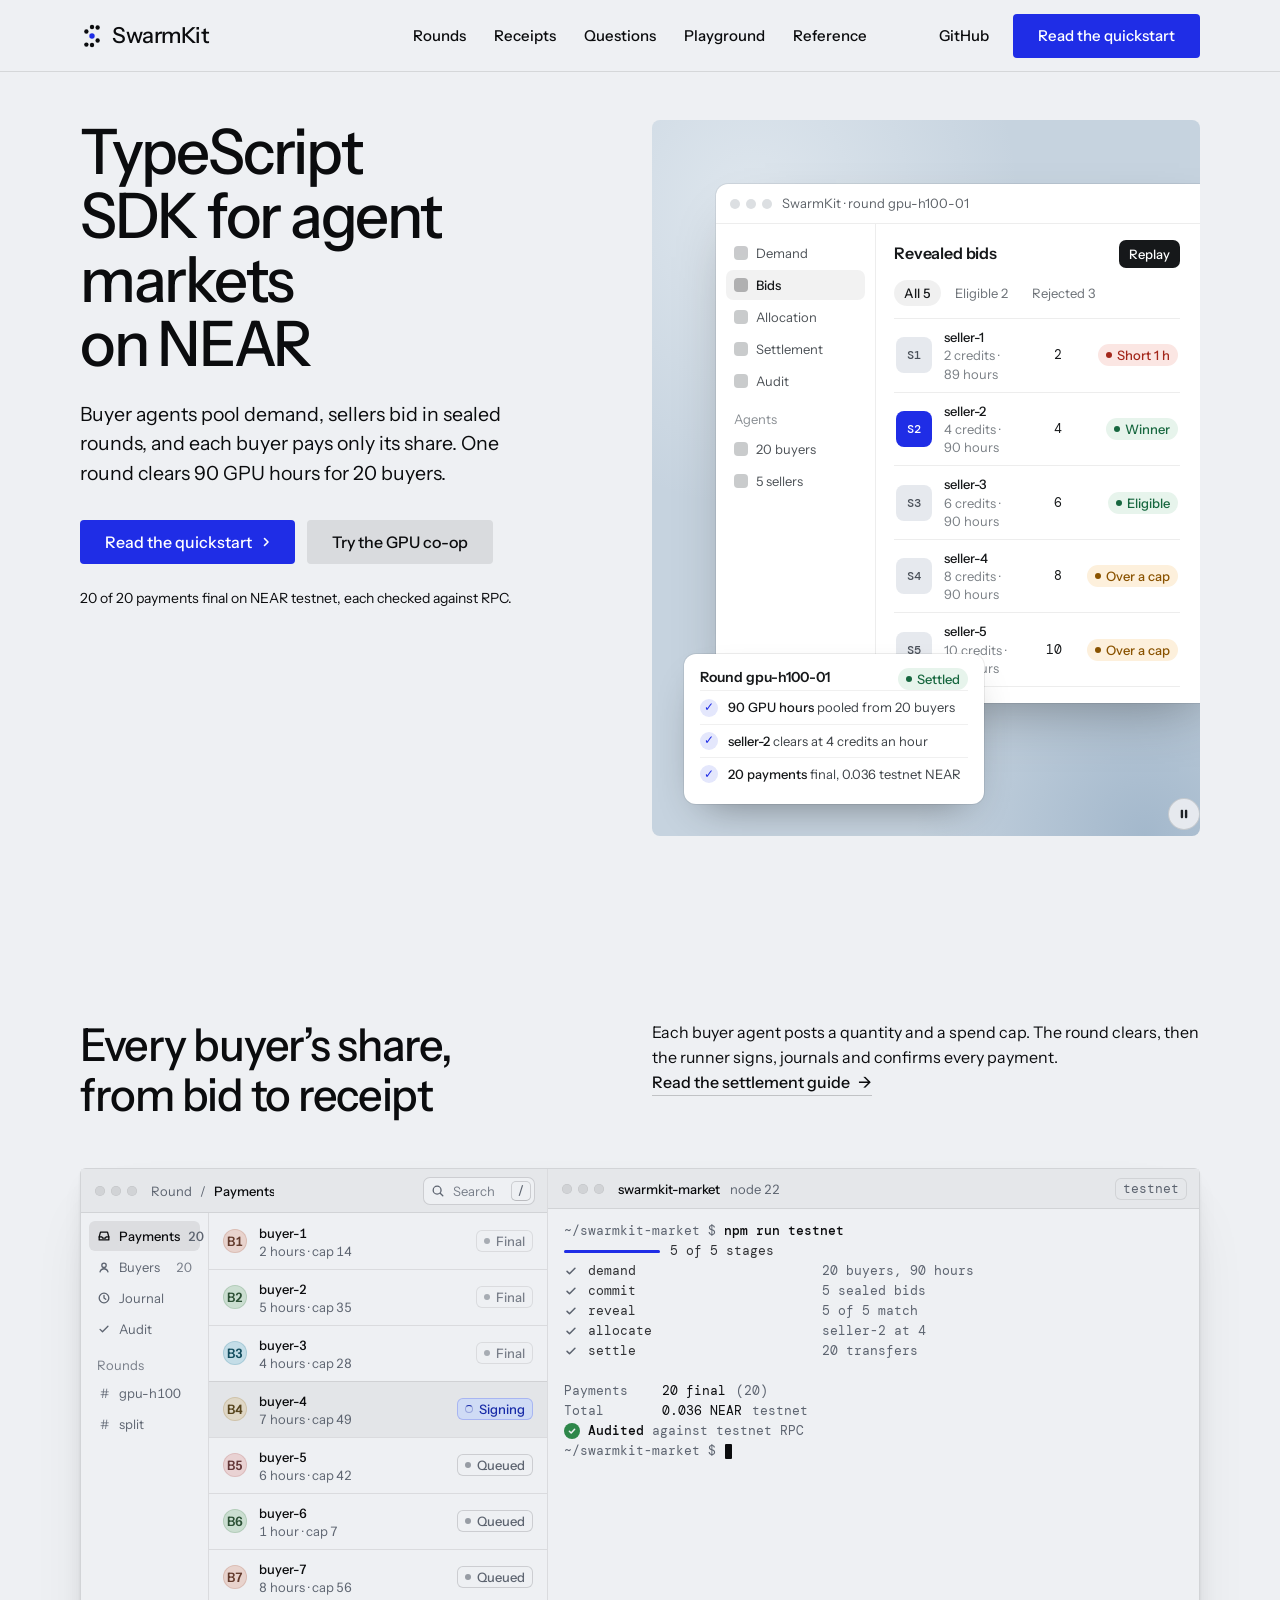
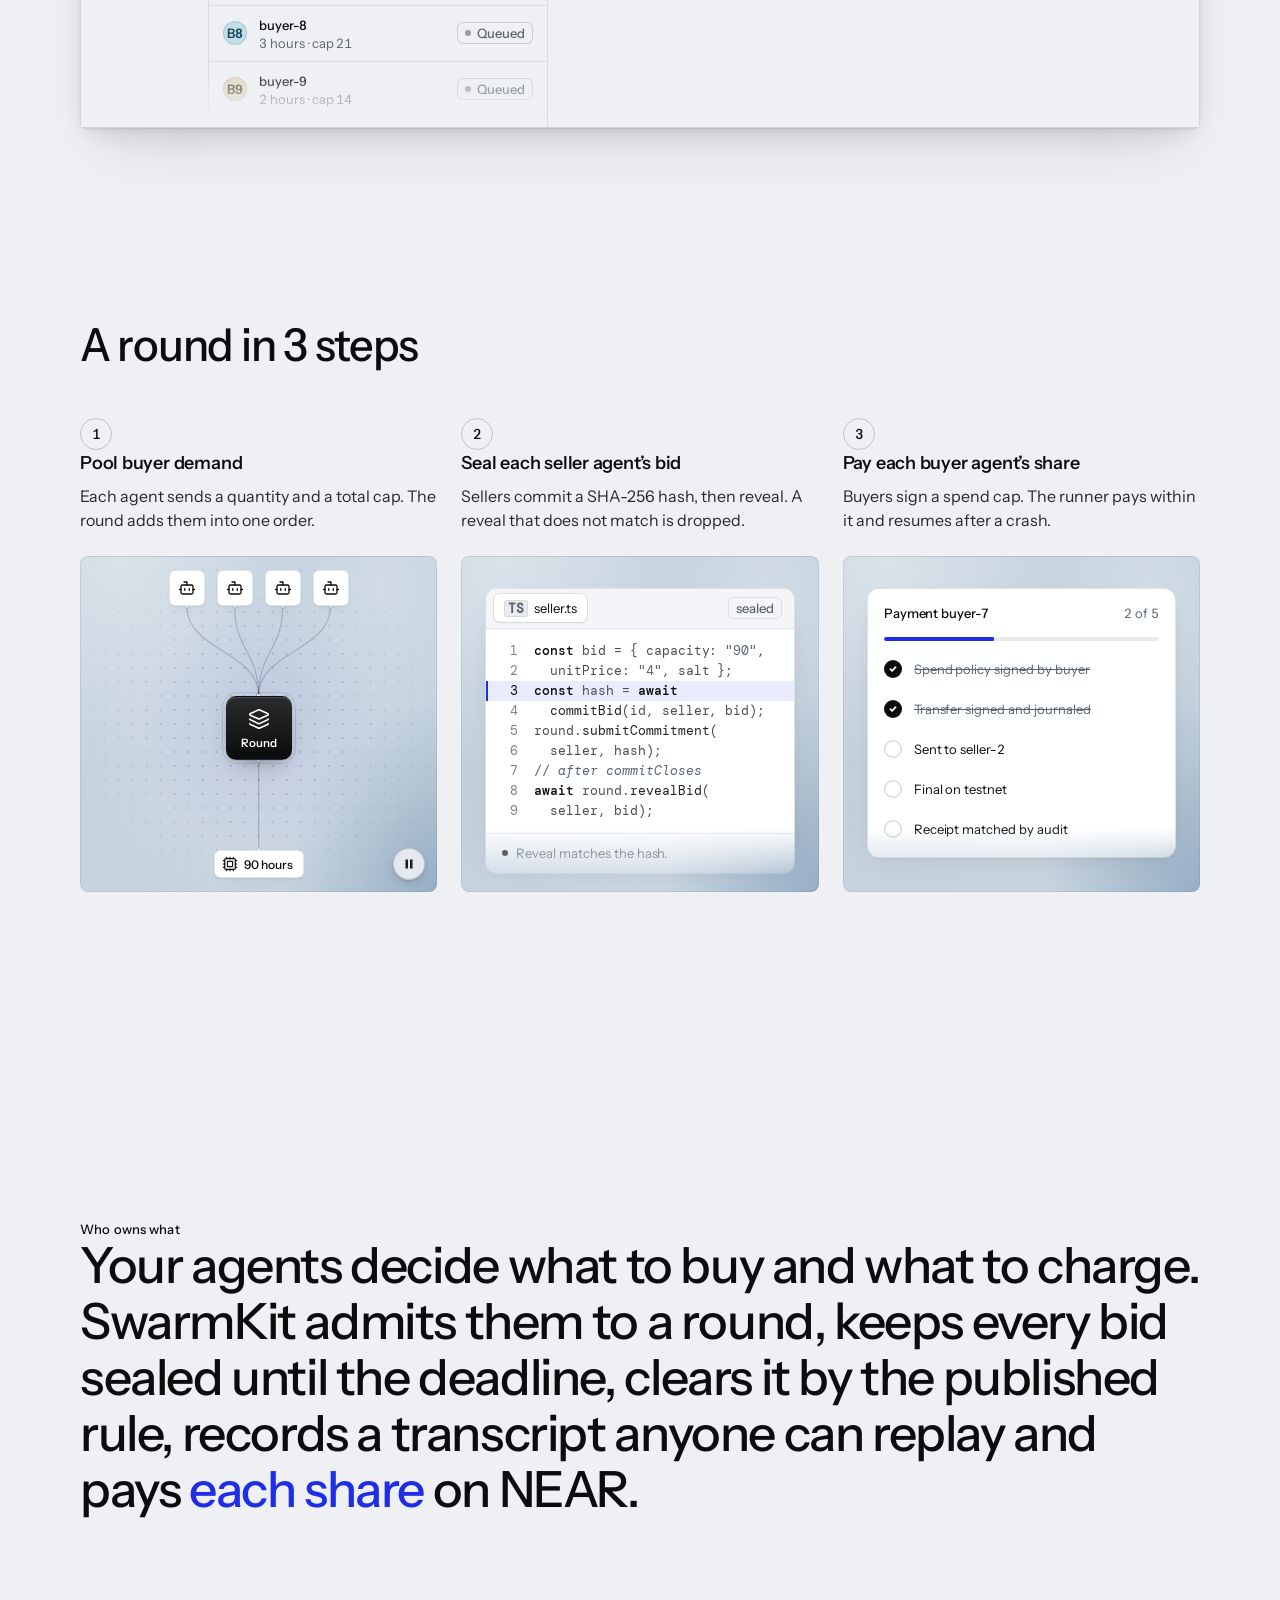
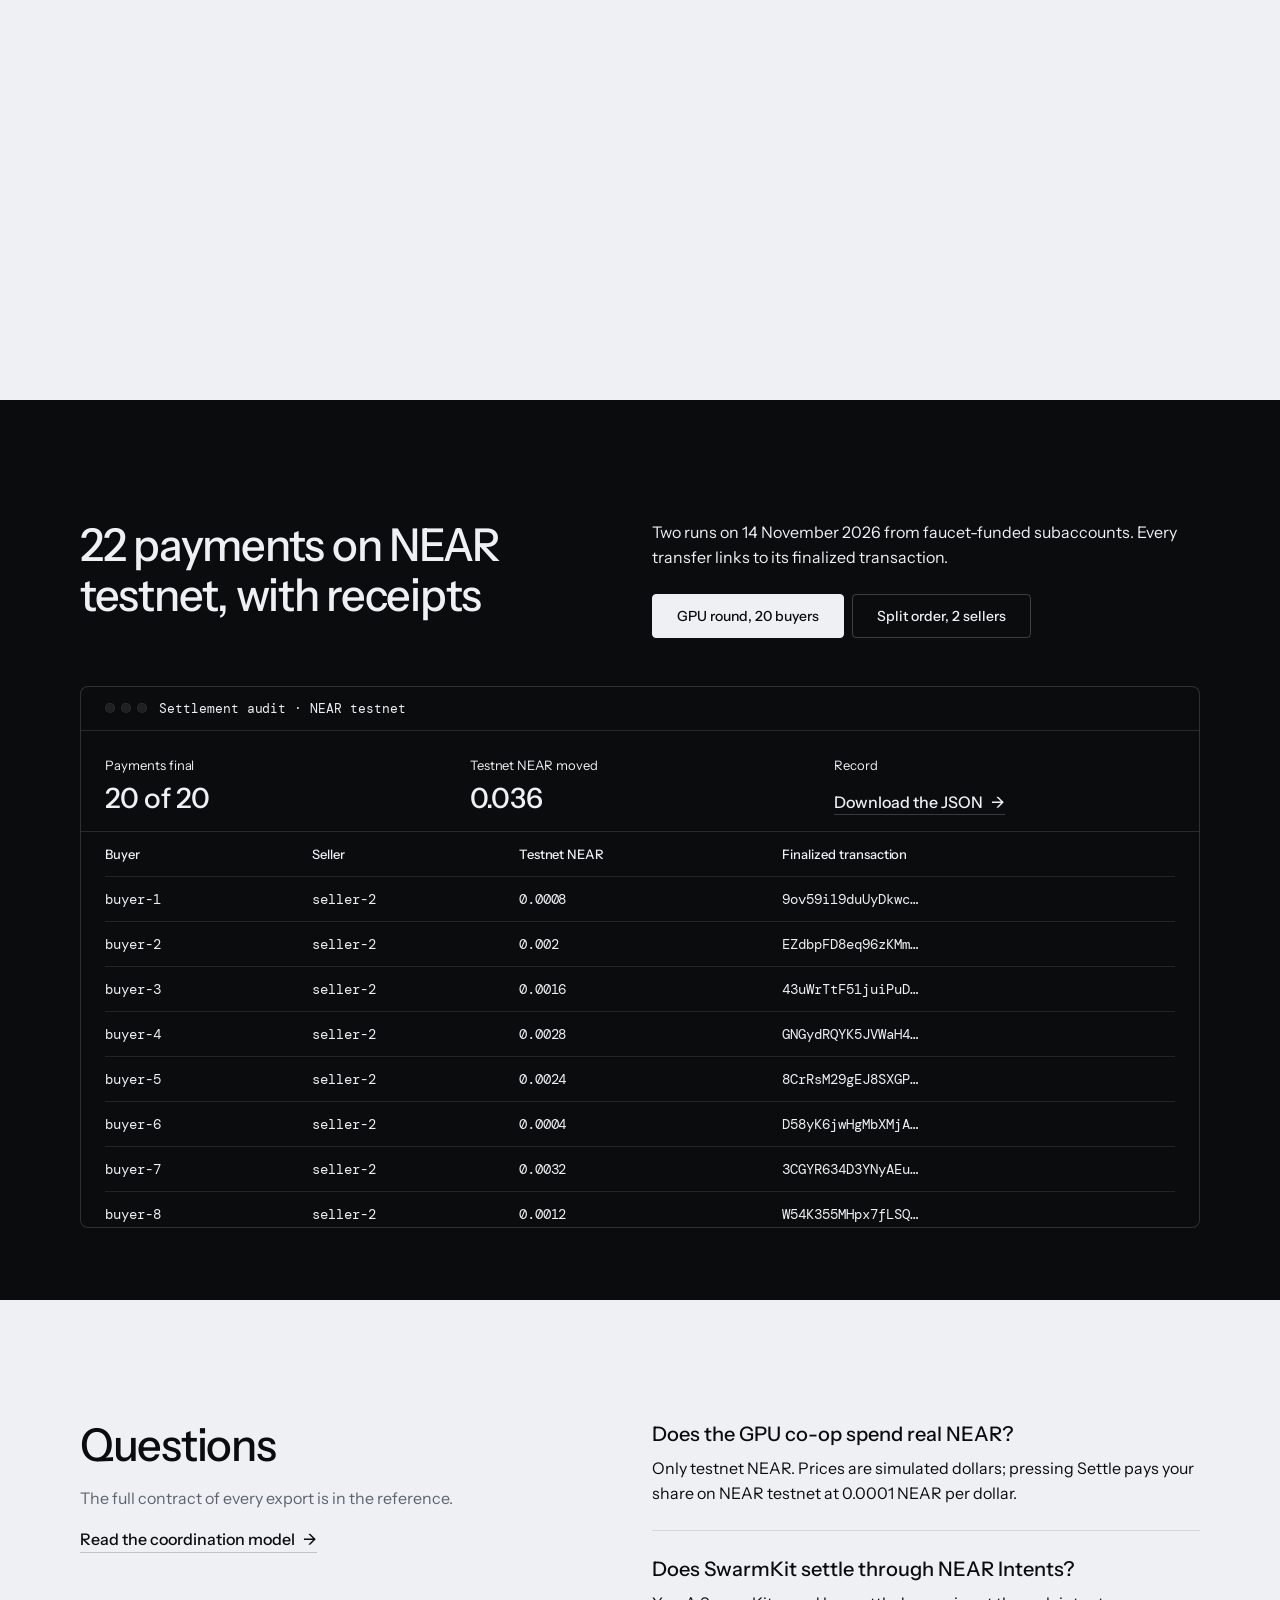
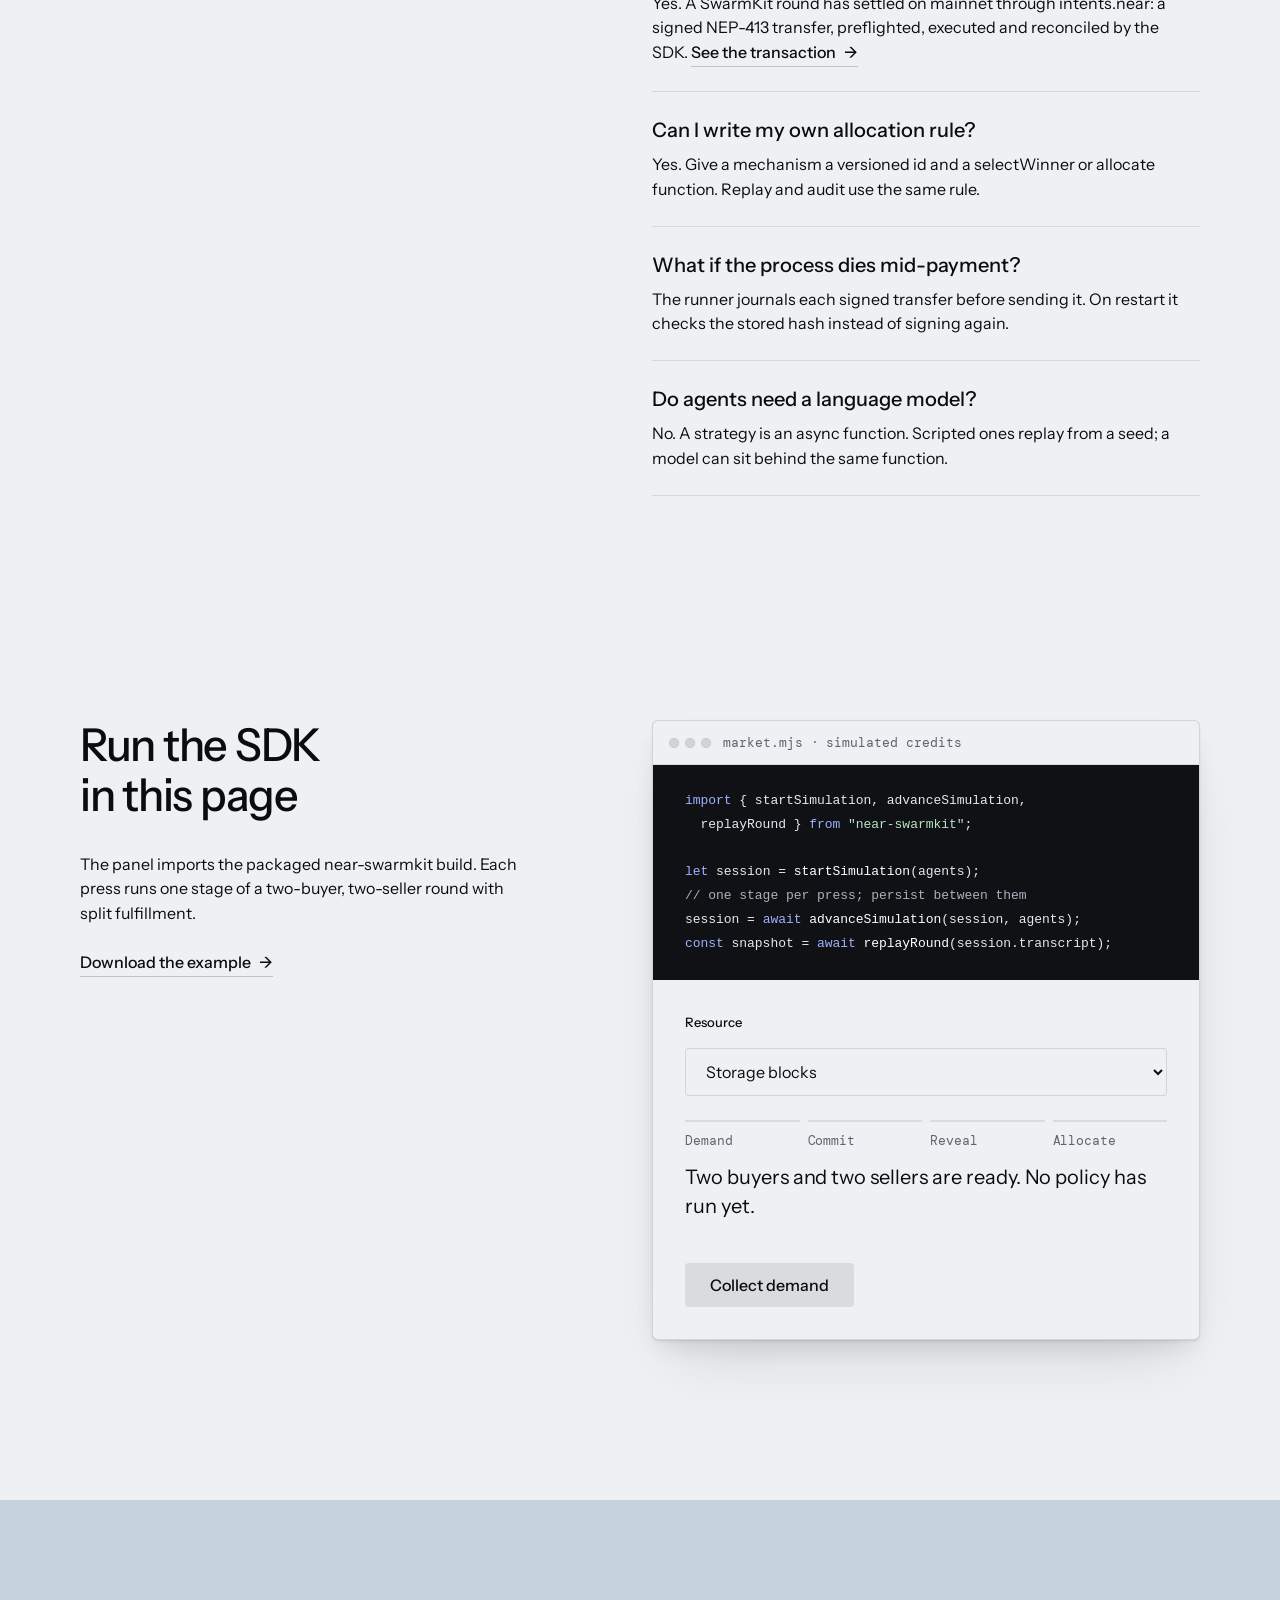
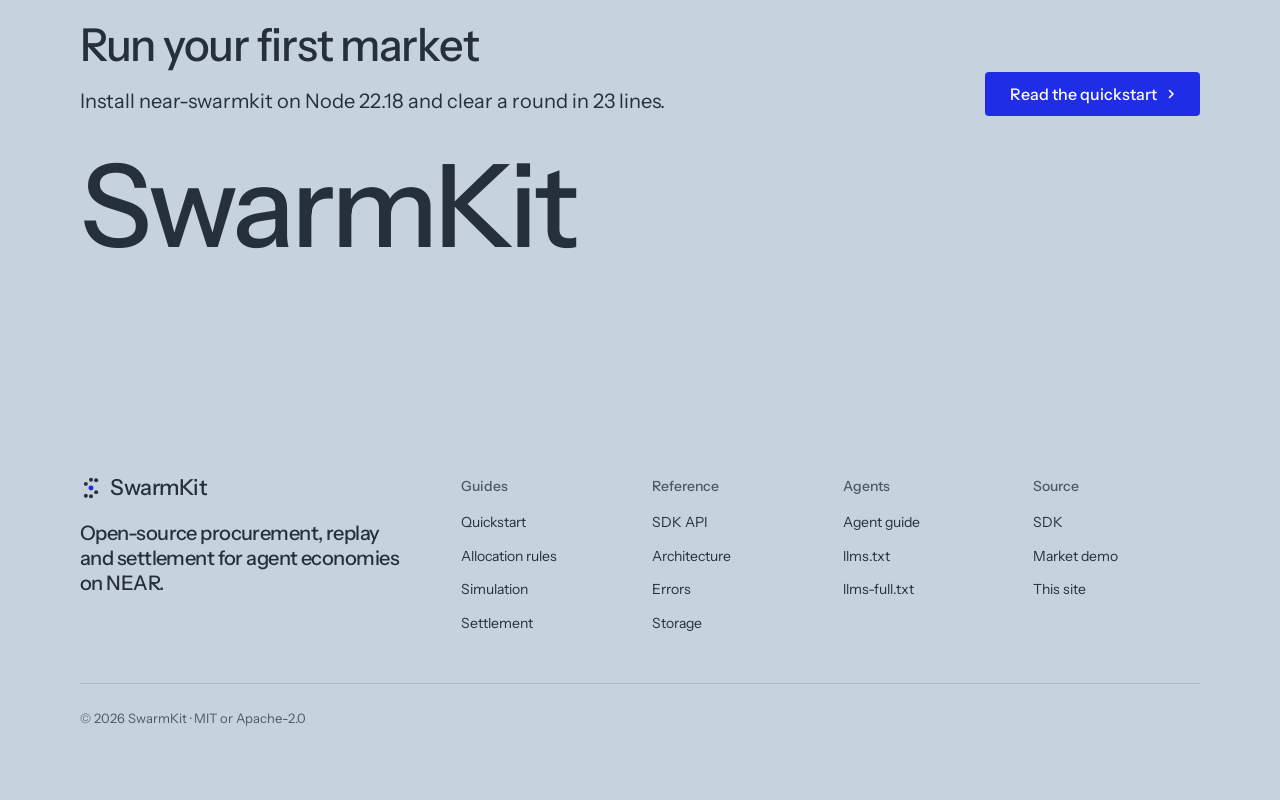
<file: index.html>
<!doctype html>
<html lang="en" data-type="software" data-radius="sharp" data-ground="sky" data-buttons="tonal" data-motion>
<head>
<meta charset="utf-8">
<meta name="viewport" content="width=device-width, initial-scale=1, viewport-fit=cover">
<title>SwarmKit: a TypeScript SDK for agent markets on NEAR</title>
<meta name="description" content="Buyer and seller agents pool demand, bid in sealed rounds and settle each share on NEAR, with replayable transcripts and resumable payments.">
<meta property="og:type" content="website">
<meta property="og:title" content="SwarmKit: a TypeScript SDK for agent markets on NEAR">
<meta property="og:description" content="Sealed-bid rounds, split allocation and recoverable NEAR settlement for agent economies.">
<meta property="og:image" content="share.jpg">
<meta name="twitter:card" content="summary_large_image">
<link rel="icon" href="favicon.svg" type="image/svg+xml">
<meta name="theme-color" content="#eef0f3">
<!-- <link rel="canonical" href="https://swarmkit.pages.dev/"> -->
<meta name="site-kind" content="software">
<meta name="page-type" content="software">
<link rel="preconnect" href="https://fonts.googleapis.com">
<link rel="preconnect" href="https://fonts.gstatic.com" crossorigin>
<link href="https://fonts.googleapis.com/css2?family=Instrument+Sans:wdth,wght@75..100,400..700&family=DM+Mono:wght@400;500&display=swap" rel="stylesheet">
<link rel="stylesheet" href="assets/system.css">
<link rel="stylesheet" href="assets/ui/cards.css">
<link rel="stylesheet" href="assets/motion/motion.css">
<link rel="stylesheet" href="assets/backgrounds/backgrounds.css">
<link rel="stylesheet" href="assets/layout/layout.css">
<link rel="stylesheet" href="assets/icons/icon.css">
<style>
:root {
  --p-bg: #eef0f3; --p-surface: #e2e5ea; --p-ink: #0b0c0e; --p-muted: #5d6470;
  --p-accent: #1f2de6; --p-accent-ink: #ffffff; --p-action: #1f2de6; --p-action-ink: #ffffff;
  --p-inv-bg: #0b0c0e; --p-inv-surface: #17181a; --p-inv-ink: #eef0f3; --p-inv-muted: #8e8f92;
  --p-inv-accent: #eef0f3; --p-inv-accent-ink: #0b0c0e; --p-inv-action: #eef0f3; --p-inv-action-ink: #0b0c0e;
  --font-display: "Instrument Sans", system-ui, sans-serif;
  --font-text: "Instrument Sans", system-ui, sans-serif;
  --font-mono: "DM Mono", ui-monospace, "SFMono-Regular", Menlo, Consolas, monospace;
  --display-weight: 500;
  --display-tracking: -0.028em;
  --display-tracking-xl: -0.036em;
  --display-stretch: 96%;
  --ly-scale: 1.04;
}
</style>
<link rel="stylesheet" href="assets/ui/base.css">
<link rel="stylesheet" href="assets/ui/window/fragment.css">
<link rel="stylesheet" href="assets/ui/terminal-run/fragment.css">
<link rel="stylesheet" href="assets/ui/code/fragment.css">
<link rel="stylesheet" href="assets/ui/checklist/fragment.css">
<link rel="stylesheet" href="assets/diagrams/diagram.css">
<link rel="stylesheet" href="assets/layout/demo.css">
<script>document.documentElement.classList.add('m-enter');setTimeout(()=>document.documentElement.classList.add('m-enter-done'),700)</script>
<script src="assets/backgrounds/backgrounds.js"></script>
<script>document.documentElement.classList.add('mo-js');setTimeout(()=>document.documentElement.classList.add('mo-safe'),2500)</script>
<link rel="modulepreload" href="assets/moments/moments.js">
<link rel="modulepreload" href="assets/moments/lib.js">
<link rel="modulepreload" href="assets/moments/word-highlight/moment.js">
<link rel="modulepreload" href="assets/moments/liquid-type/moment.js">
<link rel="stylesheet" href="site.css?v=20261114-4">
</head>
<body>
<!-- type: software (a developer tool: a TypeScript SDK)
     deal: hero collage, nav nav-centre (nav-cards redealt: no photographs), close close-word, footer footer-statement,
           rhythm dark-band, buttons tonal, mark custom (six agent dots tracing an S, the winning bid in cobalt at its centre; replaces the dealt initial), ground sky, palette cool-grey-cobalt (a cool screen-grey ground
           and one cobalt accent read as an engineering tool), type instrument (Instrument Sans + DM Mono), radius sharp
     moments: word-highlight (#rules, its own statement section), liquid-type (the close's word) -->

<header class="nav nav--centre">
  <div class="wrap nav__bar">
    <a class="skip-link" href="#top">Skip to content</a>
    <a class="nav__logo" href="#top"><svg class="logo-mark" viewBox="0 0 32 32" aria-hidden="true"><g fill="currentColor"><circle cx="16" cy="4" r="2.9"/><circle cx="23.5" cy="4.6" r="2.9"/><circle cx="8.5" cy="10" r="2.9"/><circle cx="23.5" cy="22" r="2.9"/><circle cx="8.5" cy="27.4" r="2.9"/><circle cx="16" cy="28" r="2.9"/></g><circle cx="16" cy="16" r="3.6" fill="#1f2de6"/></svg>SwarmKit</a>
    <nav class="nav__links" aria-label="Main">
      <div class="nav__item"><a class="nav__link" href="#round">Rounds</a></div>
      <div class="nav__item"><a class="nav__link" href="#testnet">Receipts</a></div>
      <div class="nav__item"><a class="nav__link" href="#questions">Questions</a></div>
      <div class="nav__item"><a class="nav__link" href="#sdk">Playground</a></div>
      <div class="nav__item"><a class="nav__link" href="./reference/">Reference</a></div>
    </nav>
    <div class="nav__actions">
      <a class="nav__link" href="https://github.com/mikemoulder/swarmkit">GitHub</a>
      <a class="btn btn--primary" href="./docs/">Read the quickstart</a>
    </div>
    <button class="nav__toggle" type="button" aria-expanded="false" aria-label="Menu">
      <svg width="18" height="18" viewBox="0 0 18 18" aria-hidden="true"><path d="M2 5h14M2 13h14" stroke="currentColor" stroke-width="1.6" stroke-linecap="round"/></svg>
    </button>
  </div>
</header>

<main id="top">
  <section class="hero hero--collage" data-enter aria-labelledby="hero-h">
    <div class="wrap"><div class="hero-text grid hero__grid">
      <div class="hero__text span-5">
        <h1 id="hero-h">TypeScript SDK for agent markets on NEAR</h1>
        <p class="hero__lead">Buyer agents pool demand, sellers bid in sealed rounds, and each buyer pays only its share. One round clears 90 GPU hours for 20 buyers.</p>
        <div class="btn-row"><a class="btn btn--primary" href="./docs/">Read the quickstart<svg class="m-arrow" viewBox="0 0 12 12" aria-hidden="true"><path class="m-arrow__stem" d="M1 6h8"/><path class="m-arrow__head" d="M4.5 2.5 8 6l-3.5 3.5"/></svg></a><a class="btn btn--secondary" href="https://swarmkit-coop.pages.dev/">Try the GPU co-op</a></div>
        <p class="hero__proof">20 of 20 payments final on NEAR testnet, each checked against RPC.</p>
      </div>
      <div class="hero__art span-6 start-7" role="img" aria-label="A SwarmKit round console: five revealed seller bids, seller 2 winning at 4 credits an hour, and the round's 20 payments settled">
        <div class="ly-piece ly-piece--main d-win" aria-hidden="true">
          <div class="d-win__bar"><span class="d-win__dots"><i></i><i></i><i></i></span><span>SwarmKit · round gpu-h100-01</span></div>
          <div class="d-win__body">
            <div class="d-side">
              <span><i></i>Demand</span><span class="is-on"><i></i>Bids</span><span><i></i>Allocation</span><span><i></i>Settlement</span><span><i></i>Audit</span>
              <span class="d-side__label">Agents</span><span><i></i>20 buyers</span><span><i></i>5 sellers</span>
            </div>
            <div class="d-main">
              <div class="d-main__head"><h4>Revealed bids</h4><span class="d-btn">Replay</span></div>
              <div class="d-tabs"><span class="is-on">All 5</span><span>Eligible 2</span><span>Rejected 3</span></div>
              <div class="d-rows">
                <div class="d-row"><span class="d-thumb sk-thumb">S1</span><div><b>seller-1</b><small>2 credits · 89 hours</small></div><span class="num">2</span><span class="d-chip d-chip--out">Short 1 h</span></div>
                <div class="d-row"><span class="d-thumb sk-thumb sk-thumb--win">S2</span><div><b>seller-2</b><small>4 credits · 90 hours</small></div><span class="num">4</span><span class="d-chip">Winner</span></div>
                <div class="d-row"><span class="d-thumb sk-thumb">S3</span><div><b>seller-3</b><small>6 credits · 90 hours</small></div><span class="num">6</span><span class="d-chip">Eligible</span></div>
                <div class="d-row"><span class="d-thumb sk-thumb">S4</span><div><b>seller-4</b><small>8 credits · 90 hours</small></div><span class="num">8</span><span class="d-chip d-chip--low">Over a cap</span></div>
                <div class="d-row"><span class="d-thumb sk-thumb">S5</span><div><b>seller-5</b><small>10 credits · 90 hours</small></div><span class="num">10</span><span class="d-chip d-chip--low">Over a cap</span></div>
              </div>
            </div>
          </div>
        </div>
        <div class="ly-piece ly-piece--note d-card" aria-hidden="true" data-ly-steps="700">
          <div class="d-card__row"><h5>Round gpu-h100-01</h5><span class="d-chip" data-step data-step-at="4">Settled</span></div>
          <div class="d-note__line" data-step><i>✓</i><span><b>90 GPU hours</b> pooled from 20 buyers</span></div>
          <div class="d-note__line" data-step><i>✓</i><span><b>seller-2</b> clears at 4 credits an hour</span></div>
          <div class="d-note__line" data-step><i>✓</i><span><b>20 payments</b> final, 0.036 testnet NEAR</span></div>
        </div>
      </div>
    </div></div>
  </section>

  <section class="section" id="round" aria-labelledby="round-h">
    <div class="wrap">
      <div class="grid">
        <h2 class="span-5" id="round-h">Every buyer’s share, from bid to receipt</h2>
        <p class="span-6 start-7 round-intro">Each buyer agent posts a quantity and a spend cap. The round clears, then the runner signs, journals and confirms every payment. <a class="link" href="./settlement/">Read the settlement guide</a></p>
      </div>
      <div class="ui app fill" role="img" aria-label="Buyer agents with their demand and payment state beside a terminal running a GPU round on NEAR testnet" data-ui-pause-host>
        <div class="app__pane app__pane--list">
          <div class="ui ui-panel ui-win" data-ui="window" data-open="Queued" data-work="Signing" data-done="Final">
            <div class="ui-win__bar">
              <span class="ui-dots" aria-hidden="true"><i></i><i></i><i></i></span>
              <span class="ui-win__crumb">Round <i>/</i> <b>Payments</b></span>
              <span class="ui-spacer"></span>
              <span class="ui-win__search" aria-hidden="true"><svg class="ui-icon" viewBox="0 0 16 16"><circle cx="7" cy="7" r="4.5"/><path d="m10.5 10.5 3 3"/></svg><span class="ui-win__ph">Search</span><span class="ui-kbd">/</span></span>
            </div>
            <div class="ui-win__body">
              <nav class="ui-win__side" aria-hidden="true">
                <span class="ui-win__nav is-on"><svg class="ui-icon" viewBox="0 0 16 16"><path d="M2.5 9h3l1 1.5h3l1-1.5h3"/><path d="M2.5 9 4 3.5h8L13.5 9v3.5h-11z"/></svg>Payments<em>20</em></span>
                <span class="ui-win__nav"><svg class="ui-icon" viewBox="0 0 16 16"><circle cx="8" cy="6" r="2.5"/><path d="M3.5 13.5c.6-2.3 2.4-3.5 4.5-3.5s3.9 1.2 4.5 3.5"/></svg>Buyers<em>20</em></span>
                <span class="ui-win__nav"><svg class="ui-icon" viewBox="0 0 16 16"><circle cx="8" cy="8" r="5.5"/><path d="M8 5v3l2 1.5"/></svg>Journal</span>
                <span class="ui-win__nav"><svg class="ui-icon" viewBox="0 0 16 16"><path d="m3.5 8.4 2.8 2.8 6.2-6.4"/></svg>Audit</span>
                <span class="ui-win__label">Rounds</span>
                <span class="ui-win__nav"><span class="ui-win__hash">#</span>gpu-h100</span>
                <span class="ui-win__nav"><span class="ui-win__hash">#</span>split</span>
              </nav>
              <div class="ui-win__main">
                <div class="ui-win__cols" aria-hidden="true"><span>Buyer</span><span>Share</span><span>Status</span><span>NEAR</span></div>
                <ul class="ui-win__rows">
                  <li class="ui-win__row" data-row><span class="ui-avatar" data-tone="1">B1</span><span class="ui-win__who">buyer-1</span><span class="ui-win__sub">2 hours · cap 14</span><span class="ui-win__st is-done" data-st>Final</span><span class="ui-win__age">0.0008</span></li>
                  <li class="ui-win__row" data-row><span class="ui-avatar" data-tone="3">B2</span><span class="ui-win__who">buyer-2</span><span class="ui-win__sub">5 hours · cap 35</span><span class="ui-win__st is-done" data-st>Final</span><span class="ui-win__age">0.002</span></li>
                  <li class="ui-win__row" data-row><span class="ui-avatar" data-tone="4">B3</span><span class="ui-win__who">buyer-3</span><span class="ui-win__sub">4 hours · cap 28</span><span class="ui-win__st" data-st>Queued</span><span class="ui-win__age">0.0016</span></li>
                  <li class="ui-win__row" data-row><span class="ui-avatar" data-tone="2">B4</span><span class="ui-win__who">buyer-4</span><span class="ui-win__sub">7 hours · cap 49</span><span class="ui-win__st" data-st>Queued</span><span class="ui-win__age">0.0028</span></li>
                  <li class="ui-win__row" data-row><span class="ui-avatar" data-tone="5">B5</span><span class="ui-win__who">buyer-5</span><span class="ui-win__sub">6 hours · cap 42</span><span class="ui-win__st" data-st>Queued</span><span class="ui-win__age">0.0024</span></li>
                  <li class="ui-win__row" data-row><span class="ui-avatar" data-tone="3">B6</span><span class="ui-win__who">buyer-6</span><span class="ui-win__sub">1 hour · cap 7</span><span class="ui-win__st" data-st>Queued</span><span class="ui-win__age">0.0004</span></li>
                  <li class="ui-win__row" data-row><span class="ui-avatar" data-tone="1">B7</span><span class="ui-win__who">buyer-7</span><span class="ui-win__sub">8 hours · cap 56</span><span class="ui-win__st" data-st>Queued</span><span class="ui-win__age">0.0032</span></li>
                  <li class="ui-win__row" data-row><span class="ui-avatar" data-tone="4">B8</span><span class="ui-win__who">buyer-8</span><span class="ui-win__sub">3 hours · cap 21</span><span class="ui-win__st" data-st>Queued</span><span class="ui-win__age">0.0012</span></li>
                  <li class="ui-win__row" data-row><span class="ui-avatar" data-tone="2">B9</span><span class="ui-win__who">buyer-9</span><span class="ui-win__sub">2 hours · cap 14</span><span class="ui-win__st" data-st>Queued</span><span class="ui-win__age">0.0008</span></li>
                  <li class="ui-win__row" data-row><span class="ui-avatar" data-tone="5">B10</span><span class="ui-win__who">buyer-10</span><span class="ui-win__sub">5 hours · cap 35</span><span class="ui-win__st" data-st>Queued</span><span class="ui-win__age">0.002</span></li>
                </ul>
              </div>
            </div>
          </div>
        </div>
        <div class="app__pane app__pane--open" data-ui-loop>
          <div class="ui ui-panel ui-term" data-ui="terminal-run">
            <div class="ui-term__head">
              <span class="ui-dots" aria-hidden="true"><i></i><i></i><i></i></span>
              <span class="ui-term__title">swarmkit-market</span>
              <span class="ui-meta">node 22</span>
              <span class="ui-spacer"></span>
              <span class="ui-chip ui-chip--plain ui-term__branch">testnet</span>
            </div>
            <div class="ui-term__screen" data-term-screen>
              <div class="ui-term__track" data-term-track>
                <div class="ui-term__ln ui-term__cmd"><span class="ui-term__cwd">~/<span class="ui-term__up">swarmkit-</span>market</span><span class="ui-term__sig">$</span><span class="ui-term__typed" data-term-cmd>npm run testnet</span></div>
                <div class="ui-term__ln ui-term__meter" data-term-out data-term-meter><span class="ui-term__bar" style="--p:1"><i></i></span><span class="ui-term__count" data-term-count>5 of 5 stages</span></div>
                <div class="ui-term__ln ui-term__log" data-term-out data-term-step><svg class="ui-term__tick" viewBox="0 0 16 16" aria-hidden="true"><path d="m3.5 8.4 2.8 2.8 6.2-6.4"/></svg><span class="ui-term__path">demand</span><span class="ui-term__n">20 buyers, 90 hours</span></div>
                <div class="ui-term__ln ui-term__log" data-term-out data-term-step><svg class="ui-term__tick" viewBox="0 0 16 16" aria-hidden="true"><path d="m3.5 8.4 2.8 2.8 6.2-6.4"/></svg><span class="ui-term__path">commit</span><span class="ui-term__n">5 sealed bids</span></div>
                <div class="ui-term__ln ui-term__log" data-term-out data-term-step><svg class="ui-term__tick" viewBox="0 0 16 16" aria-hidden="true"><path d="m3.5 8.4 2.8 2.8 6.2-6.4"/></svg><span class="ui-term__path">reveal</span><span class="ui-term__n">5 of 5 match</span></div>
                <div class="ui-term__ln ui-term__log" data-term-out data-term-step><svg class="ui-term__tick" viewBox="0 0 16 16" aria-hidden="true"><path d="m3.5 8.4 2.8 2.8 6.2-6.4"/></svg><span class="ui-term__path">allocate</span><span class="ui-term__n">seller-2 at 4</span></div>
                <div class="ui-term__ln ui-term__log" data-term-out data-term-step><svg class="ui-term__tick" viewBox="0 0 16 16" aria-hidden="true"><path d="m3.5 8.4 2.8 2.8 6.2-6.4"/></svg><span class="ui-term__path">settle</span><span class="ui-term__n">20 transfers</span></div>
                <div class="ui-term__ln ui-term__gap" data-term-out aria-hidden="true"></div>
                <div class="ui-term__ln ui-term__sum" data-term-out><span class="ui-term__key">Payments</span><span class="ui-term__val">20 final</span><span class="ui-term__dim">(20)</span></div>
                <div class="ui-term__ln ui-term__sum" data-term-out><span class="ui-term__key">Total</span><span class="ui-term__val">0.036 NEAR</span><span class="ui-term__dim">testnet</span></div>
                <div class="ui-term__ln ui-term__done" data-term-out data-term-done><span class="ui-term__ok"><svg viewBox="0 0 16 16" aria-hidden="true"><path d="m4.5 8.3 2.4 2.4 4.6-5"/></svg></span><b>Audited</b><span class="ui-term__dim">against testnet RPC</span></div>
                <div class="ui-term__ln ui-term__cmd" data-term-next><span class="ui-term__cwd">~/<span class="ui-term__up">swarmkit-</span>market</span><span class="ui-term__sig">$</span><span class="ui-term__typed"></span><i class="ui-term__caret" aria-hidden="true"></i></div>
              </div>
            </div>
          </div>
        </div>
      </div>
    </div>
  </section>

  <section class="section" id="how" style="--hm: 2" aria-labelledby="how-h">
    <div class="wrap">
      <div class="section-head"><h2 id="how-h">A round in 3 steps</h2></div>
      <div class="grid steps">
        <article class="card card--row card--open span-4">
          <span class="step-num">1</span>
          <h3>Pool buyer demand</h3>
          <p>Each agent sends a quantity and a total cap. The round adds them into one order.</p>
          <div class="panel"><div class="dg" data-diagram><script type="application/json">{"layout":"fanin","alt":"Four buyer agents send GPU-hour demand into one pooled round, which opens to sealed bids.","sources":[{"label":"buyer-1","icon":"ui:bot","sub":"2 h"},{"label":"buyer-2","icon":"ui:bot","sub":"5 h"},{"label":"buyer-7","icon":"ui:bot","sub":"8 h"},{"label":"buyer-12","icon":"ui:bot","sub":"7 h"}],"target":{"label":"Round","icon":"ui:layers"},"then":{"label":"90 hours","icon":"ui:cpu","meta":"20 buyers"}}</script></div></div>
        </article>
        <article class="card card--row card--open span-4">
          <span class="step-num">2</span>
          <h3>Seal each seller agent’s bid</h3>
          <p>Sellers commit a SHA-256 hash, then reveal. A reveal that does not match is dropped.</p>
          <div class="panel"><div class="stage stage--fade-b"><div class="at-rise fit" style="--fit-max:340px;--ax:max(24px, 50% - 170px);--ay:32px">
            <div class="ui ui-panel ui-code" data-ui="code">
              <div class="ui-code__tabs"><span class="ui-code__tab is-on"><i class="ui-code__lang">TS</i>seller.ts</span><span class="ui-spacer"></span><span class="ui-chip ui-chip--plain ui-code__chip" data-code-chip>sealed</span></div>
              <pre class="ui-code__pre"><code><span class="ui-code__ln" data-n="1"><span class="k">const</span> bid = { capacity: <span class="n">"90"</span>,</span>
<span class="ui-code__ln" data-n="2">  unitPrice: <span class="n">"4"</span>, salt };</span>
<span class="ui-code__ln is-mark" data-n="3"><span class="k">const</span> hash = <span class="k">await</span></span>
<span class="ui-code__ln" data-n="4">  <span class="f">commitBid</span>(id, seller, bid);</span>
<span class="ui-code__ln" data-n="5">round.<span class="f">submitCommitment</span>(</span>
<span class="ui-code__ln" data-n="6">  seller, hash);</span>
<span class="ui-code__ln" data-n="7"><span class="c">// after commitCloses</span></span>
<span class="ui-code__ln" data-n="8"><span class="k">await</span> round.<span class="f">revealBid</span>(</span>
<span class="ui-code__ln" data-n="9">  seller, bid);</span></code></pre>
              <div class="ui-code__hint" data-code-hint><span class="ui-dot"></span><span data-code-text>Reveal matches the hash.</span></div>
            </div>
          </div></div></div>
        </article>
        <article class="card card--row card--open span-4">
          <span class="step-num">3</span>
          <h3>Pay each buyer agent’s share</h3>
          <p>Buyers sign a spend cap. The runner pays within it and resumes after a crash.</p>
          <div class="panel" data-ui-pause-host><div class="stage stage--fade-b"><div class="at-rise fit" style="--fit-max:340px;--ax:max(24px, 50% - 170px);--ay:32px" data-ui-loop>
            <div class="ui ui-panel ui-checks" data-ui="checklist">
              <div class="ui-checks__head"><div class="ui-title">Payment buyer-7</div><span class="ui-spacer"></span><div class="ui-meta" data-checks-count>2 of 5</div></div>
              <div class="ui-checks__bar"><i data-checks-bar style="--k:0.4"></i></div>
              <ul class="ui-checks__list">
                <li class="ui-check is-done"><span class="ui-check__box"><svg viewBox="0 0 16 16"><path d="m4.5 8.2 2.3 2.3 4.7-5"/></svg></span><span class="ui-check__label">Spend policy signed by buyer</span></li>
                <li class="ui-check is-done"><span class="ui-check__box"><svg viewBox="0 0 16 16"><path d="m4.5 8.2 2.3 2.3 4.7-5"/></svg></span><span class="ui-check__label">Transfer signed and journaled</span></li>
                <li class="ui-check"><span class="ui-check__box"><svg viewBox="0 0 16 16"><path d="m4.5 8.2 2.3 2.3 4.7-5"/></svg></span><span class="ui-check__label">Sent to seller-2</span></li>
                <li class="ui-check"><span class="ui-check__box"><svg viewBox="0 0 16 16"><path d="m4.5 8.2 2.3 2.3 4.7-5"/></svg></span><span class="ui-check__label">Final on testnet</span></li>
                <li class="ui-check"><span class="ui-check__box"><svg viewBox="0 0 16 16"><path d="m4.5 8.2 2.3 2.3 4.7-5"/></svg></span><span class="ui-check__label">Receipt matched by audit</span></li>
              </ul>
            </div>
          </div></div></div>
        </article>
      </div>
    </div>
  </section>

  <section class="section statement" id="rules" data-moment="word-highlight" aria-label="Who owns what">
    <div class="wrap">
      <p class="t-label">Who owns what</p>
      <p class="mo-wh__text">Your agents decide what to buy and what to charge. SwarmKit admits them to a round, keeps every bid sealed until the deadline, clears it by the published rule, records a transcript anyone can replay and pays <strong>each share</strong> on NEAR.</p>
    </div>
  </section>

  <section class="section ground-inverse" id="testnet" aria-labelledby="testnet-h">
    <div class="wrap">
      <div class="grid">
        <h2 class="span-5" id="testnet-h">22 payments on NEAR testnet, with receipts</h2>
        <div class="span-6 start-7 testnet-intro">
          <p>Two runs on 14 November 2026 from faucet-funded subaccounts. Every transfer links to its finalized transaction.</p>
          <div class="switcher" role="group" aria-label="Validation run"><button type="button" data-evidence="gpu" aria-pressed="true">GPU round, 20 buyers</button><button type="button" data-evidence="split" aria-pressed="false">Split order, 2 sellers</button></div>
        </div>
      </div>
      <div class="receipts ui ui-receipts fill">
        <div class="receipts__bar"><span class="ui-dots" aria-hidden="true"><i></i><i></i><i></i></span><span>Settlement audit · NEAR testnet</span></div>
        <dl class="receipt-facts"><div><dt>Payments final</dt><dd id="payment-count">20 of 20</dd></div><div><dt>Testnet NEAR moved</dt><dd id="near-total">0.036</dd></div><div><dt>Record</dt><dd><a class="link" id="evidence-download" href="./evidence/gpu.json">Download the JSON</a></dd></div></dl>
        <div class="receipt-table" id="receipt-table" aria-live="polite"><p class="muted">Loading the recorded receipts.</p></div>
      </div>
    </div>
  </section>

  <section class="section" id="questions" aria-labelledby="questions-h">
    <div class="wrap">
      <div class="grid grid--top">
        <div class="span-5 stack-4">
          <h2 id="questions-h">Questions</h2>
          <p class="muted">The full contract of every export is in the reference.</p>
          <p><a class="link" href="./concepts/">Read the coordination model</a></p>
        </div>
        <div class="faq span-6 start-7">
          <div class="faq__item"><h3>Does the GPU co-op spend real NEAR?</h3><p>Only testnet NEAR. Prices are simulated dollars; pressing Settle pays your share on NEAR testnet at 0.0001 NEAR per dollar.</p></div>
          <div class="faq__item"><h3>Does SwarmKit settle through NEAR Intents?</h3><p>Yes. A SwarmKit round has settled on mainnet through intents.near: a signed NEP-413 transfer, preflighted, executed and reconciled by the SDK. <a class="link" href="https://nearblocks.io/txns/DHs7dV52LkYyme7mCpKYx7eBERuJN8ZdZiAyoxybAvPE">See the transaction</a></p></div>
          <div class="faq__item"><h3>Can I write my own allocation rule?</h3><p>Yes. Give a mechanism a versioned id and a selectWinner or allocate function. Replay and audit use the same rule.</p></div>
          <div class="faq__item"><h3>What if the process dies mid-payment?</h3><p>The runner journals each signed transfer before sending it. On restart it checks the stored hash instead of signing again.</p></div>
          <div class="faq__item"><h3>Do agents need a language model?</h3><p>No. A strategy is an async function. Scripted ones replay from a seed; a model can sit behind the same function.</p></div>
        </div>
      </div>
    </div>
  </section>
  <section class="section" id="sdk" style="--hm: 2" aria-labelledby="sdk-h">
    <div class="wrap">
      <div class="grid">
        <div class="span-5 sdk-copy">
          <h2 id="sdk-h">Run the SDK in this page</h2>
          <p>The panel imports the packaged near-swarmkit build. Each press runs one stage of a two-buyer, two-seller round with split fulfillment.</p>
          <p><a class="link" href="./examples/incremental-market.mjs">Download the example</a></p>
        </div>
        <div class="span-6 start-7 play ui ui-play" aria-labelledby="sdk-h">
          <div class="play__bar"><span class="ui-dots" aria-hidden="true"><i></i><i></i><i></i></span><span>market.mjs · simulated credits</span></div>
          <pre class="play__code" aria-label="The code each press runs"><code><span class="k">import</span> { startSimulation, advanceSimulation,
  replayRound } <span class="k">from</span> <span class="s">"near-swarmkit"</span>;

<span class="k">let</span> session = <span class="f">startSimulation</span>(agents);
<span class="c">// one stage per press; persist between them</span>
session = <span class="k">await</span> <span class="f">advanceSimulation</span>(session, agents);
<span class="k">const</span> snapshot = <span class="k">await</span> <span class="f">replayRound</span>(session.transcript);</code></pre>
          <div class="play__body">
            <label class="play__label" for="play-resource">Resource</label>
            <select id="play-resource"><option value="storage">Storage blocks</option><option value="inference">Inference credits</option></select>
            <ol class="play__stages" aria-label="Round stages"><li data-stage="demand">Demand</li><li data-stage="commit">Commit</li><li data-stage="reveal">Reveal</li><li data-stage="closed">Allocate</li></ol>
            <p id="play-output" class="play__out" aria-live="polite">Loading the SDK.</p>
            <button id="play-step" class="btn btn--secondary play__btn" type="button" disabled>Collect demand</button>
          </div>
        </div>
      </div>
    </div>
  </section>

</main>

<footer class="footer closing footer--statement g2m" id="contact" aria-labelledby="close-h">
  <div class="wrap">
    <div class="closing__cta close--word">
      <div class="section-head--split">
        <div><h2 id="close-h">Run your first market</h2><p class="t-lead">Install near-swarmkit on Node 22.18 and clear a round in 23 lines.</p></div>
        <a class="btn btn--primary" href="./docs/">Read the quickstart<svg class="m-arrow" viewBox="0 0 12 12" aria-hidden="true"><path class="m-arrow__stem" d="M1 6h8"/><path class="m-arrow__head" d="M4.5 2.5 8 6l-3.5 3.5"/></svg></a>
      </div>
      <p class="close__word mo-lt__type" data-moment="liquid-type" aria-hidden="true">SwarmKit</p>
    </div>
    <div class="closing__links">
      <div class="grid">
        <div class="span-4 stack-4">
          <a class="nav__logo" href="#top"><svg class="logo-mark" viewBox="0 0 32 32" aria-hidden="true"><g fill="currentColor"><circle cx="16" cy="4" r="2.9"/><circle cx="23.5" cy="4.6" r="2.9"/><circle cx="8.5" cy="10" r="2.9"/><circle cx="23.5" cy="22" r="2.9"/><circle cx="8.5" cy="27.4" r="2.9"/><circle cx="16" cy="28" r="2.9"/></g><circle cx="16" cy="16" r="3.6" fill="#1f2de6"/></svg>SwarmKit</a>
          <p class="footer__lede">Open-source procurement, replay and settlement for agent economies on NEAR.</p>
        </div>
        <div class="span-2 footer__col"><h3>Guides</h3><ul><li><a href="./docs/">Quickstart</a></li><li><a href="./mechanisms/">Allocation rules</a></li><li><a href="./simulation/">Simulation</a></li><li><a href="./settlement/">Settlement</a></li></ul></div>
        <div class="span-2 footer__col"><h3>Reference</h3><ul><li><a href="./reference/">SDK API</a></li><li><a href="./architecture/">Architecture</a></li><li><a href="./errors/">Errors</a></li><li><a href="./storage/">Storage</a></li></ul></div>
        <div class="span-2 footer__col"><h3>Agents</h3><ul><li><a href="./agents/">Agent guide</a></li><li><a href="./llms.txt">llms.txt</a></li><li><a href="./llms-full.txt">llms-full.txt</a></li></ul></div>
        <div class="span-2 footer__col"><h3>Source</h3><ul><li><a href="https://github.com/mikemoulder/swarmkit">SDK</a></li><li><a href="https://github.com/mikemoulder/swarmkit-market">Market demo</a></li><li><a href="https://github.com/mikemoulder/swarmkit-site">This site</a></li></ul></div>
      </div>
      <div class="footer__legal">
        <span>&copy; 2026 SwarmKit · MIT or Apache-2.0</span>
        <div class="socials"></div>
      </div>
    </div>
  </div>
</footer>

<script type="module" src="assets/system.js"></script>
<script type="module" src="assets/motion/motion.js"></script>
<script type="module" src="assets/layout/layout.js"></script>
<script type="module" src="assets/diagrams/mount.js"></script>
<script type="module" src="./playground.mjs"></script>
<script type="module" src="./evidence.mjs"></script>
</body>
</html>
</file>
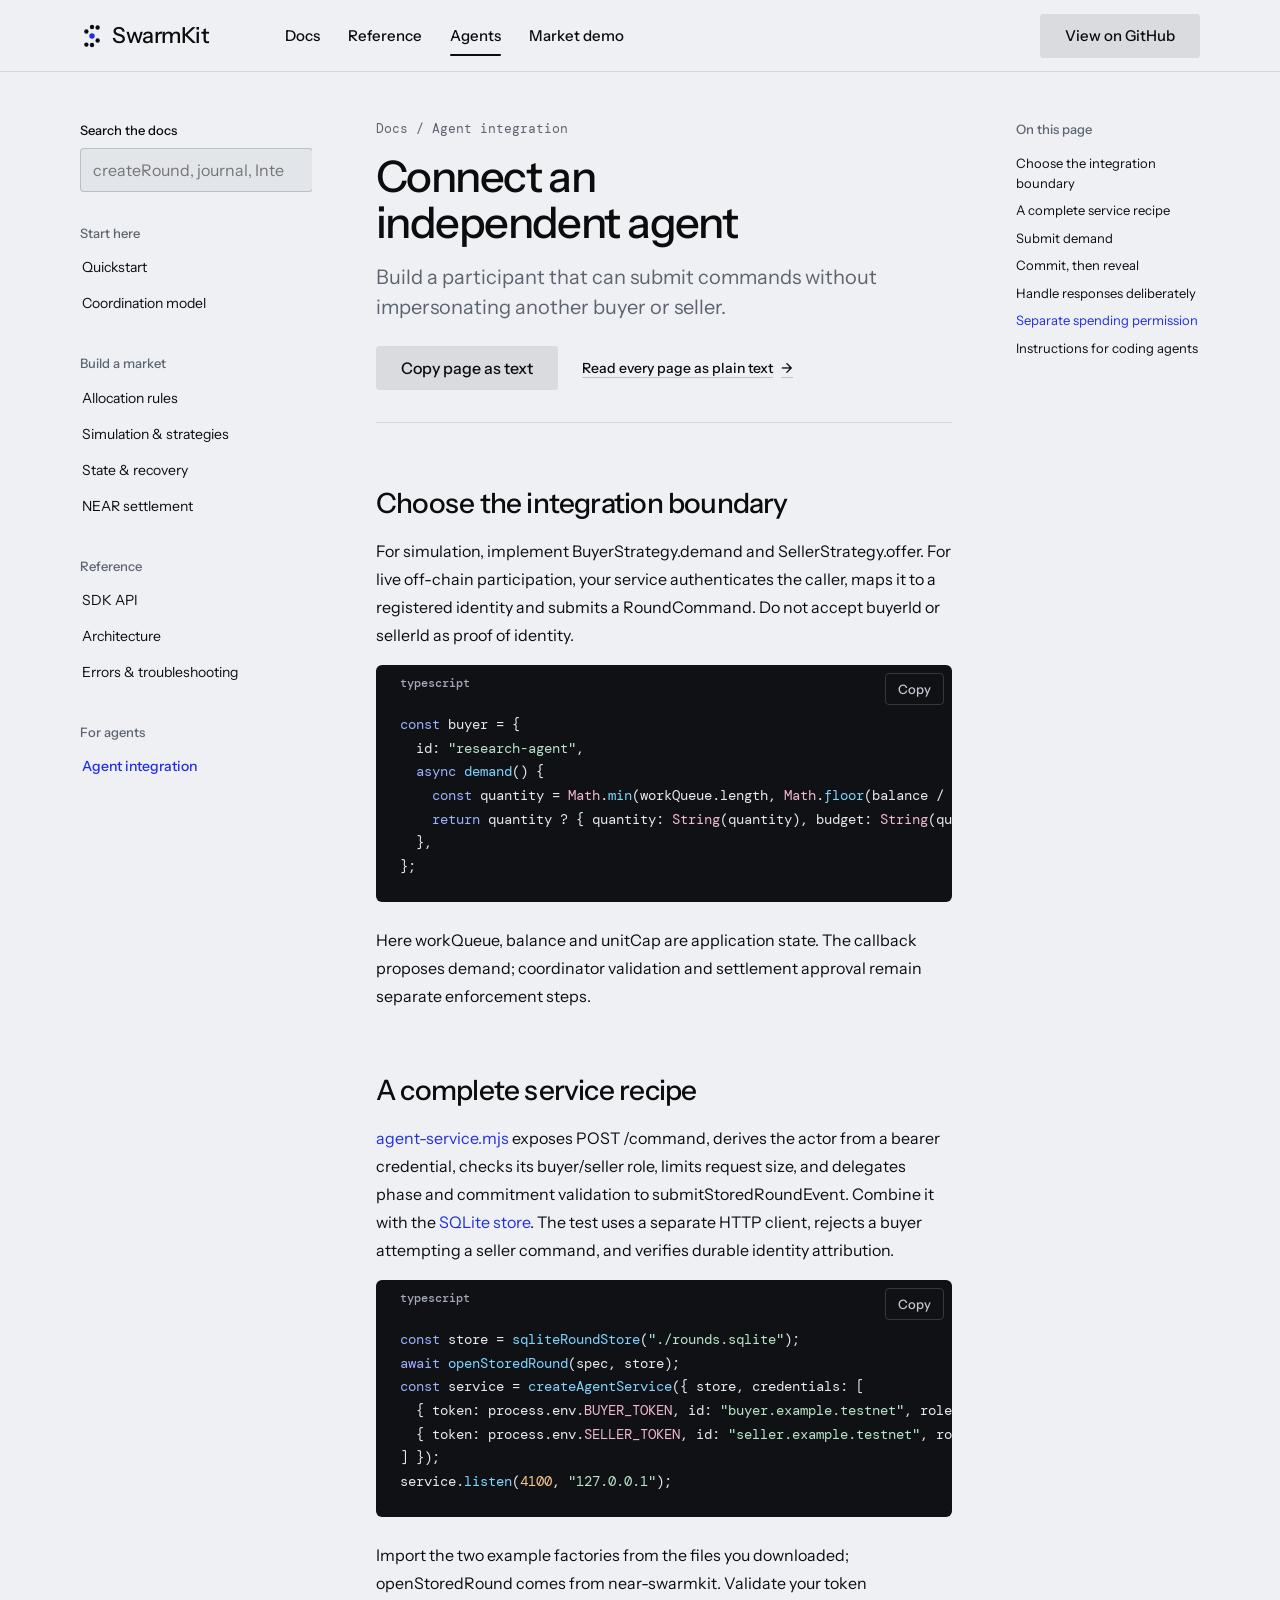
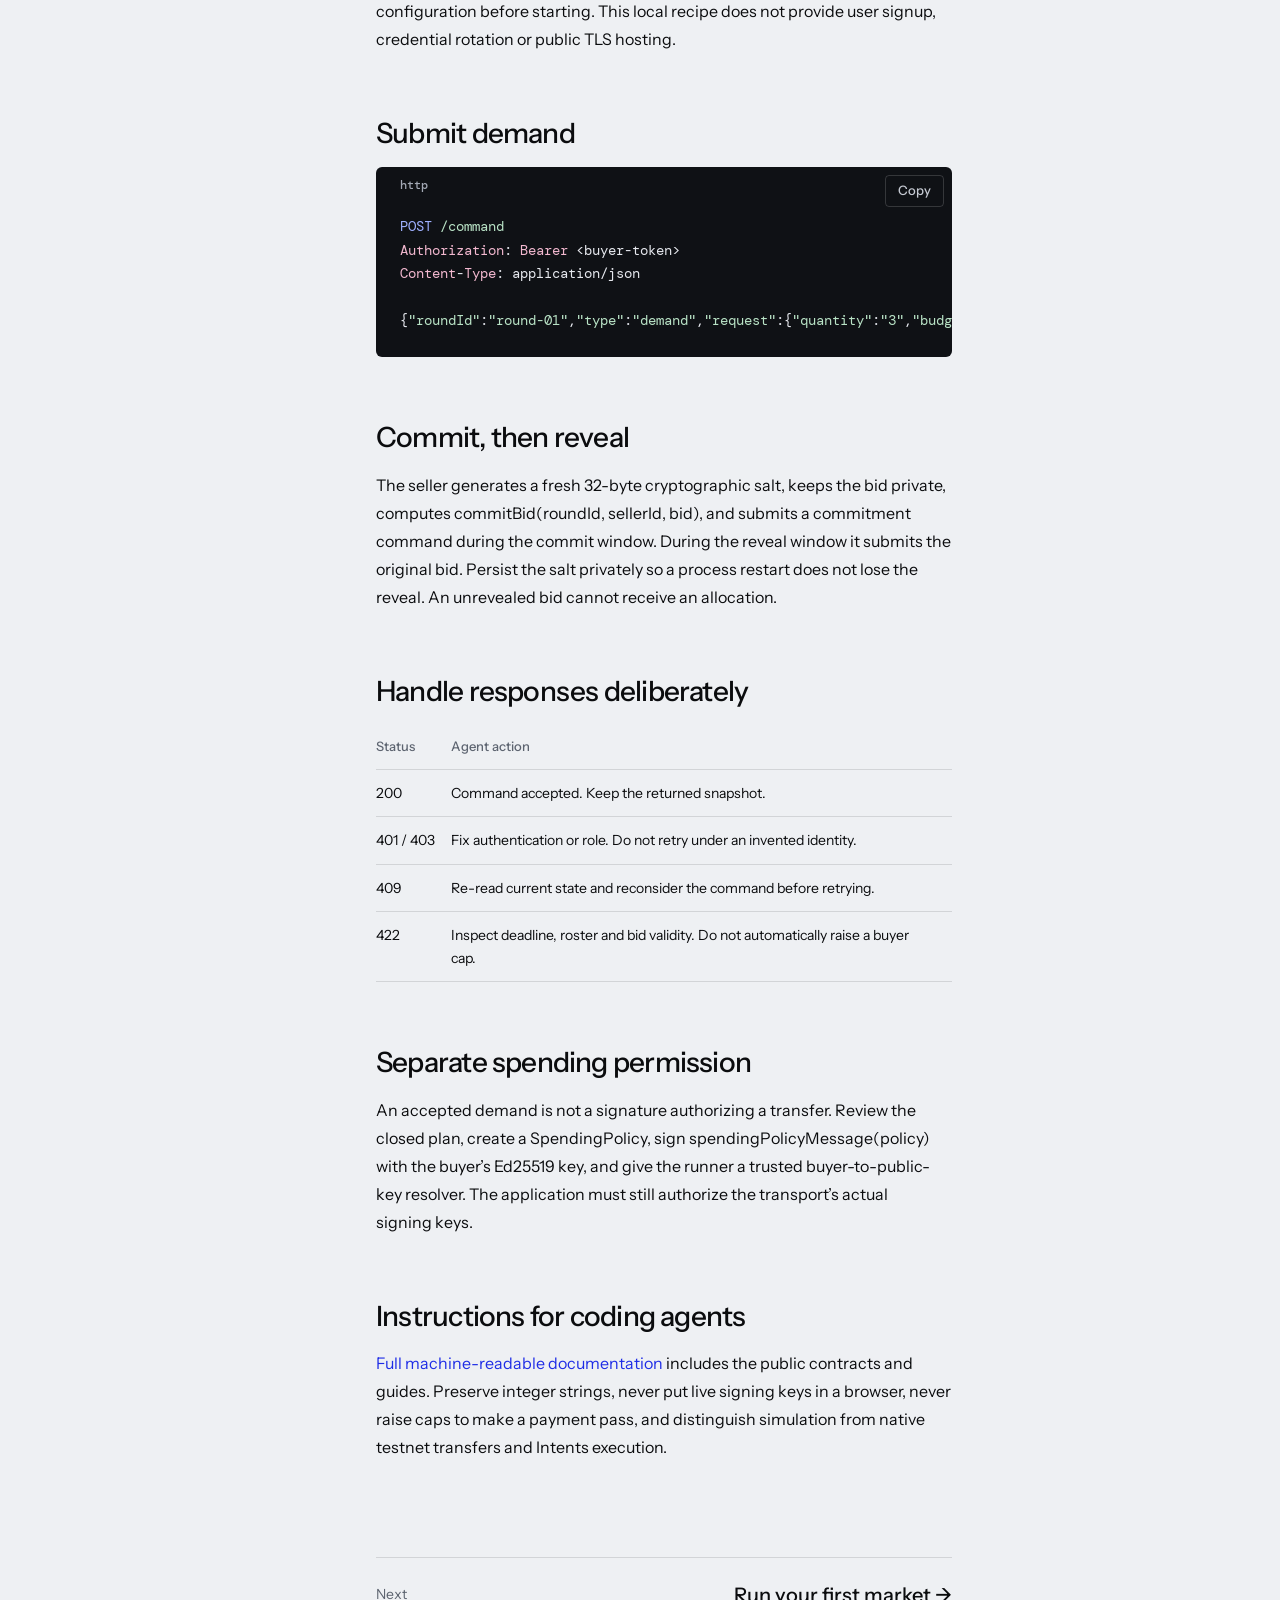
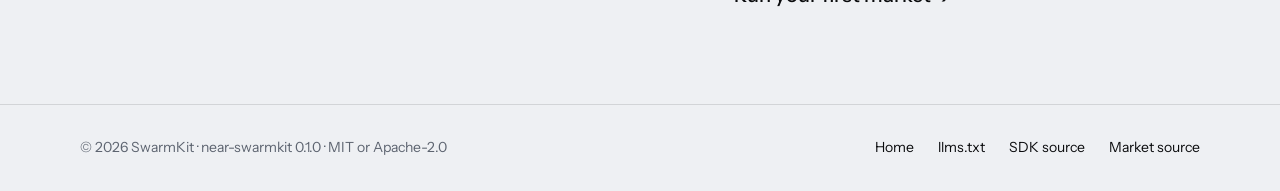
<file: agents/index.html>
<!doctype html>
<html lang="en" data-type="software" data-radius="sharp" data-buttons="tonal">
<head>
  <meta charset="utf-8">
  <meta name="viewport" content="width=device-width, initial-scale=1, viewport-fit=cover">
  <title>Connect an independent agent · SwarmKit docs</title>
  <meta name="description" content="Build a participant that can submit commands without impersonating another buyer or seller.">
  <meta property="og:type" content="article">
  <meta property="og:title" content="Connect an independent agent · SwarmKit docs">
  <meta property="og:description" content="Build a participant that can submit commands without impersonating another buyer or seller.">
  <meta property="og:image" content="../share.jpg">
  <meta name="twitter:card" content="summary_large_image">
  <meta name="theme-color" content="#eef0f3">
  <meta name="page-type" content="software">
  <meta name="site-kind" content="software">
  <link rel="icon" href="../favicon.svg" type="image/svg+xml">
  <link rel="preconnect" href="https://fonts.googleapis.com">
  <link rel="preconnect" href="https://fonts.gstatic.com" crossorigin>
  <link href="https://fonts.googleapis.com/css2?family=Instrument+Sans:wdth,wght@75..100,400..700&family=DM+Mono:wght@400;500&display=swap" rel="stylesheet">
  <link rel="stylesheet" href="../assets/system.css">
  <style>:root{--p-bg:#eef0f3;--p-surface:#e2e5ea;--p-ink:#0b0c0e;--p-muted:#5d6470;--p-accent:#1f2de6;--p-accent-ink:#fff;--p-action:#1f2de6;--p-action-ink:#fff;--font-display:"Instrument Sans",system-ui,sans-serif;--font-text:"Instrument Sans",system-ui,sans-serif;--font-mono:"DM Mono",ui-monospace,Menlo,Consolas,monospace;--display-weight:500;--display-tracking:-0.028em;--display-tracking-xl:-0.036em;--display-stretch:96%}</style>
  <link rel="stylesheet" href="../site.css?v=20261114-4">
</head>
<body class="docs-page">
  <header class="nav">
    <div class="wrap nav__bar">
      <a class="skip-link" href="#doc">Skip to content</a>
      <a class="nav__logo" href="../"><svg class="logo-mark" viewBox="0 0 32 32" aria-hidden="true"><g fill="currentColor"><circle cx="16" cy="4" r="2.9"/><circle cx="23.5" cy="4.6" r="2.9"/><circle cx="8.5" cy="10" r="2.9"/><circle cx="23.5" cy="22" r="2.9"/><circle cx="8.5" cy="27.4" r="2.9"/><circle cx="16" cy="28" r="2.9"/></g><circle cx="16" cy="16" r="3.6" fill="#1f2de6"/></svg>SwarmKit</a>
      <nav class="nav__links" aria-label="Main">
        <div class="nav__item"><a class="nav__link" href="../docs/">Docs</a></div>
        <div class="nav__item"><a class="nav__link" href="../reference/">Reference</a></div>
        <div class="nav__item"><a class="nav__link" href="../agents/" aria-current="page">Agents</a></div>
        <div class="nav__item"><a class="nav__link" href="https://swarmkit-coop.pages.dev/">Market demo</a></div>
      </nav>
      <div class="nav__actions"><a class="btn btn--secondary" href="https://github.com/mikemoulder/swarmkit">View on GitHub</a></div>
    </div>
  </header>
  <main class="docs">
    <div class="wrap">
      <nav class="docs-nav" aria-label="Documentation">
        <button class="docs-menu" type="button" aria-expanded="false" aria-controls="docs-groups">Browse the docs <span aria-hidden="true">+</span></button>
        <label class="docs-nav__search">Search the docs<input type="search" id="doc-search" autocomplete="off" placeholder="createRound, journal, Intents"></label>
        <div id="search-results" aria-live="polite"></div>
        <div class="docs-nav__groups" id="docs-groups"><h2>Start here</h2><a class="docs-nav__link" href="../docs/">Quickstart</a><a class="docs-nav__link" href="../concepts/">Coordination model</a><h2>Build a market</h2><a class="docs-nav__link" href="../mechanisms/">Allocation rules</a><a class="docs-nav__link" href="../simulation/">Simulation & strategies</a><a class="docs-nav__link" href="../storage/">State & recovery</a><a class="docs-nav__link" href="../settlement/">NEAR settlement</a><h2>Reference</h2><a class="docs-nav__link" href="../reference/">SDK API</a><a class="docs-nav__link" href="../architecture/">Architecture</a><a class="docs-nav__link" href="../errors/">Errors & troubleshooting</a><h2>For agents</h2><a class="docs-nav__link" href="../agents/" aria-current="page">Agent integration</a></div>
      </nav>
      <article class="doc" id="doc">
        <p class="doc__crumb">Docs / Agent integration</p>
        <h1>Connect an independent agent</h1>
        <p class="doc__lead">Build a participant that can submit commands without impersonating another buyer or seller.</p>
        <div class="doc__actions"><button class="btn btn--secondary" id="copy-page" type="button">Copy page as text</button><a class="link" href="../llms-full.txt">Read every page as plain text</a></div>
        <div class="doc__body">
<h2 id="choose-the-integration-boundary">Choose the integration boundary</h2><p>For simulation, implement BuyerStrategy.demand and SellerStrategy.offer. For live off-chain participation, your service authenticates the caller, maps it to a registered identity and submits a RoundCommand. Do not accept buyerId or sellerId as proof of identity.</p>
<pre data-lang="ts"><code><span class="tk-keyword">const</span> buyer = {
  id: <span class="tk-string">"research-agent"</span>,
  <span class="tk-keyword">async</span> <span class="tk-fn">demand</span>() {
    <span class="tk-keyword">const</span> quantity = <span class="tk-type">Math</span>.<span class="tk-fn">min</span>(workQueue.length, <span class="tk-type">Math</span>.<span class="tk-fn">floor</span>(balance / unitCap));
    <span class="tk-keyword">return</span> quantity ? { quantity: <span class="tk-type">String</span>(quantity), budget: <span class="tk-type">String</span>(quantity * unitCap) } : <span class="tk-literal">null</span>;
  },
};</code></pre><p>Here workQueue, balance and unitCap are application state. The callback proposes demand; coordinator validation and settlement approval remain separate enforcement steps.</p>
<h2 id="a-complete-service-recipe">A complete service recipe</h2><p><a href="../examples/agent-service.mjs">agent-service.mjs</a> exposes POST /command, derives the actor from a bearer credential, checks its buyer/seller role, limits request size, and delegates phase and commitment validation to submitStoredRoundEvent. Combine it with the <a href="../examples/sqlite-round-store.mjs">SQLite store</a>. The test uses a separate HTTP client, rejects a buyer attempting a seller command, and verifies durable identity attribution.</p>
<pre data-lang="ts"><code><span class="tk-keyword">const</span> store = <span class="tk-fn">sqliteRoundStore</span>(<span class="tk-string">"./rounds.sqlite"</span>);
<span class="tk-keyword">await</span> <span class="tk-fn">openStoredRound</span>(spec, store);
<span class="tk-keyword">const</span> service = <span class="tk-fn">createAgentService</span>({ store, credentials: [
  { token: process.env.<span class="tk-type">BUYER_TOKEN</span>, id: <span class="tk-string">"buyer.example.testnet"</span>, role: <span class="tk-string">"buyer"</span> },
  { token: process.env.<span class="tk-type">SELLER_TOKEN</span>, id: <span class="tk-string">"seller.example.testnet"</span>, role: <span class="tk-string">"seller"</span> },
] });
service.<span class="tk-fn">listen</span>(<span class="tk-number">4100</span>, <span class="tk-string">"127.0.0.1"</span>);</code></pre><p>Import the two example factories from the files you downloaded; openStoredRound comes from near-swarmkit. Validate your token configuration before starting. This local recipe does not provide user signup, credential rotation or public TLS hosting.</p>
<h2 id="submit-demand">Submit demand</h2><pre data-lang="http"><code><span class="tk-keyword">POST</span> <span class="tk-string">/command</span>
<span class="tk-type">Authorization</span>: <span class="tk-type">Bearer</span> &lt;buyer-token&gt;
<span class="tk-type">Content</span>-<span class="tk-type">Type</span>: application/json

{<span class="tk-string">"roundId"</span>:<span class="tk-string">"round-01"</span>,<span class="tk-string">"type"</span>:<span class="tk-string">"demand"</span>,<span class="tk-string">"request"</span>:{<span class="tk-string">"quantity"</span>:<span class="tk-string">"3"</span>,<span class="tk-string">"budget"</span>:<span class="tk-string">"15"</span>}}</code></pre>
<h2 id="commit-then-reveal">Commit, then reveal</h2><p>The seller generates a fresh 32-byte cryptographic salt, keeps the bid private, computes commitBid(roundId, sellerId, bid), and submits a commitment command during the commit window. During the reveal window it submits the original bid. Persist the salt privately so a process restart does not lose the reveal. An unrevealed bid cannot receive an allocation.</p>
<h2 id="handle-responses-deliberately">Handle responses deliberately</h2><table class="doc-table"><thead><tr><th>Status</th><th>Agent action</th></tr></thead><tbody><tr><td>200</td><td>Command accepted. Keep the returned snapshot.</td></tr><tr><td>401 / 403</td><td>Fix authentication or role. Do not retry under an invented identity.</td></tr><tr><td>409</td><td>Re-read current state and reconsider the command before retrying.</td></tr><tr><td>422</td><td>Inspect deadline, roster and bid validity. Do not automatically raise a buyer cap.</td></tr></tbody></table>
<h2 id="separate-spending-permission">Separate spending permission</h2><p>An accepted demand is not a signature authorizing a transfer. Review the closed plan, create a SpendingPolicy, sign spendingPolicyMessage(policy) with the buyer’s Ed25519 key, and give the runner a trusted buyer-to-public-key resolver. The application must still authorize the transport’s actual signing keys.</p>
<h2 id="instructions-for-coding-agents">Instructions for coding agents</h2><p><a href="../llms-full.txt">Full machine-readable documentation</a> includes the public contracts and guides. Preserve integer strings, never put live signing keys in a browser, never raise caps to make a payment pass, and distinguish simulation from native testnet transfers and Intents execution.</p></div>
        <nav class="doc__next" aria-label="Next page"><span>Next</span><a href="../docs/">Run your first market →</a></nav>
      </article>
      <aside class="docs-toc" aria-label="On this page"><h2>On this page</h2><a href="#choose-the-integration-boundary">Choose the integration boundary</a><a href="#a-complete-service-recipe">A complete service recipe</a><a href="#submit-demand">Submit demand</a><a href="#commit-then-reveal">Commit, then reveal</a><a href="#handle-responses-deliberately">Handle responses deliberately</a><a href="#separate-spending-permission">Separate spending permission</a><a href="#instructions-for-coding-agents">Instructions for coding agents</a></aside>
    </div>
  </main>
  <footer class="docs-foot"><div class="wrap"><span>© 2026 SwarmKit · near-swarmkit 0.1.0 · MIT or Apache-2.0</span><nav aria-label="Footer"><a href="../">Home</a><a href="../llms.txt">llms.txt</a><a href="https://github.com/mikemoulder/swarmkit">SDK source</a><a href="https://github.com/mikemoulder/swarmkit-market">Market source</a></nav></div></footer>
<script src="../docs.js" defer></script></body>
</html>
</file>
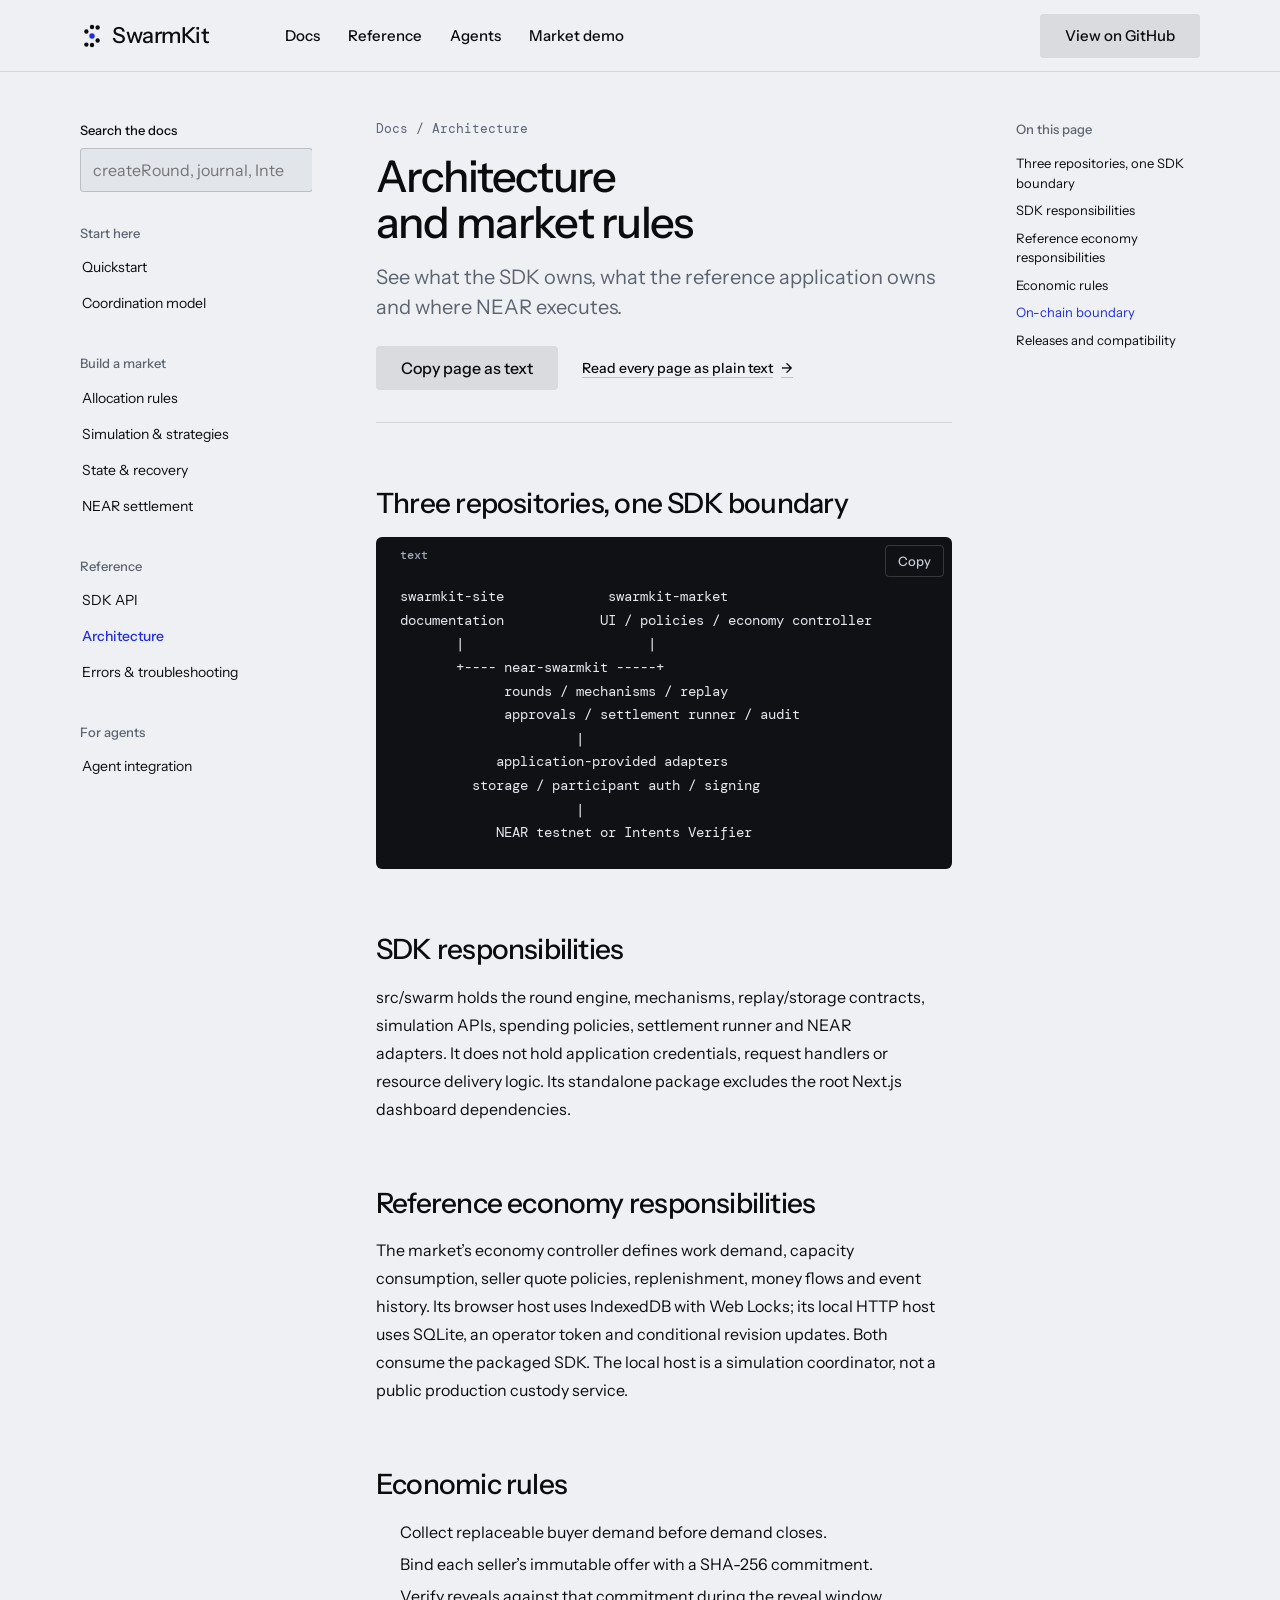
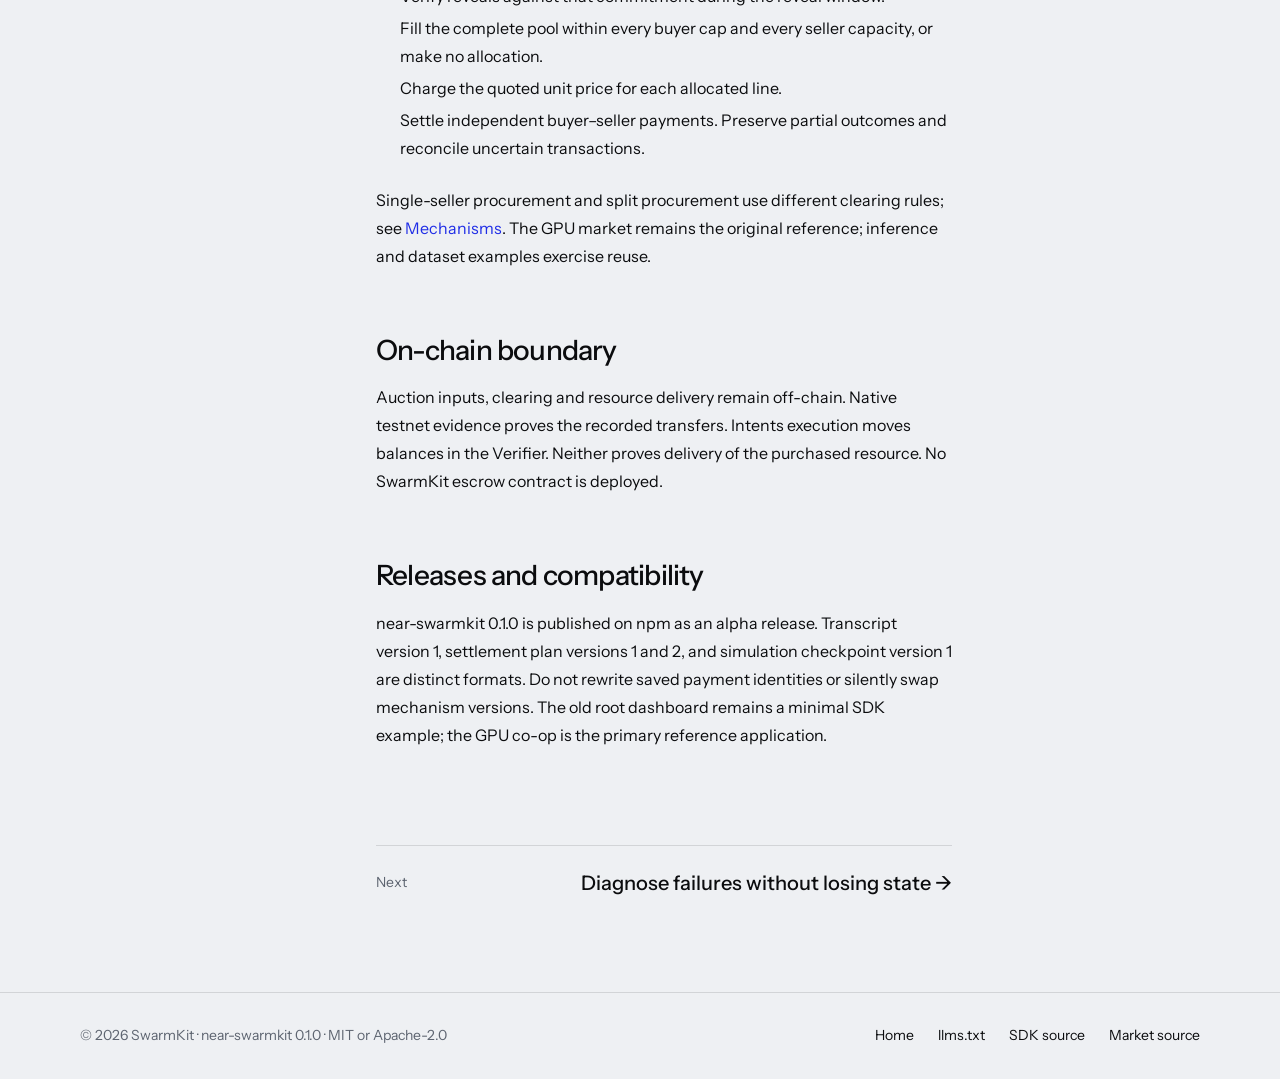
<file: architecture/index.html>
<!doctype html>
<html lang="en" data-type="software" data-radius="sharp" data-buttons="tonal">
<head>
  <meta charset="utf-8">
  <meta name="viewport" content="width=device-width, initial-scale=1, viewport-fit=cover">
  <title>Architecture and market rules · SwarmKit docs</title>
  <meta name="description" content="See what the SDK owns, what the reference application owns and where NEAR executes.">
  <meta property="og:type" content="article">
  <meta property="og:title" content="Architecture and market rules · SwarmKit docs">
  <meta property="og:description" content="See what the SDK owns, what the reference application owns and where NEAR executes.">
  <meta property="og:image" content="../share.jpg">
  <meta name="twitter:card" content="summary_large_image">
  <meta name="theme-color" content="#eef0f3">
  <meta name="page-type" content="software">
  <meta name="site-kind" content="software">
  <link rel="icon" href="../favicon.svg" type="image/svg+xml">
  <link rel="preconnect" href="https://fonts.googleapis.com">
  <link rel="preconnect" href="https://fonts.gstatic.com" crossorigin>
  <link href="https://fonts.googleapis.com/css2?family=Instrument+Sans:wdth,wght@75..100,400..700&family=DM+Mono:wght@400;500&display=swap" rel="stylesheet">
  <link rel="stylesheet" href="../assets/system.css">
  <style>:root{--p-bg:#eef0f3;--p-surface:#e2e5ea;--p-ink:#0b0c0e;--p-muted:#5d6470;--p-accent:#1f2de6;--p-accent-ink:#fff;--p-action:#1f2de6;--p-action-ink:#fff;--font-display:"Instrument Sans",system-ui,sans-serif;--font-text:"Instrument Sans",system-ui,sans-serif;--font-mono:"DM Mono",ui-monospace,Menlo,Consolas,monospace;--display-weight:500;--display-tracking:-0.028em;--display-tracking-xl:-0.036em;--display-stretch:96%}</style>
  <link rel="stylesheet" href="../site.css?v=20261114-4">
</head>
<body class="docs-page">
  <header class="nav">
    <div class="wrap nav__bar">
      <a class="skip-link" href="#doc">Skip to content</a>
      <a class="nav__logo" href="../"><svg class="logo-mark" viewBox="0 0 32 32" aria-hidden="true"><g fill="currentColor"><circle cx="16" cy="4" r="2.9"/><circle cx="23.5" cy="4.6" r="2.9"/><circle cx="8.5" cy="10" r="2.9"/><circle cx="23.5" cy="22" r="2.9"/><circle cx="8.5" cy="27.4" r="2.9"/><circle cx="16" cy="28" r="2.9"/></g><circle cx="16" cy="16" r="3.6" fill="#1f2de6"/></svg>SwarmKit</a>
      <nav class="nav__links" aria-label="Main">
        <div class="nav__item"><a class="nav__link" href="../docs/">Docs</a></div>
        <div class="nav__item"><a class="nav__link" href="../reference/">Reference</a></div>
        <div class="nav__item"><a class="nav__link" href="../agents/">Agents</a></div>
        <div class="nav__item"><a class="nav__link" href="https://swarmkit-coop.pages.dev/">Market demo</a></div>
      </nav>
      <div class="nav__actions"><a class="btn btn--secondary" href="https://github.com/mikemoulder/swarmkit">View on GitHub</a></div>
    </div>
  </header>
  <main class="docs">
    <div class="wrap">
      <nav class="docs-nav" aria-label="Documentation">
        <button class="docs-menu" type="button" aria-expanded="false" aria-controls="docs-groups">Browse the docs <span aria-hidden="true">+</span></button>
        <label class="docs-nav__search">Search the docs<input type="search" id="doc-search" autocomplete="off" placeholder="createRound, journal, Intents"></label>
        <div id="search-results" aria-live="polite"></div>
        <div class="docs-nav__groups" id="docs-groups"><h2>Start here</h2><a class="docs-nav__link" href="../docs/">Quickstart</a><a class="docs-nav__link" href="../concepts/">Coordination model</a><h2>Build a market</h2><a class="docs-nav__link" href="../mechanisms/">Allocation rules</a><a class="docs-nav__link" href="../simulation/">Simulation & strategies</a><a class="docs-nav__link" href="../storage/">State & recovery</a><a class="docs-nav__link" href="../settlement/">NEAR settlement</a><h2>Reference</h2><a class="docs-nav__link" href="../reference/">SDK API</a><a class="docs-nav__link" href="../architecture/" aria-current="page">Architecture</a><a class="docs-nav__link" href="../errors/">Errors & troubleshooting</a><h2>For agents</h2><a class="docs-nav__link" href="../agents/">Agent integration</a></div>
      </nav>
      <article class="doc" id="doc">
        <p class="doc__crumb">Docs / Architecture</p>
        <h1>Architecture and market rules</h1>
        <p class="doc__lead">See what the SDK owns, what the reference application owns and where NEAR executes.</p>
        <div class="doc__actions"><button class="btn btn--secondary" id="copy-page" type="button">Copy page as text</button><a class="link" href="../llms-full.txt">Read every page as plain text</a></div>
        <div class="doc__body">
<h2 id="three-repositories-one-sdk-boundary">Three repositories, one SDK boundary</h2><pre data-lang="text"><code>swarmkit-site             swarmkit-market
documentation            UI / policies / economy controller
       |                       |
       +---- near-swarmkit -----+
             rounds / mechanisms / replay
             approvals / settlement runner / audit
                      |
            application-provided adapters
         storage / participant auth / signing
                      |
            NEAR testnet or Intents Verifier</code></pre>
<h2 id="sdk-responsibilities">SDK responsibilities</h2><p>src/swarm holds the round engine, mechanisms, replay/storage contracts, simulation APIs, spending policies, settlement runner and NEAR adapters. It does not hold application credentials, request handlers or resource delivery logic. Its standalone package excludes the root Next.js dashboard dependencies.</p>
<h2 id="reference-economy-responsibilities">Reference economy responsibilities</h2><p>The market’s economy controller defines work demand, capacity consumption, seller quote policies, replenishment, money flows and event history. Its browser host uses IndexedDB with Web Locks; its local HTTP host uses SQLite, an operator token and conditional revision updates. Both consume the packaged SDK. The local host is a simulation coordinator, not a public production custody service.</p>
<h2 id="economic-rules">Economic rules</h2><ol><li>Collect replaceable buyer demand before demand closes.</li><li>Bind each seller’s immutable offer with a SHA-256 commitment.</li><li>Verify reveals against that commitment during the reveal window.</li><li>Fill the complete pool within every buyer cap and every seller capacity, or make no allocation.</li><li>Charge the quoted unit price for each allocated line.</li><li>Settle independent buyer–seller payments. Preserve partial outcomes and reconcile uncertain transactions.</li></ol><p>Single-seller procurement and split procurement use different clearing rules; see <a href="../mechanisms/">Mechanisms</a>. The GPU market remains the original reference; inference and dataset examples exercise reuse.</p>
<h2 id="on-chain-boundary">On-chain boundary</h2><p>Auction inputs, clearing and resource delivery remain off-chain. Native testnet evidence proves the recorded transfers. Intents execution moves balances in the Verifier. Neither proves delivery of the purchased resource. No SwarmKit escrow contract is deployed.</p>
<h2 id="releases-and-compatibility">Releases and compatibility</h2><p>near-swarmkit 0.1.0 is published on npm as an alpha release. Transcript version 1, settlement plan versions 1 and 2, and simulation checkpoint version 1 are distinct formats. Do not rewrite saved payment identities or silently swap mechanism versions. The old root dashboard remains a minimal SDK example; the GPU co-op is the primary reference application.</p></div>
        <nav class="doc__next" aria-label="Next page"><span>Next</span><a href="../errors/">Diagnose failures without losing state →</a></nav>
      </article>
      <aside class="docs-toc" aria-label="On this page"><h2>On this page</h2><a href="#three-repositories-one-sdk-boundary">Three repositories, one SDK boundary</a><a href="#sdk-responsibilities">SDK responsibilities</a><a href="#reference-economy-responsibilities">Reference economy responsibilities</a><a href="#economic-rules">Economic rules</a><a href="#on-chain-boundary">On-chain boundary</a><a href="#releases-and-compatibility">Releases and compatibility</a></aside>
    </div>
  </main>
  <footer class="docs-foot"><div class="wrap"><span>© 2026 SwarmKit · near-swarmkit 0.1.0 · MIT or Apache-2.0</span><nav aria-label="Footer"><a href="../">Home</a><a href="../llms.txt">llms.txt</a><a href="https://github.com/mikemoulder/swarmkit">SDK source</a><a href="https://github.com/mikemoulder/swarmkit-market">Market source</a></nav></div></footer>
<script src="../docs.js" defer></script></body>
</html>
</file>
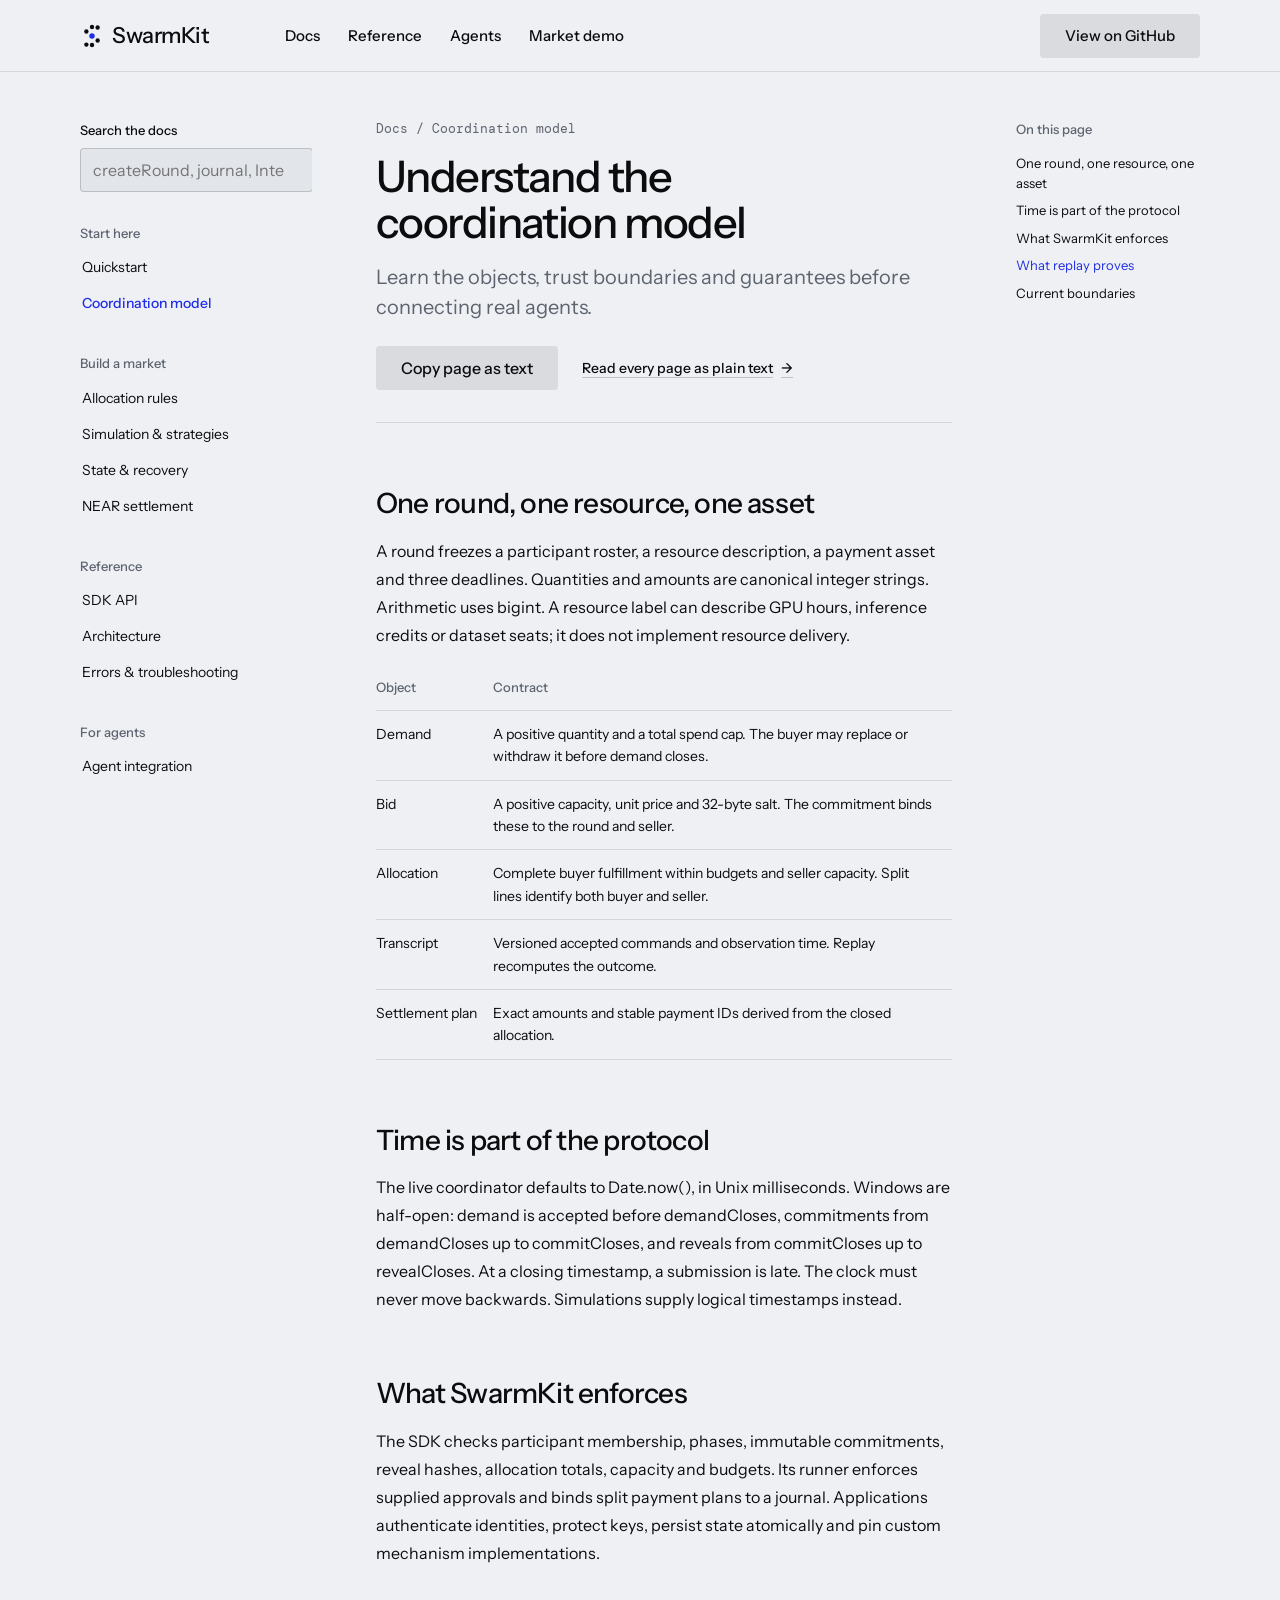
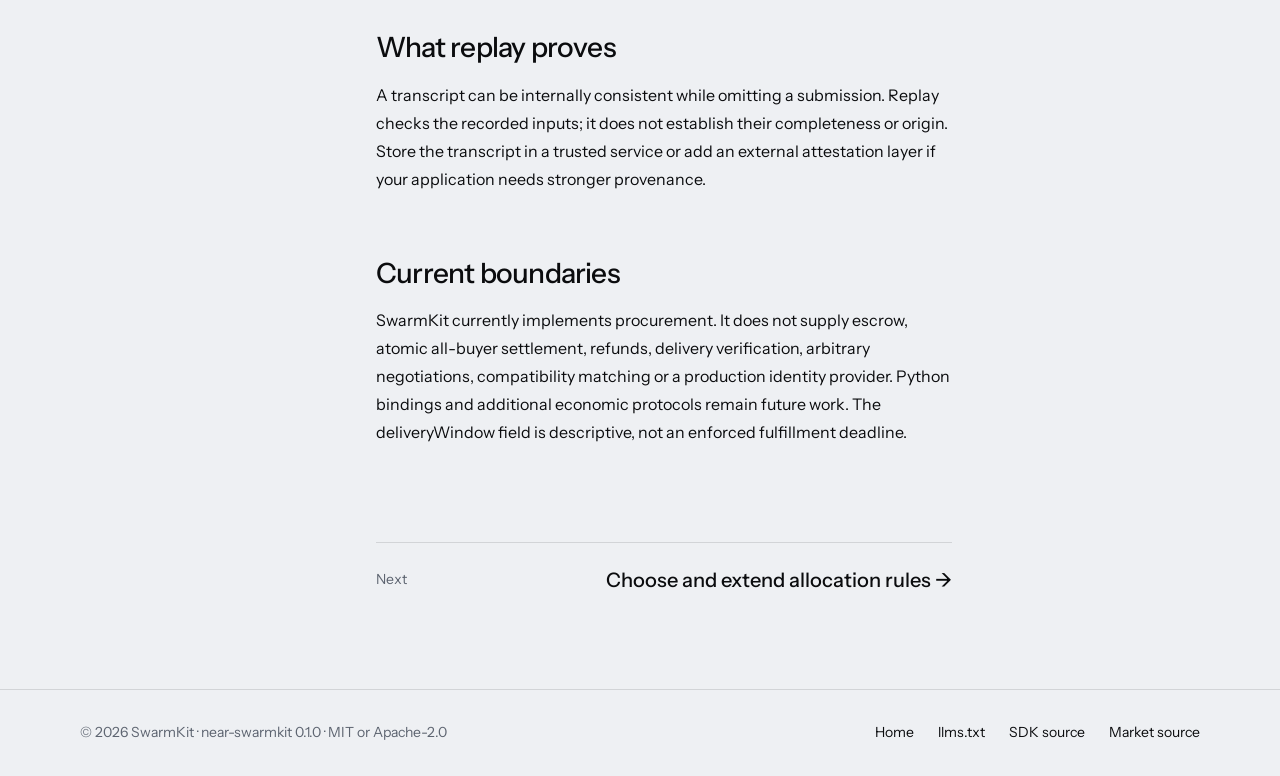
<file: concepts/index.html>
<!doctype html>
<html lang="en" data-type="software" data-radius="sharp" data-buttons="tonal">
<head>
  <meta charset="utf-8">
  <meta name="viewport" content="width=device-width, initial-scale=1, viewport-fit=cover">
  <title>Understand the coordination model · SwarmKit docs</title>
  <meta name="description" content="Learn the objects, trust boundaries and guarantees before connecting real agents.">
  <meta property="og:type" content="article">
  <meta property="og:title" content="Understand the coordination model · SwarmKit docs">
  <meta property="og:description" content="Learn the objects, trust boundaries and guarantees before connecting real agents.">
  <meta property="og:image" content="../share.jpg">
  <meta name="twitter:card" content="summary_large_image">
  <meta name="theme-color" content="#eef0f3">
  <meta name="page-type" content="software">
  <meta name="site-kind" content="software">
  <link rel="icon" href="../favicon.svg" type="image/svg+xml">
  <link rel="preconnect" href="https://fonts.googleapis.com">
  <link rel="preconnect" href="https://fonts.gstatic.com" crossorigin>
  <link href="https://fonts.googleapis.com/css2?family=Instrument+Sans:wdth,wght@75..100,400..700&family=DM+Mono:wght@400;500&display=swap" rel="stylesheet">
  <link rel="stylesheet" href="../assets/system.css">
  <style>:root{--p-bg:#eef0f3;--p-surface:#e2e5ea;--p-ink:#0b0c0e;--p-muted:#5d6470;--p-accent:#1f2de6;--p-accent-ink:#fff;--p-action:#1f2de6;--p-action-ink:#fff;--font-display:"Instrument Sans",system-ui,sans-serif;--font-text:"Instrument Sans",system-ui,sans-serif;--font-mono:"DM Mono",ui-monospace,Menlo,Consolas,monospace;--display-weight:500;--display-tracking:-0.028em;--display-tracking-xl:-0.036em;--display-stretch:96%}</style>
  <link rel="stylesheet" href="../site.css?v=20261114-4">
</head>
<body class="docs-page">
  <header class="nav">
    <div class="wrap nav__bar">
      <a class="skip-link" href="#doc">Skip to content</a>
      <a class="nav__logo" href="../"><svg class="logo-mark" viewBox="0 0 32 32" aria-hidden="true"><g fill="currentColor"><circle cx="16" cy="4" r="2.9"/><circle cx="23.5" cy="4.6" r="2.9"/><circle cx="8.5" cy="10" r="2.9"/><circle cx="23.5" cy="22" r="2.9"/><circle cx="8.5" cy="27.4" r="2.9"/><circle cx="16" cy="28" r="2.9"/></g><circle cx="16" cy="16" r="3.6" fill="#1f2de6"/></svg>SwarmKit</a>
      <nav class="nav__links" aria-label="Main">
        <div class="nav__item"><a class="nav__link" href="../docs/">Docs</a></div>
        <div class="nav__item"><a class="nav__link" href="../reference/">Reference</a></div>
        <div class="nav__item"><a class="nav__link" href="../agents/">Agents</a></div>
        <div class="nav__item"><a class="nav__link" href="https://swarmkit-coop.pages.dev/">Market demo</a></div>
      </nav>
      <div class="nav__actions"><a class="btn btn--secondary" href="https://github.com/mikemoulder/swarmkit">View on GitHub</a></div>
    </div>
  </header>
  <main class="docs">
    <div class="wrap">
      <nav class="docs-nav" aria-label="Documentation">
        <button class="docs-menu" type="button" aria-expanded="false" aria-controls="docs-groups">Browse the docs <span aria-hidden="true">+</span></button>
        <label class="docs-nav__search">Search the docs<input type="search" id="doc-search" autocomplete="off" placeholder="createRound, journal, Intents"></label>
        <div id="search-results" aria-live="polite"></div>
        <div class="docs-nav__groups" id="docs-groups"><h2>Start here</h2><a class="docs-nav__link" href="../docs/">Quickstart</a><a class="docs-nav__link" href="../concepts/" aria-current="page">Coordination model</a><h2>Build a market</h2><a class="docs-nav__link" href="../mechanisms/">Allocation rules</a><a class="docs-nav__link" href="../simulation/">Simulation & strategies</a><a class="docs-nav__link" href="../storage/">State & recovery</a><a class="docs-nav__link" href="../settlement/">NEAR settlement</a><h2>Reference</h2><a class="docs-nav__link" href="../reference/">SDK API</a><a class="docs-nav__link" href="../architecture/">Architecture</a><a class="docs-nav__link" href="../errors/">Errors & troubleshooting</a><h2>For agents</h2><a class="docs-nav__link" href="../agents/">Agent integration</a></div>
      </nav>
      <article class="doc" id="doc">
        <p class="doc__crumb">Docs / Coordination model</p>
        <h1>Understand the coordination model</h1>
        <p class="doc__lead">Learn the objects, trust boundaries and guarantees before connecting real agents.</p>
        <div class="doc__actions"><button class="btn btn--secondary" id="copy-page" type="button">Copy page as text</button><a class="link" href="../llms-full.txt">Read every page as plain text</a></div>
        <div class="doc__body">
<h2 id="one-round-one-resource-one-asset">One round, one resource, one asset</h2><p>A round freezes a participant roster, a resource description, a payment asset and three deadlines. Quantities and amounts are canonical integer strings. Arithmetic uses bigint. A resource label can describe GPU hours, inference credits or dataset seats; it does not implement resource delivery.</p>
<table class="doc-table"><thead><tr><th>Object</th><th>Contract</th></tr></thead><tbody><tr><td>Demand</td><td>A positive quantity and a total spend cap. The buyer may replace or withdraw it before demand closes.</td></tr><tr><td>Bid</td><td>A positive capacity, unit price and 32-byte salt. The commitment binds these to the round and seller.</td></tr><tr><td>Allocation</td><td>Complete buyer fulfillment within budgets and seller capacity. Split lines identify both buyer and seller.</td></tr><tr><td>Transcript</td><td>Versioned accepted commands and observation time. Replay recomputes the outcome.</td></tr><tr><td>Settlement plan</td><td>Exact amounts and stable payment IDs derived from the closed allocation.</td></tr></tbody></table>
<h2 id="time-is-part-of-the-protocol">Time is part of the protocol</h2><p>The live coordinator defaults to Date.now(), in Unix milliseconds. Windows are half-open: demand is accepted before demandCloses, commitments from demandCloses up to commitCloses, and reveals from commitCloses up to revealCloses. At a closing timestamp, a submission is late. The clock must never move backwards. Simulations supply logical timestamps instead.</p>
<h2 id="what-swarmkit-enforces">What SwarmKit enforces</h2><p>The SDK checks participant membership, phases, immutable commitments, reveal hashes, allocation totals, capacity and budgets. Its runner enforces supplied approvals and binds split payment plans to a journal. Applications authenticate identities, protect keys, persist state atomically and pin custom mechanism implementations.</p>
<h2 id="what-replay-proves">What replay proves</h2><p>A transcript can be internally consistent while omitting a submission. Replay checks the recorded inputs; it does not establish their completeness or origin. Store the transcript in a trusted service or add an external attestation layer if your application needs stronger provenance.</p>
<h2 id="current-boundaries">Current boundaries</h2><p>SwarmKit currently implements procurement. It does not supply escrow, atomic all-buyer settlement, refunds, delivery verification, arbitrary negotiations, compatibility matching or a production identity provider. Python bindings and additional economic protocols remain future work. The deliveryWindow field is descriptive, not an enforced fulfillment deadline.</p></div>
        <nav class="doc__next" aria-label="Next page"><span>Next</span><a href="../mechanisms/">Choose and extend allocation rules →</a></nav>
      </article>
      <aside class="docs-toc" aria-label="On this page"><h2>On this page</h2><a href="#one-round-one-resource-one-asset">One round, one resource, one asset</a><a href="#time-is-part-of-the-protocol">Time is part of the protocol</a><a href="#what-swarmkit-enforces">What SwarmKit enforces</a><a href="#what-replay-proves">What replay proves</a><a href="#current-boundaries">Current boundaries</a></aside>
    </div>
  </main>
  <footer class="docs-foot"><div class="wrap"><span>© 2026 SwarmKit · near-swarmkit 0.1.0 · MIT or Apache-2.0</span><nav aria-label="Footer"><a href="../">Home</a><a href="../llms.txt">llms.txt</a><a href="https://github.com/mikemoulder/swarmkit">SDK source</a><a href="https://github.com/mikemoulder/swarmkit-market">Market source</a></nav></div></footer>
<script src="../docs.js" defer></script></body>
</html>
</file>
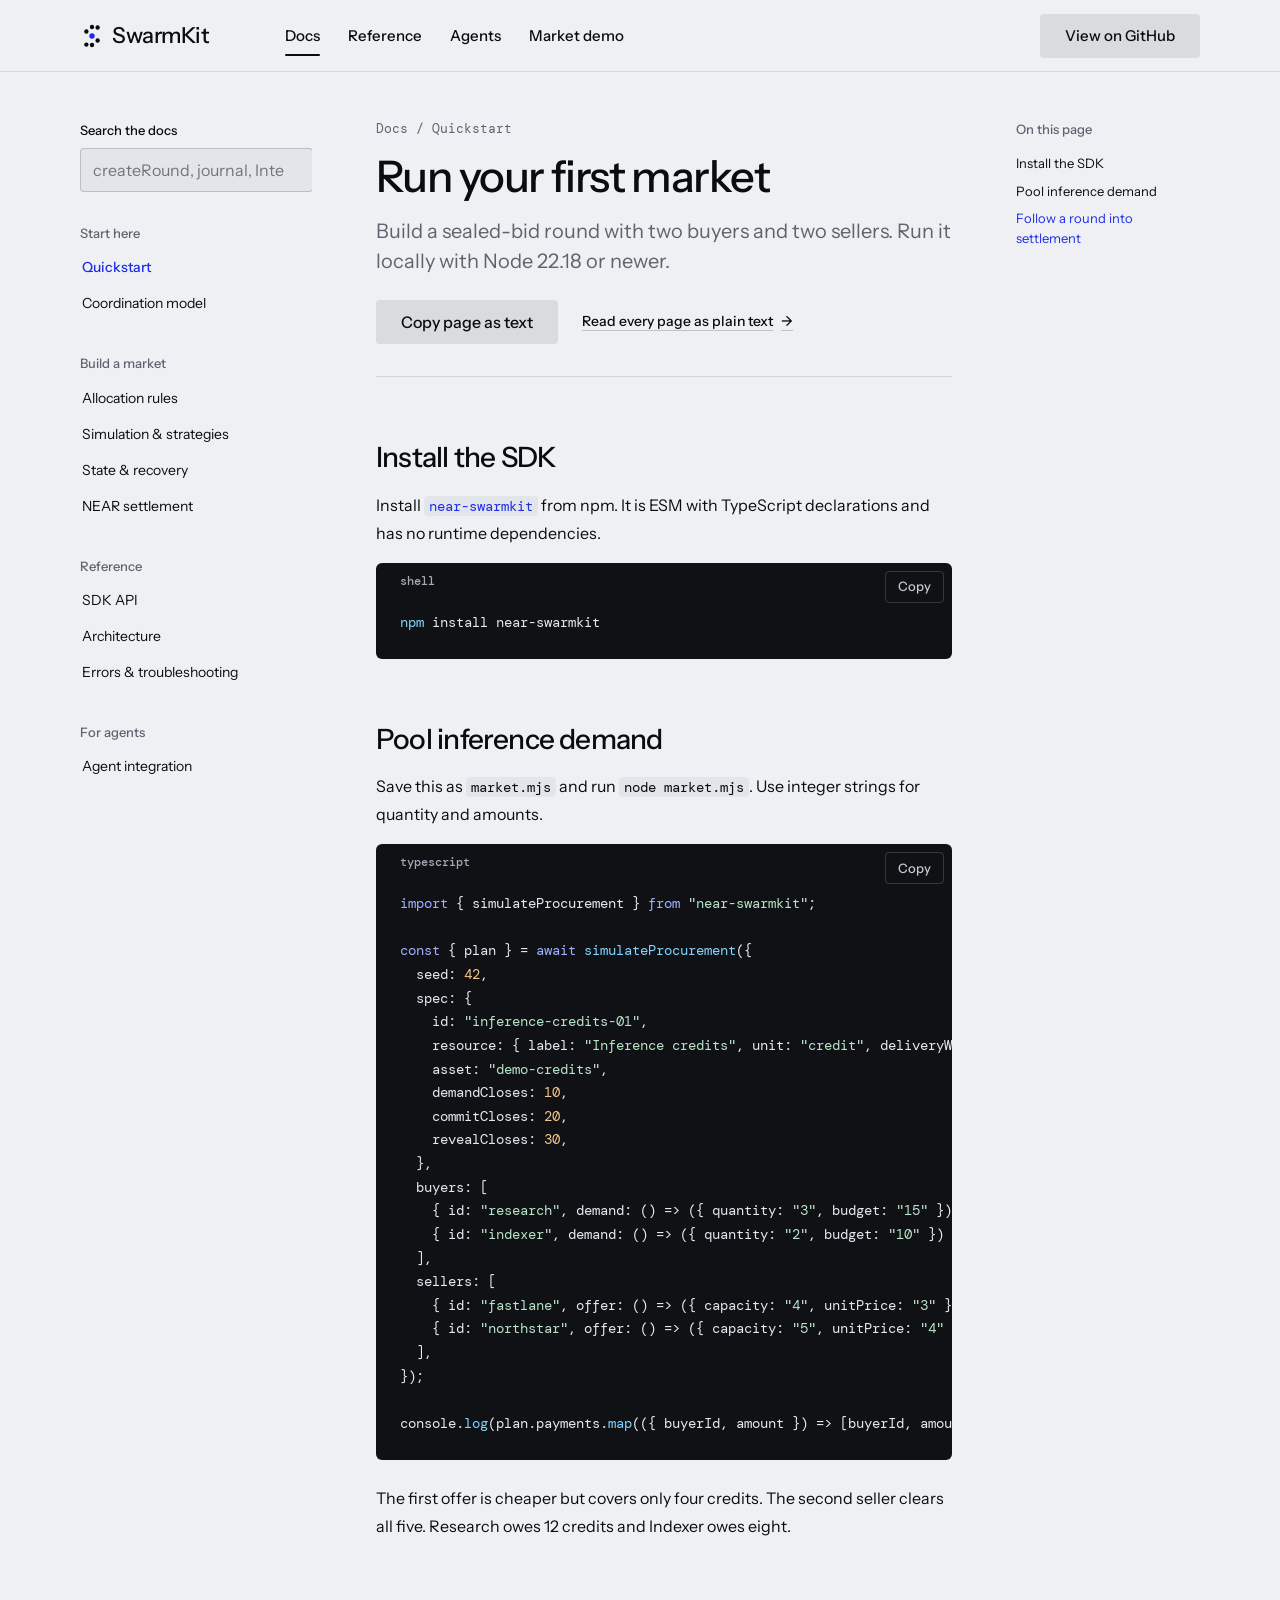
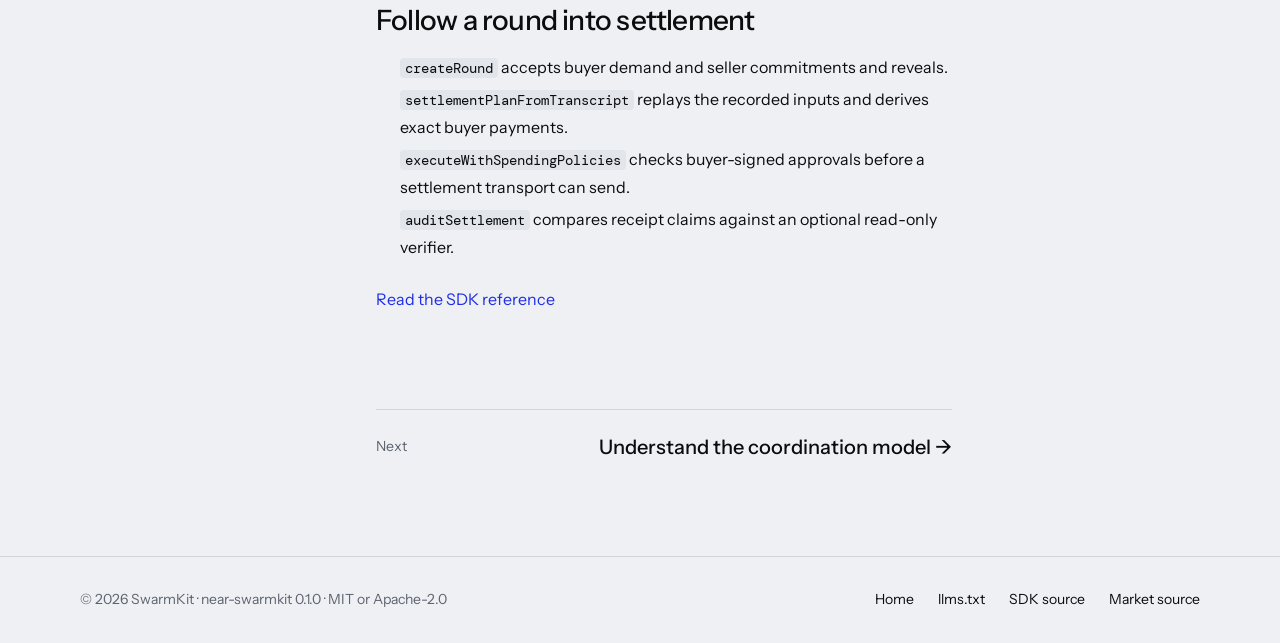
<file: docs/index.html>
<!doctype html>
<html lang="en" data-type="software" data-radius="sharp" data-buttons="tonal">
<head>
  <meta charset="utf-8">
  <meta name="viewport" content="width=device-width, initial-scale=1, viewport-fit=cover">
  <title>Run your first market · SwarmKit docs</title>
  <meta name="description" content="Build a sealed-bid round with two buyers and two sellers. Run it locally with Node 22.18 or newer.">
  <meta property="og:type" content="article">
  <meta property="og:title" content="Run your first market · SwarmKit docs">
  <meta property="og:description" content="Build a sealed-bid round with two buyers and two sellers. Run it locally with Node 22.18 or newer.">
  <meta property="og:image" content="../share.jpg">
  <meta name="twitter:card" content="summary_large_image">
  <meta name="theme-color" content="#eef0f3">
  <meta name="page-type" content="software">
  <meta name="site-kind" content="software">
  <link rel="icon" href="../favicon.svg" type="image/svg+xml">
  <link rel="preconnect" href="https://fonts.googleapis.com">
  <link rel="preconnect" href="https://fonts.gstatic.com" crossorigin>
  <link href="https://fonts.googleapis.com/css2?family=Instrument+Sans:wdth,wght@75..100,400..700&family=DM+Mono:wght@400;500&display=swap" rel="stylesheet">
  <link rel="stylesheet" href="../assets/system.css">
  <style>:root{--p-bg:#eef0f3;--p-surface:#e2e5ea;--p-ink:#0b0c0e;--p-muted:#5d6470;--p-accent:#1f2de6;--p-accent-ink:#fff;--p-action:#1f2de6;--p-action-ink:#fff;--font-display:"Instrument Sans",system-ui,sans-serif;--font-text:"Instrument Sans",system-ui,sans-serif;--font-mono:"DM Mono",ui-monospace,Menlo,Consolas,monospace;--display-weight:500;--display-tracking:-0.028em;--display-tracking-xl:-0.036em;--display-stretch:96%}</style>
  <link rel="stylesheet" href="../site.css?v=20261114-4">
</head>
<body class="docs-page">
  <header class="nav">
    <div class="wrap nav__bar">
      <a class="skip-link" href="#doc">Skip to content</a>
      <a class="nav__logo" href="../"><svg class="logo-mark" viewBox="0 0 32 32" aria-hidden="true"><g fill="currentColor"><circle cx="16" cy="4" r="2.9"/><circle cx="23.5" cy="4.6" r="2.9"/><circle cx="8.5" cy="10" r="2.9"/><circle cx="23.5" cy="22" r="2.9"/><circle cx="8.5" cy="27.4" r="2.9"/><circle cx="16" cy="28" r="2.9"/></g><circle cx="16" cy="16" r="3.6" fill="#1f2de6"/></svg>SwarmKit</a>
      <nav class="nav__links" aria-label="Main">
        <div class="nav__item"><a class="nav__link" href="../docs/" aria-current="page">Docs</a></div>
        <div class="nav__item"><a class="nav__link" href="../reference/">Reference</a></div>
        <div class="nav__item"><a class="nav__link" href="../agents/">Agents</a></div>
        <div class="nav__item"><a class="nav__link" href="https://swarmkit-coop.pages.dev/">Market demo</a></div>
      </nav>
      <div class="nav__actions"><a class="btn btn--secondary" href="https://github.com/mikemoulder/swarmkit">View on GitHub</a></div>
    </div>
  </header>
  <main class="docs">
    <div class="wrap">
      <nav class="docs-nav" aria-label="Documentation">
        <button class="docs-menu" type="button" aria-expanded="false" aria-controls="docs-groups">Browse the docs <span aria-hidden="true">+</span></button>
        <label class="docs-nav__search">Search the docs<input type="search" id="doc-search" autocomplete="off" placeholder="createRound, journal, Intents"></label>
        <div id="search-results" aria-live="polite"></div>
        <div class="docs-nav__groups" id="docs-groups"><h2>Start here</h2><a class="docs-nav__link" href="../docs/" aria-current="page">Quickstart</a><a class="docs-nav__link" href="../concepts/">Coordination model</a><h2>Build a market</h2><a class="docs-nav__link" href="../mechanisms/">Allocation rules</a><a class="docs-nav__link" href="../simulation/">Simulation & strategies</a><a class="docs-nav__link" href="../storage/">State & recovery</a><a class="docs-nav__link" href="../settlement/">NEAR settlement</a><h2>Reference</h2><a class="docs-nav__link" href="../reference/">SDK API</a><a class="docs-nav__link" href="../architecture/">Architecture</a><a class="docs-nav__link" href="../errors/">Errors & troubleshooting</a><h2>For agents</h2><a class="docs-nav__link" href="../agents/">Agent integration</a></div>
      </nav>
      <article class="doc" id="doc">
        <p class="doc__crumb">Docs / Quickstart</p>
        <h1>Run your first market</h1>
        <p class="doc__lead">Build a sealed-bid round with two buyers and two sellers. Run it locally with Node 22.18 or newer.</p>
        <div class="doc__actions"><button class="btn btn--secondary" id="copy-page" type="button">Copy page as text</button><a class="link" href="../llms-full.txt">Read every page as plain text</a></div>
        <div class="doc__body">
    <h2 id="install-the-sdk">Install the SDK</h2>
    <p>Install <a href="https://www.npmjs.com/package/near-swarmkit"><code>near-swarmkit</code></a> from npm. It is ESM with TypeScript declarations and has no runtime dependencies.</p>
    <pre data-lang="shell"><code><span class="tk-fn">npm</span> install near-swarmkit</code></pre>
    <h2 id="pool-inference-demand">Pool inference demand</h2>
    <p>Save this as <code>market.mjs</code> and run <code>node market.mjs</code>. Use integer strings for quantity and amounts.</p>
    <pre data-lang="ts"><code id="quickstart"><span class="tk-keyword">import</span> { simulateProcurement } <span class="tk-keyword">from</span> <span class="tk-string">"near-swarmkit"</span>;

<span class="tk-keyword">const</span> { plan } = <span class="tk-keyword">await</span> <span class="tk-fn">simulateProcurement</span>({
  seed: <span class="tk-number">42</span>,
  spec: {
    id: <span class="tk-string">"inference-credits-01"</span>,
    resource: { label: <span class="tk-string">"Inference credits"</span>, unit: <span class="tk-string">"credit"</span>, deliveryWindow: <span class="tk-string">"Today"</span> },
    asset: <span class="tk-string">"demo-credits"</span>,
    demandCloses: <span class="tk-number">10</span>,
    commitCloses: <span class="tk-number">20</span>,
    revealCloses: <span class="tk-number">30</span>,
  },
  buyers: [
    { id: <span class="tk-string">"research"</span>, demand: () =&gt; ({ quantity: <span class="tk-string">"3"</span>, budget: <span class="tk-string">"15"</span> }) },
    { id: <span class="tk-string">"indexer"</span>, demand: () =&gt; ({ quantity: <span class="tk-string">"2"</span>, budget: <span class="tk-string">"10"</span> }) },
  ],
  sellers: [
    { id: <span class="tk-string">"fastlane"</span>, offer: () =&gt; ({ capacity: <span class="tk-string">"4"</span>, unitPrice: <span class="tk-string">"3"</span> }) },
    { id: <span class="tk-string">"northstar"</span>, offer: () =&gt; ({ capacity: <span class="tk-string">"5"</span>, unitPrice: <span class="tk-string">"4"</span> }) },
  ],
});

console.<span class="tk-fn">log</span>(plan.payments.<span class="tk-fn">map</span>(({ buyerId, amount }) =&gt; [buyerId, amount]));</code></pre>
    <p>The first offer is cheaper but covers only four credits. The second seller clears all five. Research owes 12 credits and Indexer owes eight.</p>
    <h2 id="follow-a-round-into-settlement">Follow a round into settlement</h2>
    <ol>
      <li><code>createRound</code> accepts buyer demand and seller commitments and reveals.</li>
      <li><code>settlementPlanFromTranscript</code> replays the recorded inputs and derives exact buyer payments.</li>
      <li><code>executeWithSpendingPolicies</code> checks buyer-signed approvals before a settlement transport can send.</li>
      <li><code>auditSettlement</code> compares receipt claims against an optional read-only verifier.</li>
    </ol>
    <p><a href="../reference/">Read the SDK reference</a></p></div>
        <nav class="doc__next" aria-label="Next page"><span>Next</span><a href="../concepts/">Understand the coordination model →</a></nav>
      </article>
      <aside class="docs-toc" aria-label="On this page"><h2>On this page</h2><a href="#install-the-sdk">Install the SDK</a><a href="#pool-inference-demand">Pool inference demand</a><a href="#follow-a-round-into-settlement">Follow a round into settlement</a></aside>
    </div>
  </main>
  <footer class="docs-foot"><div class="wrap"><span>© 2026 SwarmKit · near-swarmkit 0.1.0 · MIT or Apache-2.0</span><nav aria-label="Footer"><a href="../">Home</a><a href="../llms.txt">llms.txt</a><a href="https://github.com/mikemoulder/swarmkit">SDK source</a><a href="https://github.com/mikemoulder/swarmkit-market">Market source</a></nav></div></footer>
<script src="../docs.js" defer></script></body>
</html>
</file>
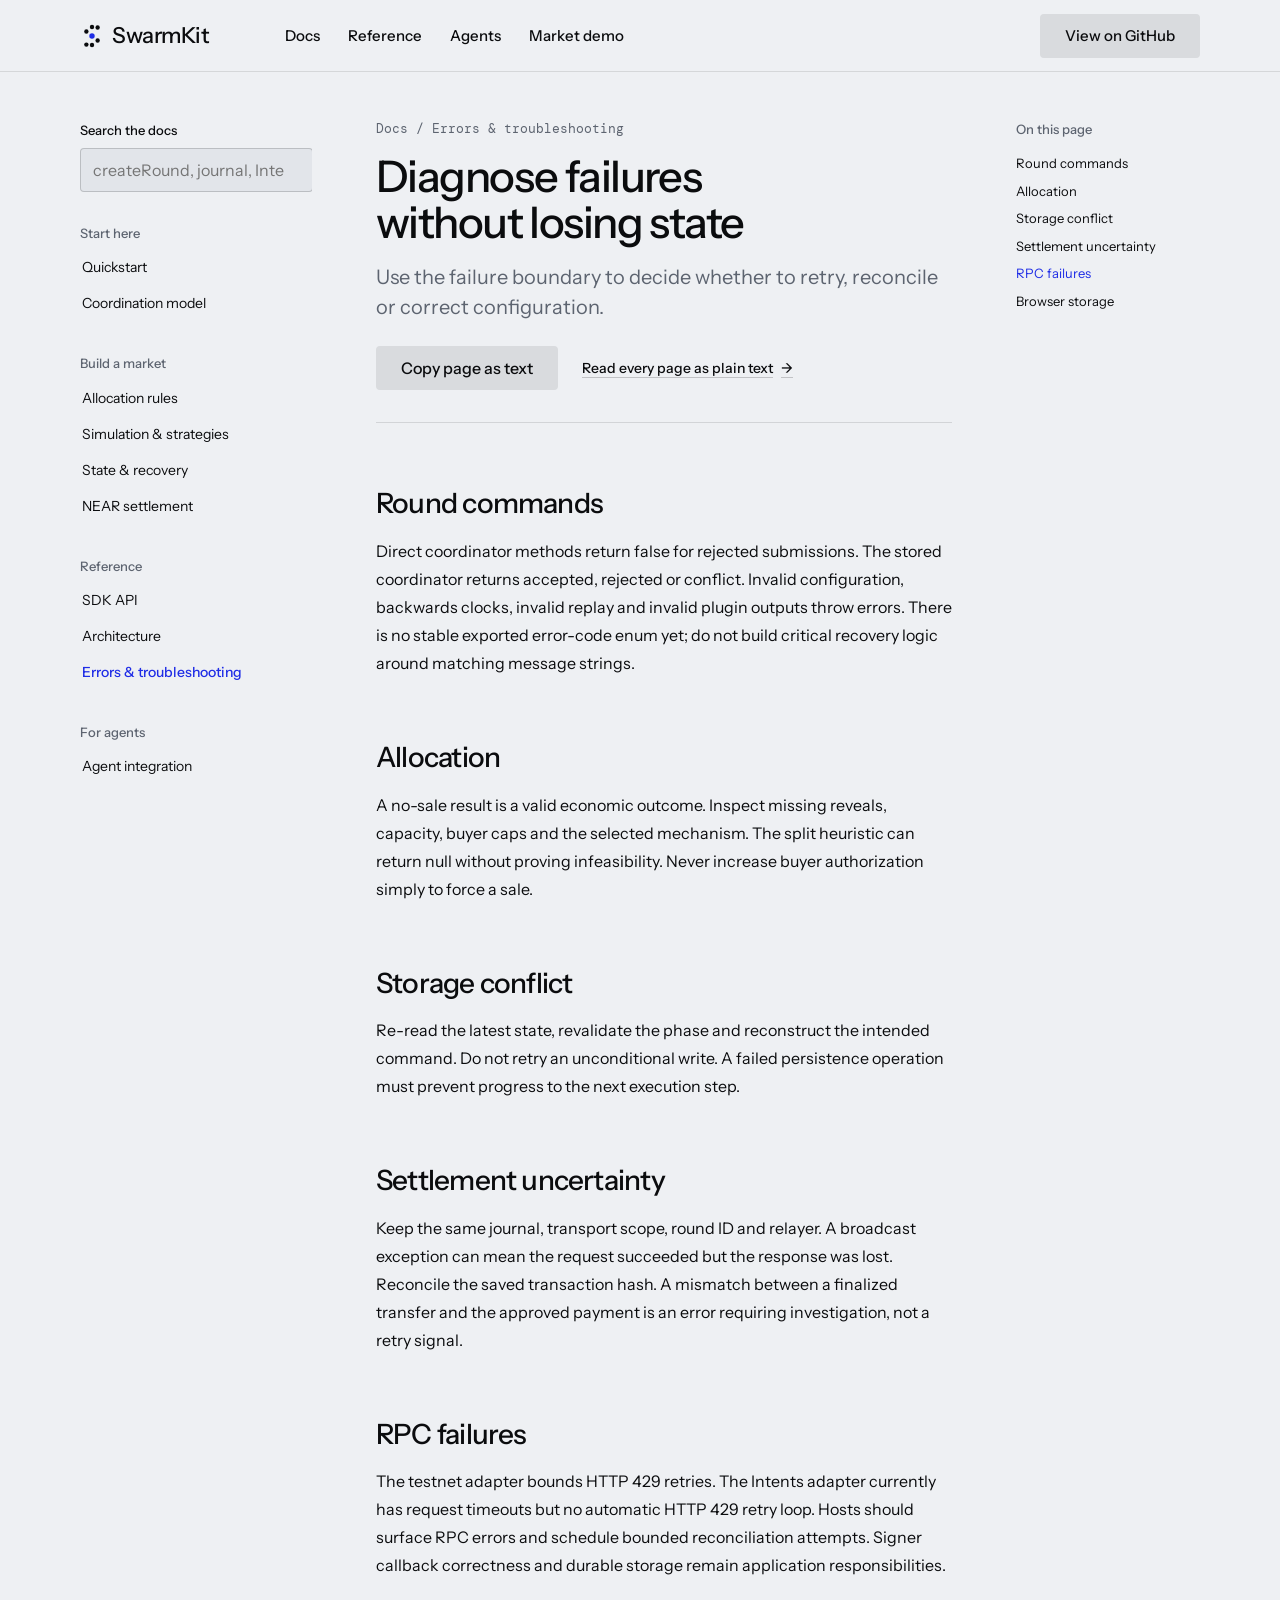
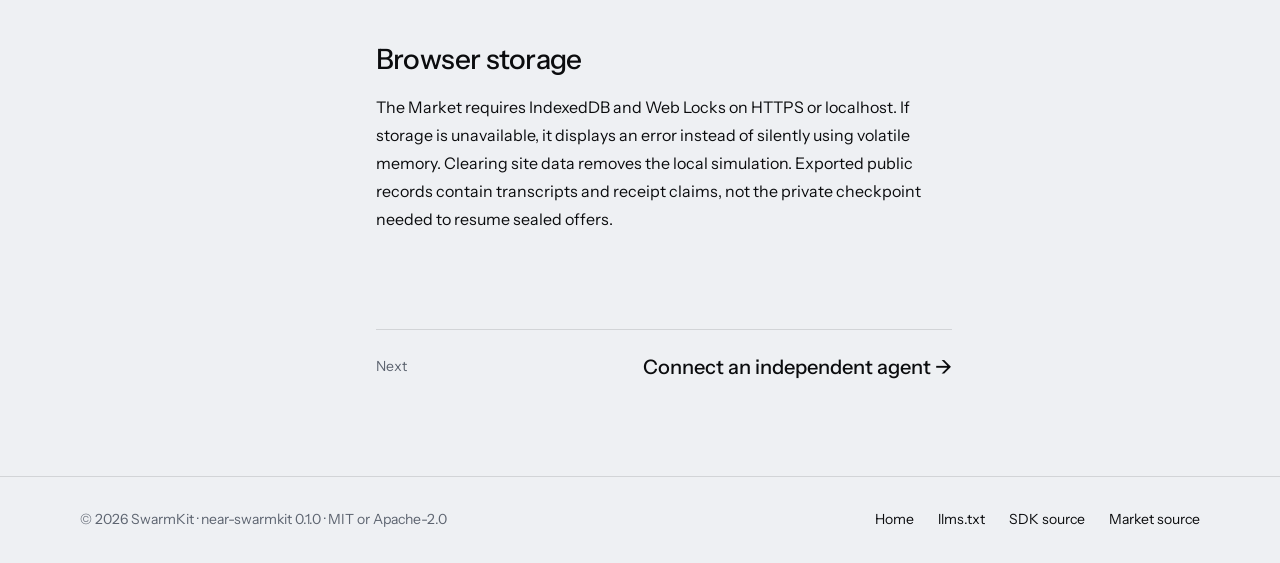
<file: errors/index.html>
<!doctype html>
<html lang="en" data-type="software" data-radius="sharp" data-buttons="tonal">
<head>
  <meta charset="utf-8">
  <meta name="viewport" content="width=device-width, initial-scale=1, viewport-fit=cover">
  <title>Diagnose failures without losing state · SwarmKit docs</title>
  <meta name="description" content="Use the failure boundary to decide whether to retry, reconcile or correct configuration.">
  <meta property="og:type" content="article">
  <meta property="og:title" content="Diagnose failures without losing state · SwarmKit docs">
  <meta property="og:description" content="Use the failure boundary to decide whether to retry, reconcile or correct configuration.">
  <meta property="og:image" content="../share.jpg">
  <meta name="twitter:card" content="summary_large_image">
  <meta name="theme-color" content="#eef0f3">
  <meta name="page-type" content="software">
  <meta name="site-kind" content="software">
  <link rel="icon" href="../favicon.svg" type="image/svg+xml">
  <link rel="preconnect" href="https://fonts.googleapis.com">
  <link rel="preconnect" href="https://fonts.gstatic.com" crossorigin>
  <link href="https://fonts.googleapis.com/css2?family=Instrument+Sans:wdth,wght@75..100,400..700&family=DM+Mono:wght@400;500&display=swap" rel="stylesheet">
  <link rel="stylesheet" href="../assets/system.css">
  <style>:root{--p-bg:#eef0f3;--p-surface:#e2e5ea;--p-ink:#0b0c0e;--p-muted:#5d6470;--p-accent:#1f2de6;--p-accent-ink:#fff;--p-action:#1f2de6;--p-action-ink:#fff;--font-display:"Instrument Sans",system-ui,sans-serif;--font-text:"Instrument Sans",system-ui,sans-serif;--font-mono:"DM Mono",ui-monospace,Menlo,Consolas,monospace;--display-weight:500;--display-tracking:-0.028em;--display-tracking-xl:-0.036em;--display-stretch:96%}</style>
  <link rel="stylesheet" href="../site.css?v=20261114-4">
</head>
<body class="docs-page">
  <header class="nav">
    <div class="wrap nav__bar">
      <a class="skip-link" href="#doc">Skip to content</a>
      <a class="nav__logo" href="../"><svg class="logo-mark" viewBox="0 0 32 32" aria-hidden="true"><g fill="currentColor"><circle cx="16" cy="4" r="2.9"/><circle cx="23.5" cy="4.6" r="2.9"/><circle cx="8.5" cy="10" r="2.9"/><circle cx="23.5" cy="22" r="2.9"/><circle cx="8.5" cy="27.4" r="2.9"/><circle cx="16" cy="28" r="2.9"/></g><circle cx="16" cy="16" r="3.6" fill="#1f2de6"/></svg>SwarmKit</a>
      <nav class="nav__links" aria-label="Main">
        <div class="nav__item"><a class="nav__link" href="../docs/">Docs</a></div>
        <div class="nav__item"><a class="nav__link" href="../reference/">Reference</a></div>
        <div class="nav__item"><a class="nav__link" href="../agents/">Agents</a></div>
        <div class="nav__item"><a class="nav__link" href="https://swarmkit-coop.pages.dev/">Market demo</a></div>
      </nav>
      <div class="nav__actions"><a class="btn btn--secondary" href="https://github.com/mikemoulder/swarmkit">View on GitHub</a></div>
    </div>
  </header>
  <main class="docs">
    <div class="wrap">
      <nav class="docs-nav" aria-label="Documentation">
        <button class="docs-menu" type="button" aria-expanded="false" aria-controls="docs-groups">Browse the docs <span aria-hidden="true">+</span></button>
        <label class="docs-nav__search">Search the docs<input type="search" id="doc-search" autocomplete="off" placeholder="createRound, journal, Intents"></label>
        <div id="search-results" aria-live="polite"></div>
        <div class="docs-nav__groups" id="docs-groups"><h2>Start here</h2><a class="docs-nav__link" href="../docs/">Quickstart</a><a class="docs-nav__link" href="../concepts/">Coordination model</a><h2>Build a market</h2><a class="docs-nav__link" href="../mechanisms/">Allocation rules</a><a class="docs-nav__link" href="../simulation/">Simulation & strategies</a><a class="docs-nav__link" href="../storage/">State & recovery</a><a class="docs-nav__link" href="../settlement/">NEAR settlement</a><h2>Reference</h2><a class="docs-nav__link" href="../reference/">SDK API</a><a class="docs-nav__link" href="../architecture/">Architecture</a><a class="docs-nav__link" href="../errors/" aria-current="page">Errors & troubleshooting</a><h2>For agents</h2><a class="docs-nav__link" href="../agents/">Agent integration</a></div>
      </nav>
      <article class="doc" id="doc">
        <p class="doc__crumb">Docs / Errors & troubleshooting</p>
        <h1>Diagnose failures without losing state</h1>
        <p class="doc__lead">Use the failure boundary to decide whether to retry, reconcile or correct configuration.</p>
        <div class="doc__actions"><button class="btn btn--secondary" id="copy-page" type="button">Copy page as text</button><a class="link" href="../llms-full.txt">Read every page as plain text</a></div>
        <div class="doc__body">
<h2 id="round-commands">Round commands</h2><p>Direct coordinator methods return false for rejected submissions. The stored coordinator returns accepted, rejected or conflict. Invalid configuration, backwards clocks, invalid replay and invalid plugin outputs throw errors. There is no stable exported error-code enum yet; do not build critical recovery logic around matching message strings.</p>
<h2 id="allocation">Allocation</h2><p>A no-sale result is a valid economic outcome. Inspect missing reveals, capacity, buyer caps and the selected mechanism. The split heuristic can return null without proving infeasibility. Never increase buyer authorization simply to force a sale.</p>
<h2 id="storage-conflict">Storage conflict</h2><p>Re-read the latest state, revalidate the phase and reconstruct the intended command. Do not retry an unconditional write. A failed persistence operation must prevent progress to the next execution step.</p>
<h2 id="settlement-uncertainty">Settlement uncertainty</h2><p>Keep the same journal, transport scope, round ID and relayer. A broadcast exception can mean the request succeeded but the response was lost. Reconcile the saved transaction hash. A mismatch between a finalized transfer and the approved payment is an error requiring investigation, not a retry signal.</p>
<h2 id="rpc-failures">RPC failures</h2><p>The testnet adapter bounds HTTP 429 retries. The Intents adapter currently has request timeouts but no automatic HTTP 429 retry loop. Hosts should surface RPC errors and schedule bounded reconciliation attempts. Signer callback correctness and durable storage remain application responsibilities.</p>
<h2 id="browser-storage">Browser storage</h2><p>The Market requires IndexedDB and Web Locks on HTTPS or localhost. If storage is unavailable, it displays an error instead of silently using volatile memory. Clearing site data removes the local simulation. Exported public records contain transcripts and receipt claims, not the private checkpoint needed to resume sealed offers.</p></div>
        <nav class="doc__next" aria-label="Next page"><span>Next</span><a href="../agents/">Connect an independent agent →</a></nav>
      </article>
      <aside class="docs-toc" aria-label="On this page"><h2>On this page</h2><a href="#round-commands">Round commands</a><a href="#allocation">Allocation</a><a href="#storage-conflict">Storage conflict</a><a href="#settlement-uncertainty">Settlement uncertainty</a><a href="#rpc-failures">RPC failures</a><a href="#browser-storage">Browser storage</a></aside>
    </div>
  </main>
  <footer class="docs-foot"><div class="wrap"><span>© 2026 SwarmKit · near-swarmkit 0.1.0 · MIT or Apache-2.0</span><nav aria-label="Footer"><a href="../">Home</a><a href="../llms.txt">llms.txt</a><a href="https://github.com/mikemoulder/swarmkit">SDK source</a><a href="https://github.com/mikemoulder/swarmkit-market">Market source</a></nav></div></footer>
<script src="../docs.js" defer></script></body>
</html>
</file>
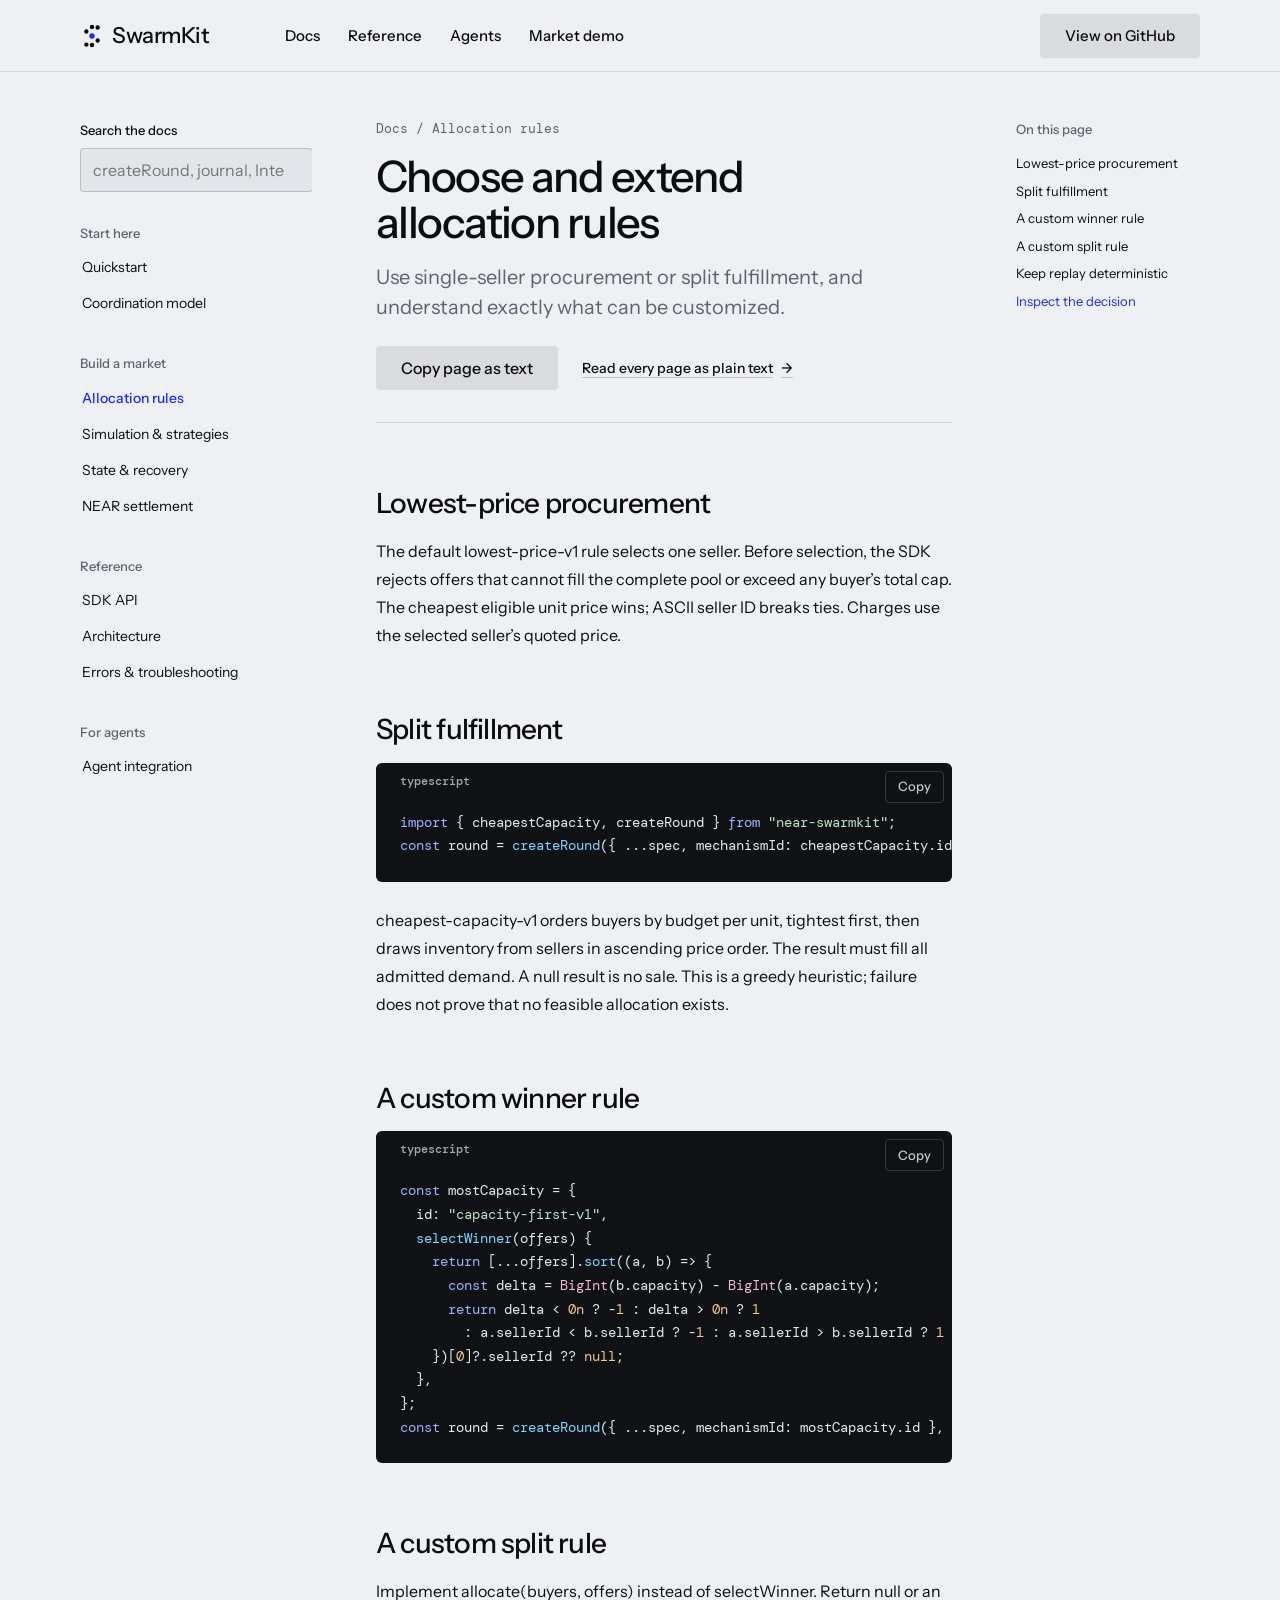
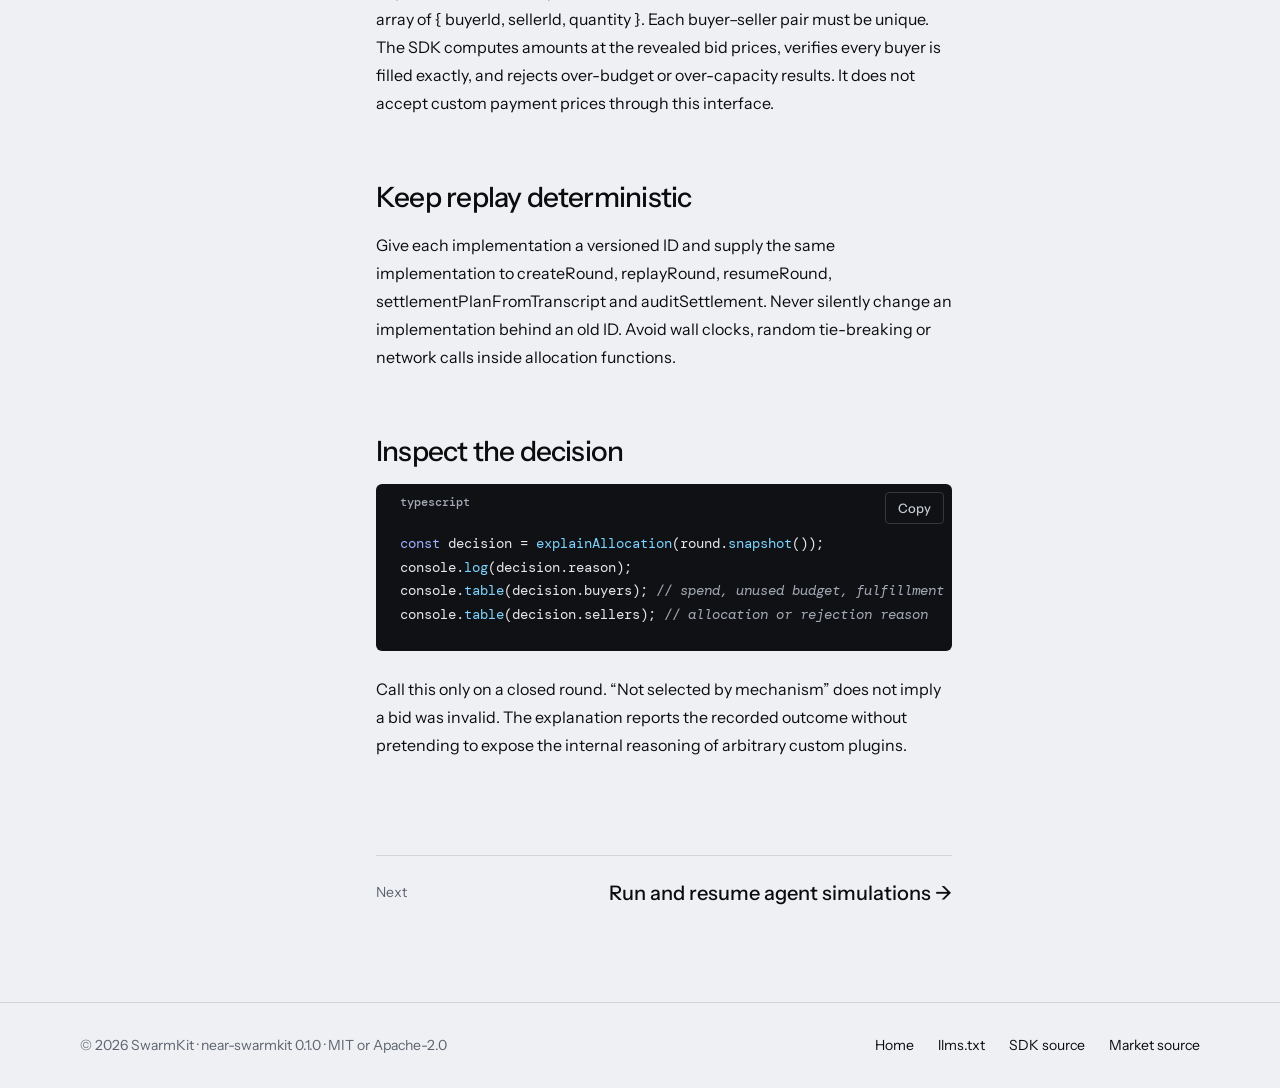
<file: mechanisms/index.html>
<!doctype html>
<html lang="en" data-type="software" data-radius="sharp" data-buttons="tonal">
<head>
  <meta charset="utf-8">
  <meta name="viewport" content="width=device-width, initial-scale=1, viewport-fit=cover">
  <title>Choose and extend allocation rules · SwarmKit docs</title>
  <meta name="description" content="Use single-seller procurement or split fulfillment, and understand exactly what can be customized.">
  <meta property="og:type" content="article">
  <meta property="og:title" content="Choose and extend allocation rules · SwarmKit docs">
  <meta property="og:description" content="Use single-seller procurement or split fulfillment, and understand exactly what can be customized.">
  <meta property="og:image" content="../share.jpg">
  <meta name="twitter:card" content="summary_large_image">
  <meta name="theme-color" content="#eef0f3">
  <meta name="page-type" content="software">
  <meta name="site-kind" content="software">
  <link rel="icon" href="../favicon.svg" type="image/svg+xml">
  <link rel="preconnect" href="https://fonts.googleapis.com">
  <link rel="preconnect" href="https://fonts.gstatic.com" crossorigin>
  <link href="https://fonts.googleapis.com/css2?family=Instrument+Sans:wdth,wght@75..100,400..700&family=DM+Mono:wght@400;500&display=swap" rel="stylesheet">
  <link rel="stylesheet" href="../assets/system.css">
  <style>:root{--p-bg:#eef0f3;--p-surface:#e2e5ea;--p-ink:#0b0c0e;--p-muted:#5d6470;--p-accent:#1f2de6;--p-accent-ink:#fff;--p-action:#1f2de6;--p-action-ink:#fff;--font-display:"Instrument Sans",system-ui,sans-serif;--font-text:"Instrument Sans",system-ui,sans-serif;--font-mono:"DM Mono",ui-monospace,Menlo,Consolas,monospace;--display-weight:500;--display-tracking:-0.028em;--display-tracking-xl:-0.036em;--display-stretch:96%}</style>
  <link rel="stylesheet" href="../site.css?v=20261114-4">
</head>
<body class="docs-page">
  <header class="nav">
    <div class="wrap nav__bar">
      <a class="skip-link" href="#doc">Skip to content</a>
      <a class="nav__logo" href="../"><svg class="logo-mark" viewBox="0 0 32 32" aria-hidden="true"><g fill="currentColor"><circle cx="16" cy="4" r="2.9"/><circle cx="23.5" cy="4.6" r="2.9"/><circle cx="8.5" cy="10" r="2.9"/><circle cx="23.5" cy="22" r="2.9"/><circle cx="8.5" cy="27.4" r="2.9"/><circle cx="16" cy="28" r="2.9"/></g><circle cx="16" cy="16" r="3.6" fill="#1f2de6"/></svg>SwarmKit</a>
      <nav class="nav__links" aria-label="Main">
        <div class="nav__item"><a class="nav__link" href="../docs/">Docs</a></div>
        <div class="nav__item"><a class="nav__link" href="../reference/">Reference</a></div>
        <div class="nav__item"><a class="nav__link" href="../agents/">Agents</a></div>
        <div class="nav__item"><a class="nav__link" href="https://swarmkit-coop.pages.dev/">Market demo</a></div>
      </nav>
      <div class="nav__actions"><a class="btn btn--secondary" href="https://github.com/mikemoulder/swarmkit">View on GitHub</a></div>
    </div>
  </header>
  <main class="docs">
    <div class="wrap">
      <nav class="docs-nav" aria-label="Documentation">
        <button class="docs-menu" type="button" aria-expanded="false" aria-controls="docs-groups">Browse the docs <span aria-hidden="true">+</span></button>
        <label class="docs-nav__search">Search the docs<input type="search" id="doc-search" autocomplete="off" placeholder="createRound, journal, Intents"></label>
        <div id="search-results" aria-live="polite"></div>
        <div class="docs-nav__groups" id="docs-groups"><h2>Start here</h2><a class="docs-nav__link" href="../docs/">Quickstart</a><a class="docs-nav__link" href="../concepts/">Coordination model</a><h2>Build a market</h2><a class="docs-nav__link" href="../mechanisms/" aria-current="page">Allocation rules</a><a class="docs-nav__link" href="../simulation/">Simulation & strategies</a><a class="docs-nav__link" href="../storage/">State & recovery</a><a class="docs-nav__link" href="../settlement/">NEAR settlement</a><h2>Reference</h2><a class="docs-nav__link" href="../reference/">SDK API</a><a class="docs-nav__link" href="../architecture/">Architecture</a><a class="docs-nav__link" href="../errors/">Errors & troubleshooting</a><h2>For agents</h2><a class="docs-nav__link" href="../agents/">Agent integration</a></div>
      </nav>
      <article class="doc" id="doc">
        <p class="doc__crumb">Docs / Allocation rules</p>
        <h1>Choose and extend allocation rules</h1>
        <p class="doc__lead">Use single-seller procurement or split fulfillment, and understand exactly what can be customized.</p>
        <div class="doc__actions"><button class="btn btn--secondary" id="copy-page" type="button">Copy page as text</button><a class="link" href="../llms-full.txt">Read every page as plain text</a></div>
        <div class="doc__body">
<h2 id="lowest-price-procurement">Lowest-price procurement</h2><p>The default lowest-price-v1 rule selects one seller. Before selection, the SDK rejects offers that cannot fill the complete pool or exceed any buyer’s total cap. The cheapest eligible unit price wins; ASCII seller ID breaks ties. Charges use the selected seller’s quoted price.</p>
<h2 id="split-fulfillment">Split fulfillment</h2><pre data-lang="ts"><code><span class="tk-keyword">import</span> { cheapestCapacity, createRound } <span class="tk-keyword">from</span> <span class="tk-string">"near-swarmkit"</span>;
<span class="tk-keyword">const</span> round = <span class="tk-fn">createRound</span>({ ...spec, mechanismId: cheapestCapacity.id });</code></pre><p>cheapest-capacity-v1 orders buyers by budget per unit, tightest first, then draws inventory from sellers in ascending price order. The result must fill all admitted demand. A null result is no sale. This is a greedy heuristic; failure does not prove that no feasible allocation exists.</p>
<h2 id="a-custom-winner-rule">A custom winner rule</h2><pre data-lang="ts"><code><span class="tk-keyword">const</span> mostCapacity = {
  id: <span class="tk-string">"capacity-first-v1"</span>,
  <span class="tk-fn">selectWinner</span>(offers) {
    <span class="tk-keyword">return</span> [...offers].<span class="tk-fn">sort</span>((a, b) =&gt; {
      <span class="tk-keyword">const</span> delta = <span class="tk-type">BigInt</span>(b.capacity) - <span class="tk-type">BigInt</span>(a.capacity);
      <span class="tk-keyword">return</span> delta &lt; <span class="tk-number">0n</span> ? -<span class="tk-number">1</span> : delta &gt; <span class="tk-number">0n</span> ? <span class="tk-number">1</span>
        : a.sellerId &lt; b.sellerId ? -<span class="tk-number">1</span> : a.sellerId &gt; b.sellerId ? <span class="tk-number">1</span> : <span class="tk-number">0</span>;
    })[<span class="tk-number">0</span>]?.sellerId ?? <span class="tk-literal">null</span>;
  },
};
<span class="tk-keyword">const</span> round = <span class="tk-fn">createRound</span>({ ...spec, mechanismId: mostCapacity.id }, <span class="tk-type">Date</span>.now, mostCapacity);</code></pre>
<h2 id="a-custom-split-rule">A custom split rule</h2><p>Implement allocate(buyers, offers) instead of selectWinner. Return null or an array of { buyerId, sellerId, quantity }. Each buyer–seller pair must be unique. The SDK computes amounts at the revealed bid prices, verifies every buyer is filled exactly, and rejects over-budget or over-capacity results. It does not accept custom payment prices through this interface.</p>
<h2 id="keep-replay-deterministic">Keep replay deterministic</h2><p>Give each implementation a versioned ID and supply the same implementation to createRound, replayRound, resumeRound, settlementPlanFromTranscript and auditSettlement. Never silently change an implementation behind an old ID. Avoid wall clocks, random tie-breaking or network calls inside allocation functions.</p>
<h2 id="inspect-the-decision">Inspect the decision</h2><pre data-lang="ts"><code><span class="tk-keyword">const</span> decision = <span class="tk-fn">explainAllocation</span>(round.<span class="tk-fn">snapshot</span>());
console.<span class="tk-fn">log</span>(decision.reason);
console.<span class="tk-fn">table</span>(decision.buyers); <span class="tk-comment">// spend, unused budget, fulfillment lines</span>
console.<span class="tk-fn">table</span>(decision.sellers); <span class="tk-comment">// allocation or rejection reason</span></code></pre><p>Call this only on a closed round. “Not selected by mechanism” does not imply a bid was invalid. The explanation reports the recorded outcome without pretending to expose the internal reasoning of arbitrary custom plugins.</p></div>
        <nav class="doc__next" aria-label="Next page"><span>Next</span><a href="../simulation/">Run and resume agent simulations →</a></nav>
      </article>
      <aside class="docs-toc" aria-label="On this page"><h2>On this page</h2><a href="#lowest-price-procurement">Lowest-price procurement</a><a href="#split-fulfillment">Split fulfillment</a><a href="#a-custom-winner-rule">A custom winner rule</a><a href="#a-custom-split-rule">A custom split rule</a><a href="#keep-replay-deterministic">Keep replay deterministic</a><a href="#inspect-the-decision">Inspect the decision</a></aside>
    </div>
  </main>
  <footer class="docs-foot"><div class="wrap"><span>© 2026 SwarmKit · near-swarmkit 0.1.0 · MIT or Apache-2.0</span><nav aria-label="Footer"><a href="../">Home</a><a href="../llms.txt">llms.txt</a><a href="https://github.com/mikemoulder/swarmkit">SDK source</a><a href="https://github.com/mikemoulder/swarmkit-market">Market source</a></nav></div></footer>
<script src="../docs.js" defer></script></body>
</html>
</file>
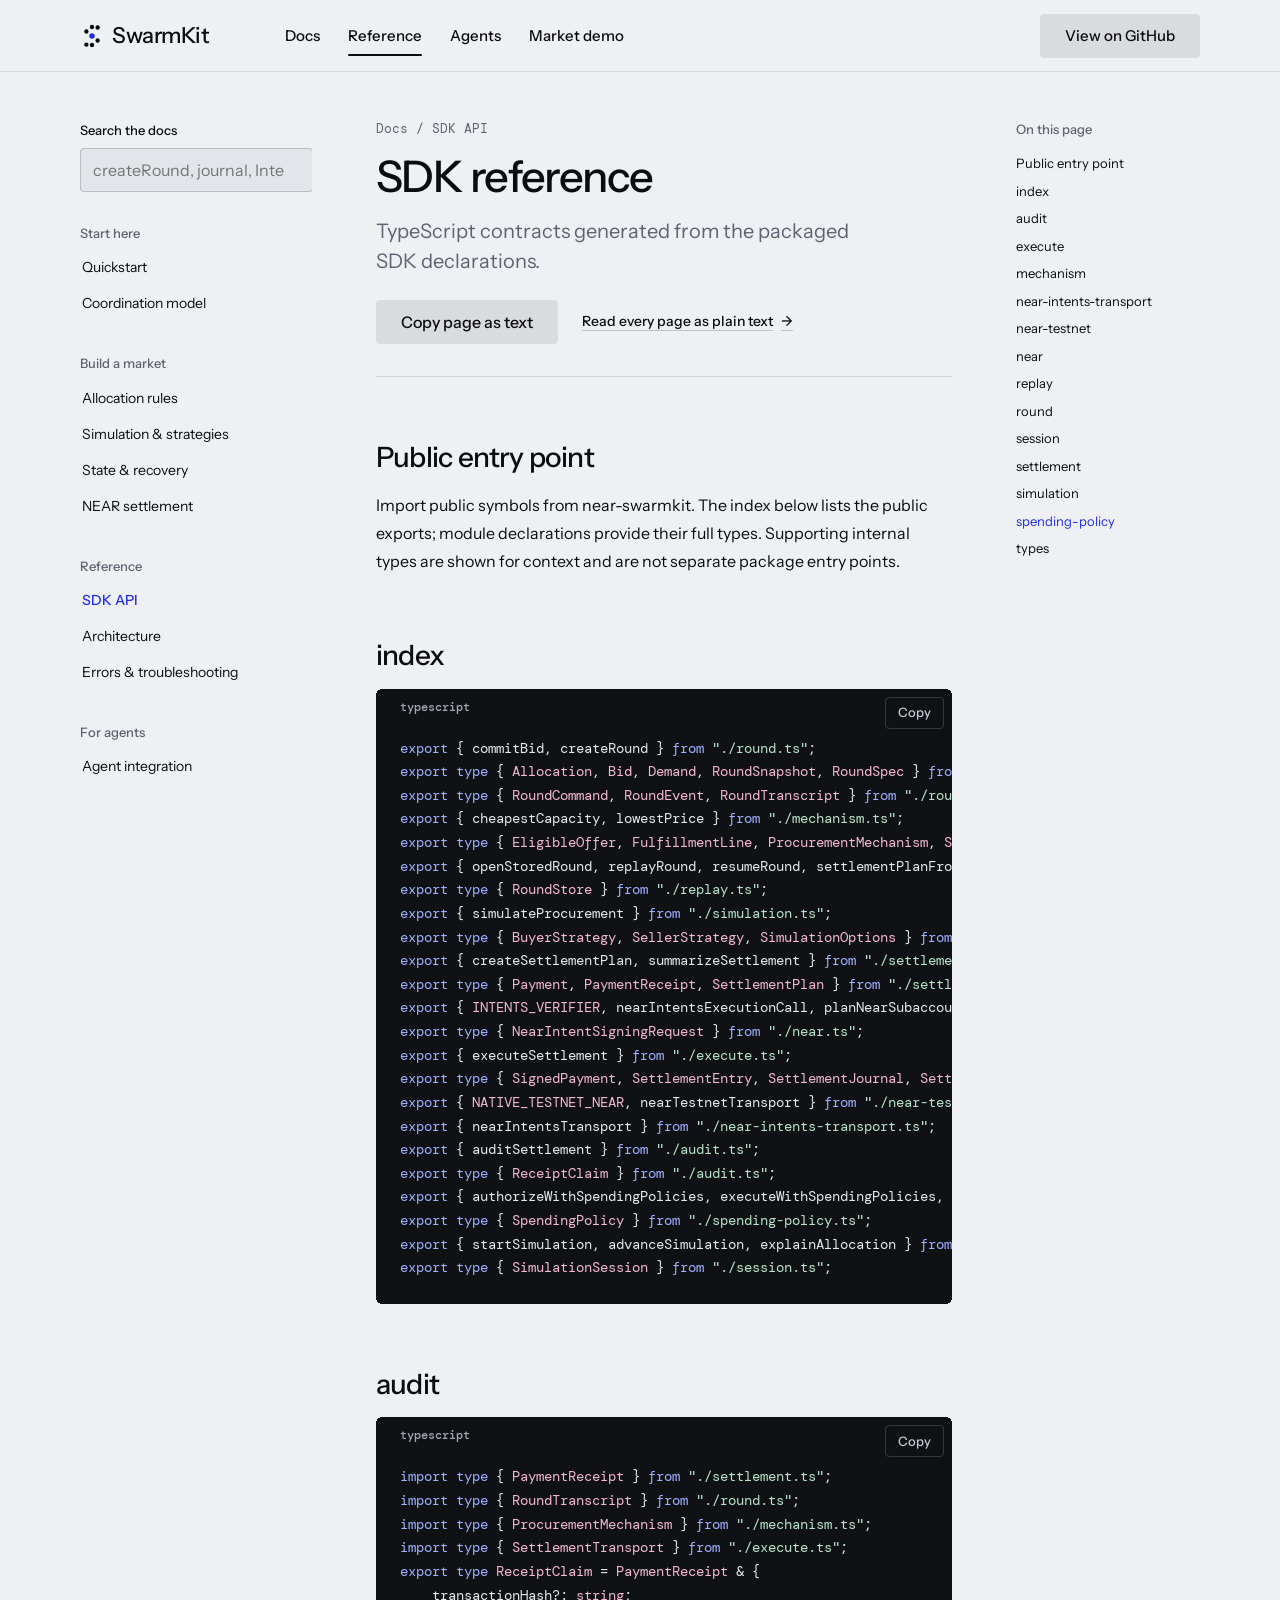
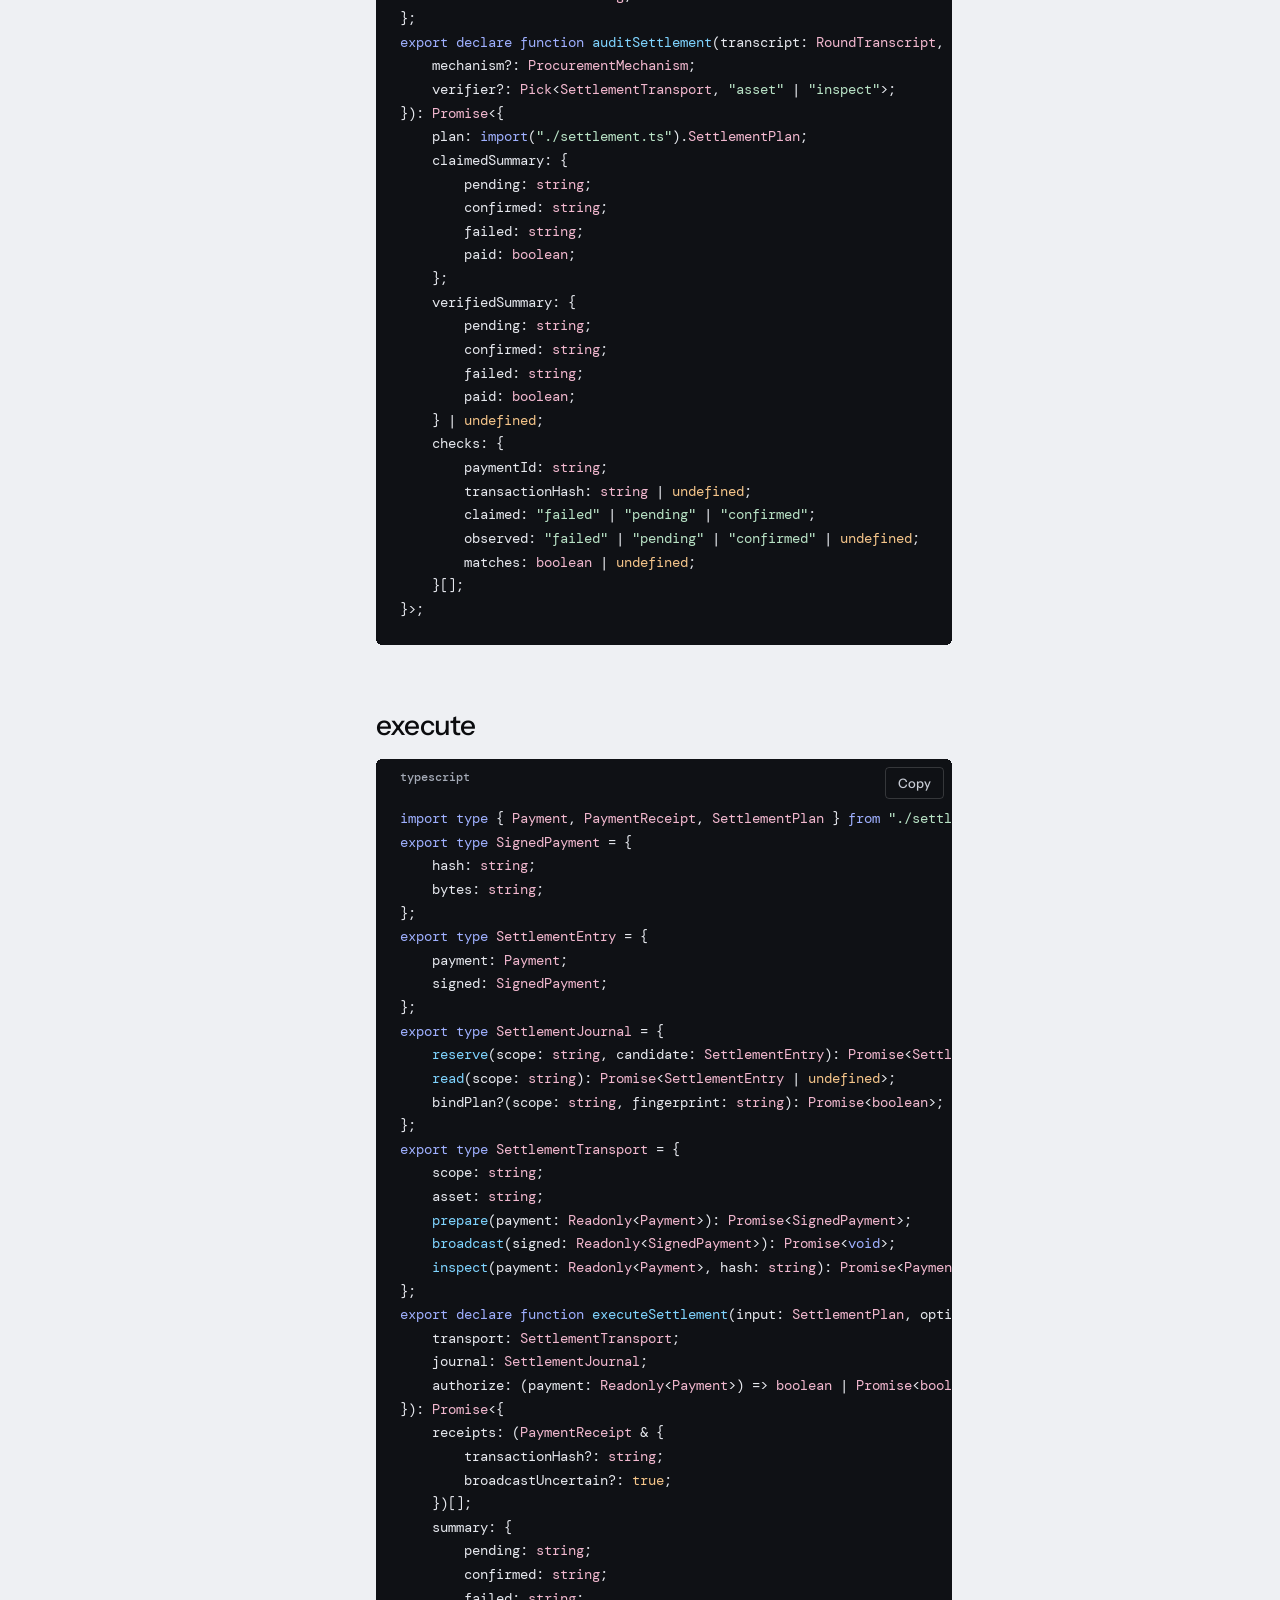
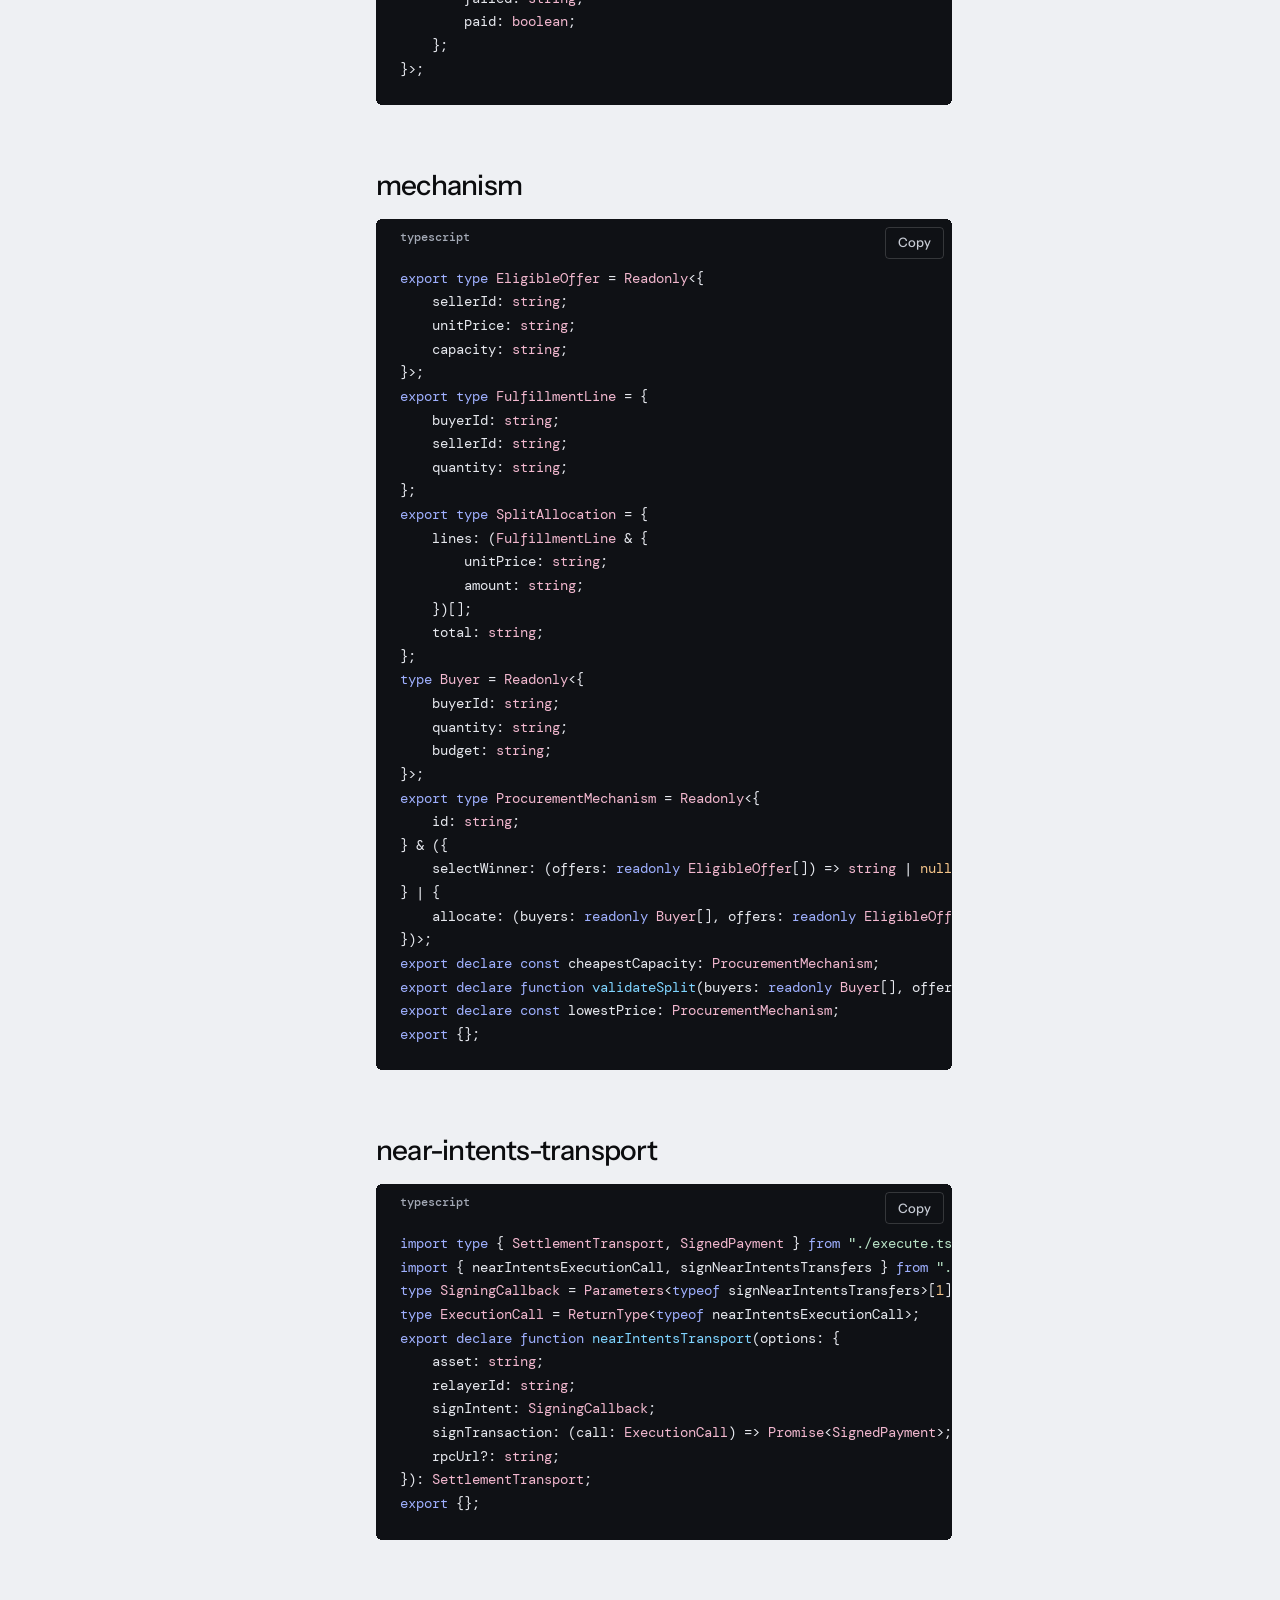
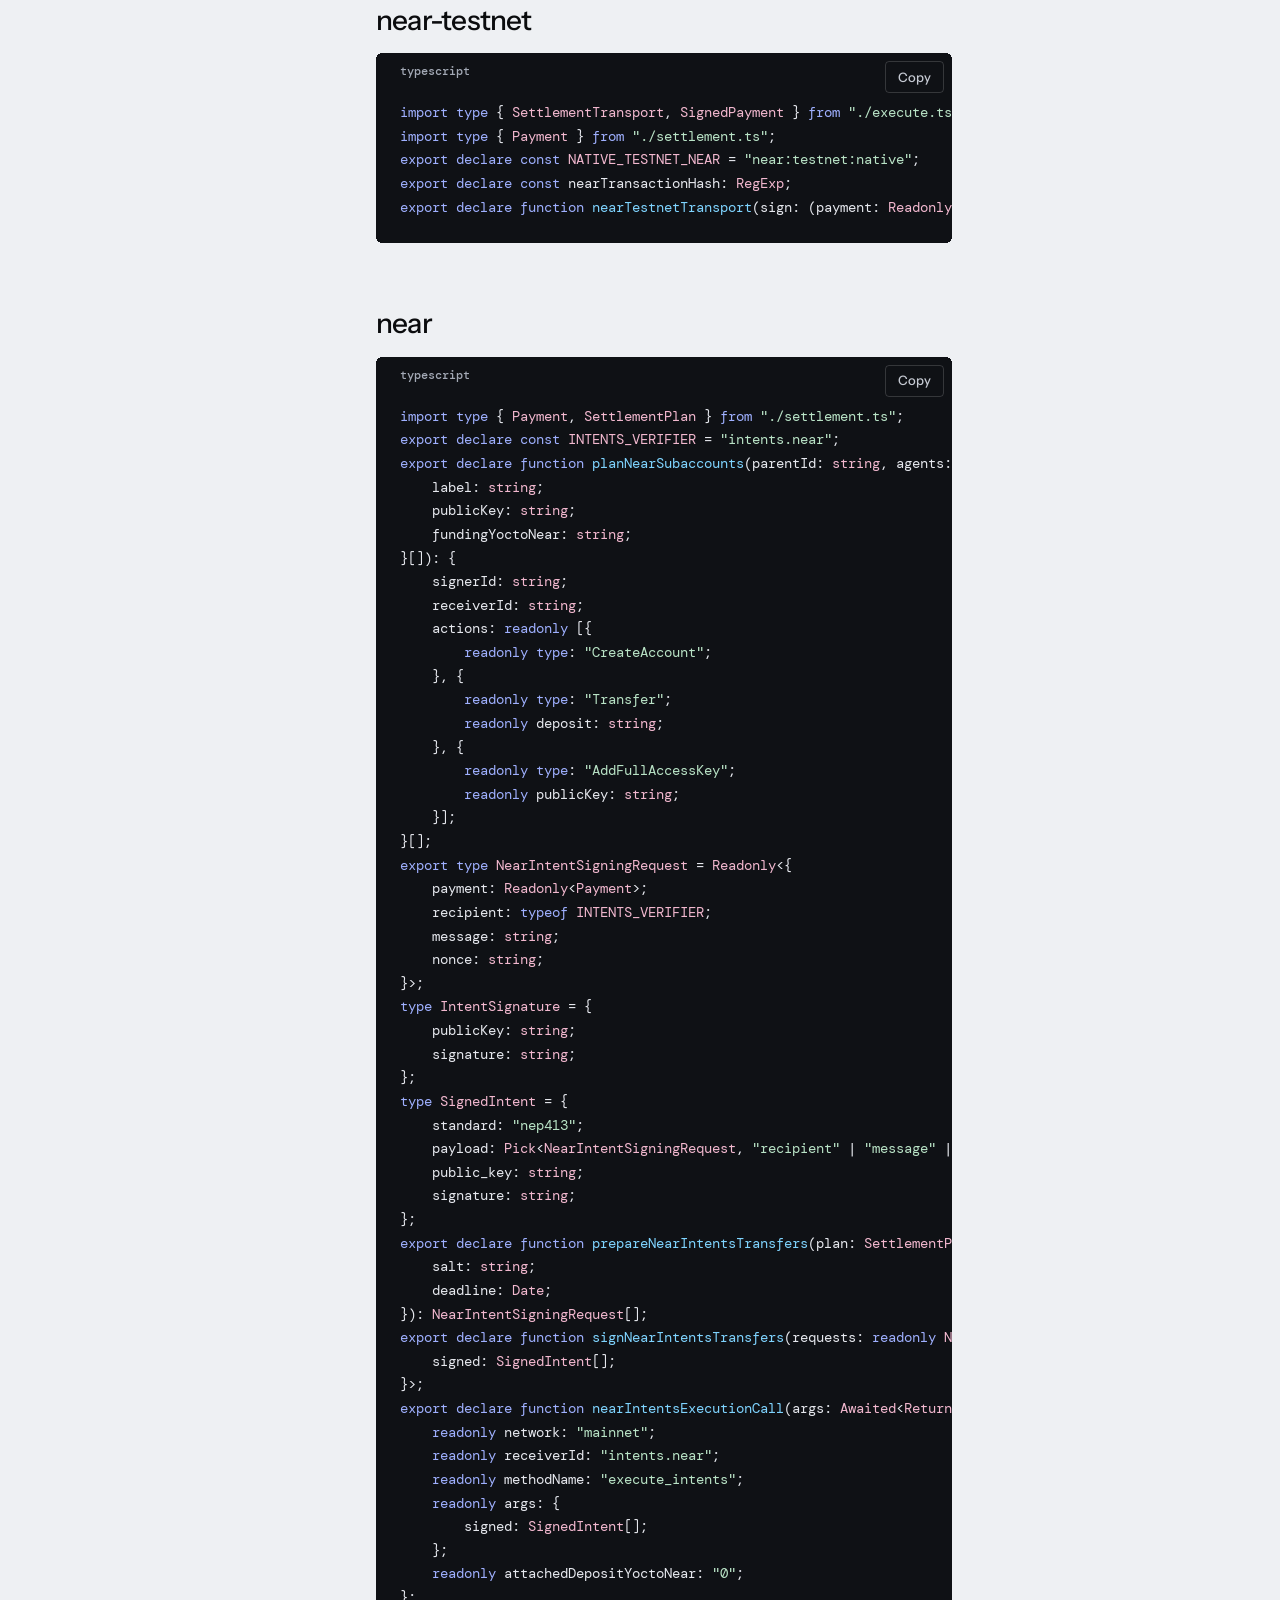
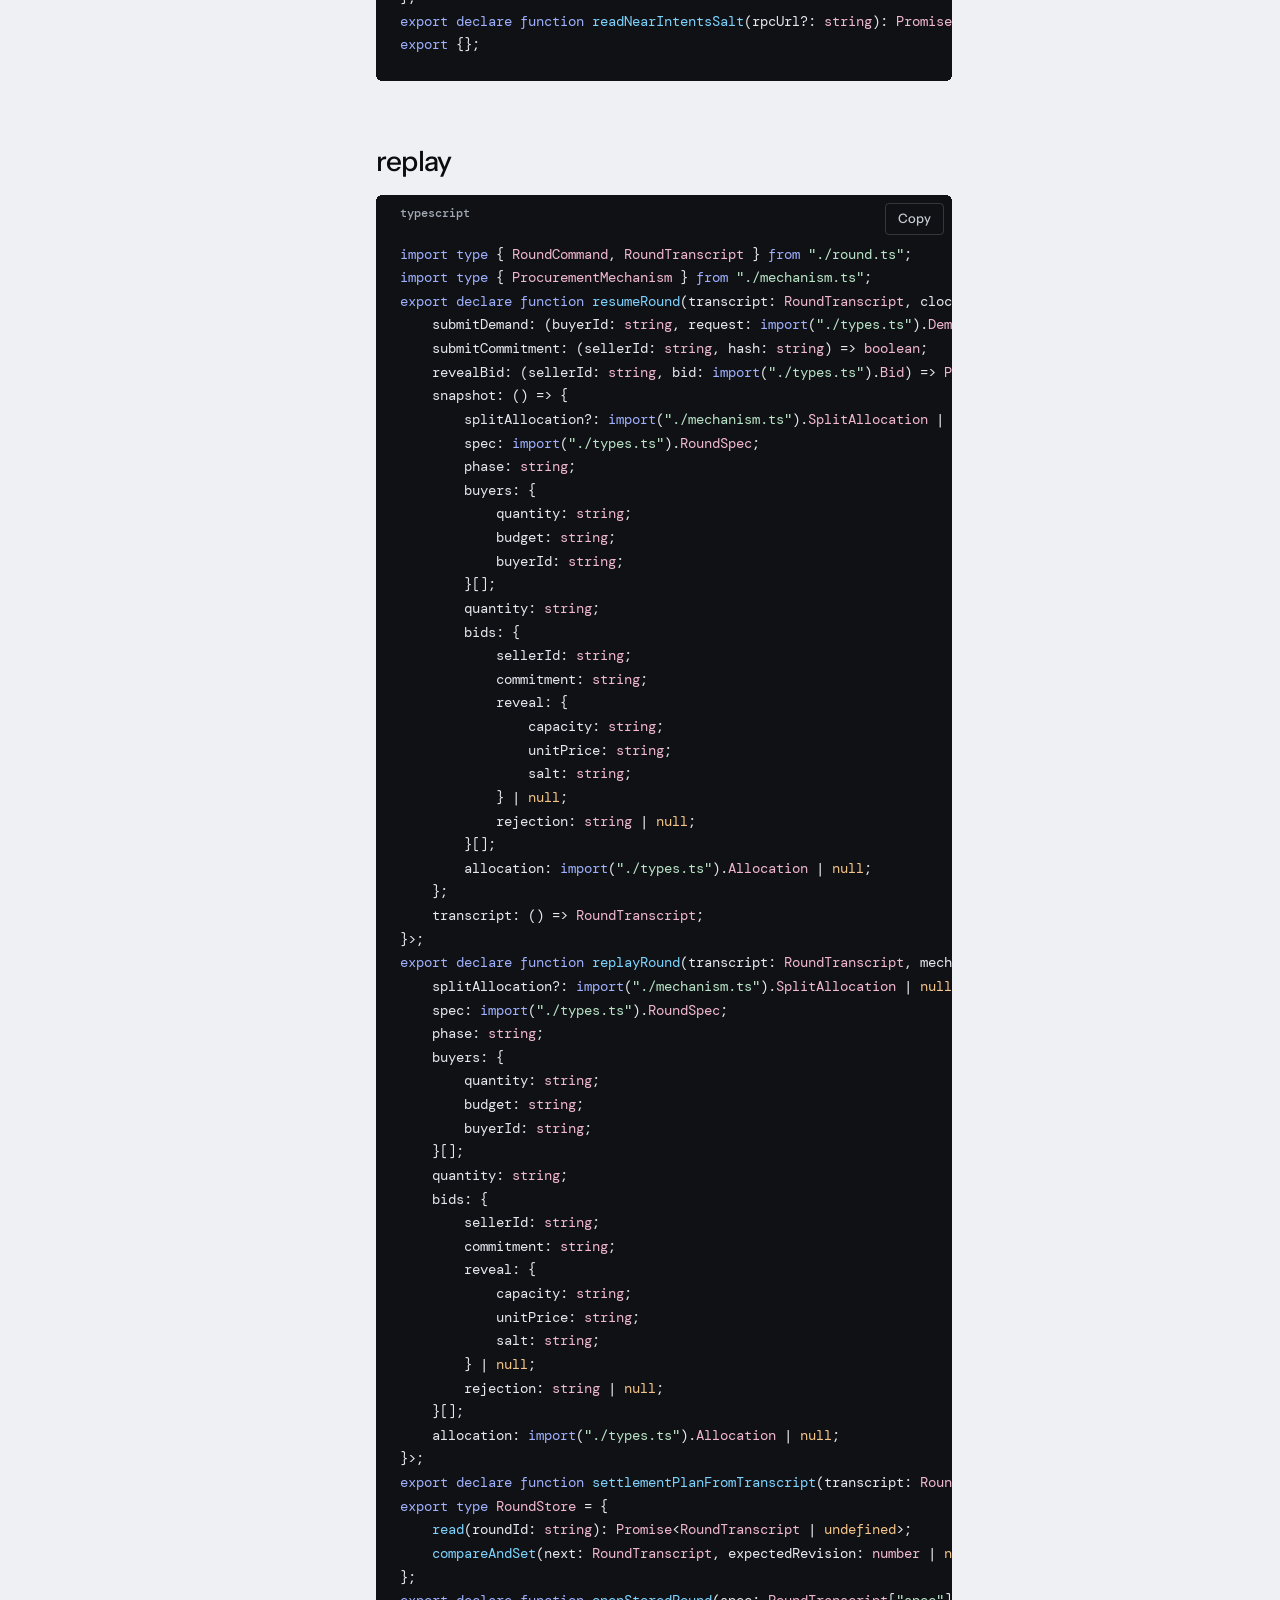
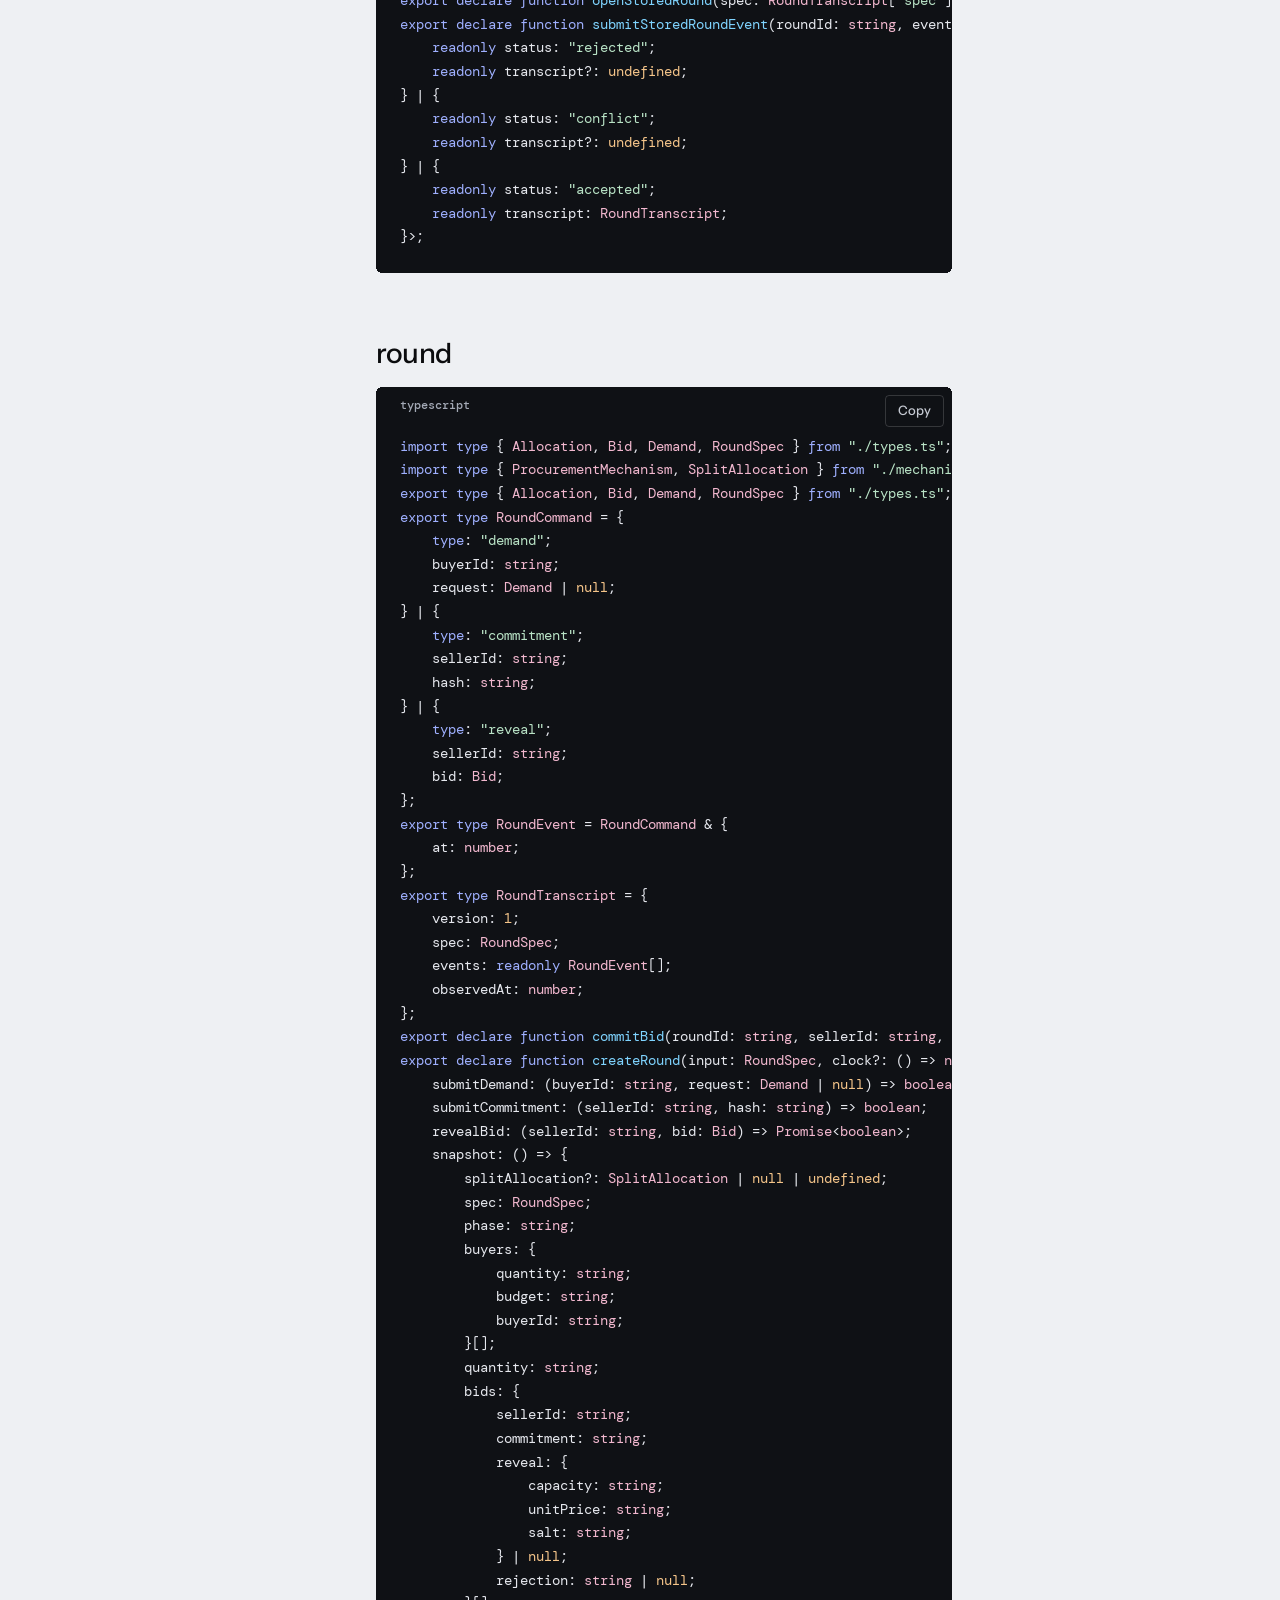
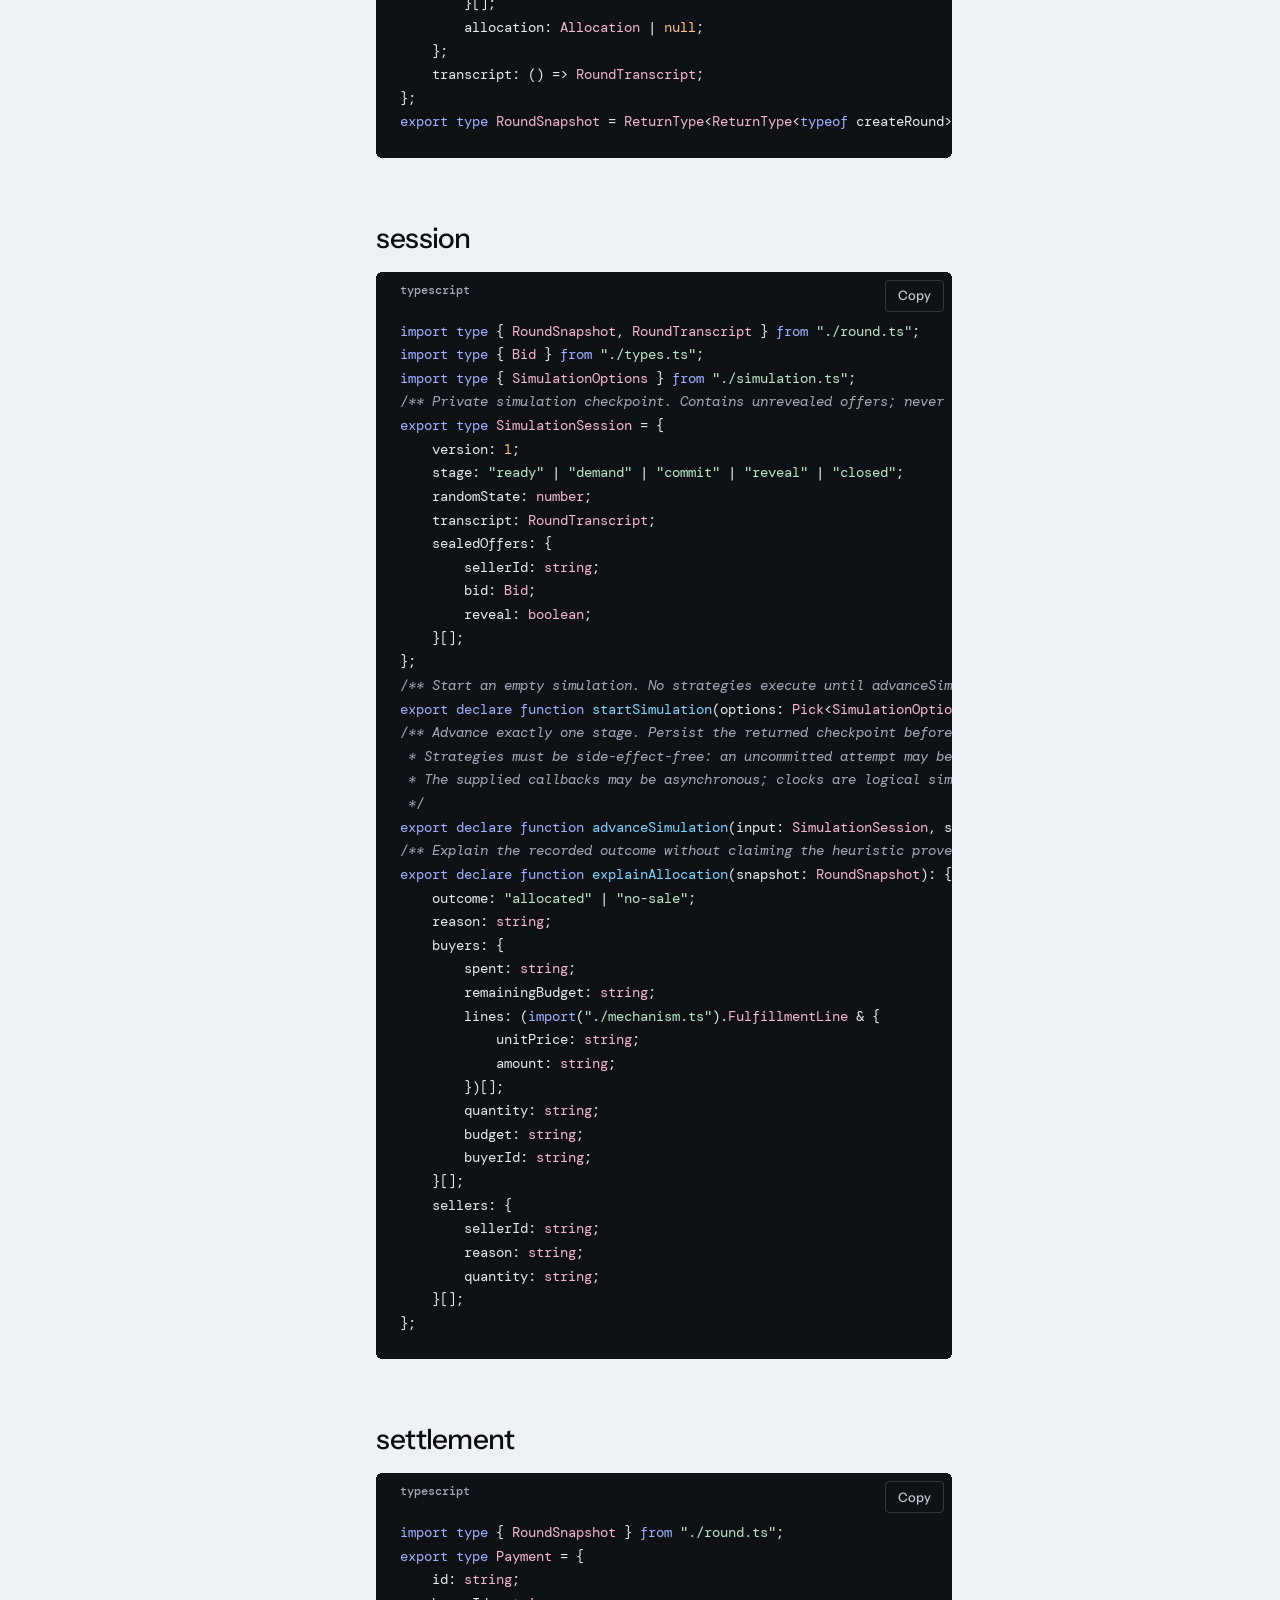
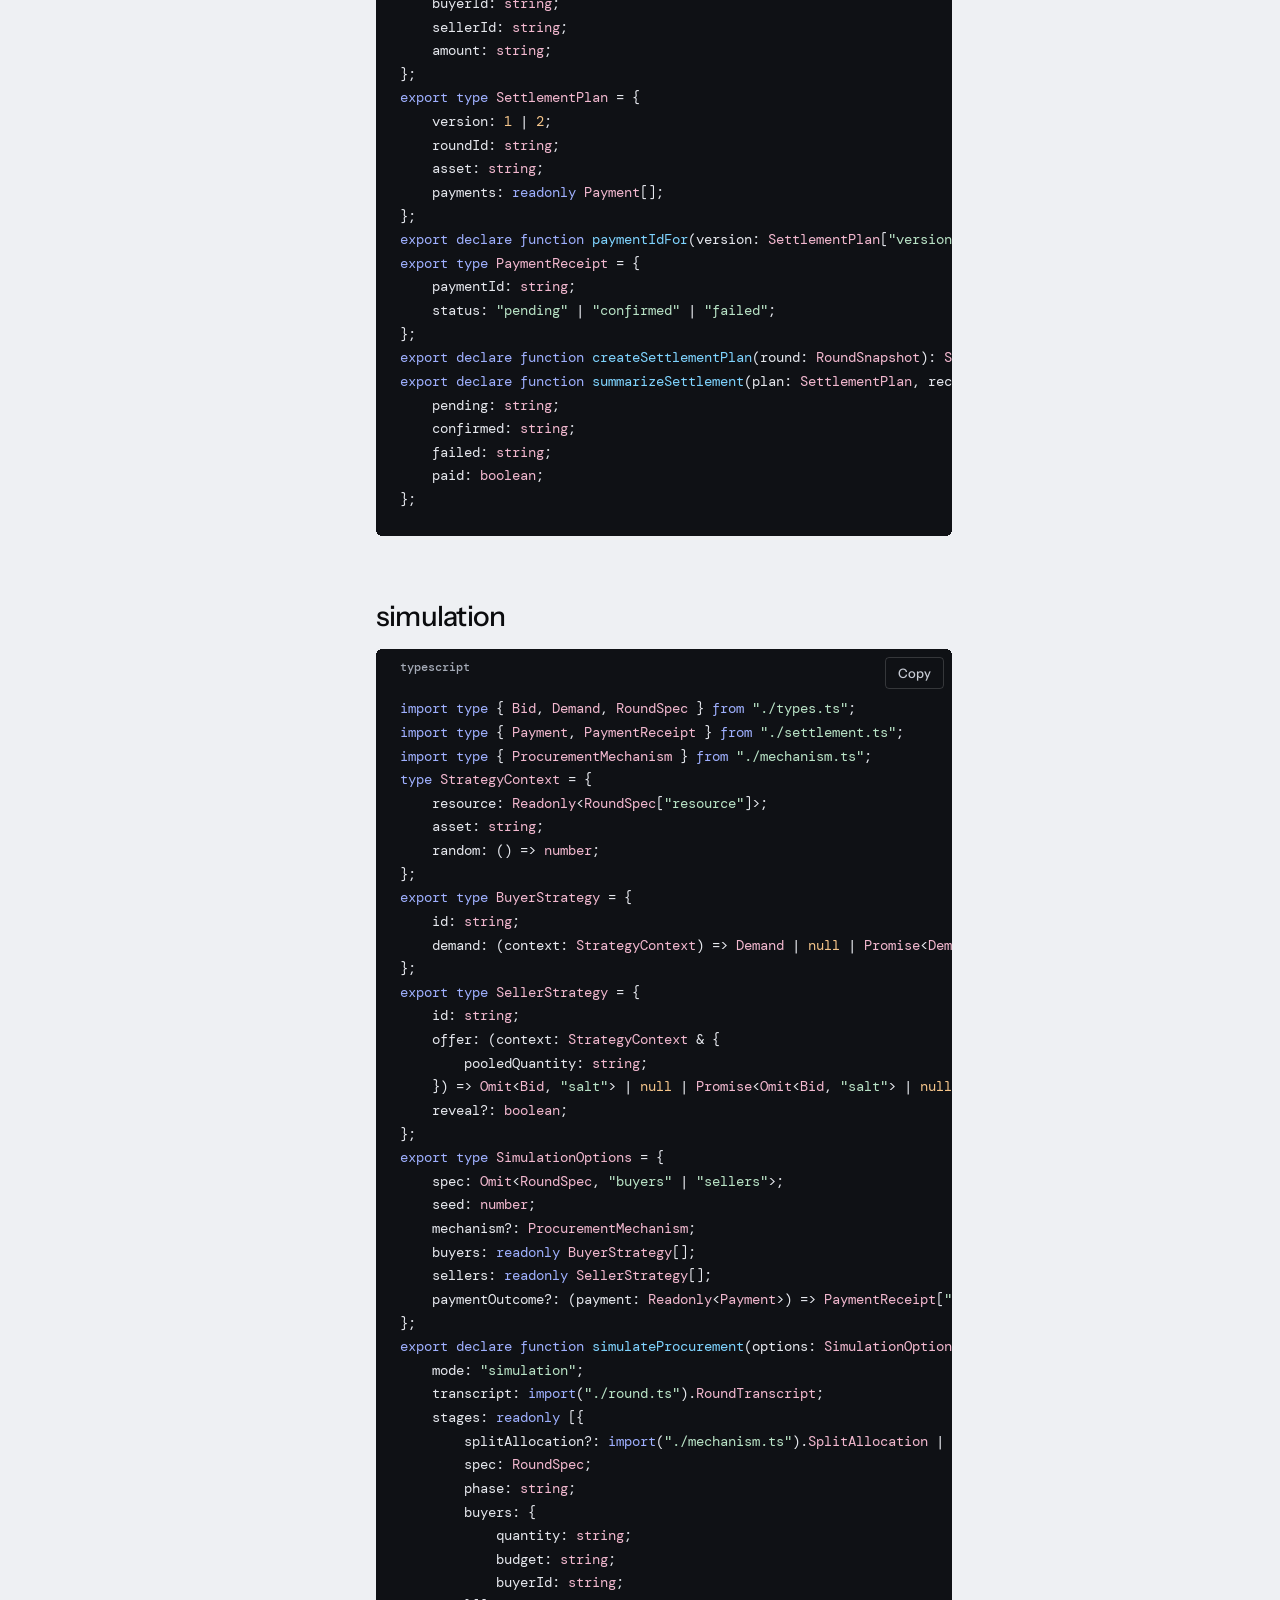
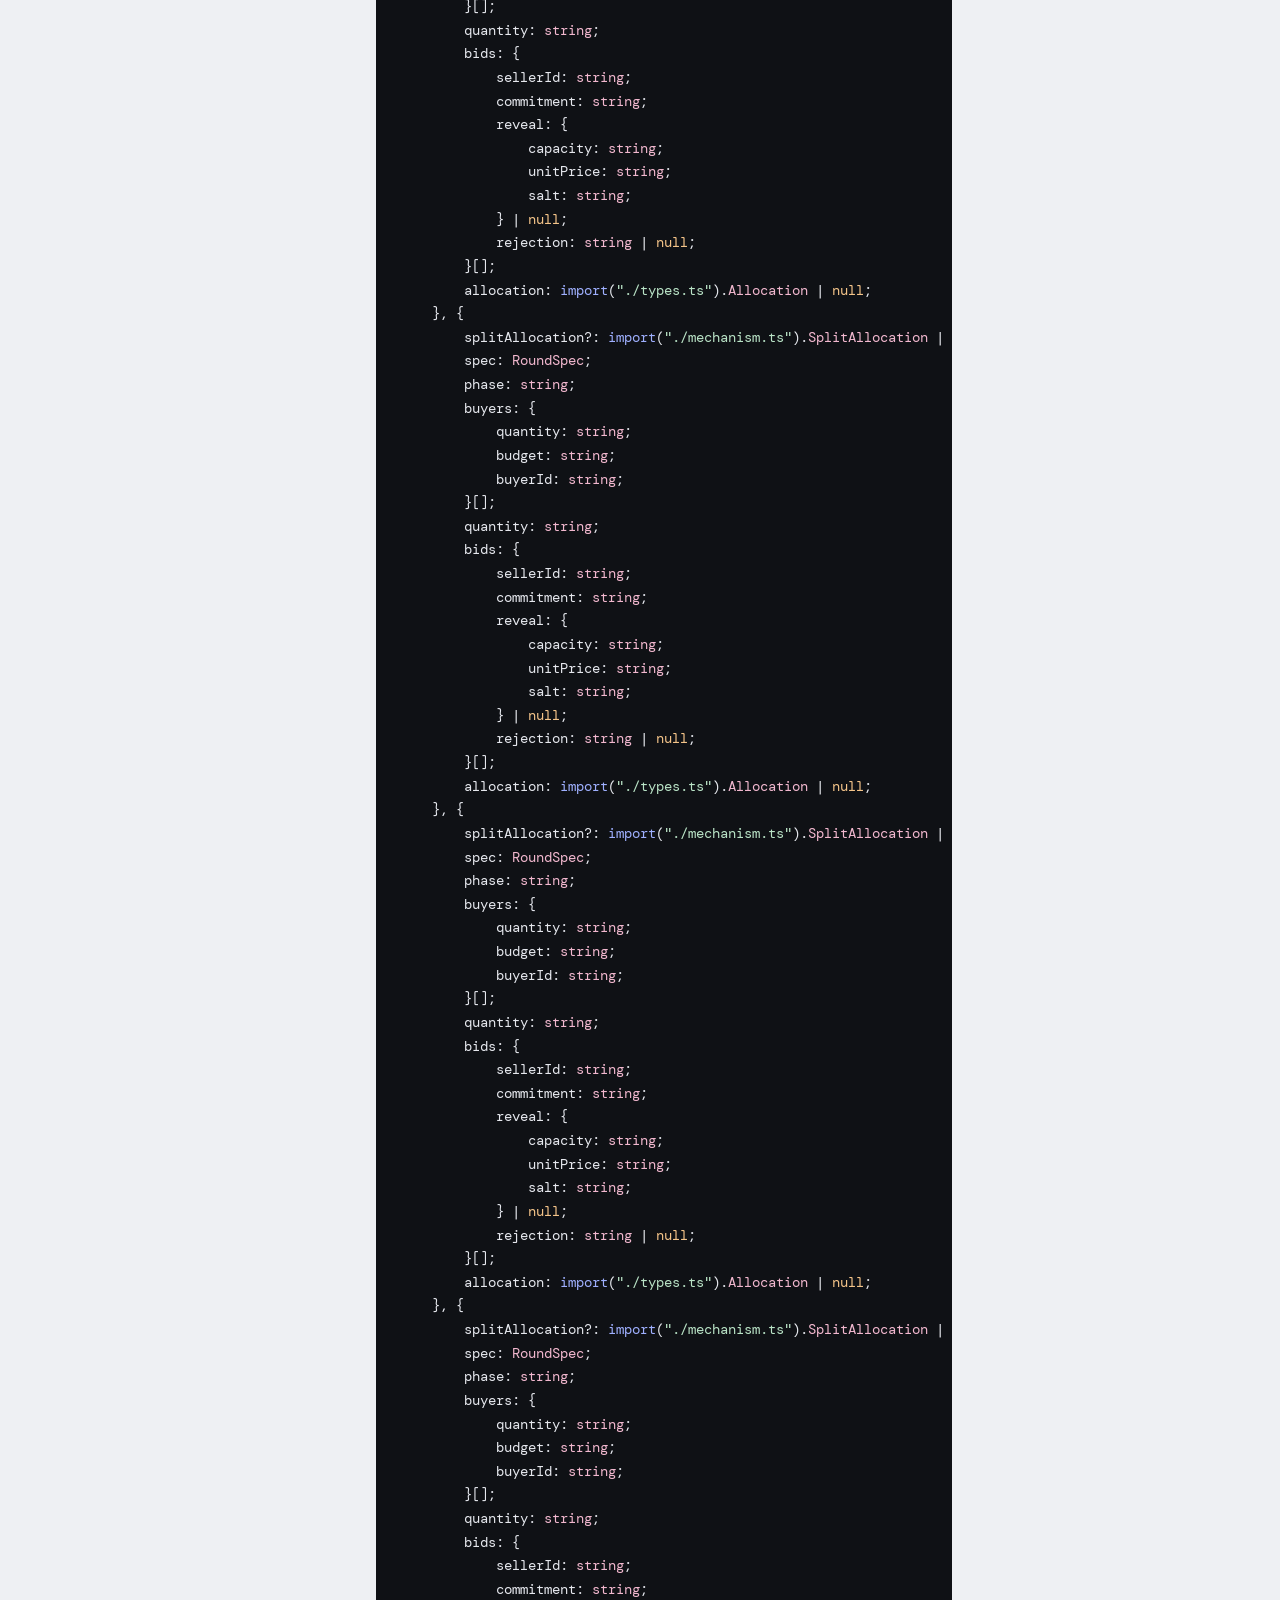
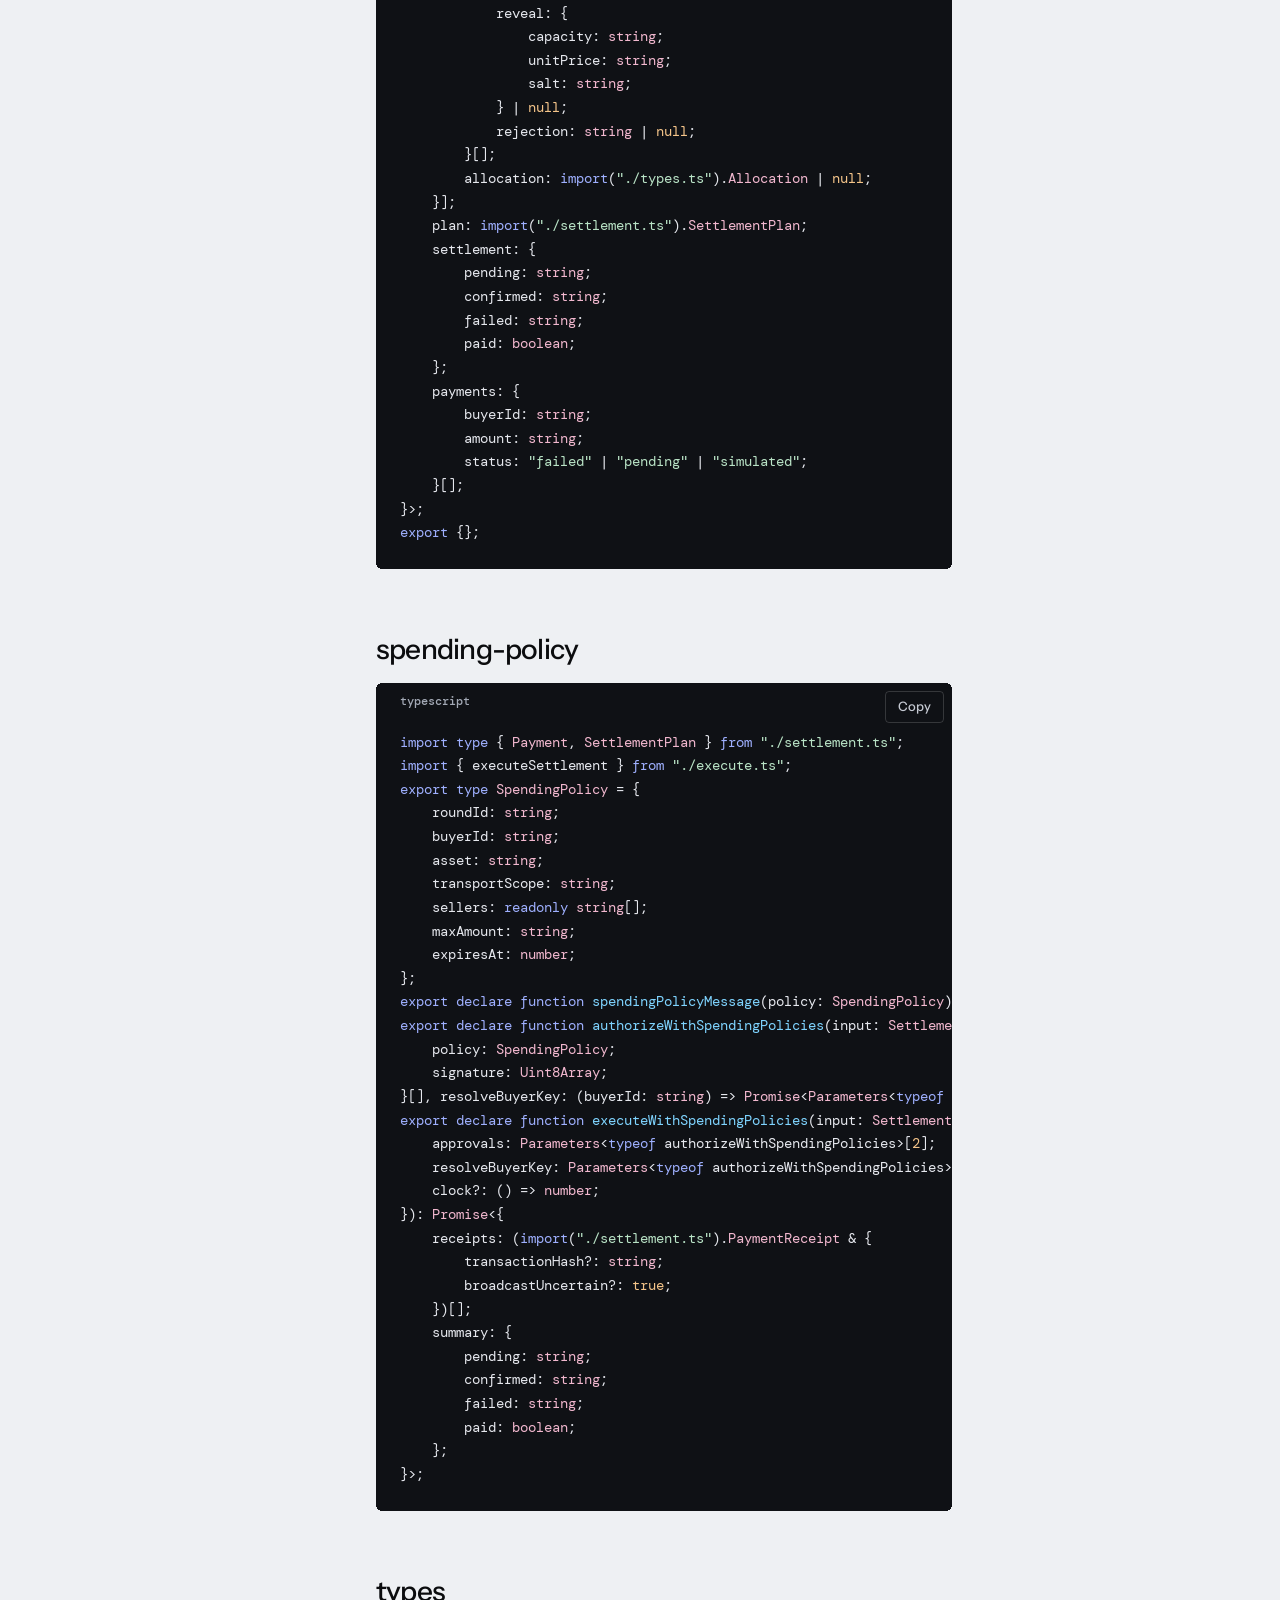
<file: reference/index.html>
<!doctype html>
<html lang="en" data-type="software" data-radius="sharp" data-buttons="tonal">
<head>
  <meta charset="utf-8">
  <meta name="viewport" content="width=device-width, initial-scale=1, viewport-fit=cover">
  <title>SDK reference · SwarmKit docs</title>
  <meta name="description" content="TypeScript contracts generated from the packaged SDK declarations.">
  <meta property="og:type" content="article">
  <meta property="og:title" content="SDK reference · SwarmKit docs">
  <meta property="og:description" content="TypeScript contracts generated from the packaged SDK declarations.">
  <meta property="og:image" content="../share.jpg">
  <meta name="twitter:card" content="summary_large_image">
  <meta name="theme-color" content="#eef0f3">
  <meta name="page-type" content="software">
  <meta name="site-kind" content="software">
  <link rel="icon" href="../favicon.svg" type="image/svg+xml">
  <link rel="preconnect" href="https://fonts.googleapis.com">
  <link rel="preconnect" href="https://fonts.gstatic.com" crossorigin>
  <link href="https://fonts.googleapis.com/css2?family=Instrument+Sans:wdth,wght@75..100,400..700&family=DM+Mono:wght@400;500&display=swap" rel="stylesheet">
  <link rel="stylesheet" href="../assets/system.css">
  <style>:root{--p-bg:#eef0f3;--p-surface:#e2e5ea;--p-ink:#0b0c0e;--p-muted:#5d6470;--p-accent:#1f2de6;--p-accent-ink:#fff;--p-action:#1f2de6;--p-action-ink:#fff;--font-display:"Instrument Sans",system-ui,sans-serif;--font-text:"Instrument Sans",system-ui,sans-serif;--font-mono:"DM Mono",ui-monospace,Menlo,Consolas,monospace;--display-weight:500;--display-tracking:-0.028em;--display-tracking-xl:-0.036em;--display-stretch:96%}</style>
  <link rel="stylesheet" href="../site.css?v=20261114-4">
</head>
<body class="docs-page">
  <header class="nav">
    <div class="wrap nav__bar">
      <a class="skip-link" href="#doc">Skip to content</a>
      <a class="nav__logo" href="../"><svg class="logo-mark" viewBox="0 0 32 32" aria-hidden="true"><g fill="currentColor"><circle cx="16" cy="4" r="2.9"/><circle cx="23.5" cy="4.6" r="2.9"/><circle cx="8.5" cy="10" r="2.9"/><circle cx="23.5" cy="22" r="2.9"/><circle cx="8.5" cy="27.4" r="2.9"/><circle cx="16" cy="28" r="2.9"/></g><circle cx="16" cy="16" r="3.6" fill="#1f2de6"/></svg>SwarmKit</a>
      <nav class="nav__links" aria-label="Main">
        <div class="nav__item"><a class="nav__link" href="../docs/">Docs</a></div>
        <div class="nav__item"><a class="nav__link" href="../reference/" aria-current="page">Reference</a></div>
        <div class="nav__item"><a class="nav__link" href="../agents/">Agents</a></div>
        <div class="nav__item"><a class="nav__link" href="https://swarmkit-coop.pages.dev/">Market demo</a></div>
      </nav>
      <div class="nav__actions"><a class="btn btn--secondary" href="https://github.com/mikemoulder/swarmkit">View on GitHub</a></div>
    </div>
  </header>
  <main class="docs">
    <div class="wrap">
      <nav class="docs-nav" aria-label="Documentation">
        <button class="docs-menu" type="button" aria-expanded="false" aria-controls="docs-groups">Browse the docs <span aria-hidden="true">+</span></button>
        <label class="docs-nav__search">Search the docs<input type="search" id="doc-search" autocomplete="off" placeholder="createRound, journal, Intents"></label>
        <div id="search-results" aria-live="polite"></div>
        <div class="docs-nav__groups" id="docs-groups"><h2>Start here</h2><a class="docs-nav__link" href="../docs/">Quickstart</a><a class="docs-nav__link" href="../concepts/">Coordination model</a><h2>Build a market</h2><a class="docs-nav__link" href="../mechanisms/">Allocation rules</a><a class="docs-nav__link" href="../simulation/">Simulation & strategies</a><a class="docs-nav__link" href="../storage/">State & recovery</a><a class="docs-nav__link" href="../settlement/">NEAR settlement</a><h2>Reference</h2><a class="docs-nav__link" href="../reference/" aria-current="page">SDK API</a><a class="docs-nav__link" href="../architecture/">Architecture</a><a class="docs-nav__link" href="../errors/">Errors & troubleshooting</a><h2>For agents</h2><a class="docs-nav__link" href="../agents/">Agent integration</a></div>
      </nav>
      <article class="doc" id="doc">
        <p class="doc__crumb">Docs / SDK API</p>
        <h1>SDK reference</h1>
        <p class="doc__lead">TypeScript contracts generated from the packaged SDK declarations.</p>
        <div class="doc__actions"><button class="btn btn--secondary" id="copy-page" type="button">Copy page as text</button><a class="link" href="../llms-full.txt">Read every page as plain text</a></div>
        <div class="doc__body"><h2 id="public-entry-point">Public entry point</h2><p>Import public symbols from near-swarmkit. The index below lists the public exports; module declarations provide their full types. Supporting internal types are shown for context and are not separate package entry points.</p><section class="api-module" id="index"><h2 id="index">index</h2><pre data-lang="ts"><code><span class="tk-keyword">export</span> { commitBid, createRound } <span class="tk-keyword">from</span> <span class="tk-string">"./round.ts"</span>;
<span class="tk-keyword">export</span> <span class="tk-keyword">type</span> { <span class="tk-type">Allocation</span>, <span class="tk-type">Bid</span>, <span class="tk-type">Demand</span>, <span class="tk-type">RoundSnapshot</span>, <span class="tk-type">RoundSpec</span> } <span class="tk-keyword">from</span> <span class="tk-string">"./round.ts"</span>;
<span class="tk-keyword">export</span> <span class="tk-keyword">type</span> { <span class="tk-type">RoundCommand</span>, <span class="tk-type">RoundEvent</span>, <span class="tk-type">RoundTranscript</span> } <span class="tk-keyword">from</span> <span class="tk-string">"./round.ts"</span>;
<span class="tk-keyword">export</span> { cheapestCapacity, lowestPrice } <span class="tk-keyword">from</span> <span class="tk-string">"./mechanism.ts"</span>;
<span class="tk-keyword">export</span> <span class="tk-keyword">type</span> { <span class="tk-type">EligibleOffer</span>, <span class="tk-type">FulfillmentLine</span>, <span class="tk-type">ProcurementMechanism</span>, <span class="tk-type">SplitAllocation</span> } <span class="tk-keyword">from</span> <span class="tk-string">"./mechanism.ts"</span>;
<span class="tk-keyword">export</span> { openStoredRound, replayRound, resumeRound, settlementPlanFromTranscript, submitStoredRoundEvent, } <span class="tk-keyword">from</span> <span class="tk-string">"./replay.ts"</span>;
<span class="tk-keyword">export</span> <span class="tk-keyword">type</span> { <span class="tk-type">RoundStore</span> } <span class="tk-keyword">from</span> <span class="tk-string">"./replay.ts"</span>;
<span class="tk-keyword">export</span> { simulateProcurement } <span class="tk-keyword">from</span> <span class="tk-string">"./simulation.ts"</span>;
<span class="tk-keyword">export</span> <span class="tk-keyword">type</span> { <span class="tk-type">BuyerStrategy</span>, <span class="tk-type">SellerStrategy</span>, <span class="tk-type">SimulationOptions</span> } <span class="tk-keyword">from</span> <span class="tk-string">"./simulation.ts"</span>;
<span class="tk-keyword">export</span> { createSettlementPlan, summarizeSettlement } <span class="tk-keyword">from</span> <span class="tk-string">"./settlement.ts"</span>;
<span class="tk-keyword">export</span> <span class="tk-keyword">type</span> { <span class="tk-type">Payment</span>, <span class="tk-type">PaymentReceipt</span>, <span class="tk-type">SettlementPlan</span> } <span class="tk-keyword">from</span> <span class="tk-string">"./settlement.ts"</span>;
<span class="tk-keyword">export</span> { <span class="tk-type">INTENTS_VERIFIER</span>, nearIntentsExecutionCall, planNearSubaccounts, prepareNearIntentsTransfers, readNearIntentsSalt, signNearIntentsTransfers, } <span class="tk-keyword">from</span> <span class="tk-string">"./near.ts"</span>;
<span class="tk-keyword">export</span> <span class="tk-keyword">type</span> { <span class="tk-type">NearIntentSigningRequest</span> } <span class="tk-keyword">from</span> <span class="tk-string">"./near.ts"</span>;
<span class="tk-keyword">export</span> { executeSettlement } <span class="tk-keyword">from</span> <span class="tk-string">"./execute.ts"</span>;
<span class="tk-keyword">export</span> <span class="tk-keyword">type</span> { <span class="tk-type">SignedPayment</span>, <span class="tk-type">SettlementEntry</span>, <span class="tk-type">SettlementJournal</span>, <span class="tk-type">SettlementTransport</span> } <span class="tk-keyword">from</span> <span class="tk-string">"./execute.ts"</span>;
<span class="tk-keyword">export</span> { <span class="tk-type">NATIVE_TESTNET_NEAR</span>, nearTestnetTransport } <span class="tk-keyword">from</span> <span class="tk-string">"./near-testnet.ts"</span>;
<span class="tk-keyword">export</span> { nearIntentsTransport } <span class="tk-keyword">from</span> <span class="tk-string">"./near-intents-transport.ts"</span>;
<span class="tk-keyword">export</span> { auditSettlement } <span class="tk-keyword">from</span> <span class="tk-string">"./audit.ts"</span>;
<span class="tk-keyword">export</span> <span class="tk-keyword">type</span> { <span class="tk-type">ReceiptClaim</span> } <span class="tk-keyword">from</span> <span class="tk-string">"./audit.ts"</span>;
<span class="tk-keyword">export</span> { authorizeWithSpendingPolicies, executeWithSpendingPolicies, spendingPolicyMessage } <span class="tk-keyword">from</span> <span class="tk-string">"./spending-policy.ts"</span>;
<span class="tk-keyword">export</span> <span class="tk-keyword">type</span> { <span class="tk-type">SpendingPolicy</span> } <span class="tk-keyword">from</span> <span class="tk-string">"./spending-policy.ts"</span>;
<span class="tk-keyword">export</span> { startSimulation, advanceSimulation, explainAllocation } <span class="tk-keyword">from</span> <span class="tk-string">"./session.ts"</span>;
<span class="tk-keyword">export</span> <span class="tk-keyword">type</span> { <span class="tk-type">SimulationSession</span> } <span class="tk-keyword">from</span> <span class="tk-string">"./session.ts"</span>;
</code></pre></section><section class="api-module" id="audit"><h2 id="audit">audit</h2><pre data-lang="ts"><code><span class="tk-keyword">import</span> <span class="tk-keyword">type</span> { <span class="tk-type">PaymentReceipt</span> } <span class="tk-keyword">from</span> <span class="tk-string">"./settlement.ts"</span>;
<span class="tk-keyword">import</span> <span class="tk-keyword">type</span> { <span class="tk-type">RoundTranscript</span> } <span class="tk-keyword">from</span> <span class="tk-string">"./round.ts"</span>;
<span class="tk-keyword">import</span> <span class="tk-keyword">type</span> { <span class="tk-type">ProcurementMechanism</span> } <span class="tk-keyword">from</span> <span class="tk-string">"./mechanism.ts"</span>;
<span class="tk-keyword">import</span> <span class="tk-keyword">type</span> { <span class="tk-type">SettlementTransport</span> } <span class="tk-keyword">from</span> <span class="tk-string">"./execute.ts"</span>;
<span class="tk-keyword">export</span> <span class="tk-keyword">type</span> <span class="tk-type">ReceiptClaim</span> = <span class="tk-type">PaymentReceipt</span> &amp; {
    transactionHash?: <span class="tk-type">string</span>;
};
<span class="tk-keyword">export</span> <span class="tk-keyword">declare</span> <span class="tk-keyword">function</span> <span class="tk-fn">auditSettlement</span>(transcript: <span class="tk-type">RoundTranscript</span>, claims: <span class="tk-keyword">readonly</span> <span class="tk-type">ReceiptClaim</span>[], options?: {
    mechanism?: <span class="tk-type">ProcurementMechanism</span>;
    verifier?: <span class="tk-type">Pick</span>&lt;<span class="tk-type">SettlementTransport</span>, <span class="tk-string">"asset"</span> | <span class="tk-string">"inspect"</span>&gt;;
}): <span class="tk-type">Promise</span>&lt;{
    plan: <span class="tk-keyword">import</span>(<span class="tk-string">"./settlement.ts"</span>).<span class="tk-type">SettlementPlan</span>;
    claimedSummary: {
        pending: <span class="tk-type">string</span>;
        confirmed: <span class="tk-type">string</span>;
        failed: <span class="tk-type">string</span>;
        paid: <span class="tk-type">boolean</span>;
    };
    verifiedSummary: {
        pending: <span class="tk-type">string</span>;
        confirmed: <span class="tk-type">string</span>;
        failed: <span class="tk-type">string</span>;
        paid: <span class="tk-type">boolean</span>;
    } | <span class="tk-literal">undefined</span>;
    checks: {
        paymentId: <span class="tk-type">string</span>;
        transactionHash: <span class="tk-type">string</span> | <span class="tk-literal">undefined</span>;
        claimed: <span class="tk-string">"failed"</span> | <span class="tk-string">"pending"</span> | <span class="tk-string">"confirmed"</span>;
        observed: <span class="tk-string">"failed"</span> | <span class="tk-string">"pending"</span> | <span class="tk-string">"confirmed"</span> | <span class="tk-literal">undefined</span>;
        matches: <span class="tk-type">boolean</span> | <span class="tk-literal">undefined</span>;
    }[];
}&gt;;
</code></pre></section><section class="api-module" id="execute"><h2 id="execute">execute</h2><pre data-lang="ts"><code><span class="tk-keyword">import</span> <span class="tk-keyword">type</span> { <span class="tk-type">Payment</span>, <span class="tk-type">PaymentReceipt</span>, <span class="tk-type">SettlementPlan</span> } <span class="tk-keyword">from</span> <span class="tk-string">"./settlement.ts"</span>;
<span class="tk-keyword">export</span> <span class="tk-keyword">type</span> <span class="tk-type">SignedPayment</span> = {
    hash: <span class="tk-type">string</span>;
    bytes: <span class="tk-type">string</span>;
};
<span class="tk-keyword">export</span> <span class="tk-keyword">type</span> <span class="tk-type">SettlementEntry</span> = {
    payment: <span class="tk-type">Payment</span>;
    signed: <span class="tk-type">SignedPayment</span>;
};
<span class="tk-keyword">export</span> <span class="tk-keyword">type</span> <span class="tk-type">SettlementJournal</span> = {
    <span class="tk-fn">reserve</span>(scope: <span class="tk-type">string</span>, candidate: <span class="tk-type">SettlementEntry</span>): <span class="tk-type">Promise</span>&lt;<span class="tk-type">SettlementEntry</span>&gt;;
    <span class="tk-fn">read</span>(scope: <span class="tk-type">string</span>): <span class="tk-type">Promise</span>&lt;<span class="tk-type">SettlementEntry</span> | <span class="tk-literal">undefined</span>&gt;;
    bindPlan?(scope: <span class="tk-type">string</span>, fingerprint: <span class="tk-type">string</span>): <span class="tk-type">Promise</span>&lt;<span class="tk-type">boolean</span>&gt;;
};
<span class="tk-keyword">export</span> <span class="tk-keyword">type</span> <span class="tk-type">SettlementTransport</span> = {
    scope: <span class="tk-type">string</span>;
    asset: <span class="tk-type">string</span>;
    <span class="tk-fn">prepare</span>(payment: <span class="tk-type">Readonly</span>&lt;<span class="tk-type">Payment</span>&gt;): <span class="tk-type">Promise</span>&lt;<span class="tk-type">SignedPayment</span>&gt;;
    <span class="tk-fn">broadcast</span>(signed: <span class="tk-type">Readonly</span>&lt;<span class="tk-type">SignedPayment</span>&gt;): <span class="tk-type">Promise</span>&lt;<span class="tk-keyword">void</span>&gt;;
    <span class="tk-fn">inspect</span>(payment: <span class="tk-type">Readonly</span>&lt;<span class="tk-type">Payment</span>&gt;, hash: <span class="tk-type">string</span>): <span class="tk-type">Promise</span>&lt;<span class="tk-type">PaymentReceipt</span>[<span class="tk-string">"status"</span>]&gt;;
};
<span class="tk-keyword">export</span> <span class="tk-keyword">declare</span> <span class="tk-keyword">function</span> <span class="tk-fn">executeSettlement</span>(input: <span class="tk-type">SettlementPlan</span>, options: {
    transport: <span class="tk-type">SettlementTransport</span>;
    journal: <span class="tk-type">SettlementJournal</span>;
    authorize: (payment: <span class="tk-type">Readonly</span>&lt;<span class="tk-type">Payment</span>&gt;) =&gt; <span class="tk-type">boolean</span> | <span class="tk-type">Promise</span>&lt;<span class="tk-type">boolean</span>&gt;;
}): <span class="tk-type">Promise</span>&lt;{
    receipts: (<span class="tk-type">PaymentReceipt</span> &amp; {
        transactionHash?: <span class="tk-type">string</span>;
        broadcastUncertain?: <span class="tk-literal">true</span>;
    })[];
    summary: {
        pending: <span class="tk-type">string</span>;
        confirmed: <span class="tk-type">string</span>;
        failed: <span class="tk-type">string</span>;
        paid: <span class="tk-type">boolean</span>;
    };
}&gt;;
</code></pre></section><section class="api-module" id="mechanism"><h2 id="mechanism">mechanism</h2><pre data-lang="ts"><code><span class="tk-keyword">export</span> <span class="tk-keyword">type</span> <span class="tk-type">EligibleOffer</span> = <span class="tk-type">Readonly</span>&lt;{
    sellerId: <span class="tk-type">string</span>;
    unitPrice: <span class="tk-type">string</span>;
    capacity: <span class="tk-type">string</span>;
}&gt;;
<span class="tk-keyword">export</span> <span class="tk-keyword">type</span> <span class="tk-type">FulfillmentLine</span> = {
    buyerId: <span class="tk-type">string</span>;
    sellerId: <span class="tk-type">string</span>;
    quantity: <span class="tk-type">string</span>;
};
<span class="tk-keyword">export</span> <span class="tk-keyword">type</span> <span class="tk-type">SplitAllocation</span> = {
    lines: (<span class="tk-type">FulfillmentLine</span> &amp; {
        unitPrice: <span class="tk-type">string</span>;
        amount: <span class="tk-type">string</span>;
    })[];
    total: <span class="tk-type">string</span>;
};
<span class="tk-keyword">type</span> <span class="tk-type">Buyer</span> = <span class="tk-type">Readonly</span>&lt;{
    buyerId: <span class="tk-type">string</span>;
    quantity: <span class="tk-type">string</span>;
    budget: <span class="tk-type">string</span>;
}&gt;;
<span class="tk-keyword">export</span> <span class="tk-keyword">type</span> <span class="tk-type">ProcurementMechanism</span> = <span class="tk-type">Readonly</span>&lt;{
    id: <span class="tk-type">string</span>;
} &amp; ({
    selectWinner: (offers: <span class="tk-keyword">readonly</span> <span class="tk-type">EligibleOffer</span>[]) =&gt; <span class="tk-type">string</span> | <span class="tk-literal">null</span>;
} | {
    allocate: (buyers: <span class="tk-keyword">readonly</span> <span class="tk-type">Buyer</span>[], offers: <span class="tk-keyword">readonly</span> <span class="tk-type">EligibleOffer</span>[]) =&gt; <span class="tk-keyword">readonly</span> <span class="tk-type">FulfillmentLine</span>[] | <span class="tk-literal">null</span>;
})&gt;;
<span class="tk-keyword">export</span> <span class="tk-keyword">declare</span> <span class="tk-keyword">const</span> cheapestCapacity: <span class="tk-type">ProcurementMechanism</span>;
<span class="tk-keyword">export</span> <span class="tk-keyword">declare</span> <span class="tk-keyword">function</span> <span class="tk-fn">validateSplit</span>(buyers: <span class="tk-keyword">readonly</span> <span class="tk-type">Buyer</span>[], offers: <span class="tk-keyword">readonly</span> <span class="tk-type">EligibleOffer</span>[], lines: <span class="tk-keyword">readonly</span> <span class="tk-type">FulfillmentLine</span>[]): <span class="tk-type">SplitAllocation</span>;
<span class="tk-keyword">export</span> <span class="tk-keyword">declare</span> <span class="tk-keyword">const</span> lowestPrice: <span class="tk-type">ProcurementMechanism</span>;
<span class="tk-keyword">export</span> {};
</code></pre></section><section class="api-module" id="near-intents-transport"><h2 id="near-intents-transport">near-intents-transport</h2><pre data-lang="ts"><code><span class="tk-keyword">import</span> <span class="tk-keyword">type</span> { <span class="tk-type">SettlementTransport</span>, <span class="tk-type">SignedPayment</span> } <span class="tk-keyword">from</span> <span class="tk-string">"./execute.ts"</span>;
<span class="tk-keyword">import</span> { nearIntentsExecutionCall, signNearIntentsTransfers } <span class="tk-keyword">from</span> <span class="tk-string">"./near.ts"</span>;
<span class="tk-keyword">type</span> <span class="tk-type">SigningCallback</span> = <span class="tk-type">Parameters</span>&lt;<span class="tk-keyword">typeof</span> signNearIntentsTransfers&gt;[<span class="tk-number">1</span>];
<span class="tk-keyword">type</span> <span class="tk-type">ExecutionCall</span> = <span class="tk-type">ReturnType</span>&lt;<span class="tk-keyword">typeof</span> nearIntentsExecutionCall&gt;;
<span class="tk-keyword">export</span> <span class="tk-keyword">declare</span> <span class="tk-keyword">function</span> <span class="tk-fn">nearIntentsTransport</span>(options: {
    asset: <span class="tk-type">string</span>;
    relayerId: <span class="tk-type">string</span>;
    signIntent: <span class="tk-type">SigningCallback</span>;
    signTransaction: (call: <span class="tk-type">ExecutionCall</span>) =&gt; <span class="tk-type">Promise</span>&lt;<span class="tk-type">SignedPayment</span>&gt;;
    rpcUrl?: <span class="tk-type">string</span>;
}): <span class="tk-type">SettlementTransport</span>;
<span class="tk-keyword">export</span> {};
</code></pre></section><section class="api-module" id="near-testnet"><h2 id="near-testnet">near-testnet</h2><pre data-lang="ts"><code><span class="tk-keyword">import</span> <span class="tk-keyword">type</span> { <span class="tk-type">SettlementTransport</span>, <span class="tk-type">SignedPayment</span> } <span class="tk-keyword">from</span> <span class="tk-string">"./execute.ts"</span>;
<span class="tk-keyword">import</span> <span class="tk-keyword">type</span> { <span class="tk-type">Payment</span> } <span class="tk-keyword">from</span> <span class="tk-string">"./settlement.ts"</span>;
<span class="tk-keyword">export</span> <span class="tk-keyword">declare</span> <span class="tk-keyword">const</span> <span class="tk-type">NATIVE_TESTNET_NEAR</span> = <span class="tk-string">"near:testnet:native"</span>;
<span class="tk-keyword">export</span> <span class="tk-keyword">declare</span> <span class="tk-keyword">const</span> nearTransactionHash: <span class="tk-type">RegExp</span>;
<span class="tk-keyword">export</span> <span class="tk-keyword">declare</span> <span class="tk-keyword">function</span> <span class="tk-fn">nearTestnetTransport</span>(sign: (payment: <span class="tk-type">Readonly</span>&lt;<span class="tk-type">Payment</span>&gt;) =&gt; <span class="tk-type">Promise</span>&lt;<span class="tk-type">SignedPayment</span>&gt;, rpcUrl?: <span class="tk-type">string</span>): <span class="tk-type">SettlementTransport</span>;
</code></pre></section><section class="api-module" id="near"><h2 id="near">near</h2><pre data-lang="ts"><code><span class="tk-keyword">import</span> <span class="tk-keyword">type</span> { <span class="tk-type">Payment</span>, <span class="tk-type">SettlementPlan</span> } <span class="tk-keyword">from</span> <span class="tk-string">"./settlement.ts"</span>;
<span class="tk-keyword">export</span> <span class="tk-keyword">declare</span> <span class="tk-keyword">const</span> <span class="tk-type">INTENTS_VERIFIER</span> = <span class="tk-string">"intents.near"</span>;
<span class="tk-keyword">export</span> <span class="tk-keyword">declare</span> <span class="tk-keyword">function</span> <span class="tk-fn">planNearSubaccounts</span>(parentId: <span class="tk-type">string</span>, agents: <span class="tk-keyword">readonly</span> {
    label: <span class="tk-type">string</span>;
    publicKey: <span class="tk-type">string</span>;
    fundingYoctoNear: <span class="tk-type">string</span>;
}[]): {
    signerId: <span class="tk-type">string</span>;
    receiverId: <span class="tk-type">string</span>;
    actions: <span class="tk-keyword">readonly</span> [{
        <span class="tk-keyword">readonly</span> <span class="tk-keyword">type</span>: <span class="tk-string">"CreateAccount"</span>;
    }, {
        <span class="tk-keyword">readonly</span> <span class="tk-keyword">type</span>: <span class="tk-string">"Transfer"</span>;
        <span class="tk-keyword">readonly</span> deposit: <span class="tk-type">string</span>;
    }, {
        <span class="tk-keyword">readonly</span> <span class="tk-keyword">type</span>: <span class="tk-string">"AddFullAccessKey"</span>;
        <span class="tk-keyword">readonly</span> publicKey: <span class="tk-type">string</span>;
    }];
}[];
<span class="tk-keyword">export</span> <span class="tk-keyword">type</span> <span class="tk-type">NearIntentSigningRequest</span> = <span class="tk-type">Readonly</span>&lt;{
    payment: <span class="tk-type">Readonly</span>&lt;<span class="tk-type">Payment</span>&gt;;
    recipient: <span class="tk-keyword">typeof</span> <span class="tk-type">INTENTS_VERIFIER</span>;
    message: <span class="tk-type">string</span>;
    nonce: <span class="tk-type">string</span>;
}&gt;;
<span class="tk-keyword">type</span> <span class="tk-type">IntentSignature</span> = {
    publicKey: <span class="tk-type">string</span>;
    signature: <span class="tk-type">string</span>;
};
<span class="tk-keyword">type</span> <span class="tk-type">SignedIntent</span> = {
    standard: <span class="tk-string">"nep413"</span>;
    payload: <span class="tk-type">Pick</span>&lt;<span class="tk-type">NearIntentSigningRequest</span>, <span class="tk-string">"recipient"</span> | <span class="tk-string">"message"</span> | <span class="tk-string">"nonce"</span>&gt;;
    public_key: <span class="tk-type">string</span>;
    signature: <span class="tk-type">string</span>;
};
<span class="tk-keyword">export</span> <span class="tk-keyword">declare</span> <span class="tk-keyword">function</span> <span class="tk-fn">prepareNearIntentsTransfers</span>(plan: <span class="tk-type">SettlementPlan</span>, options: {
    salt: <span class="tk-type">string</span>;
    deadline: <span class="tk-type">Date</span>;
}): <span class="tk-type">NearIntentSigningRequest</span>[];
<span class="tk-keyword">export</span> <span class="tk-keyword">declare</span> <span class="tk-keyword">function</span> <span class="tk-fn">signNearIntentsTransfers</span>(requests: <span class="tk-keyword">readonly</span> <span class="tk-type">NearIntentSigningRequest</span>[], sign: (request: <span class="tk-type">NearIntentSigningRequest</span>) =&gt; <span class="tk-type">Promise</span>&lt;<span class="tk-type">IntentSignature</span>&gt;): <span class="tk-type">Promise</span>&lt;{
    signed: <span class="tk-type">SignedIntent</span>[];
}&gt;;
<span class="tk-keyword">export</span> <span class="tk-keyword">declare</span> <span class="tk-keyword">function</span> <span class="tk-fn">nearIntentsExecutionCall</span>(args: <span class="tk-type">Awaited</span>&lt;<span class="tk-type">ReturnType</span>&lt;<span class="tk-keyword">typeof</span> signNearIntentsTransfers&gt;&gt;): {
    <span class="tk-keyword">readonly</span> network: <span class="tk-string">"mainnet"</span>;
    <span class="tk-keyword">readonly</span> receiverId: <span class="tk-string">"intents.near"</span>;
    <span class="tk-keyword">readonly</span> methodName: <span class="tk-string">"execute_intents"</span>;
    <span class="tk-keyword">readonly</span> args: {
        signed: <span class="tk-type">SignedIntent</span>[];
    };
    <span class="tk-keyword">readonly</span> attachedDepositYoctoNear: <span class="tk-string">"0"</span>;
};
<span class="tk-keyword">export</span> <span class="tk-keyword">declare</span> <span class="tk-keyword">function</span> <span class="tk-fn">readNearIntentsSalt</span>(rpcUrl?: <span class="tk-type">string</span>): <span class="tk-type">Promise</span>&lt;<span class="tk-type">string</span>&gt;;
<span class="tk-keyword">export</span> {};
</code></pre></section><section class="api-module" id="replay"><h2 id="replay">replay</h2><pre data-lang="ts"><code><span class="tk-keyword">import</span> <span class="tk-keyword">type</span> { <span class="tk-type">RoundCommand</span>, <span class="tk-type">RoundTranscript</span> } <span class="tk-keyword">from</span> <span class="tk-string">"./round.ts"</span>;
<span class="tk-keyword">import</span> <span class="tk-keyword">type</span> { <span class="tk-type">ProcurementMechanism</span> } <span class="tk-keyword">from</span> <span class="tk-string">"./mechanism.ts"</span>;
<span class="tk-keyword">export</span> <span class="tk-keyword">declare</span> <span class="tk-keyword">function</span> <span class="tk-fn">resumeRound</span>(transcript: <span class="tk-type">RoundTranscript</span>, clock?: () =&gt; <span class="tk-type">number</span>, mechanism?: <span class="tk-type">ProcurementMechanism</span>): <span class="tk-type">Promise</span>&lt;{
    submitDemand: (buyerId: <span class="tk-type">string</span>, request: <span class="tk-keyword">import</span>(<span class="tk-string">"./types.ts"</span>).<span class="tk-type">Demand</span> | <span class="tk-literal">null</span>) =&gt; <span class="tk-type">boolean</span>;
    submitCommitment: (sellerId: <span class="tk-type">string</span>, hash: <span class="tk-type">string</span>) =&gt; <span class="tk-type">boolean</span>;
    revealBid: (sellerId: <span class="tk-type">string</span>, bid: <span class="tk-keyword">import</span>(<span class="tk-string">"./types.ts"</span>).<span class="tk-type">Bid</span>) =&gt; <span class="tk-type">Promise</span>&lt;<span class="tk-type">boolean</span>&gt;;
    snapshot: () =&gt; {
        splitAllocation?: <span class="tk-keyword">import</span>(<span class="tk-string">"./mechanism.ts"</span>).<span class="tk-type">SplitAllocation</span> | <span class="tk-literal">null</span> | <span class="tk-literal">undefined</span>;
        spec: <span class="tk-keyword">import</span>(<span class="tk-string">"./types.ts"</span>).<span class="tk-type">RoundSpec</span>;
        phase: <span class="tk-type">string</span>;
        buyers: {
            quantity: <span class="tk-type">string</span>;
            budget: <span class="tk-type">string</span>;
            buyerId: <span class="tk-type">string</span>;
        }[];
        quantity: <span class="tk-type">string</span>;
        bids: {
            sellerId: <span class="tk-type">string</span>;
            commitment: <span class="tk-type">string</span>;
            reveal: {
                capacity: <span class="tk-type">string</span>;
                unitPrice: <span class="tk-type">string</span>;
                salt: <span class="tk-type">string</span>;
            } | <span class="tk-literal">null</span>;
            rejection: <span class="tk-type">string</span> | <span class="tk-literal">null</span>;
        }[];
        allocation: <span class="tk-keyword">import</span>(<span class="tk-string">"./types.ts"</span>).<span class="tk-type">Allocation</span> | <span class="tk-literal">null</span>;
    };
    transcript: () =&gt; <span class="tk-type">RoundTranscript</span>;
}&gt;;
<span class="tk-keyword">export</span> <span class="tk-keyword">declare</span> <span class="tk-keyword">function</span> <span class="tk-fn">replayRound</span>(transcript: <span class="tk-type">RoundTranscript</span>, mechanism?: <span class="tk-type">ProcurementMechanism</span>): <span class="tk-type">Promise</span>&lt;{
    splitAllocation?: <span class="tk-keyword">import</span>(<span class="tk-string">"./mechanism.ts"</span>).<span class="tk-type">SplitAllocation</span> | <span class="tk-literal">null</span> | <span class="tk-literal">undefined</span>;
    spec: <span class="tk-keyword">import</span>(<span class="tk-string">"./types.ts"</span>).<span class="tk-type">RoundSpec</span>;
    phase: <span class="tk-type">string</span>;
    buyers: {
        quantity: <span class="tk-type">string</span>;
        budget: <span class="tk-type">string</span>;
        buyerId: <span class="tk-type">string</span>;
    }[];
    quantity: <span class="tk-type">string</span>;
    bids: {
        sellerId: <span class="tk-type">string</span>;
        commitment: <span class="tk-type">string</span>;
        reveal: {
            capacity: <span class="tk-type">string</span>;
            unitPrice: <span class="tk-type">string</span>;
            salt: <span class="tk-type">string</span>;
        } | <span class="tk-literal">null</span>;
        rejection: <span class="tk-type">string</span> | <span class="tk-literal">null</span>;
    }[];
    allocation: <span class="tk-keyword">import</span>(<span class="tk-string">"./types.ts"</span>).<span class="tk-type">Allocation</span> | <span class="tk-literal">null</span>;
}&gt;;
<span class="tk-keyword">export</span> <span class="tk-keyword">declare</span> <span class="tk-keyword">function</span> <span class="tk-fn">settlementPlanFromTranscript</span>(transcript: <span class="tk-type">RoundTranscript</span>, mechanism?: <span class="tk-type">ProcurementMechanism</span>): <span class="tk-type">Promise</span>&lt;<span class="tk-keyword">import</span>(<span class="tk-string">"./settlement.ts"</span>).<span class="tk-type">SettlementPlan</span>&gt;;
<span class="tk-keyword">export</span> <span class="tk-keyword">type</span> <span class="tk-type">RoundStore</span> = {
    <span class="tk-fn">read</span>(roundId: <span class="tk-type">string</span>): <span class="tk-type">Promise</span>&lt;<span class="tk-type">RoundTranscript</span> | <span class="tk-literal">undefined</span>&gt;;
    <span class="tk-fn">compareAndSet</span>(next: <span class="tk-type">RoundTranscript</span>, expectedRevision: <span class="tk-type">number</span> | <span class="tk-literal">null</span>): <span class="tk-type">Promise</span>&lt;<span class="tk-type">boolean</span>&gt;;
};
<span class="tk-keyword">export</span> <span class="tk-keyword">declare</span> <span class="tk-keyword">function</span> <span class="tk-fn">openStoredRound</span>(spec: <span class="tk-type">RoundTranscript</span>[<span class="tk-string">"spec"</span>], store: <span class="tk-type">RoundStore</span>, clock?: () =&gt; <span class="tk-type">number</span>, mechanism?: <span class="tk-type">ProcurementMechanism</span>): <span class="tk-type">Promise</span>&lt;<span class="tk-type">RoundTranscript</span>&gt;;
<span class="tk-keyword">export</span> <span class="tk-keyword">declare</span> <span class="tk-keyword">function</span> <span class="tk-fn">submitStoredRoundEvent</span>(roundId: <span class="tk-type">string</span>, event: <span class="tk-type">RoundCommand</span>, store: <span class="tk-type">RoundStore</span>, clock?: () =&gt; <span class="tk-type">number</span>, mechanism?: <span class="tk-type">ProcurementMechanism</span>): <span class="tk-type">Promise</span>&lt;{
    <span class="tk-keyword">readonly</span> status: <span class="tk-string">"rejected"</span>;
    <span class="tk-keyword">readonly</span> transcript?: <span class="tk-literal">undefined</span>;
} | {
    <span class="tk-keyword">readonly</span> status: <span class="tk-string">"conflict"</span>;
    <span class="tk-keyword">readonly</span> transcript?: <span class="tk-literal">undefined</span>;
} | {
    <span class="tk-keyword">readonly</span> status: <span class="tk-string">"accepted"</span>;
    <span class="tk-keyword">readonly</span> transcript: <span class="tk-type">RoundTranscript</span>;
}&gt;;
</code></pre></section><section class="api-module" id="round"><h2 id="round">round</h2><pre data-lang="ts"><code><span class="tk-keyword">import</span> <span class="tk-keyword">type</span> { <span class="tk-type">Allocation</span>, <span class="tk-type">Bid</span>, <span class="tk-type">Demand</span>, <span class="tk-type">RoundSpec</span> } <span class="tk-keyword">from</span> <span class="tk-string">"./types.ts"</span>;
<span class="tk-keyword">import</span> <span class="tk-keyword">type</span> { <span class="tk-type">ProcurementMechanism</span>, <span class="tk-type">SplitAllocation</span> } <span class="tk-keyword">from</span> <span class="tk-string">"./mechanism.ts"</span>;
<span class="tk-keyword">export</span> <span class="tk-keyword">type</span> { <span class="tk-type">Allocation</span>, <span class="tk-type">Bid</span>, <span class="tk-type">Demand</span>, <span class="tk-type">RoundSpec</span> } <span class="tk-keyword">from</span> <span class="tk-string">"./types.ts"</span>;
<span class="tk-keyword">export</span> <span class="tk-keyword">type</span> <span class="tk-type">RoundCommand</span> = {
    <span class="tk-keyword">type</span>: <span class="tk-string">"demand"</span>;
    buyerId: <span class="tk-type">string</span>;
    request: <span class="tk-type">Demand</span> | <span class="tk-literal">null</span>;
} | {
    <span class="tk-keyword">type</span>: <span class="tk-string">"commitment"</span>;
    sellerId: <span class="tk-type">string</span>;
    hash: <span class="tk-type">string</span>;
} | {
    <span class="tk-keyword">type</span>: <span class="tk-string">"reveal"</span>;
    sellerId: <span class="tk-type">string</span>;
    bid: <span class="tk-type">Bid</span>;
};
<span class="tk-keyword">export</span> <span class="tk-keyword">type</span> <span class="tk-type">RoundEvent</span> = <span class="tk-type">RoundCommand</span> &amp; {
    at: <span class="tk-type">number</span>;
};
<span class="tk-keyword">export</span> <span class="tk-keyword">type</span> <span class="tk-type">RoundTranscript</span> = {
    version: <span class="tk-number">1</span>;
    spec: <span class="tk-type">RoundSpec</span>;
    events: <span class="tk-keyword">readonly</span> <span class="tk-type">RoundEvent</span>[];
    observedAt: <span class="tk-type">number</span>;
};
<span class="tk-keyword">export</span> <span class="tk-keyword">declare</span> <span class="tk-keyword">function</span> <span class="tk-fn">commitBid</span>(roundId: <span class="tk-type">string</span>, sellerId: <span class="tk-type">string</span>, bid: <span class="tk-type">Bid</span>): <span class="tk-type">Promise</span>&lt;<span class="tk-type">string</span>&gt;;
<span class="tk-keyword">export</span> <span class="tk-keyword">declare</span> <span class="tk-keyword">function</span> <span class="tk-fn">createRound</span>(input: <span class="tk-type">RoundSpec</span>, clock?: () =&gt; <span class="tk-type">number</span>, mechanism?: <span class="tk-type">ProcurementMechanism</span>): {
    submitDemand: (buyerId: <span class="tk-type">string</span>, request: <span class="tk-type">Demand</span> | <span class="tk-literal">null</span>) =&gt; <span class="tk-type">boolean</span>;
    submitCommitment: (sellerId: <span class="tk-type">string</span>, hash: <span class="tk-type">string</span>) =&gt; <span class="tk-type">boolean</span>;
    revealBid: (sellerId: <span class="tk-type">string</span>, bid: <span class="tk-type">Bid</span>) =&gt; <span class="tk-type">Promise</span>&lt;<span class="tk-type">boolean</span>&gt;;
    snapshot: () =&gt; {
        splitAllocation?: <span class="tk-type">SplitAllocation</span> | <span class="tk-literal">null</span> | <span class="tk-literal">undefined</span>;
        spec: <span class="tk-type">RoundSpec</span>;
        phase: <span class="tk-type">string</span>;
        buyers: {
            quantity: <span class="tk-type">string</span>;
            budget: <span class="tk-type">string</span>;
            buyerId: <span class="tk-type">string</span>;
        }[];
        quantity: <span class="tk-type">string</span>;
        bids: {
            sellerId: <span class="tk-type">string</span>;
            commitment: <span class="tk-type">string</span>;
            reveal: {
                capacity: <span class="tk-type">string</span>;
                unitPrice: <span class="tk-type">string</span>;
                salt: <span class="tk-type">string</span>;
            } | <span class="tk-literal">null</span>;
            rejection: <span class="tk-type">string</span> | <span class="tk-literal">null</span>;
        }[];
        allocation: <span class="tk-type">Allocation</span> | <span class="tk-literal">null</span>;
    };
    transcript: () =&gt; <span class="tk-type">RoundTranscript</span>;
};
<span class="tk-keyword">export</span> <span class="tk-keyword">type</span> <span class="tk-type">RoundSnapshot</span> = <span class="tk-type">ReturnType</span>&lt;<span class="tk-type">ReturnType</span>&lt;<span class="tk-keyword">typeof</span> createRound&gt;[<span class="tk-string">"snapshot"</span>]&gt;;
</code></pre></section><section class="api-module" id="session"><h2 id="session">session</h2><pre data-lang="ts"><code><span class="tk-keyword">import</span> <span class="tk-keyword">type</span> { <span class="tk-type">RoundSnapshot</span>, <span class="tk-type">RoundTranscript</span> } <span class="tk-keyword">from</span> <span class="tk-string">"./round.ts"</span>;
<span class="tk-keyword">import</span> <span class="tk-keyword">type</span> { <span class="tk-type">Bid</span> } <span class="tk-keyword">from</span> <span class="tk-string">"./types.ts"</span>;
<span class="tk-keyword">import</span> <span class="tk-keyword">type</span> { <span class="tk-type">SimulationOptions</span> } <span class="tk-keyword">from</span> <span class="tk-string">"./simulation.ts"</span>;
<span class="tk-comment">/** Private simulation checkpoint. Contains unrevealed offers; never publish it. */</span>
<span class="tk-keyword">export</span> <span class="tk-keyword">type</span> <span class="tk-type">SimulationSession</span> = {
    version: <span class="tk-number">1</span>;
    stage: <span class="tk-string">"ready"</span> | <span class="tk-string">"demand"</span> | <span class="tk-string">"commit"</span> | <span class="tk-string">"reveal"</span> | <span class="tk-string">"closed"</span>;
    randomState: <span class="tk-type">number</span>;
    transcript: <span class="tk-type">RoundTranscript</span>;
    sealedOffers: {
        sellerId: <span class="tk-type">string</span>;
        bid: <span class="tk-type">Bid</span>;
        reveal: <span class="tk-type">boolean</span>;
    }[];
};
<span class="tk-comment">/** Start an empty simulation. No strategies execute until advanceSimulation is called. */</span>
<span class="tk-keyword">export</span> <span class="tk-keyword">declare</span> <span class="tk-keyword">function</span> <span class="tk-fn">startSimulation</span>(options: <span class="tk-type">Pick</span>&lt;<span class="tk-type">SimulationOptions</span>, <span class="tk-string">"spec"</span> | <span class="tk-string">"seed"</span> | <span class="tk-string">"buyers"</span> | <span class="tk-string">"sellers"</span> | <span class="tk-string">"mechanism"</span>&gt;): <span class="tk-type">SimulationSession</span>;
<span class="tk-comment">/** Advance exactly one stage. Persist the returned checkpoint before calling again.
 * Strategies must be side-effect-free: an uncommitted attempt may be retried.
 * The supplied callbacks may be asynchronous; clocks are logical simulation time.
 */</span>
<span class="tk-keyword">export</span> <span class="tk-keyword">declare</span> <span class="tk-keyword">function</span> <span class="tk-fn">advanceSimulation</span>(input: <span class="tk-type">SimulationSession</span>, strategies: <span class="tk-type">Pick</span>&lt;<span class="tk-type">SimulationOptions</span>, <span class="tk-string">"buyers"</span> | <span class="tk-string">"sellers"</span> | <span class="tk-string">"mechanism"</span>&gt;): <span class="tk-type">Promise</span>&lt;<span class="tk-type">SimulationSession</span>&gt;;
<span class="tk-comment">/** Explain the recorded outcome without claiming the heuristic proves infeasibility. */</span>
<span class="tk-keyword">export</span> <span class="tk-keyword">declare</span> <span class="tk-keyword">function</span> <span class="tk-fn">explainAllocation</span>(snapshot: <span class="tk-type">RoundSnapshot</span>): {
    outcome: <span class="tk-string">"allocated"</span> | <span class="tk-string">"no-sale"</span>;
    reason: <span class="tk-type">string</span>;
    buyers: {
        spent: <span class="tk-type">string</span>;
        remainingBudget: <span class="tk-type">string</span>;
        lines: (<span class="tk-keyword">import</span>(<span class="tk-string">"./mechanism.ts"</span>).<span class="tk-type">FulfillmentLine</span> &amp; {
            unitPrice: <span class="tk-type">string</span>;
            amount: <span class="tk-type">string</span>;
        })[];
        quantity: <span class="tk-type">string</span>;
        budget: <span class="tk-type">string</span>;
        buyerId: <span class="tk-type">string</span>;
    }[];
    sellers: {
        sellerId: <span class="tk-type">string</span>;
        reason: <span class="tk-type">string</span>;
        quantity: <span class="tk-type">string</span>;
    }[];
};
</code></pre></section><section class="api-module" id="settlement"><h2 id="settlement">settlement</h2><pre data-lang="ts"><code><span class="tk-keyword">import</span> <span class="tk-keyword">type</span> { <span class="tk-type">RoundSnapshot</span> } <span class="tk-keyword">from</span> <span class="tk-string">"./round.ts"</span>;
<span class="tk-keyword">export</span> <span class="tk-keyword">type</span> <span class="tk-type">Payment</span> = {
    id: <span class="tk-type">string</span>;
    buyerId: <span class="tk-type">string</span>;
    sellerId: <span class="tk-type">string</span>;
    amount: <span class="tk-type">string</span>;
};
<span class="tk-keyword">export</span> <span class="tk-keyword">type</span> <span class="tk-type">SettlementPlan</span> = {
    version: <span class="tk-number">1</span> | <span class="tk-number">2</span>;
    roundId: <span class="tk-type">string</span>;
    asset: <span class="tk-type">string</span>;
    payments: <span class="tk-keyword">readonly</span> <span class="tk-type">Payment</span>[];
};
<span class="tk-keyword">export</span> <span class="tk-keyword">declare</span> <span class="tk-keyword">function</span> <span class="tk-fn">paymentIdFor</span>(version: <span class="tk-type">SettlementPlan</span>[<span class="tk-string">"version"</span>], roundId: <span class="tk-type">string</span>, buyerId: <span class="tk-type">string</span>, sellerId: <span class="tk-type">string</span>): <span class="tk-type">string</span>;
<span class="tk-keyword">export</span> <span class="tk-keyword">type</span> <span class="tk-type">PaymentReceipt</span> = {
    paymentId: <span class="tk-type">string</span>;
    status: <span class="tk-string">"pending"</span> | <span class="tk-string">"confirmed"</span> | <span class="tk-string">"failed"</span>;
};
<span class="tk-keyword">export</span> <span class="tk-keyword">declare</span> <span class="tk-keyword">function</span> <span class="tk-fn">createSettlementPlan</span>(round: <span class="tk-type">RoundSnapshot</span>): <span class="tk-type">SettlementPlan</span>;
<span class="tk-keyword">export</span> <span class="tk-keyword">declare</span> <span class="tk-keyword">function</span> <span class="tk-fn">summarizeSettlement</span>(plan: <span class="tk-type">SettlementPlan</span>, receipts: <span class="tk-keyword">readonly</span> <span class="tk-type">PaymentReceipt</span>[]): {
    pending: <span class="tk-type">string</span>;
    confirmed: <span class="tk-type">string</span>;
    failed: <span class="tk-type">string</span>;
    paid: <span class="tk-type">boolean</span>;
};
</code></pre></section><section class="api-module" id="simulation"><h2 id="simulation">simulation</h2><pre data-lang="ts"><code><span class="tk-keyword">import</span> <span class="tk-keyword">type</span> { <span class="tk-type">Bid</span>, <span class="tk-type">Demand</span>, <span class="tk-type">RoundSpec</span> } <span class="tk-keyword">from</span> <span class="tk-string">"./types.ts"</span>;
<span class="tk-keyword">import</span> <span class="tk-keyword">type</span> { <span class="tk-type">Payment</span>, <span class="tk-type">PaymentReceipt</span> } <span class="tk-keyword">from</span> <span class="tk-string">"./settlement.ts"</span>;
<span class="tk-keyword">import</span> <span class="tk-keyword">type</span> { <span class="tk-type">ProcurementMechanism</span> } <span class="tk-keyword">from</span> <span class="tk-string">"./mechanism.ts"</span>;
<span class="tk-keyword">type</span> <span class="tk-type">StrategyContext</span> = {
    resource: <span class="tk-type">Readonly</span>&lt;<span class="tk-type">RoundSpec</span>[<span class="tk-string">"resource"</span>]&gt;;
    asset: <span class="tk-type">string</span>;
    random: () =&gt; <span class="tk-type">number</span>;
};
<span class="tk-keyword">export</span> <span class="tk-keyword">type</span> <span class="tk-type">BuyerStrategy</span> = {
    id: <span class="tk-type">string</span>;
    demand: (context: <span class="tk-type">StrategyContext</span>) =&gt; <span class="tk-type">Demand</span> | <span class="tk-literal">null</span> | <span class="tk-type">Promise</span>&lt;<span class="tk-type">Demand</span> | <span class="tk-literal">null</span>&gt;;
};
<span class="tk-keyword">export</span> <span class="tk-keyword">type</span> <span class="tk-type">SellerStrategy</span> = {
    id: <span class="tk-type">string</span>;
    offer: (context: <span class="tk-type">StrategyContext</span> &amp; {
        pooledQuantity: <span class="tk-type">string</span>;
    }) =&gt; <span class="tk-type">Omit</span>&lt;<span class="tk-type">Bid</span>, <span class="tk-string">"salt"</span>&gt; | <span class="tk-literal">null</span> | <span class="tk-type">Promise</span>&lt;<span class="tk-type">Omit</span>&lt;<span class="tk-type">Bid</span>, <span class="tk-string">"salt"</span>&gt; | <span class="tk-literal">null</span>&gt;;
    reveal?: <span class="tk-type">boolean</span>;
};
<span class="tk-keyword">export</span> <span class="tk-keyword">type</span> <span class="tk-type">SimulationOptions</span> = {
    spec: <span class="tk-type">Omit</span>&lt;<span class="tk-type">RoundSpec</span>, <span class="tk-string">"buyers"</span> | <span class="tk-string">"sellers"</span>&gt;;
    seed: <span class="tk-type">number</span>;
    mechanism?: <span class="tk-type">ProcurementMechanism</span>;
    buyers: <span class="tk-keyword">readonly</span> <span class="tk-type">BuyerStrategy</span>[];
    sellers: <span class="tk-keyword">readonly</span> <span class="tk-type">SellerStrategy</span>[];
    paymentOutcome?: (payment: <span class="tk-type">Readonly</span>&lt;<span class="tk-type">Payment</span>&gt;) =&gt; <span class="tk-type">PaymentReceipt</span>[<span class="tk-string">"status"</span>];
};
<span class="tk-keyword">export</span> <span class="tk-keyword">declare</span> <span class="tk-keyword">function</span> <span class="tk-fn">simulateProcurement</span>(options: <span class="tk-type">SimulationOptions</span>): <span class="tk-type">Promise</span>&lt;{
    mode: <span class="tk-string">"simulation"</span>;
    transcript: <span class="tk-keyword">import</span>(<span class="tk-string">"./round.ts"</span>).<span class="tk-type">RoundTranscript</span>;
    stages: <span class="tk-keyword">readonly</span> [{
        splitAllocation?: <span class="tk-keyword">import</span>(<span class="tk-string">"./mechanism.ts"</span>).<span class="tk-type">SplitAllocation</span> | <span class="tk-literal">null</span> | <span class="tk-literal">undefined</span>;
        spec: <span class="tk-type">RoundSpec</span>;
        phase: <span class="tk-type">string</span>;
        buyers: {
            quantity: <span class="tk-type">string</span>;
            budget: <span class="tk-type">string</span>;
            buyerId: <span class="tk-type">string</span>;
        }[];
        quantity: <span class="tk-type">string</span>;
        bids: {
            sellerId: <span class="tk-type">string</span>;
            commitment: <span class="tk-type">string</span>;
            reveal: {
                capacity: <span class="tk-type">string</span>;
                unitPrice: <span class="tk-type">string</span>;
                salt: <span class="tk-type">string</span>;
            } | <span class="tk-literal">null</span>;
            rejection: <span class="tk-type">string</span> | <span class="tk-literal">null</span>;
        }[];
        allocation: <span class="tk-keyword">import</span>(<span class="tk-string">"./types.ts"</span>).<span class="tk-type">Allocation</span> | <span class="tk-literal">null</span>;
    }, {
        splitAllocation?: <span class="tk-keyword">import</span>(<span class="tk-string">"./mechanism.ts"</span>).<span class="tk-type">SplitAllocation</span> | <span class="tk-literal">null</span> | <span class="tk-literal">undefined</span>;
        spec: <span class="tk-type">RoundSpec</span>;
        phase: <span class="tk-type">string</span>;
        buyers: {
            quantity: <span class="tk-type">string</span>;
            budget: <span class="tk-type">string</span>;
            buyerId: <span class="tk-type">string</span>;
        }[];
        quantity: <span class="tk-type">string</span>;
        bids: {
            sellerId: <span class="tk-type">string</span>;
            commitment: <span class="tk-type">string</span>;
            reveal: {
                capacity: <span class="tk-type">string</span>;
                unitPrice: <span class="tk-type">string</span>;
                salt: <span class="tk-type">string</span>;
            } | <span class="tk-literal">null</span>;
            rejection: <span class="tk-type">string</span> | <span class="tk-literal">null</span>;
        }[];
        allocation: <span class="tk-keyword">import</span>(<span class="tk-string">"./types.ts"</span>).<span class="tk-type">Allocation</span> | <span class="tk-literal">null</span>;
    }, {
        splitAllocation?: <span class="tk-keyword">import</span>(<span class="tk-string">"./mechanism.ts"</span>).<span class="tk-type">SplitAllocation</span> | <span class="tk-literal">null</span> | <span class="tk-literal">undefined</span>;
        spec: <span class="tk-type">RoundSpec</span>;
        phase: <span class="tk-type">string</span>;
        buyers: {
            quantity: <span class="tk-type">string</span>;
            budget: <span class="tk-type">string</span>;
            buyerId: <span class="tk-type">string</span>;
        }[];
        quantity: <span class="tk-type">string</span>;
        bids: {
            sellerId: <span class="tk-type">string</span>;
            commitment: <span class="tk-type">string</span>;
            reveal: {
                capacity: <span class="tk-type">string</span>;
                unitPrice: <span class="tk-type">string</span>;
                salt: <span class="tk-type">string</span>;
            } | <span class="tk-literal">null</span>;
            rejection: <span class="tk-type">string</span> | <span class="tk-literal">null</span>;
        }[];
        allocation: <span class="tk-keyword">import</span>(<span class="tk-string">"./types.ts"</span>).<span class="tk-type">Allocation</span> | <span class="tk-literal">null</span>;
    }, {
        splitAllocation?: <span class="tk-keyword">import</span>(<span class="tk-string">"./mechanism.ts"</span>).<span class="tk-type">SplitAllocation</span> | <span class="tk-literal">null</span> | <span class="tk-literal">undefined</span>;
        spec: <span class="tk-type">RoundSpec</span>;
        phase: <span class="tk-type">string</span>;
        buyers: {
            quantity: <span class="tk-type">string</span>;
            budget: <span class="tk-type">string</span>;
            buyerId: <span class="tk-type">string</span>;
        }[];
        quantity: <span class="tk-type">string</span>;
        bids: {
            sellerId: <span class="tk-type">string</span>;
            commitment: <span class="tk-type">string</span>;
            reveal: {
                capacity: <span class="tk-type">string</span>;
                unitPrice: <span class="tk-type">string</span>;
                salt: <span class="tk-type">string</span>;
            } | <span class="tk-literal">null</span>;
            rejection: <span class="tk-type">string</span> | <span class="tk-literal">null</span>;
        }[];
        allocation: <span class="tk-keyword">import</span>(<span class="tk-string">"./types.ts"</span>).<span class="tk-type">Allocation</span> | <span class="tk-literal">null</span>;
    }];
    plan: <span class="tk-keyword">import</span>(<span class="tk-string">"./settlement.ts"</span>).<span class="tk-type">SettlementPlan</span>;
    settlement: {
        pending: <span class="tk-type">string</span>;
        confirmed: <span class="tk-type">string</span>;
        failed: <span class="tk-type">string</span>;
        paid: <span class="tk-type">boolean</span>;
    };
    payments: {
        buyerId: <span class="tk-type">string</span>;
        amount: <span class="tk-type">string</span>;
        status: <span class="tk-string">"failed"</span> | <span class="tk-string">"pending"</span> | <span class="tk-string">"simulated"</span>;
    }[];
}&gt;;
<span class="tk-keyword">export</span> {};
</code></pre></section><section class="api-module" id="spending-policy"><h2 id="spending-policy">spending-policy</h2><pre data-lang="ts"><code><span class="tk-keyword">import</span> <span class="tk-keyword">type</span> { <span class="tk-type">Payment</span>, <span class="tk-type">SettlementPlan</span> } <span class="tk-keyword">from</span> <span class="tk-string">"./settlement.ts"</span>;
<span class="tk-keyword">import</span> { executeSettlement } <span class="tk-keyword">from</span> <span class="tk-string">"./execute.ts"</span>;
<span class="tk-keyword">export</span> <span class="tk-keyword">type</span> <span class="tk-type">SpendingPolicy</span> = {
    roundId: <span class="tk-type">string</span>;
    buyerId: <span class="tk-type">string</span>;
    asset: <span class="tk-type">string</span>;
    transportScope: <span class="tk-type">string</span>;
    sellers: <span class="tk-keyword">readonly</span> <span class="tk-type">string</span>[];
    maxAmount: <span class="tk-type">string</span>;
    expiresAt: <span class="tk-type">number</span>;
};
<span class="tk-keyword">export</span> <span class="tk-keyword">declare</span> <span class="tk-keyword">function</span> <span class="tk-fn">spendingPolicyMessage</span>(policy: <span class="tk-type">SpendingPolicy</span>): <span class="tk-type">Uint8Array</span>&lt;<span class="tk-type">ArrayBuffer</span>&gt;;
<span class="tk-keyword">export</span> <span class="tk-keyword">declare</span> <span class="tk-keyword">function</span> <span class="tk-fn">authorizeWithSpendingPolicies</span>(input: <span class="tk-type">SettlementPlan</span>, transportScope: <span class="tk-type">string</span>, approvals: <span class="tk-keyword">readonly</span> {
    policy: <span class="tk-type">SpendingPolicy</span>;
    signature: <span class="tk-type">Uint8Array</span>;
}[], resolveBuyerKey: (buyerId: <span class="tk-type">string</span>) =&gt; <span class="tk-type">Promise</span>&lt;<span class="tk-type">Parameters</span>&lt;<span class="tk-keyword">typeof</span> globalThis.crypto.subtle.verify&gt;[<span class="tk-number">1</span>] | <span class="tk-literal">undefined</span>&gt;, clock?: () =&gt; <span class="tk-type">number</span>): <span class="tk-type">Promise</span>&lt;(payment: <span class="tk-type">Readonly</span>&lt;<span class="tk-type">Payment</span>&gt;) =&gt; <span class="tk-type">boolean</span>&gt;;
<span class="tk-keyword">export</span> <span class="tk-keyword">declare</span> <span class="tk-keyword">function</span> <span class="tk-fn">executeWithSpendingPolicies</span>(input: <span class="tk-type">SettlementPlan</span>, options: <span class="tk-type">Omit</span>&lt;<span class="tk-type">Parameters</span>&lt;<span class="tk-keyword">typeof</span> executeSettlement&gt;[<span class="tk-number">1</span>], <span class="tk-string">"authorize"</span>&gt; &amp; {
    approvals: <span class="tk-type">Parameters</span>&lt;<span class="tk-keyword">typeof</span> authorizeWithSpendingPolicies&gt;[<span class="tk-number">2</span>];
    resolveBuyerKey: <span class="tk-type">Parameters</span>&lt;<span class="tk-keyword">typeof</span> authorizeWithSpendingPolicies&gt;[<span class="tk-number">3</span>];
    clock?: () =&gt; <span class="tk-type">number</span>;
}): <span class="tk-type">Promise</span>&lt;{
    receipts: (<span class="tk-keyword">import</span>(<span class="tk-string">"./settlement.ts"</span>).<span class="tk-type">PaymentReceipt</span> &amp; {
        transactionHash?: <span class="tk-type">string</span>;
        broadcastUncertain?: <span class="tk-literal">true</span>;
    })[];
    summary: {
        pending: <span class="tk-type">string</span>;
        confirmed: <span class="tk-type">string</span>;
        failed: <span class="tk-type">string</span>;
        paid: <span class="tk-type">boolean</span>;
    };
}&gt;;
</code></pre></section><section class="api-module" id="types"><h2 id="types">types</h2><pre data-lang="ts"><code><span class="tk-keyword">export</span> <span class="tk-keyword">type</span> <span class="tk-type">RoundSpec</span> = {
    id: <span class="tk-type">string</span>;
    resource: {
        label: <span class="tk-type">string</span>;
        unit: <span class="tk-type">string</span>;
        deliveryWindow: <span class="tk-type">string</span>;
    };
    asset: <span class="tk-type">string</span>;
    mechanismId?: <span class="tk-type">string</span>;
    buyers: <span class="tk-keyword">readonly</span> <span class="tk-type">string</span>[];
    sellers: <span class="tk-keyword">readonly</span> <span class="tk-type">string</span>[];
    demandCloses: <span class="tk-type">number</span>;
    commitCloses: <span class="tk-type">number</span>;
    revealCloses: <span class="tk-type">number</span>;
};
<span class="tk-keyword">export</span> <span class="tk-keyword">type</span> <span class="tk-type">Demand</span> = {
    quantity: <span class="tk-type">string</span>;
    budget: <span class="tk-type">string</span>;
};
<span class="tk-keyword">export</span> <span class="tk-keyword">type</span> <span class="tk-type">Bid</span> = {
    capacity: <span class="tk-type">string</span>;
    unitPrice: <span class="tk-type">string</span>;
    salt: <span class="tk-type">string</span>;
};
<span class="tk-keyword">export</span> <span class="tk-keyword">type</span> <span class="tk-type">Allocation</span> = {
    sellerId: <span class="tk-type">string</span>;
    unitPrice: <span class="tk-type">string</span>;
    total: <span class="tk-type">string</span>;
    shares: {
        buyerId: <span class="tk-type">string</span>;
        quantity: <span class="tk-type">string</span>;
        amount: <span class="tk-type">string</span>;
    }[];
};
</code></pre></section></div>
        <nav class="doc__next" aria-label="Next page"><span>Next</span><a href="../architecture/">Architecture and market rules →</a></nav>
      </article>
      <aside class="docs-toc" aria-label="On this page"><h2>On this page</h2><a href="#public-entry-point">Public entry point</a><a href="#index">index</a><a href="#audit">audit</a><a href="#execute">execute</a><a href="#mechanism">mechanism</a><a href="#near-intents-transport">near-intents-transport</a><a href="#near-testnet">near-testnet</a><a href="#near">near</a><a href="#replay">replay</a><a href="#round">round</a><a href="#session">session</a><a href="#settlement">settlement</a><a href="#simulation">simulation</a><a href="#spending-policy">spending-policy</a><a href="#types">types</a></aside>
    </div>
  </main>
  <footer class="docs-foot"><div class="wrap"><span>© 2026 SwarmKit · near-swarmkit 0.1.0 · MIT or Apache-2.0</span><nav aria-label="Footer"><a href="../">Home</a><a href="../llms.txt">llms.txt</a><a href="https://github.com/mikemoulder/swarmkit">SDK source</a><a href="https://github.com/mikemoulder/swarmkit-market">Market source</a></nav></div></footer>
<script src="../docs.js" defer></script></body>
</html>
</file>
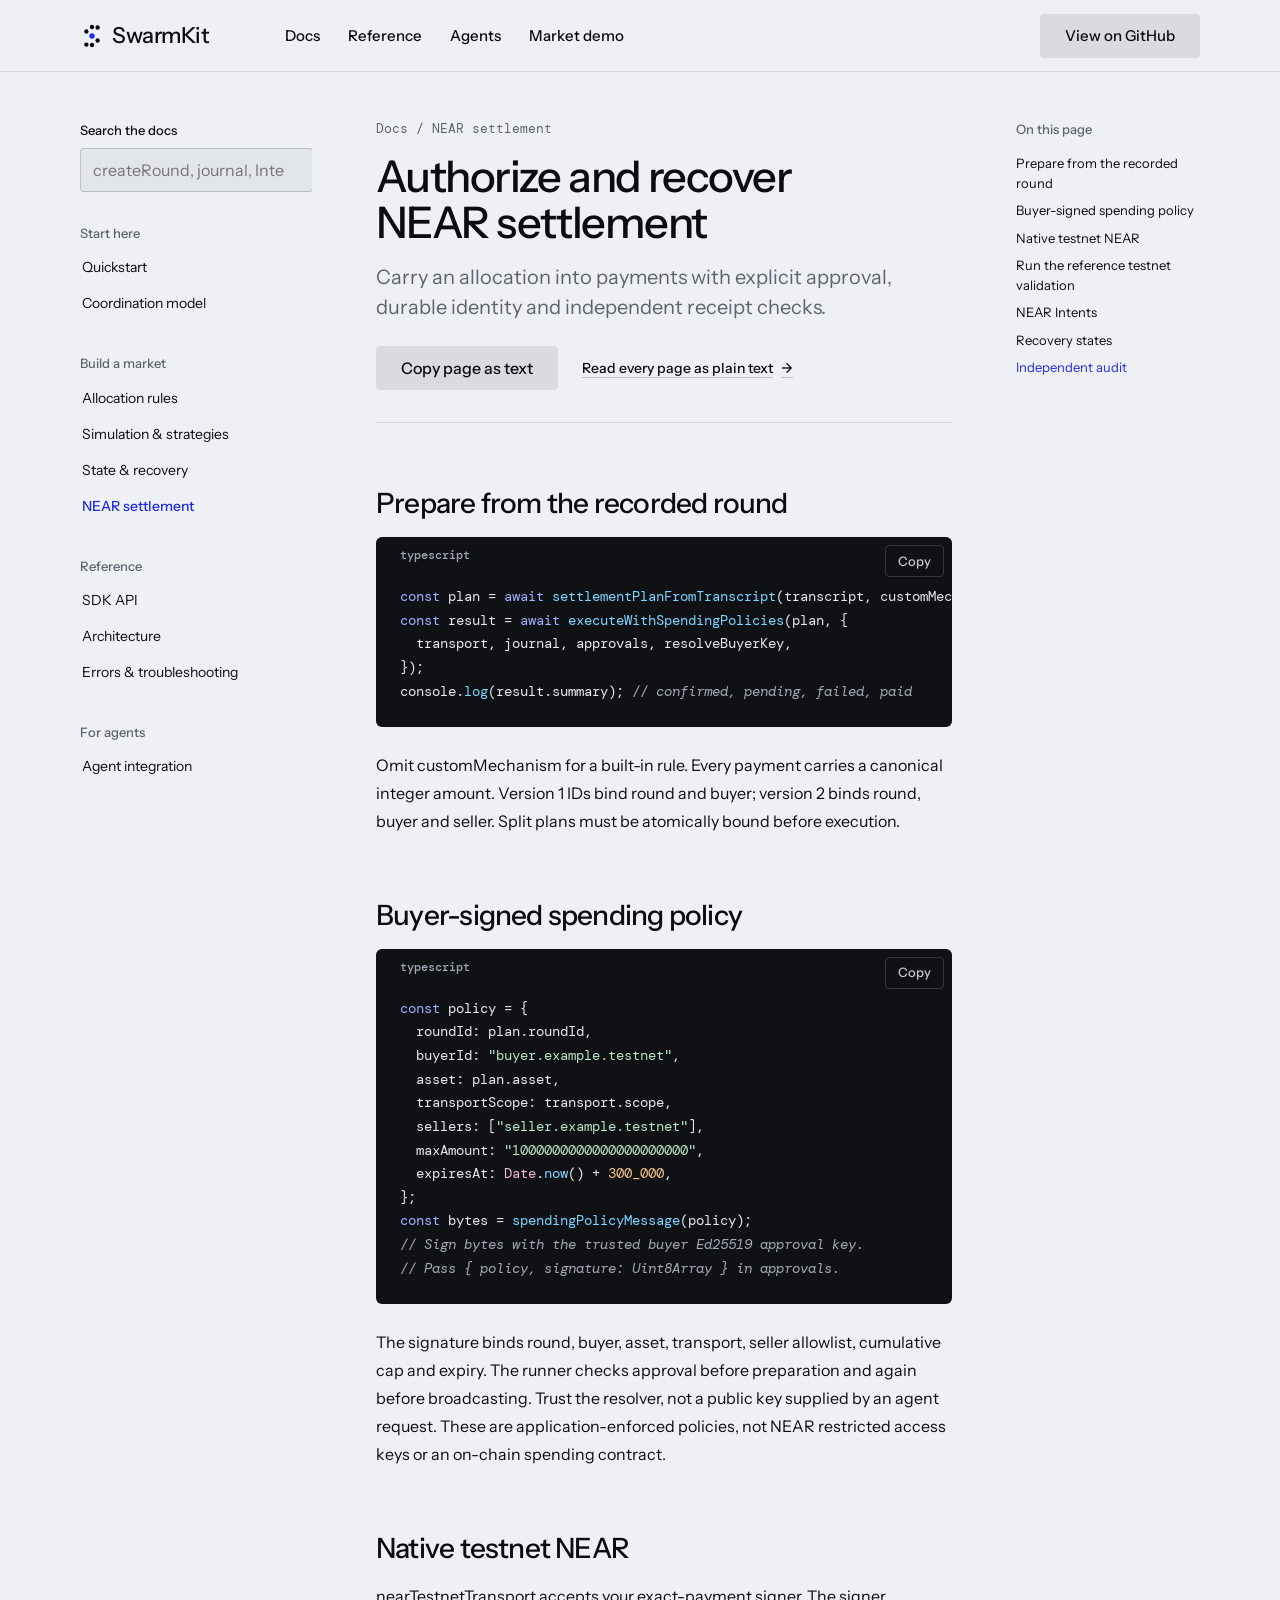
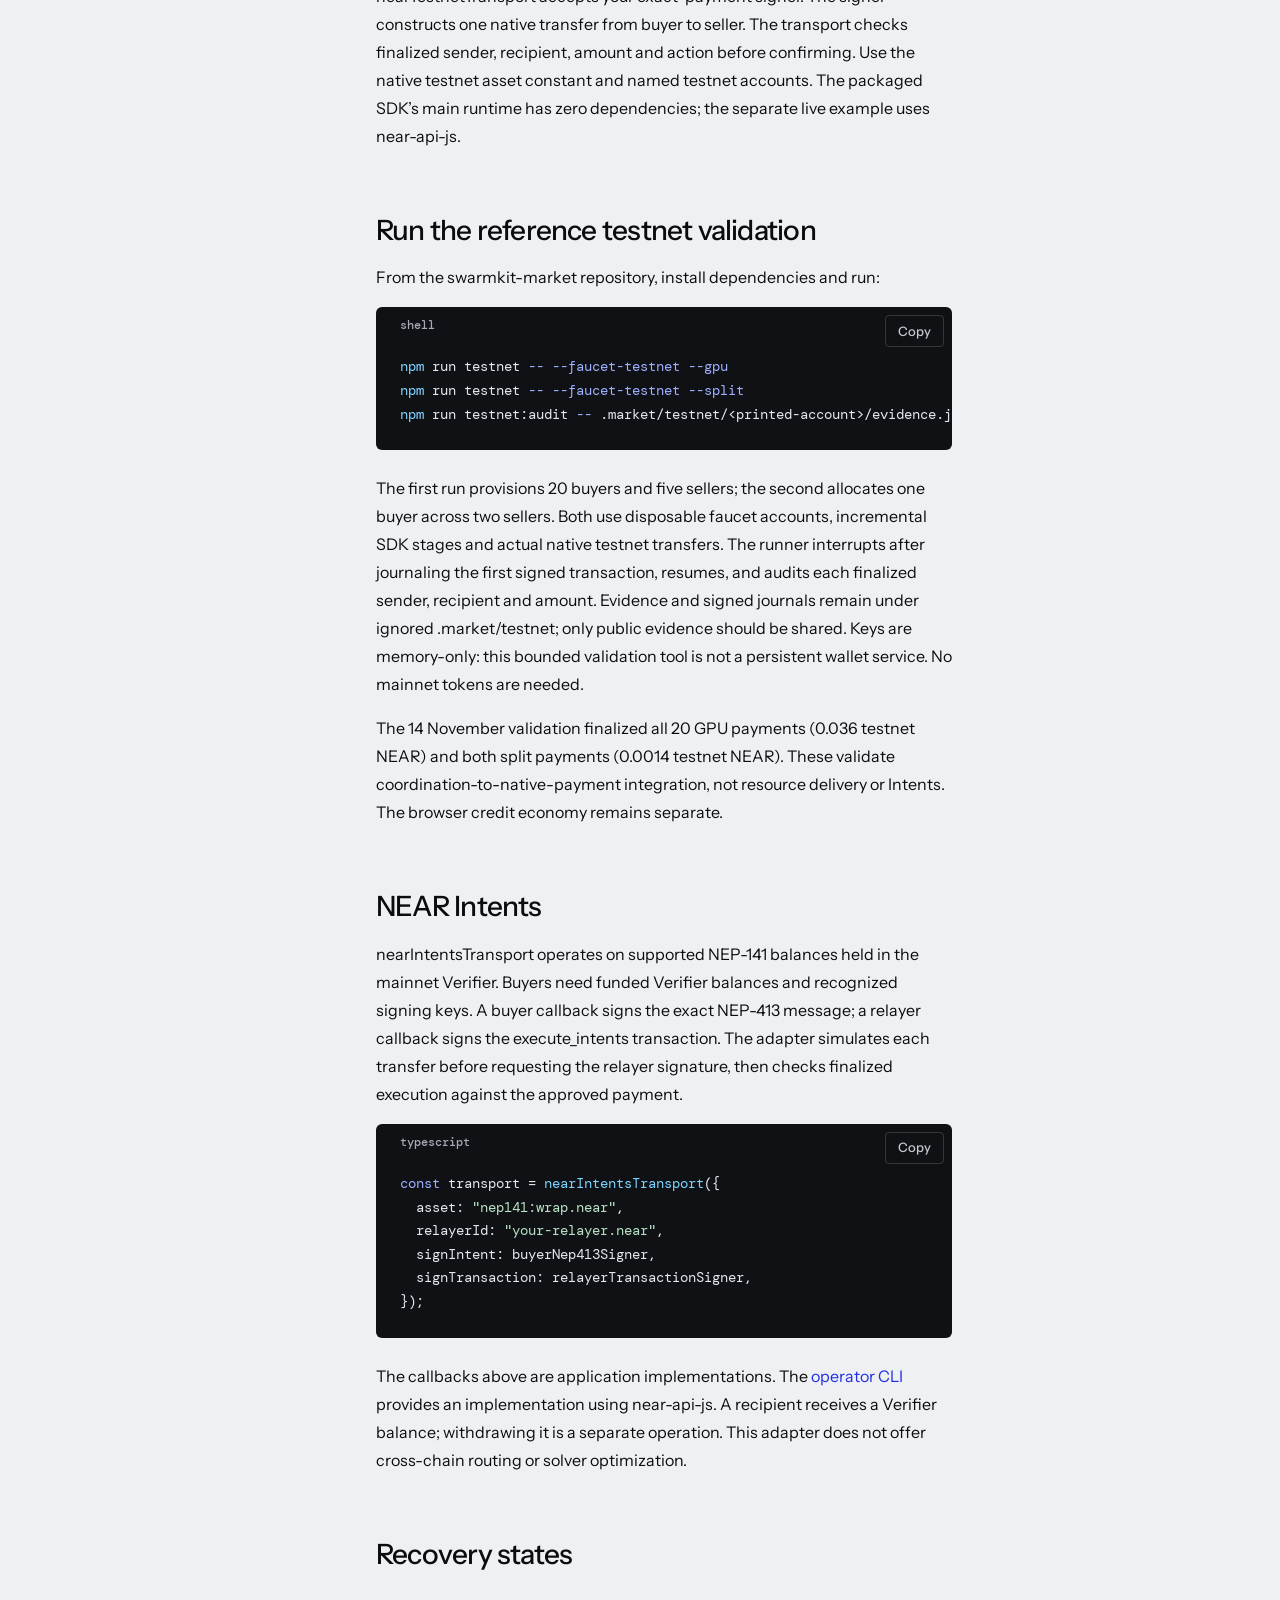
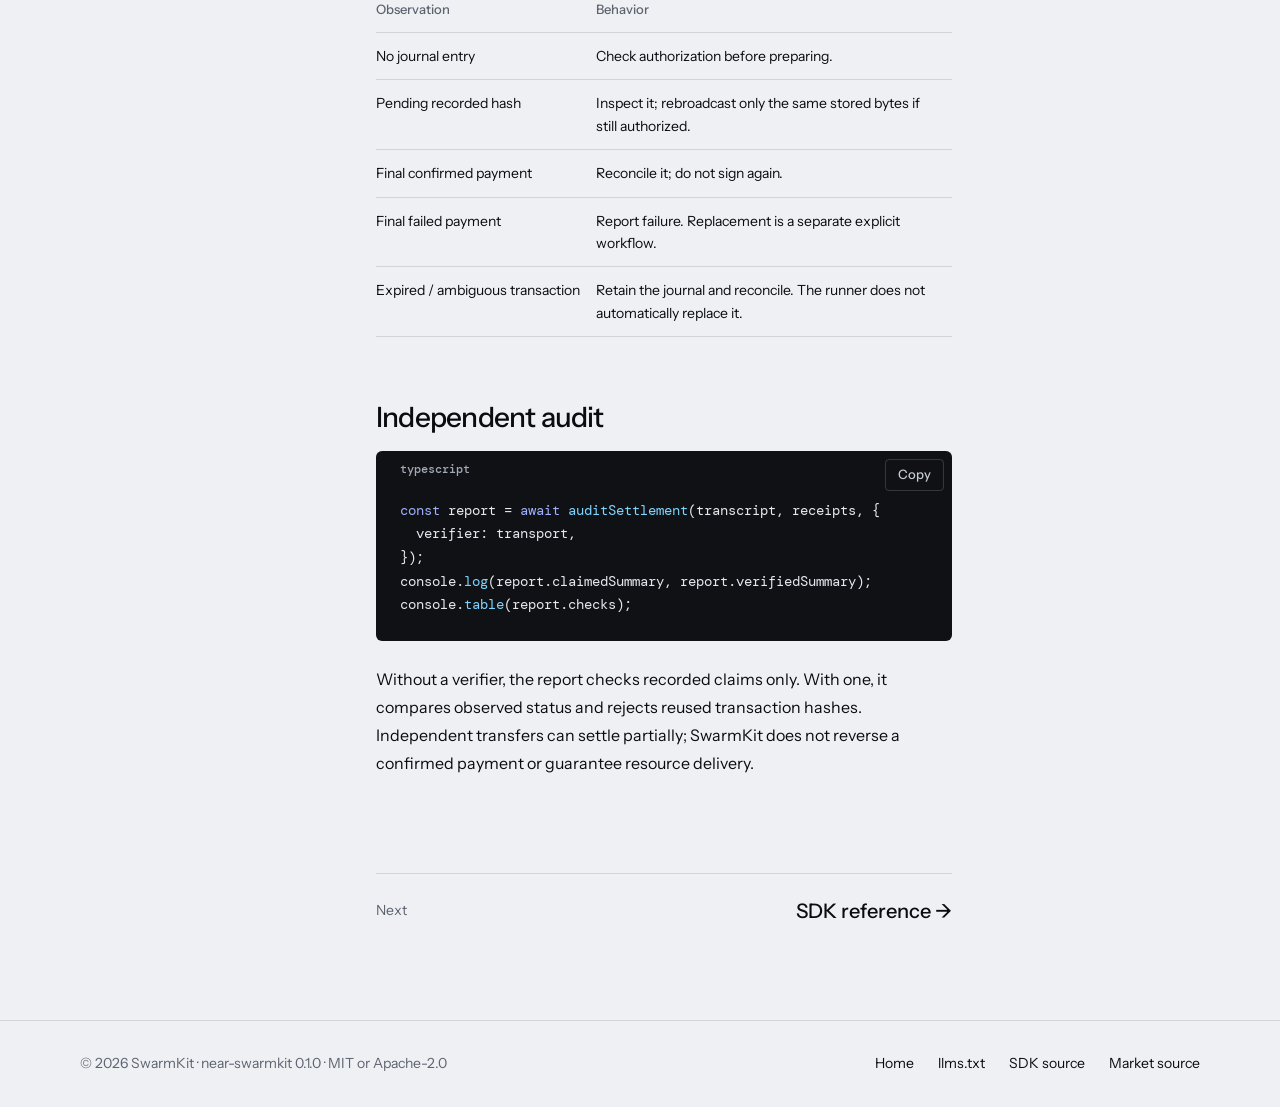
<file: settlement/index.html>
<!doctype html>
<html lang="en" data-type="software" data-radius="sharp" data-buttons="tonal">
<head>
  <meta charset="utf-8">
  <meta name="viewport" content="width=device-width, initial-scale=1, viewport-fit=cover">
  <title>Authorize and recover NEAR settlement · SwarmKit docs</title>
  <meta name="description" content="Carry an allocation into payments with explicit approval, durable identity and independent receipt checks.">
  <meta property="og:type" content="article">
  <meta property="og:title" content="Authorize and recover NEAR settlement · SwarmKit docs">
  <meta property="og:description" content="Carry an allocation into payments with explicit approval, durable identity and independent receipt checks.">
  <meta property="og:image" content="../share.jpg">
  <meta name="twitter:card" content="summary_large_image">
  <meta name="theme-color" content="#eef0f3">
  <meta name="page-type" content="software">
  <meta name="site-kind" content="software">
  <link rel="icon" href="../favicon.svg" type="image/svg+xml">
  <link rel="preconnect" href="https://fonts.googleapis.com">
  <link rel="preconnect" href="https://fonts.gstatic.com" crossorigin>
  <link href="https://fonts.googleapis.com/css2?family=Instrument+Sans:wdth,wght@75..100,400..700&family=DM+Mono:wght@400;500&display=swap" rel="stylesheet">
  <link rel="stylesheet" href="../assets/system.css">
  <style>:root{--p-bg:#eef0f3;--p-surface:#e2e5ea;--p-ink:#0b0c0e;--p-muted:#5d6470;--p-accent:#1f2de6;--p-accent-ink:#fff;--p-action:#1f2de6;--p-action-ink:#fff;--font-display:"Instrument Sans",system-ui,sans-serif;--font-text:"Instrument Sans",system-ui,sans-serif;--font-mono:"DM Mono",ui-monospace,Menlo,Consolas,monospace;--display-weight:500;--display-tracking:-0.028em;--display-tracking-xl:-0.036em;--display-stretch:96%}</style>
  <link rel="stylesheet" href="../site.css?v=20261114-4">
</head>
<body class="docs-page">
  <header class="nav">
    <div class="wrap nav__bar">
      <a class="skip-link" href="#doc">Skip to content</a>
      <a class="nav__logo" href="../"><svg class="logo-mark" viewBox="0 0 32 32" aria-hidden="true"><g fill="currentColor"><circle cx="16" cy="4" r="2.9"/><circle cx="23.5" cy="4.6" r="2.9"/><circle cx="8.5" cy="10" r="2.9"/><circle cx="23.5" cy="22" r="2.9"/><circle cx="8.5" cy="27.4" r="2.9"/><circle cx="16" cy="28" r="2.9"/></g><circle cx="16" cy="16" r="3.6" fill="#1f2de6"/></svg>SwarmKit</a>
      <nav class="nav__links" aria-label="Main">
        <div class="nav__item"><a class="nav__link" href="../docs/">Docs</a></div>
        <div class="nav__item"><a class="nav__link" href="../reference/">Reference</a></div>
        <div class="nav__item"><a class="nav__link" href="../agents/">Agents</a></div>
        <div class="nav__item"><a class="nav__link" href="https://swarmkit-coop.pages.dev/">Market demo</a></div>
      </nav>
      <div class="nav__actions"><a class="btn btn--secondary" href="https://github.com/mikemoulder/swarmkit">View on GitHub</a></div>
    </div>
  </header>
  <main class="docs">
    <div class="wrap">
      <nav class="docs-nav" aria-label="Documentation">
        <button class="docs-menu" type="button" aria-expanded="false" aria-controls="docs-groups">Browse the docs <span aria-hidden="true">+</span></button>
        <label class="docs-nav__search">Search the docs<input type="search" id="doc-search" autocomplete="off" placeholder="createRound, journal, Intents"></label>
        <div id="search-results" aria-live="polite"></div>
        <div class="docs-nav__groups" id="docs-groups"><h2>Start here</h2><a class="docs-nav__link" href="../docs/">Quickstart</a><a class="docs-nav__link" href="../concepts/">Coordination model</a><h2>Build a market</h2><a class="docs-nav__link" href="../mechanisms/">Allocation rules</a><a class="docs-nav__link" href="../simulation/">Simulation & strategies</a><a class="docs-nav__link" href="../storage/">State & recovery</a><a class="docs-nav__link" href="../settlement/" aria-current="page">NEAR settlement</a><h2>Reference</h2><a class="docs-nav__link" href="../reference/">SDK API</a><a class="docs-nav__link" href="../architecture/">Architecture</a><a class="docs-nav__link" href="../errors/">Errors & troubleshooting</a><h2>For agents</h2><a class="docs-nav__link" href="../agents/">Agent integration</a></div>
      </nav>
      <article class="doc" id="doc">
        <p class="doc__crumb">Docs / NEAR settlement</p>
        <h1>Authorize and recover NEAR settlement</h1>
        <p class="doc__lead">Carry an allocation into payments with explicit approval, durable identity and independent receipt checks.</p>
        <div class="doc__actions"><button class="btn btn--secondary" id="copy-page" type="button">Copy page as text</button><a class="link" href="../llms-full.txt">Read every page as plain text</a></div>
        <div class="doc__body">
<h2 id="prepare-from-the-recorded-round">Prepare from the recorded round</h2><pre data-lang="ts"><code><span class="tk-keyword">const</span> plan = <span class="tk-keyword">await</span> <span class="tk-fn">settlementPlanFromTranscript</span>(transcript, customMechanism);
<span class="tk-keyword">const</span> result = <span class="tk-keyword">await</span> <span class="tk-fn">executeWithSpendingPolicies</span>(plan, {
  transport, journal, approvals, resolveBuyerKey,
});
console.<span class="tk-fn">log</span>(result.summary); <span class="tk-comment">// confirmed, pending, failed, paid</span></code></pre><p>Omit customMechanism for a built-in rule. Every payment carries a canonical integer amount. Version 1 IDs bind round and buyer; version 2 binds round, buyer and seller. Split plans must be atomically bound before execution.</p>
<h2 id="buyer-signed-spending-policy">Buyer-signed spending policy</h2><pre data-lang="ts"><code><span class="tk-keyword">const</span> policy = {
  roundId: plan.roundId,
  buyerId: <span class="tk-string">"buyer.example.testnet"</span>,
  asset: plan.asset,
  transportScope: transport.scope,
  sellers: [<span class="tk-string">"seller.example.testnet"</span>],
  maxAmount: <span class="tk-string">"1000000000000000000000"</span>,
  expiresAt: <span class="tk-type">Date</span>.<span class="tk-fn">now</span>() + <span class="tk-number">300_000</span>,
};
<span class="tk-keyword">const</span> bytes = <span class="tk-fn">spendingPolicyMessage</span>(policy);
<span class="tk-comment">// Sign bytes with the trusted buyer Ed25519 approval key.</span>
<span class="tk-comment">// Pass { policy, signature: Uint8Array } in approvals.</span></code></pre><p>The signature binds round, buyer, asset, transport, seller allowlist, cumulative cap and expiry. The runner checks approval before preparation and again before broadcasting. Trust the resolver, not a public key supplied by an agent request. These are application-enforced policies, not NEAR restricted access keys or an on-chain spending contract.</p>
<h2 id="native-testnet-near">Native testnet NEAR</h2><p>nearTestnetTransport accepts your exact-payment signer. The signer constructs one native transfer from buyer to seller. The transport checks finalized sender, recipient, amount and action before confirming. Use the native testnet asset constant and named testnet accounts. The packaged SDK’s main runtime has zero dependencies; the separate live example uses near-api-js.</p>
<h2 id="run-the-reference-testnet-validation">Run the reference testnet validation</h2><p>From the swarmkit-market repository, install dependencies and run:</p><pre data-lang="shell"><code><span class="tk-fn">npm</span> run testnet <span class="tk-keyword">--</span> <span class="tk-keyword">--faucet-testnet</span> <span class="tk-keyword">--gpu</span>
<span class="tk-fn">npm</span> run testnet <span class="tk-keyword">--</span> <span class="tk-keyword">--faucet-testnet</span> <span class="tk-keyword">--split</span>
<span class="tk-fn">npm</span> run testnet:audit <span class="tk-keyword">--</span> .market/testnet/&lt;printed-account&gt;/evidence.json</code></pre><p>The first run provisions 20 buyers and five sellers; the second allocates one buyer across two sellers. Both use disposable faucet accounts, incremental SDK stages and actual native testnet transfers. The runner interrupts after journaling the first signed transaction, resumes, and audits each finalized sender, recipient and amount. Evidence and signed journals remain under ignored .market/testnet; only public evidence should be shared. Keys are memory-only: this bounded validation tool is not a persistent wallet service. No mainnet tokens are needed.</p><p>The 14 November validation finalized all 20 GPU payments (0.036 testnet NEAR) and both split payments (0.0014 testnet NEAR). These validate coordination-to-native-payment integration, not resource delivery or Intents. The browser credit economy remains separate.</p><h2 id="near-intents">NEAR Intents</h2><p>nearIntentsTransport operates on supported NEP-141 balances held in the mainnet Verifier. Buyers need funded Verifier balances and recognized signing keys. A buyer callback signs the exact NEP-413 message; a relayer callback signs the execute_intents transaction. The adapter simulates each transfer before requesting the relayer signature, then checks finalized execution against the approved payment.</p>
<pre data-lang="ts"><code><span class="tk-keyword">const</span> transport = <span class="tk-fn">nearIntentsTransport</span>({
  asset: <span class="tk-string">"nep141:wrap.near"</span>,
  relayerId: <span class="tk-string">"your-relayer.near"</span>,
  signIntent: buyerNep413Signer,
  signTransaction: relayerTransactionSigner,
});</code></pre><p>The callbacks above are application implementations. The <a href="https://github.com/mikemoulder/swarmkit-market/blob/main/scripts/intents.mjs">operator CLI</a> provides an implementation using near-api-js. A recipient receives a Verifier balance; withdrawing it is a separate operation. This adapter does not offer cross-chain routing or solver optimization.</p>
<h2 id="recovery-states">Recovery states</h2><table class="doc-table"><thead><tr><th>Observation</th><th>Behavior</th></tr></thead><tbody><tr><td>No journal entry</td><td>Check authorization before preparing.</td></tr><tr><td>Pending recorded hash</td><td>Inspect it; rebroadcast only the same stored bytes if still authorized.</td></tr><tr><td>Final confirmed payment</td><td>Reconcile it; do not sign again.</td></tr><tr><td>Final failed payment</td><td>Report failure. Replacement is a separate explicit workflow.</td></tr><tr><td>Expired / ambiguous transaction</td><td>Retain the journal and reconcile. The runner does not automatically replace it.</td></tr></tbody></table>
<h2 id="independent-audit">Independent audit</h2><pre data-lang="ts"><code><span class="tk-keyword">const</span> report = <span class="tk-keyword">await</span> <span class="tk-fn">auditSettlement</span>(transcript, receipts, {
  verifier: transport,
});
console.<span class="tk-fn">log</span>(report.claimedSummary, report.verifiedSummary);
console.<span class="tk-fn">table</span>(report.checks);</code></pre><p>Without a verifier, the report checks recorded claims only. With one, it compares observed status and rejects reused transaction hashes. Independent transfers can settle partially; SwarmKit does not reverse a confirmed payment or guarantee resource delivery.</p></div>
        <nav class="doc__next" aria-label="Next page"><span>Next</span><a href="../reference/">SDK reference →</a></nav>
      </article>
      <aside class="docs-toc" aria-label="On this page"><h2>On this page</h2><a href="#prepare-from-the-recorded-round">Prepare from the recorded round</a><a href="#buyer-signed-spending-policy">Buyer-signed spending policy</a><a href="#native-testnet-near">Native testnet NEAR</a><a href="#run-the-reference-testnet-validation">Run the reference testnet validation</a><a href="#near-intents">NEAR Intents</a><a href="#recovery-states">Recovery states</a><a href="#independent-audit">Independent audit</a></aside>
    </div>
  </main>
  <footer class="docs-foot"><div class="wrap"><span>© 2026 SwarmKit · near-swarmkit 0.1.0 · MIT or Apache-2.0</span><nav aria-label="Footer"><a href="../">Home</a><a href="../llms.txt">llms.txt</a><a href="https://github.com/mikemoulder/swarmkit">SDK source</a><a href="https://github.com/mikemoulder/swarmkit-market">Market source</a></nav></div></footer>
<script src="../docs.js" defer></script></body>
</html>
</file>
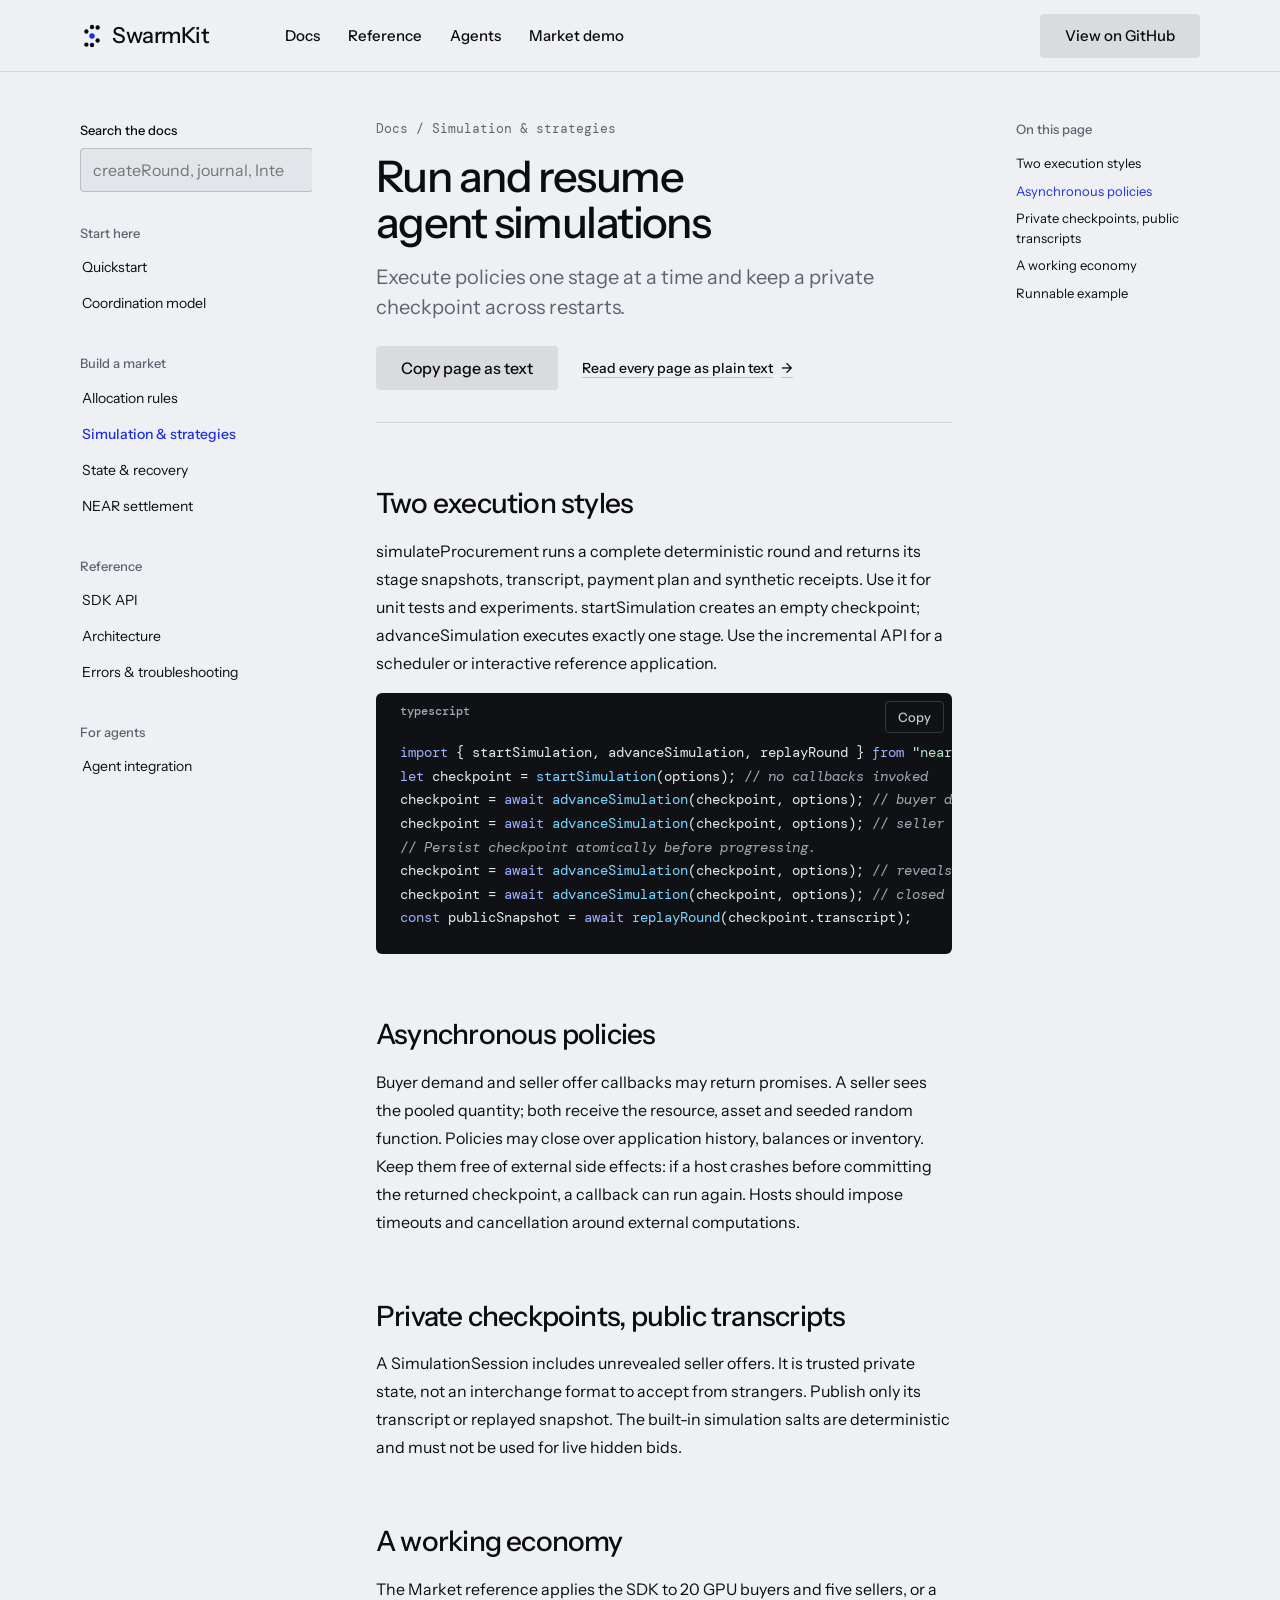
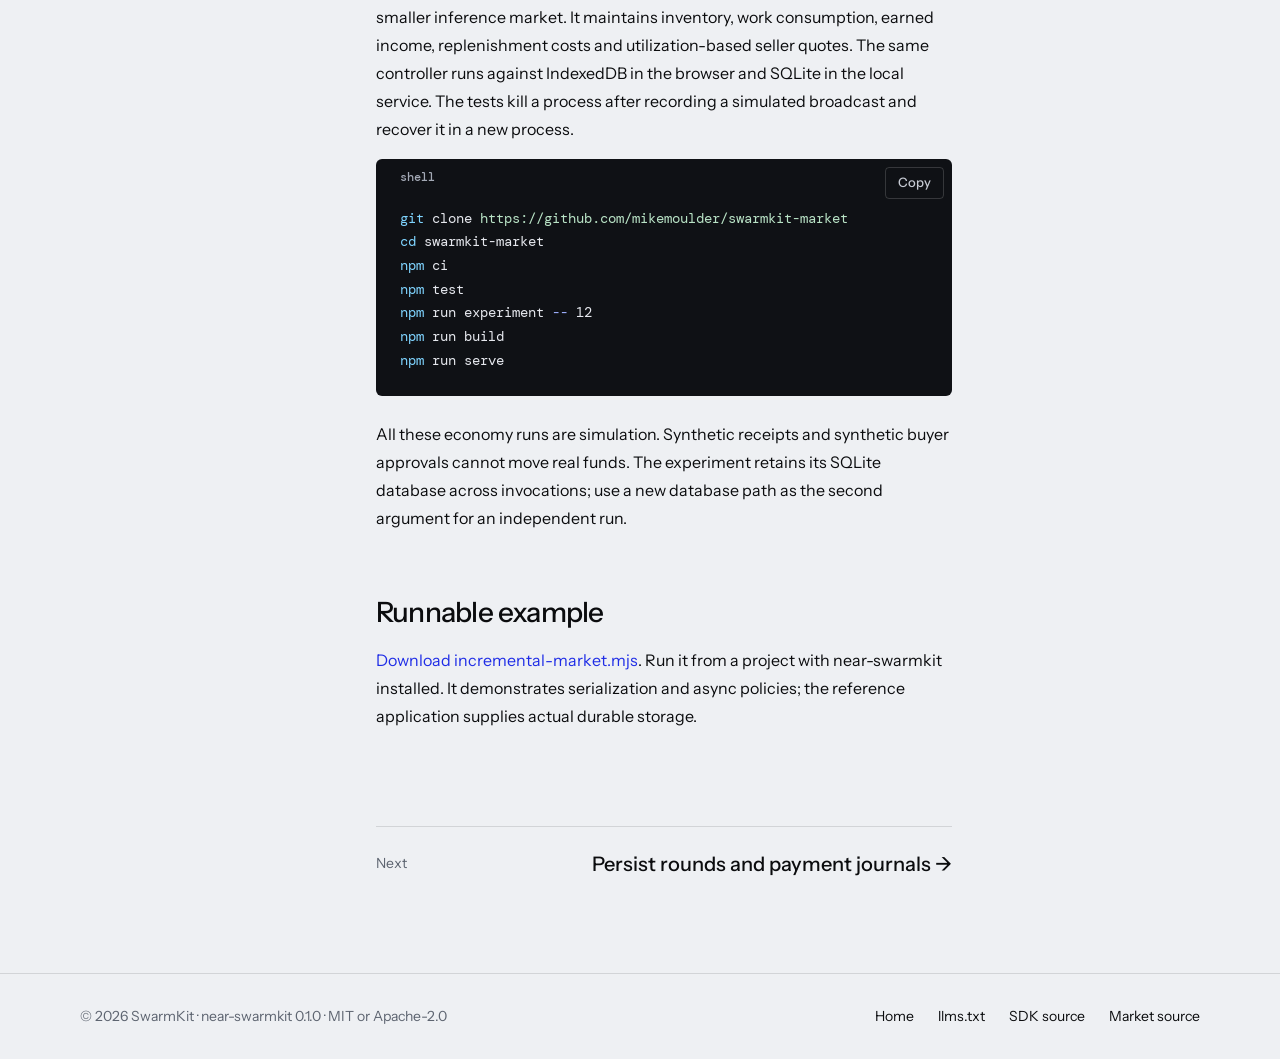
<file: simulation/index.html>
<!doctype html>
<html lang="en" data-type="software" data-radius="sharp" data-buttons="tonal">
<head>
  <meta charset="utf-8">
  <meta name="viewport" content="width=device-width, initial-scale=1, viewport-fit=cover">
  <title>Run and resume agent simulations · SwarmKit docs</title>
  <meta name="description" content="Execute policies one stage at a time and keep a private checkpoint across restarts.">
  <meta property="og:type" content="article">
  <meta property="og:title" content="Run and resume agent simulations · SwarmKit docs">
  <meta property="og:description" content="Execute policies one stage at a time and keep a private checkpoint across restarts.">
  <meta property="og:image" content="../share.jpg">
  <meta name="twitter:card" content="summary_large_image">
  <meta name="theme-color" content="#eef0f3">
  <meta name="page-type" content="software">
  <meta name="site-kind" content="software">
  <link rel="icon" href="../favicon.svg" type="image/svg+xml">
  <link rel="preconnect" href="https://fonts.googleapis.com">
  <link rel="preconnect" href="https://fonts.gstatic.com" crossorigin>
  <link href="https://fonts.googleapis.com/css2?family=Instrument+Sans:wdth,wght@75..100,400..700&family=DM+Mono:wght@400;500&display=swap" rel="stylesheet">
  <link rel="stylesheet" href="../assets/system.css">
  <style>:root{--p-bg:#eef0f3;--p-surface:#e2e5ea;--p-ink:#0b0c0e;--p-muted:#5d6470;--p-accent:#1f2de6;--p-accent-ink:#fff;--p-action:#1f2de6;--p-action-ink:#fff;--font-display:"Instrument Sans",system-ui,sans-serif;--font-text:"Instrument Sans",system-ui,sans-serif;--font-mono:"DM Mono",ui-monospace,Menlo,Consolas,monospace;--display-weight:500;--display-tracking:-0.028em;--display-tracking-xl:-0.036em;--display-stretch:96%}</style>
  <link rel="stylesheet" href="../site.css?v=20261114-4">
</head>
<body class="docs-page">
  <header class="nav">
    <div class="wrap nav__bar">
      <a class="skip-link" href="#doc">Skip to content</a>
      <a class="nav__logo" href="../"><svg class="logo-mark" viewBox="0 0 32 32" aria-hidden="true"><g fill="currentColor"><circle cx="16" cy="4" r="2.9"/><circle cx="23.5" cy="4.6" r="2.9"/><circle cx="8.5" cy="10" r="2.9"/><circle cx="23.5" cy="22" r="2.9"/><circle cx="8.5" cy="27.4" r="2.9"/><circle cx="16" cy="28" r="2.9"/></g><circle cx="16" cy="16" r="3.6" fill="#1f2de6"/></svg>SwarmKit</a>
      <nav class="nav__links" aria-label="Main">
        <div class="nav__item"><a class="nav__link" href="../docs/">Docs</a></div>
        <div class="nav__item"><a class="nav__link" href="../reference/">Reference</a></div>
        <div class="nav__item"><a class="nav__link" href="../agents/">Agents</a></div>
        <div class="nav__item"><a class="nav__link" href="https://swarmkit-coop.pages.dev/">Market demo</a></div>
      </nav>
      <div class="nav__actions"><a class="btn btn--secondary" href="https://github.com/mikemoulder/swarmkit">View on GitHub</a></div>
    </div>
  </header>
  <main class="docs">
    <div class="wrap">
      <nav class="docs-nav" aria-label="Documentation">
        <button class="docs-menu" type="button" aria-expanded="false" aria-controls="docs-groups">Browse the docs <span aria-hidden="true">+</span></button>
        <label class="docs-nav__search">Search the docs<input type="search" id="doc-search" autocomplete="off" placeholder="createRound, journal, Intents"></label>
        <div id="search-results" aria-live="polite"></div>
        <div class="docs-nav__groups" id="docs-groups"><h2>Start here</h2><a class="docs-nav__link" href="../docs/">Quickstart</a><a class="docs-nav__link" href="../concepts/">Coordination model</a><h2>Build a market</h2><a class="docs-nav__link" href="../mechanisms/">Allocation rules</a><a class="docs-nav__link" href="../simulation/" aria-current="page">Simulation & strategies</a><a class="docs-nav__link" href="../storage/">State & recovery</a><a class="docs-nav__link" href="../settlement/">NEAR settlement</a><h2>Reference</h2><a class="docs-nav__link" href="../reference/">SDK API</a><a class="docs-nav__link" href="../architecture/">Architecture</a><a class="docs-nav__link" href="../errors/">Errors & troubleshooting</a><h2>For agents</h2><a class="docs-nav__link" href="../agents/">Agent integration</a></div>
      </nav>
      <article class="doc" id="doc">
        <p class="doc__crumb">Docs / Simulation & strategies</p>
        <h1>Run and resume agent simulations</h1>
        <p class="doc__lead">Execute policies one stage at a time and keep a private checkpoint across restarts.</p>
        <div class="doc__actions"><button class="btn btn--secondary" id="copy-page" type="button">Copy page as text</button><a class="link" href="../llms-full.txt">Read every page as plain text</a></div>
        <div class="doc__body">
<h2 id="two-execution-styles">Two execution styles</h2><p>simulateProcurement runs a complete deterministic round and returns its stage snapshots, transcript, payment plan and synthetic receipts. Use it for unit tests and experiments. startSimulation creates an empty checkpoint; advanceSimulation executes exactly one stage. Use the incremental API for a scheduler or interactive reference application.</p>
<pre data-lang="ts"><code><span class="tk-keyword">import</span> { startSimulation, advanceSimulation, replayRound } <span class="tk-keyword">from</span> <span class="tk-string">"near-swarmkit"</span>;
<span class="tk-keyword">let</span> checkpoint = <span class="tk-fn">startSimulation</span>(options); <span class="tk-comment">// no callbacks invoked</span>
checkpoint = <span class="tk-keyword">await</span> <span class="tk-fn">advanceSimulation</span>(checkpoint, options); <span class="tk-comment">// buyer demands</span>
checkpoint = <span class="tk-keyword">await</span> <span class="tk-fn">advanceSimulation</span>(checkpoint, options); <span class="tk-comment">// seller commitments</span>
<span class="tk-comment">// Persist checkpoint atomically before progressing.</span>
checkpoint = <span class="tk-keyword">await</span> <span class="tk-fn">advanceSimulation</span>(checkpoint, options); <span class="tk-comment">// reveals</span>
checkpoint = <span class="tk-keyword">await</span> <span class="tk-fn">advanceSimulation</span>(checkpoint, options); <span class="tk-comment">// closed allocation</span>
<span class="tk-keyword">const</span> publicSnapshot = <span class="tk-keyword">await</span> <span class="tk-fn">replayRound</span>(checkpoint.transcript);</code></pre>
<h2 id="asynchronous-policies">Asynchronous policies</h2><p>Buyer demand and seller offer callbacks may return promises. A seller sees the pooled quantity; both receive the resource, asset and seeded random function. Policies may close over application history, balances or inventory. Keep them free of external side effects: if a host crashes before committing the returned checkpoint, a callback can run again. Hosts should impose timeouts and cancellation around external computations.</p>
<h2 id="private-checkpoints-public-transcripts">Private checkpoints, public transcripts</h2><p>A SimulationSession includes unrevealed seller offers. It is trusted private state, not an interchange format to accept from strangers. Publish only its transcript or replayed snapshot. The built-in simulation salts are deterministic and must not be used for live hidden bids.</p>
<h2 id="a-working-economy">A working economy</h2><p>The Market reference applies the SDK to 20 GPU buyers and five sellers, or a smaller inference market. It maintains inventory, work consumption, earned income, replenishment costs and utilization-based seller quotes. The same controller runs against IndexedDB in the browser and SQLite in the local service. The tests kill a process after recording a simulated broadcast and recover it in a new process.</p>
<pre data-lang="shell"><code><span class="tk-fn">git</span> clone <span class="tk-string">https://github.com/mikemoulder/swarmkit-market</span>
<span class="tk-fn">cd</span> swarmkit-market
<span class="tk-fn">npm</span> ci
<span class="tk-fn">npm</span> test
<span class="tk-fn">npm</span> run experiment <span class="tk-keyword">--</span> 12
<span class="tk-fn">npm</span> run build
<span class="tk-fn">npm</span> run serve</code></pre><p>All these economy runs are simulation. Synthetic receipts and synthetic buyer approvals cannot move real funds. The experiment retains its SQLite database across invocations; use a new database path as the second argument for an independent run.</p>
<h2 id="runnable-example">Runnable example</h2><p><a href="../examples/incremental-market.mjs">Download incremental-market.mjs</a>. Run it from a project with near-swarmkit installed. It demonstrates serialization and async policies; the reference application supplies actual durable storage.</p></div>
        <nav class="doc__next" aria-label="Next page"><span>Next</span><a href="../storage/">Persist rounds and payment journals →</a></nav>
      </article>
      <aside class="docs-toc" aria-label="On this page"><h2>On this page</h2><a href="#two-execution-styles">Two execution styles</a><a href="#asynchronous-policies">Asynchronous policies</a><a href="#private-checkpoints-public-transcripts">Private checkpoints, public transcripts</a><a href="#a-working-economy">A working economy</a><a href="#runnable-example">Runnable example</a></aside>
    </div>
  </main>
  <footer class="docs-foot"><div class="wrap"><span>© 2026 SwarmKit · near-swarmkit 0.1.0 · MIT or Apache-2.0</span><nav aria-label="Footer"><a href="../">Home</a><a href="../llms.txt">llms.txt</a><a href="https://github.com/mikemoulder/swarmkit">SDK source</a><a href="https://github.com/mikemoulder/swarmkit-market">Market source</a></nav></div></footer>
<script src="../docs.js" defer></script></body>
</html>
</file>
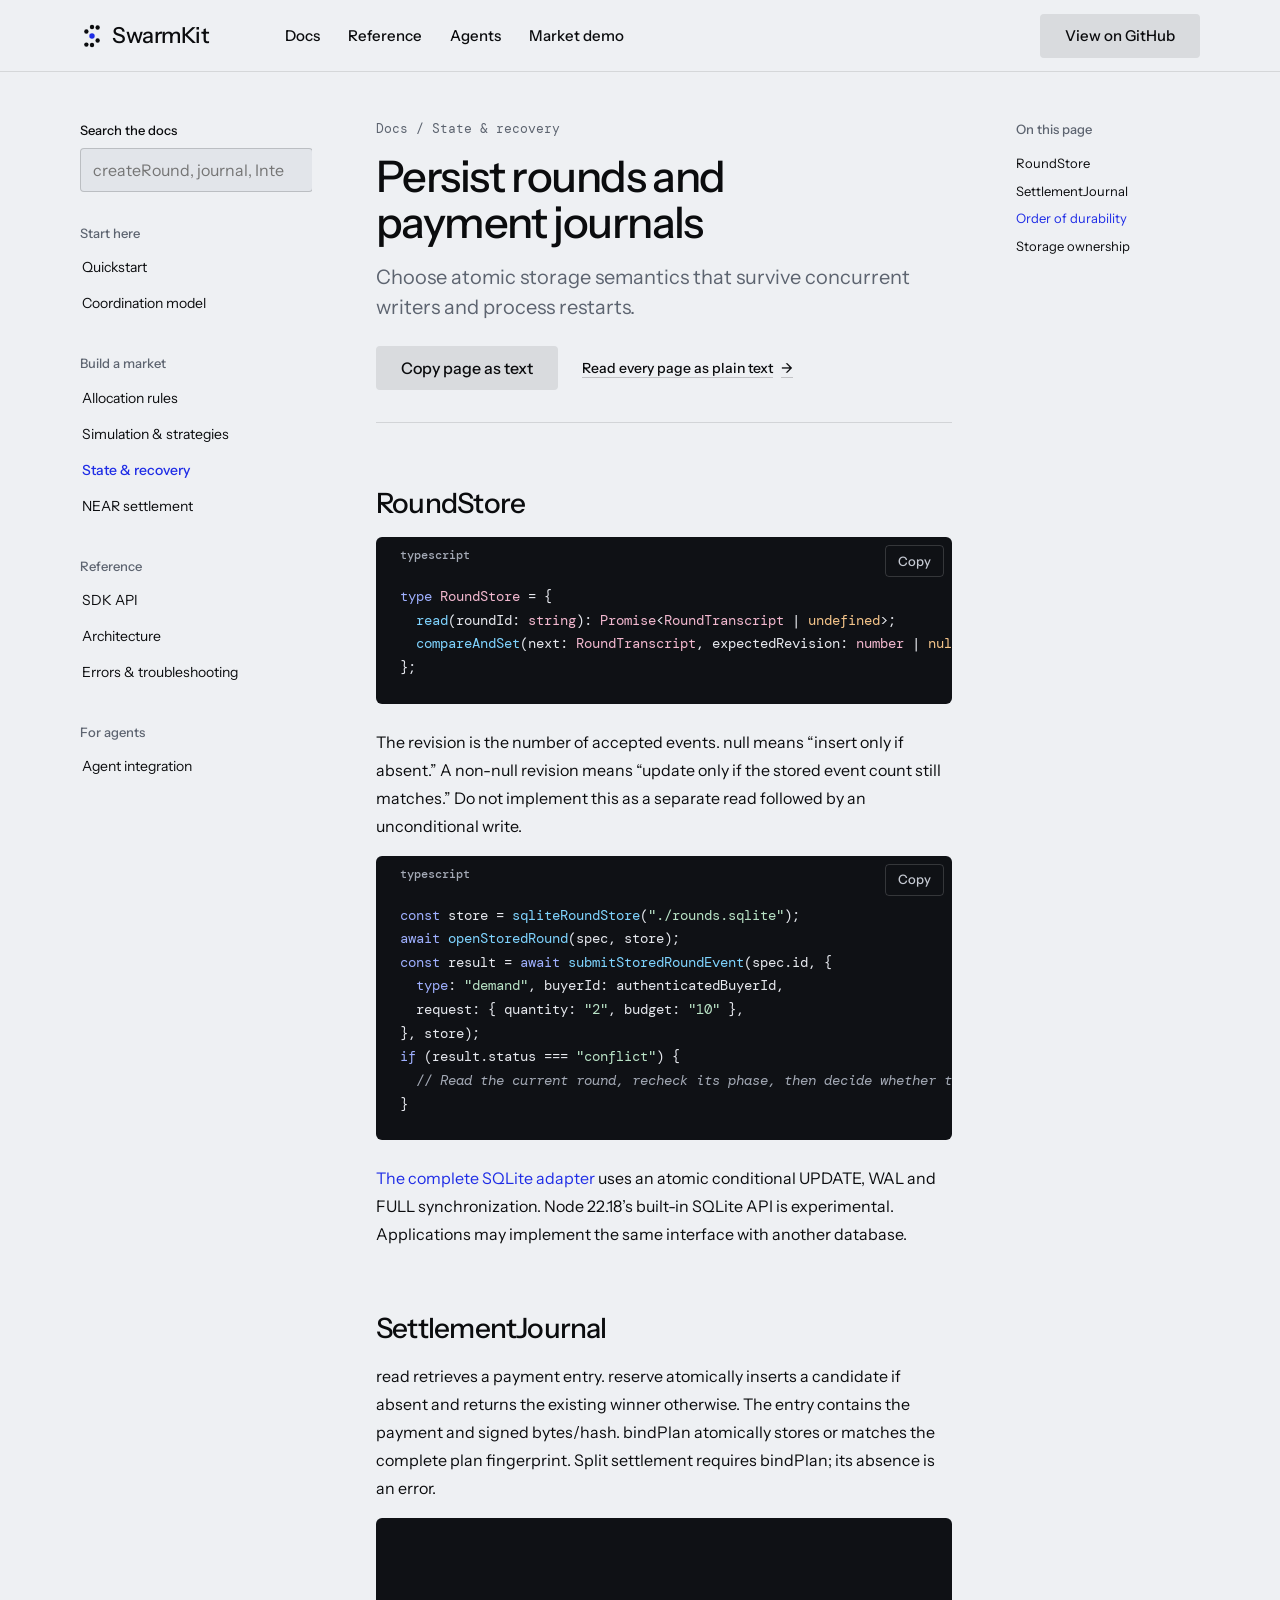
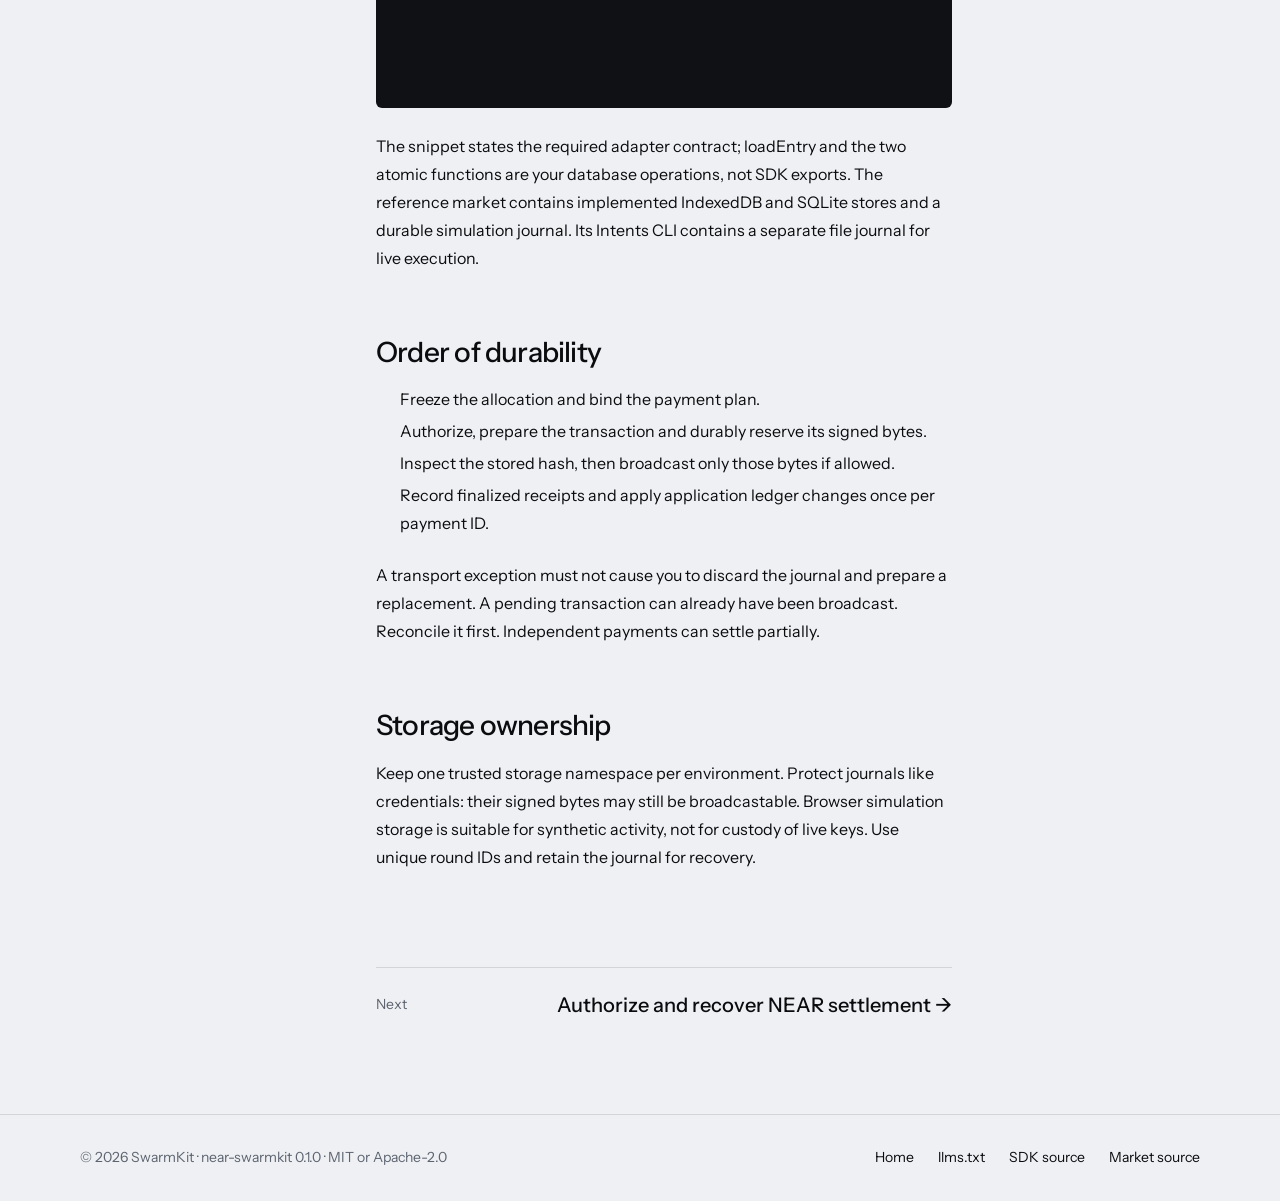
<file: storage/index.html>
<!doctype html>
<html lang="en" data-type="software" data-radius="sharp" data-buttons="tonal">
<head>
  <meta charset="utf-8">
  <meta name="viewport" content="width=device-width, initial-scale=1, viewport-fit=cover">
  <title>Persist rounds and payment journals · SwarmKit docs</title>
  <meta name="description" content="Choose atomic storage semantics that survive concurrent writers and process restarts.">
  <meta property="og:type" content="article">
  <meta property="og:title" content="Persist rounds and payment journals · SwarmKit docs">
  <meta property="og:description" content="Choose atomic storage semantics that survive concurrent writers and process restarts.">
  <meta property="og:image" content="../share.jpg">
  <meta name="twitter:card" content="summary_large_image">
  <meta name="theme-color" content="#eef0f3">
  <meta name="page-type" content="software">
  <meta name="site-kind" content="software">
  <link rel="icon" href="../favicon.svg" type="image/svg+xml">
  <link rel="preconnect" href="https://fonts.googleapis.com">
  <link rel="preconnect" href="https://fonts.gstatic.com" crossorigin>
  <link href="https://fonts.googleapis.com/css2?family=Instrument+Sans:wdth,wght@75..100,400..700&family=DM+Mono:wght@400;500&display=swap" rel="stylesheet">
  <link rel="stylesheet" href="../assets/system.css">
  <style>:root{--p-bg:#eef0f3;--p-surface:#e2e5ea;--p-ink:#0b0c0e;--p-muted:#5d6470;--p-accent:#1f2de6;--p-accent-ink:#fff;--p-action:#1f2de6;--p-action-ink:#fff;--font-display:"Instrument Sans",system-ui,sans-serif;--font-text:"Instrument Sans",system-ui,sans-serif;--font-mono:"DM Mono",ui-monospace,Menlo,Consolas,monospace;--display-weight:500;--display-tracking:-0.028em;--display-tracking-xl:-0.036em;--display-stretch:96%}</style>
  <link rel="stylesheet" href="../site.css?v=20261114-4">
</head>
<body class="docs-page">
  <header class="nav">
    <div class="wrap nav__bar">
      <a class="skip-link" href="#doc">Skip to content</a>
      <a class="nav__logo" href="../"><svg class="logo-mark" viewBox="0 0 32 32" aria-hidden="true"><g fill="currentColor"><circle cx="16" cy="4" r="2.9"/><circle cx="23.5" cy="4.6" r="2.9"/><circle cx="8.5" cy="10" r="2.9"/><circle cx="23.5" cy="22" r="2.9"/><circle cx="8.5" cy="27.4" r="2.9"/><circle cx="16" cy="28" r="2.9"/></g><circle cx="16" cy="16" r="3.6" fill="#1f2de6"/></svg>SwarmKit</a>
      <nav class="nav__links" aria-label="Main">
        <div class="nav__item"><a class="nav__link" href="../docs/">Docs</a></div>
        <div class="nav__item"><a class="nav__link" href="../reference/">Reference</a></div>
        <div class="nav__item"><a class="nav__link" href="../agents/">Agents</a></div>
        <div class="nav__item"><a class="nav__link" href="https://swarmkit-coop.pages.dev/">Market demo</a></div>
      </nav>
      <div class="nav__actions"><a class="btn btn--secondary" href="https://github.com/mikemoulder/swarmkit">View on GitHub</a></div>
    </div>
  </header>
  <main class="docs">
    <div class="wrap">
      <nav class="docs-nav" aria-label="Documentation">
        <button class="docs-menu" type="button" aria-expanded="false" aria-controls="docs-groups">Browse the docs <span aria-hidden="true">+</span></button>
        <label class="docs-nav__search">Search the docs<input type="search" id="doc-search" autocomplete="off" placeholder="createRound, journal, Intents"></label>
        <div id="search-results" aria-live="polite"></div>
        <div class="docs-nav__groups" id="docs-groups"><h2>Start here</h2><a class="docs-nav__link" href="../docs/">Quickstart</a><a class="docs-nav__link" href="../concepts/">Coordination model</a><h2>Build a market</h2><a class="docs-nav__link" href="../mechanisms/">Allocation rules</a><a class="docs-nav__link" href="../simulation/">Simulation & strategies</a><a class="docs-nav__link" href="../storage/" aria-current="page">State & recovery</a><a class="docs-nav__link" href="../settlement/">NEAR settlement</a><h2>Reference</h2><a class="docs-nav__link" href="../reference/">SDK API</a><a class="docs-nav__link" href="../architecture/">Architecture</a><a class="docs-nav__link" href="../errors/">Errors & troubleshooting</a><h2>For agents</h2><a class="docs-nav__link" href="../agents/">Agent integration</a></div>
      </nav>
      <article class="doc" id="doc">
        <p class="doc__crumb">Docs / State & recovery</p>
        <h1>Persist rounds and payment journals</h1>
        <p class="doc__lead">Choose atomic storage semantics that survive concurrent writers and process restarts.</p>
        <div class="doc__actions"><button class="btn btn--secondary" id="copy-page" type="button">Copy page as text</button><a class="link" href="../llms-full.txt">Read every page as plain text</a></div>
        <div class="doc__body">
<h2 id="roundstore">RoundStore</h2><pre data-lang="ts"><code><span class="tk-keyword">type</span> <span class="tk-type">RoundStore</span> = {
  <span class="tk-fn">read</span>(roundId: <span class="tk-type">string</span>): <span class="tk-type">Promise</span>&lt;<span class="tk-type">RoundTranscript</span> | <span class="tk-literal">undefined</span>&gt;;
  <span class="tk-fn">compareAndSet</span>(next: <span class="tk-type">RoundTranscript</span>, expectedRevision: <span class="tk-type">number</span> | <span class="tk-literal">null</span>): <span class="tk-type">Promise</span>&lt;<span class="tk-type">boolean</span>&gt;;
};</code></pre><p>The revision is the number of accepted events. null means “insert only if absent.” A non-null revision means “update only if the stored event count still matches.” Do not implement this as a separate read followed by an unconditional write.</p>
<pre data-lang="ts"><code><span class="tk-keyword">const</span> store = <span class="tk-fn">sqliteRoundStore</span>(<span class="tk-string">"./rounds.sqlite"</span>);
<span class="tk-keyword">await</span> <span class="tk-fn">openStoredRound</span>(spec, store);
<span class="tk-keyword">const</span> result = <span class="tk-keyword">await</span> <span class="tk-fn">submitStoredRoundEvent</span>(spec.id, {
  <span class="tk-keyword">type</span>: <span class="tk-string">"demand"</span>, buyerId: authenticatedBuyerId,
  request: { quantity: <span class="tk-string">"2"</span>, budget: <span class="tk-string">"10"</span> },
}, store);
<span class="tk-keyword">if</span> (result.status === <span class="tk-string">"conflict"</span>) {
  <span class="tk-comment">// Read the current round, recheck its phase, then decide whether to retry.</span>
}</code></pre><p><a href="../examples/sqlite-round-store.mjs">The complete SQLite adapter</a> uses an atomic conditional UPDATE, WAL and FULL synchronization. Node 22.18’s built-in SQLite API is experimental. Applications may implement the same interface with another database.</p>
<h2 id="settlementjournal">SettlementJournal</h2><p>read retrieves a payment entry. reserve atomically inserts a candidate if absent and returns the existing winner otherwise. The entry contains the payment and signed bytes/hash. bindPlan atomically stores or matches the complete plan fingerprint. Split settlement requires bindPlan; its absence is an error.</p>
<pre data-lang="ts"><code><span class="tk-keyword">const</span> journal = {
  read: <span class="tk-keyword">async</span> scope =&gt; <span class="tk-fn">loadEntry</span>(scope),
  reserve: <span class="tk-keyword">async</span> (scope, candidate) =&gt; <span class="tk-fn">insertOrReadAtomically</span>(scope, candidate),
  bindPlan: <span class="tk-keyword">async</span> (scope, fingerprint) =&gt; <span class="tk-fn">insertOrCompareAtomically</span>(scope, fingerprint),
};</code></pre><p>The snippet states the required adapter contract; loadEntry and the two atomic functions are your database operations, not SDK exports. The reference market contains implemented IndexedDB and SQLite stores and a durable simulation journal. Its Intents CLI contains a separate file journal for live execution.</p>
<h2 id="order-of-durability">Order of durability</h2><ol><li>Freeze the allocation and bind the payment plan.</li><li>Authorize, prepare the transaction and durably reserve its signed bytes.</li><li>Inspect the stored hash, then broadcast only those bytes if allowed.</li><li>Record finalized receipts and apply application ledger changes once per payment ID.</li></ol><p>A transport exception must not cause you to discard the journal and prepare a replacement. A pending transaction can already have been broadcast. Reconcile it first. Independent payments can settle partially.</p>
<h2 id="storage-ownership">Storage ownership</h2><p>Keep one trusted storage namespace per environment. Protect journals like credentials: their signed bytes may still be broadcastable. Browser simulation storage is suitable for synthetic activity, not for custody of live keys. Use unique round IDs and retain the journal for recovery.</p></div>
        <nav class="doc__next" aria-label="Next page"><span>Next</span><a href="../settlement/">Authorize and recover NEAR settlement →</a></nav>
      </article>
      <aside class="docs-toc" aria-label="On this page"><h2>On this page</h2><a href="#roundstore">RoundStore</a><a href="#settlementjournal">SettlementJournal</a><a href="#order-of-durability">Order of durability</a><a href="#storage-ownership">Storage ownership</a></aside>
    </div>
  </main>
  <footer class="docs-foot"><div class="wrap"><span>© 2026 SwarmKit · near-swarmkit 0.1.0 · MIT or Apache-2.0</span><nav aria-label="Footer"><a href="../">Home</a><a href="../llms.txt">llms.txt</a><a href="https://github.com/mikemoulder/swarmkit">SDK source</a><a href="https://github.com/mikemoulder/swarmkit-market">Market source</a></nav></div></footer>
<script src="../docs.js" defer></script></body>
</html>
</file>
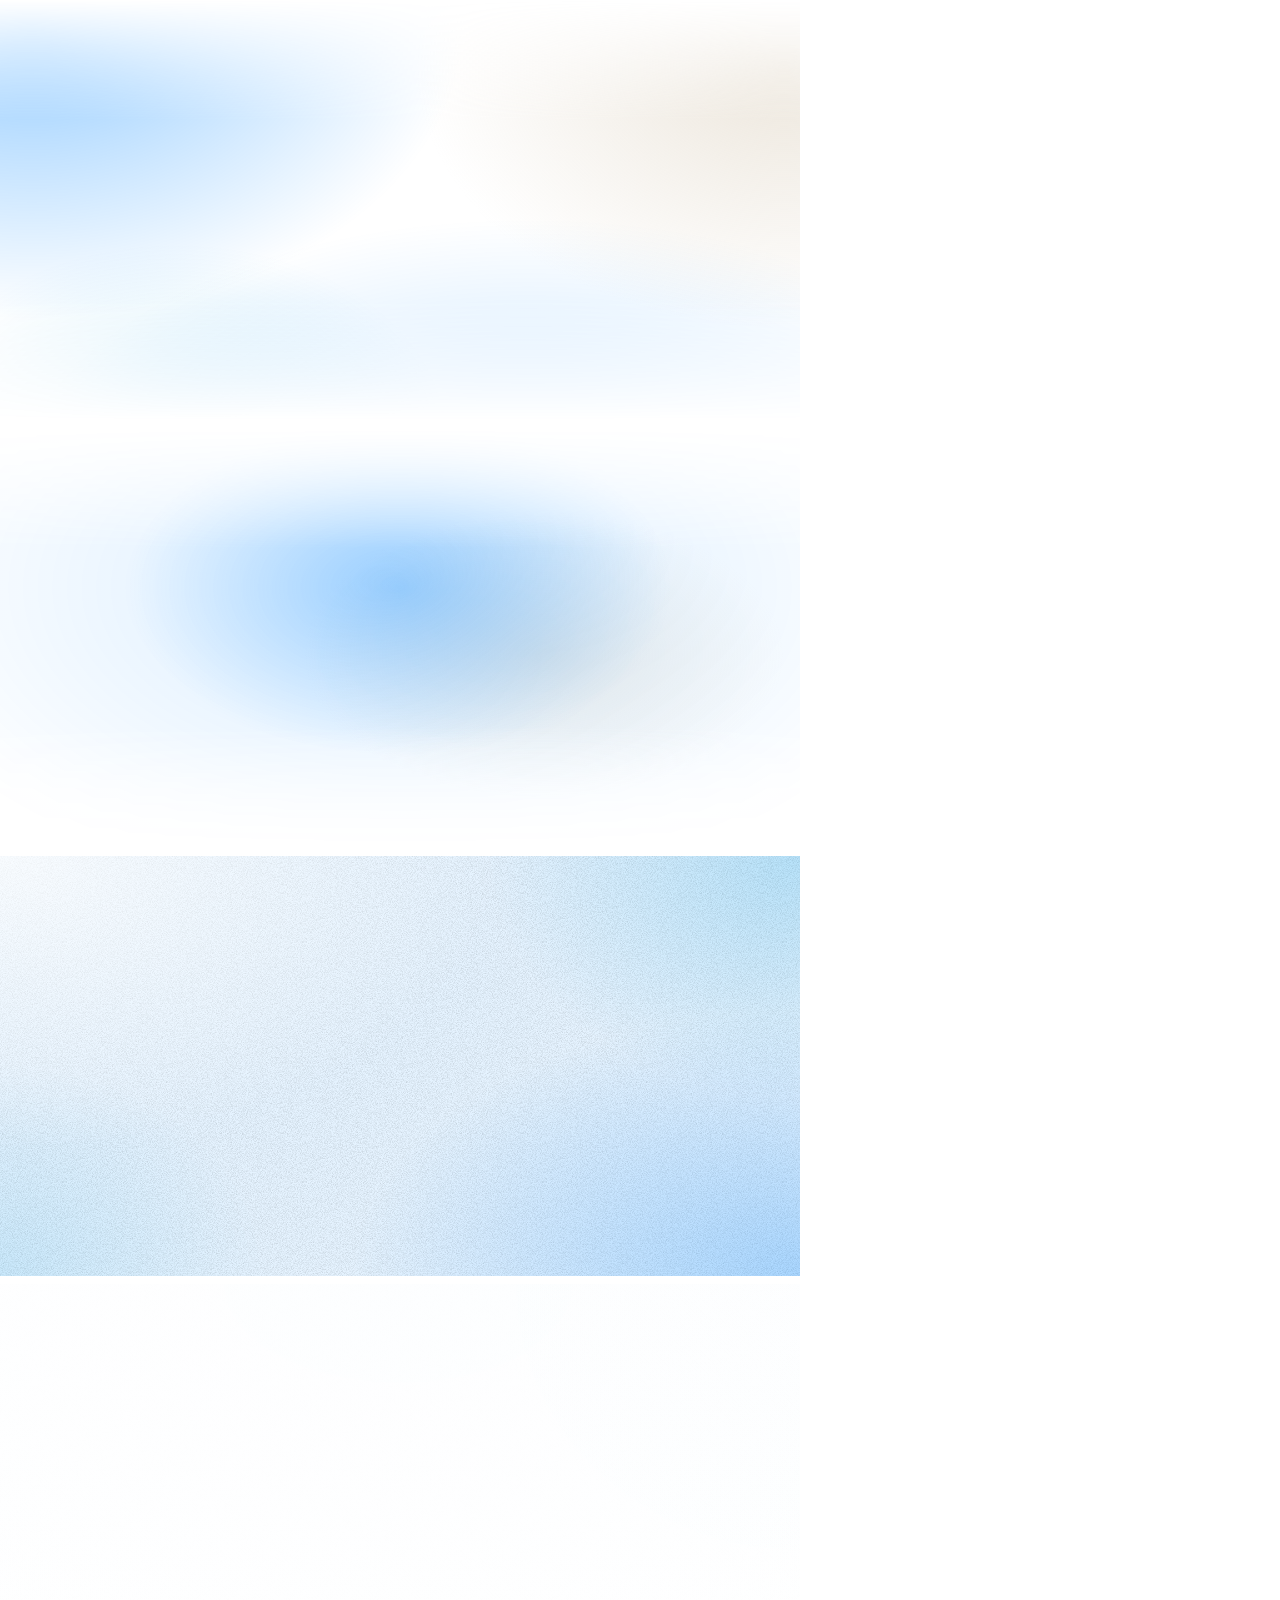
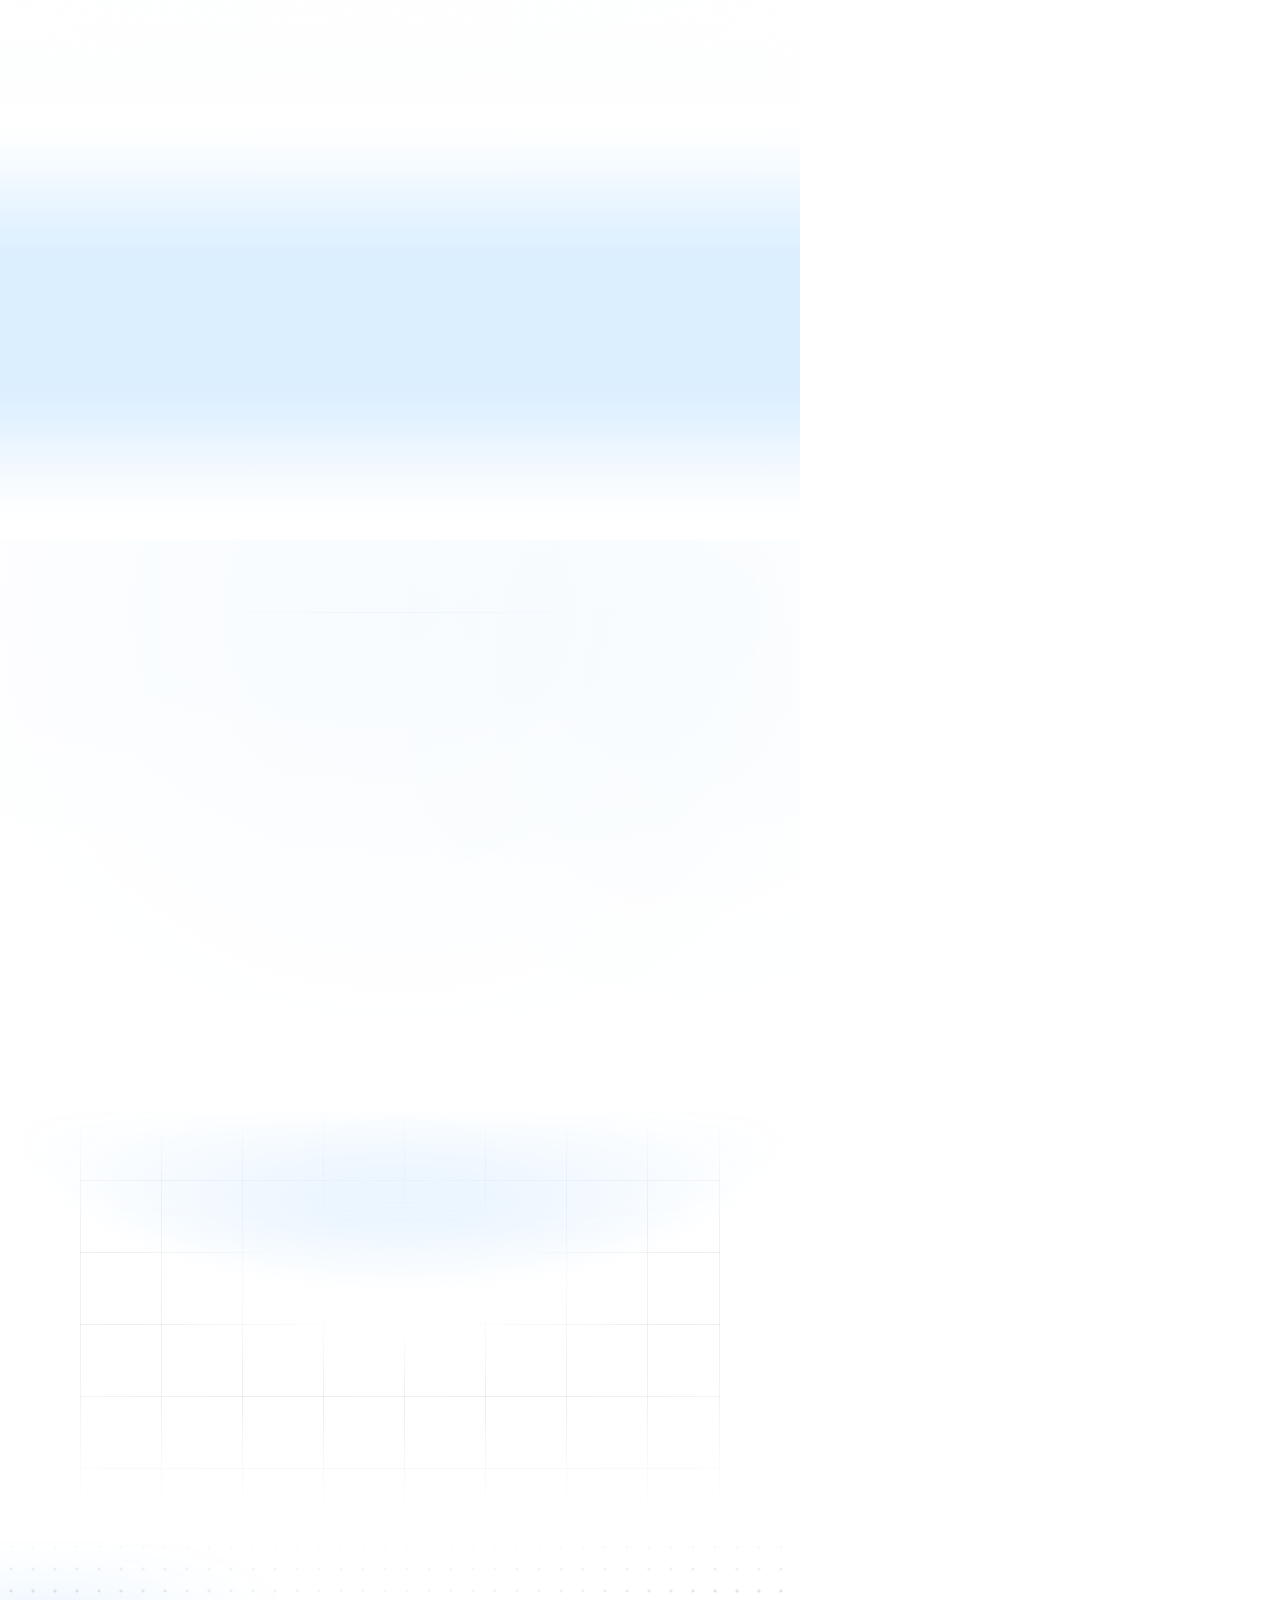
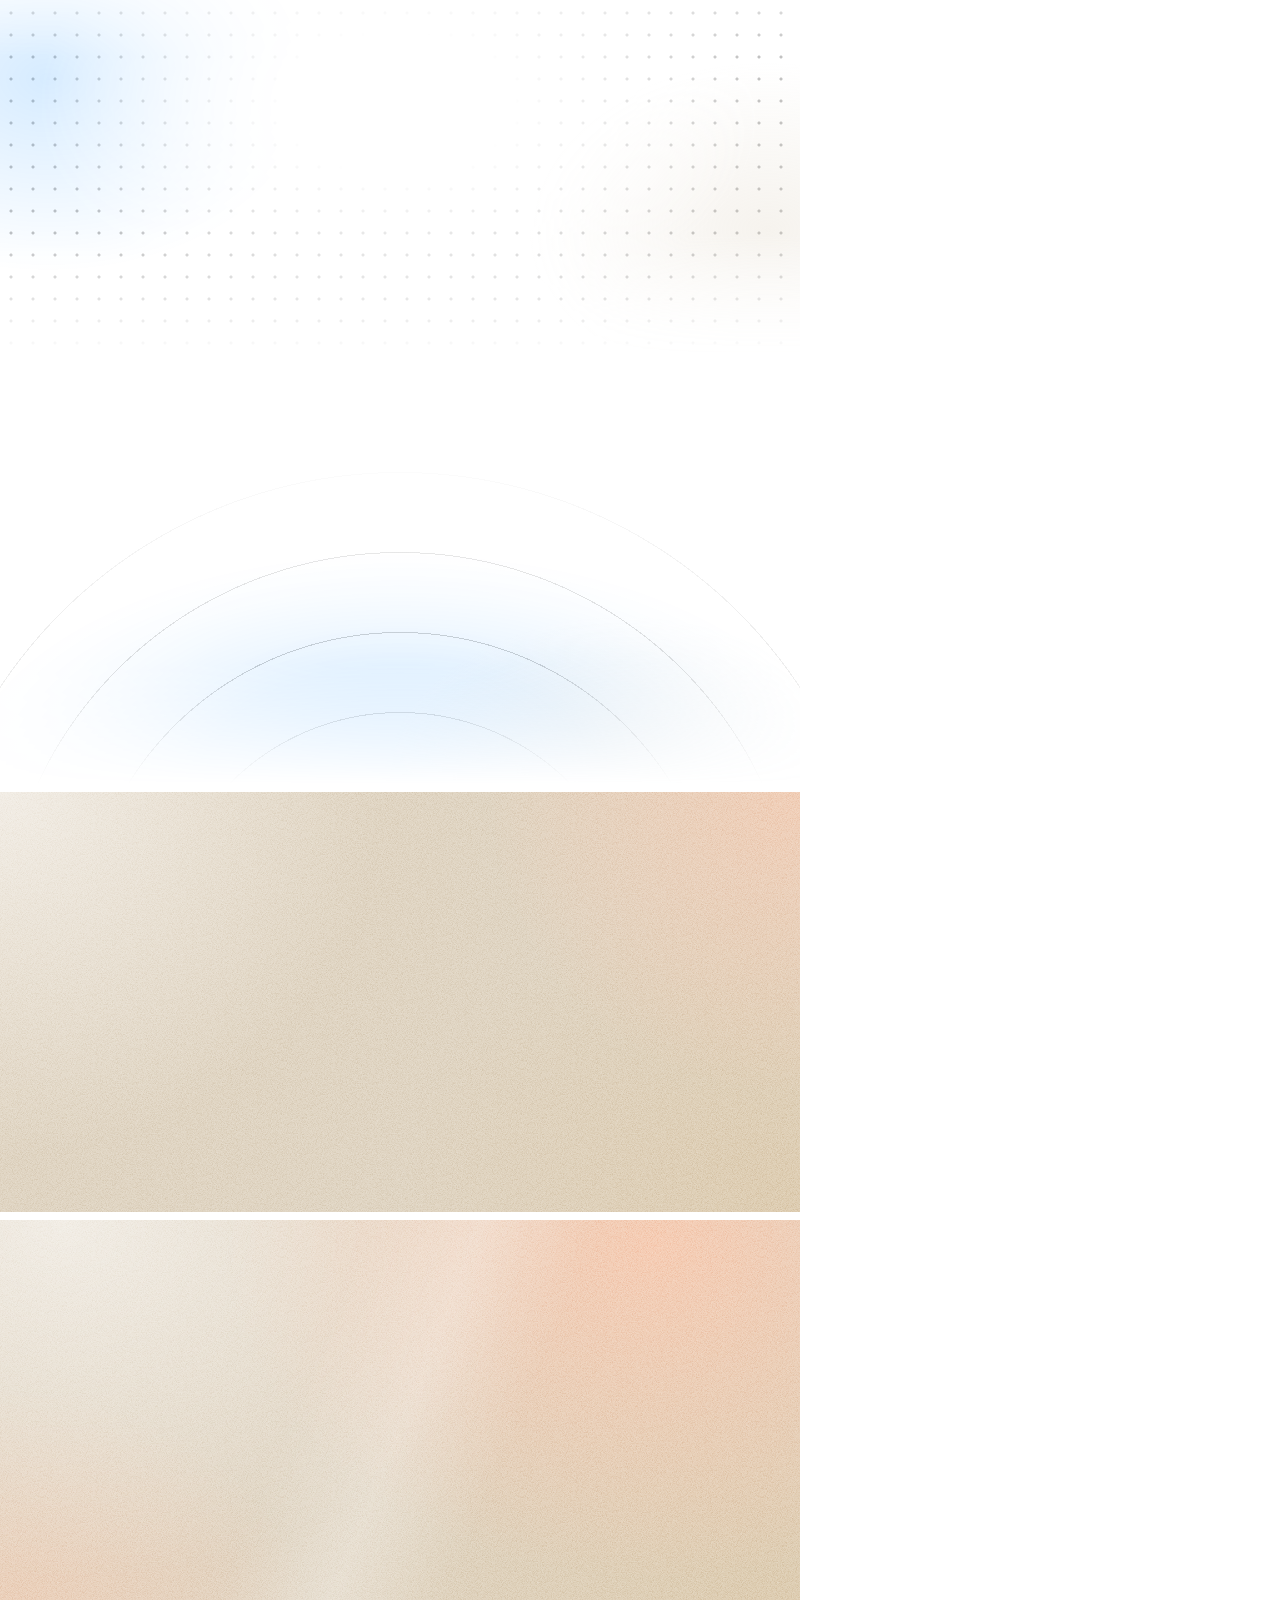
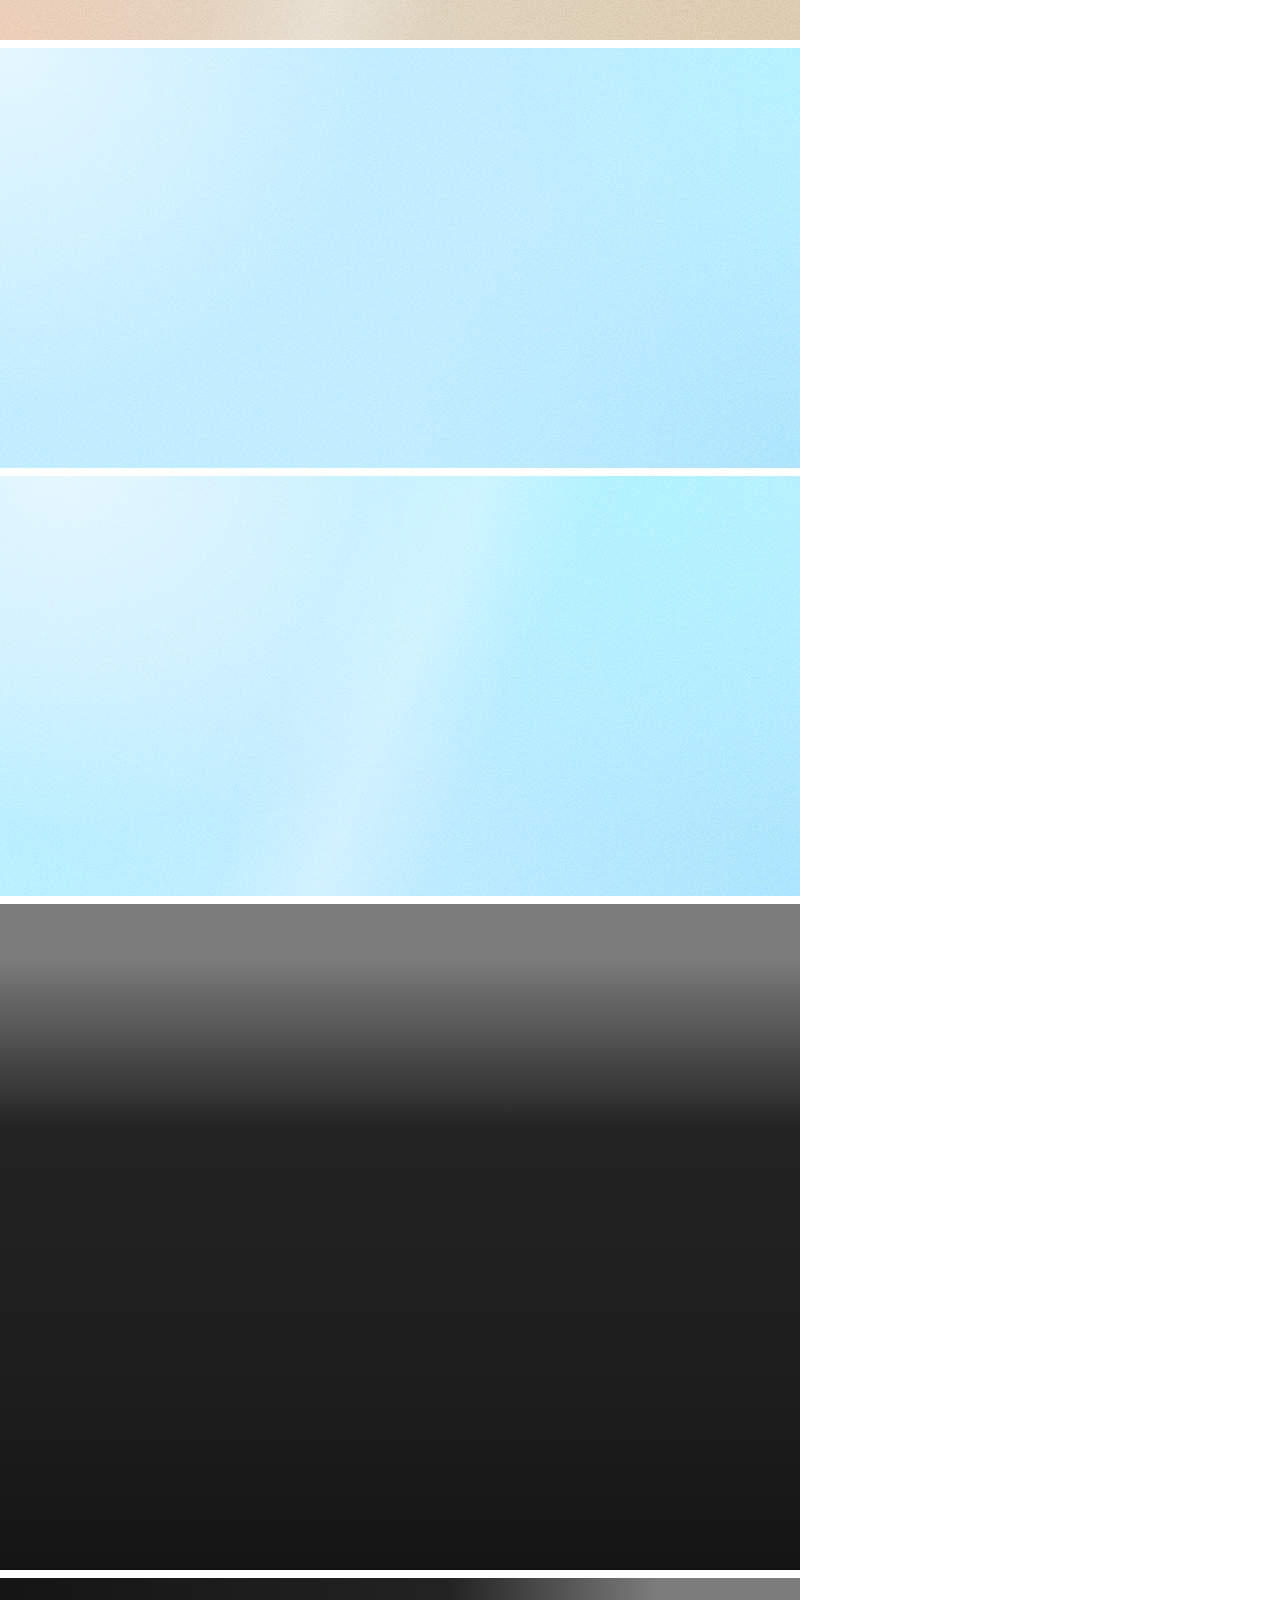
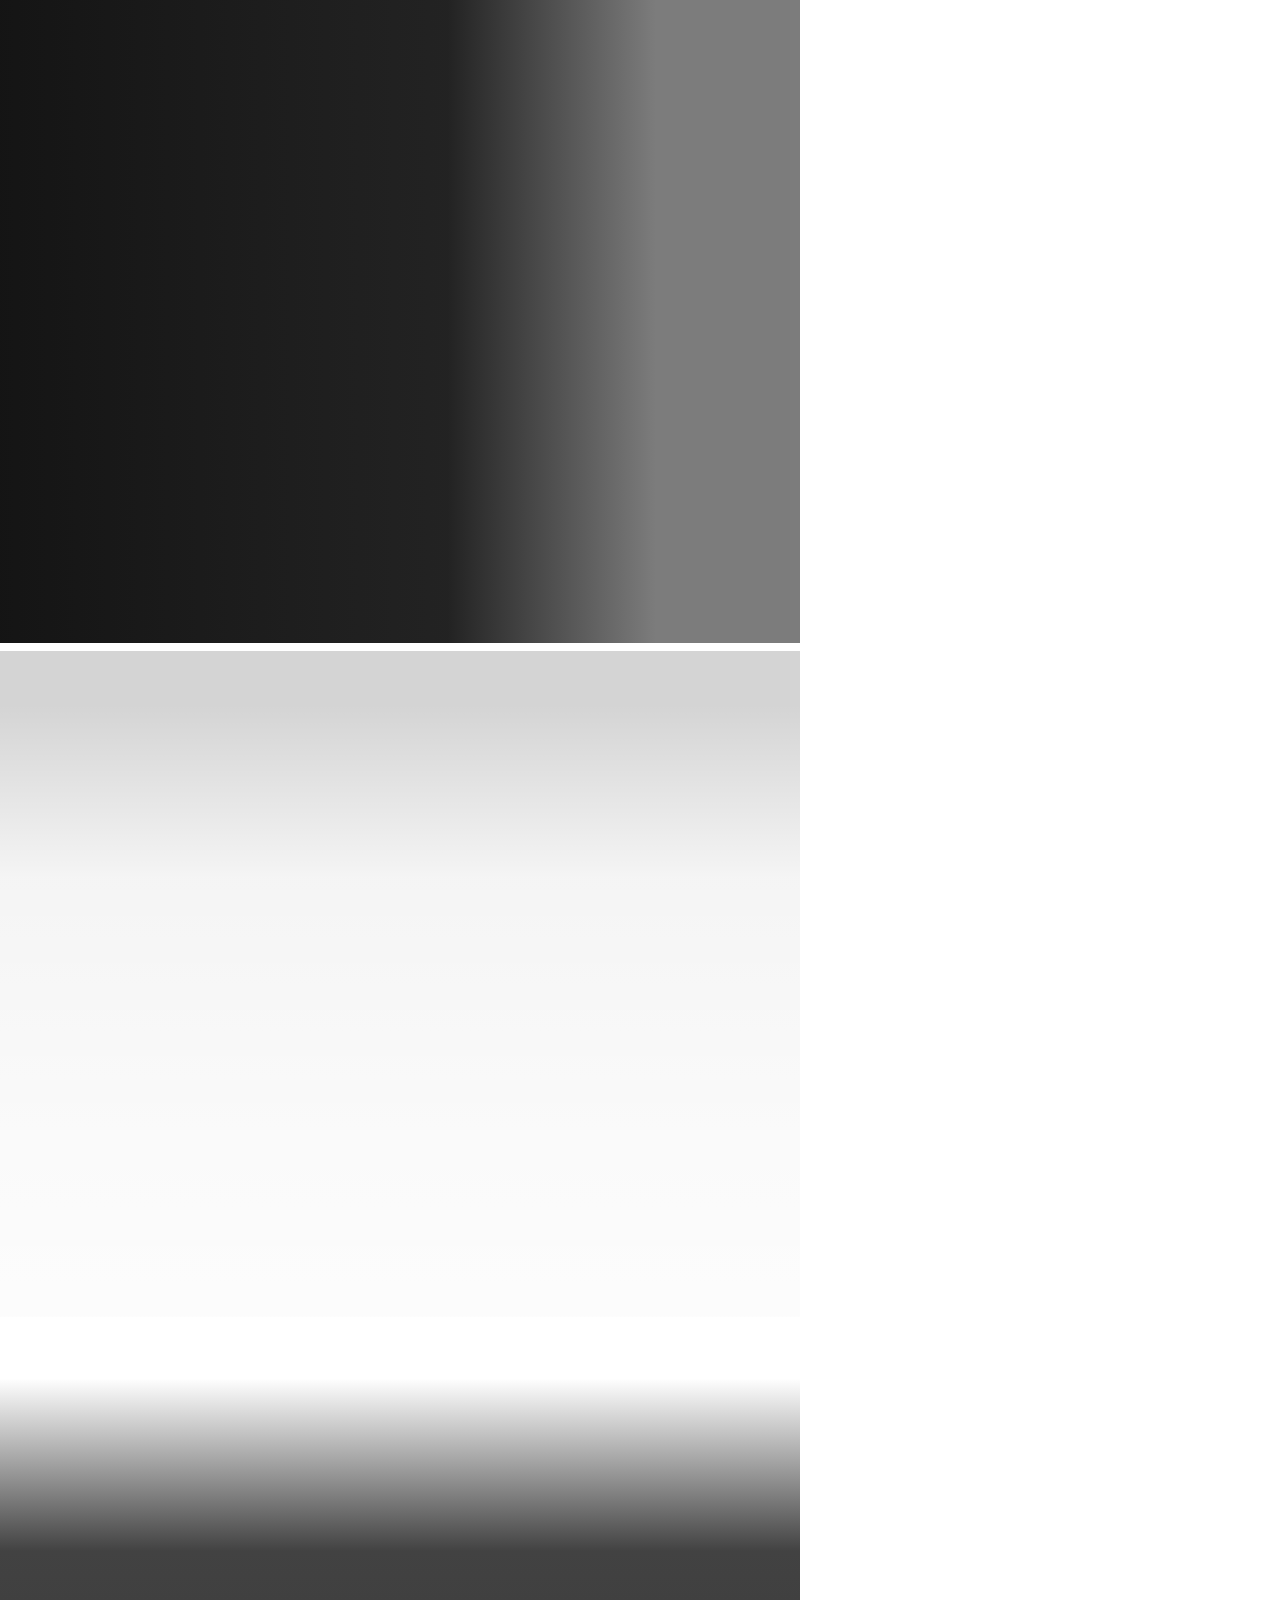
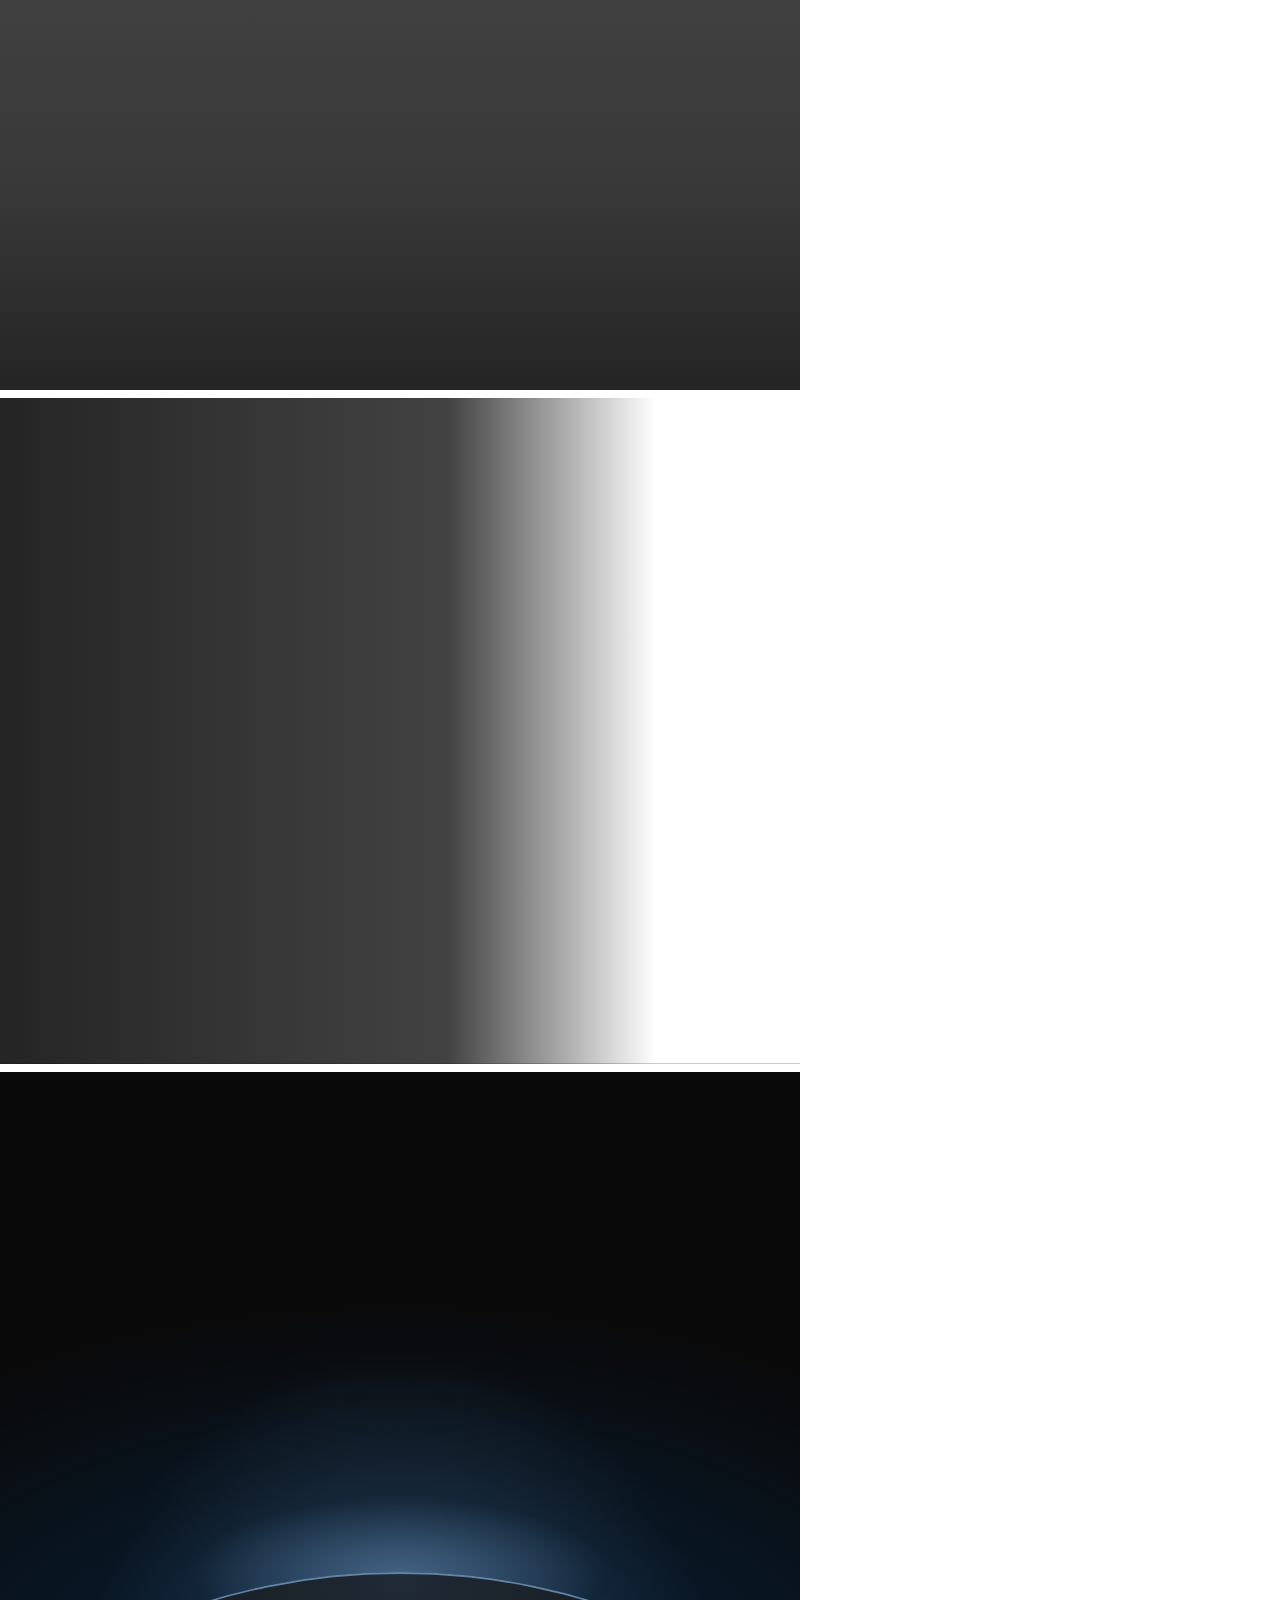
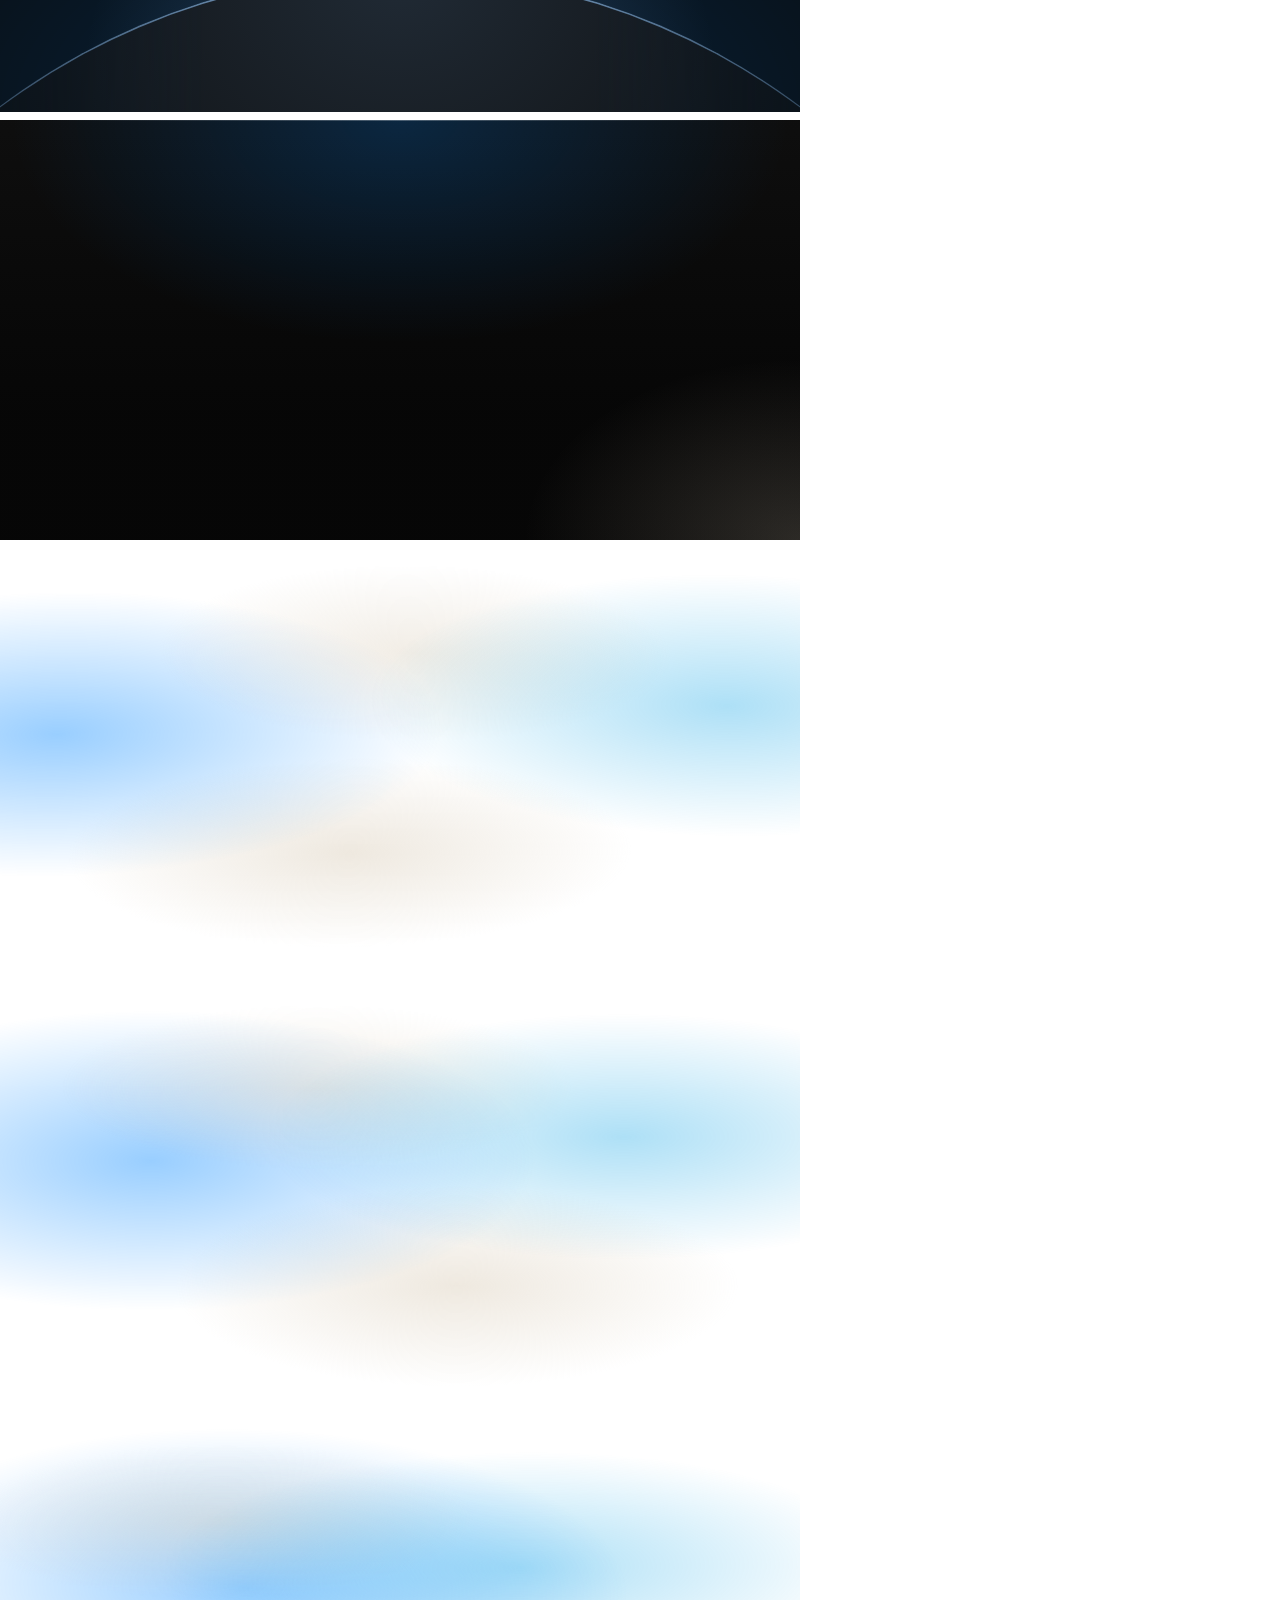
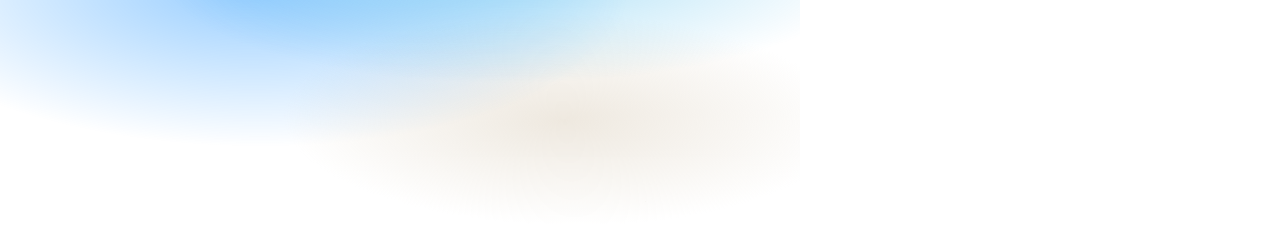
<file: assets/backgrounds/check.html>
<!doctype html>
<html lang="en" data-ground="sand">
<head>
<meta charset="utf-8">
<title>Backgrounds contrast check</title>
<!-- Every ground in a 800px box, for check.mjs: it sets a palette, screenshots the boxes and measures
     the ink and muted contrast on every pixel of each ground's text zone (index.json). The photograph
     grounds sit on a flat grey picture: #7c7c7c for the dark scrim, #d4d4d4 for the light one; and the worst case of the dark scrim: a white
     picture (white words on it). The light scrim is for pale photographs only. -->
<link rel="stylesheet" href="../system.css">
<link rel="stylesheet" href="backgrounds.css">
<style>body { margin: 0; width: 800px; } .box { width: 800px; margin: 0 0 8px; padding: 24px; font-size: 20px; } .pi, .pm { visibility: hidden; } .pi { color: var(--ink); } .pm { color: var(--muted); }  /* the liquid blobs held at the start, the middle and the end of their drift (the keyframes in backgrounds.css), so the text zone is measured where they stand under it */
  .at-start::before { animation: none; transform: translate3d(-7%, 0, 0) skewX(-7deg) scaleY(.94); } .at-start::after { animation: none; transform: translate3d(8%, 0, 0) skewX(6deg) scaleY(1.04); }
  .at-mid::before { animation: none; transform: translate3d(.5%, 0, 0) skewX(-.5deg) scaleY(.995); } .at-mid::after { animation: none; transform: translate3d(-.5%, 0, 0) scaleY(.98); }
  .at-end::before { animation: none; transform: translate3d(8%, 0, 0) skewX(6deg) scaleY(1.05); } .at-end::after { animation: none; transform: translate3d(-9%, 0, 0) skewX(-6deg) scaleY(.92); }
</style>
<script src="backgrounds.js" defer></script>
</head>
<body>
<div class="bg-mist box" data-g="mist" style="height:420px"><span class="pi">Ink</span> <span class="pm">Muted</span></div>
<div class="bg-halo box" data-g="halo" style="height:420px"><span class="pi">Ink</span> <span class="pm">Muted</span></div>
<div class="bg-grain box" data-g="grain" style="height:420px"><span class="pi">Ink</span> <span class="pm">Muted</span></div>
<div class="bg-paper box" data-g="paper" style="height:420px"><span class="pi">Ink</span> <span class="pm">Muted</span></div>
<div class="bg-dusk box" data-g="dusk" style="height:420px"><span class="pi">Ink</span> <span class="pm">Muted</span></div>
<div class="bg-topglow box" data-g="topglow" style="height:560px"><span class="pi">Ink</span> <span class="pm">Muted</span></div>
<div class="bg-ruled box" data-g="ruled" style="height:420px"><span class="pi">Ink</span> <span class="pm">Muted</span></div>
<div class="bg-dots box" data-g="dots" style="height:420px"><span class="pi">Ink</span> <span class="pm">Muted</span></div>
<div class="bg-arcs box" data-g="arcs" style="height:420px"><span class="pi">Ink</span> <span class="pm">Muted</span></div>
<div class="bg-band box" data-g="band" style="height:420px"><span class="pi">Ink</span> <span class="pm">Muted</span></div>
<div class="bg-field box" data-g="field" style="height:420px"><span class="pi">Ink</span> <span class="pm">Muted</span></div>
<div class="bg-band bg-tint box" data-g="band-tint" style="height:420px"><span class="pi">Ink</span> <span class="pm">Muted</span></div>
<div class="bg-field bg-tint box" data-g="field-tint" style="height:420px"><span class="pi">Ink</span> <span class="pm">Muted</span></div>
<div class="bg-photo box" data-g="photo" style="height:520px;--g-photo:linear-gradient(#7c7c7c,#7c7c7c)"><span class="pi">Ink</span> <span class="pm">Muted</span></div>
<div class="bg-photo bg-photo--left box" data-g="photo-left" style="height:520px;--g-photo:linear-gradient(#7c7c7c,#7c7c7c)"><span class="pi">Ink</span> <span class="pm">Muted</span></div>
<div class="bg-photo bg-photo--light box" data-g="photo-light" style="height:520px;--g-photo:linear-gradient(#d4d4d4,#d4d4d4)"><span class="pi">Ink</span> <span class="pm">Muted</span></div>
<div class="bg-photo box" data-g="photo-white" style="height:520px;--g-photo:linear-gradient(#fff,#fff)"><span class="pi">Ink</span> <span class="pm">Muted</span></div>
<div class="bg-photo bg-photo--left box" data-g="photo-left-white" style="height:520px;--g-photo:linear-gradient(#fff,#fff)"><span class="pi">Ink</span> <span class="pm">Muted</span></div>
<div class="bg-horizon box" data-g="horizon" style="height:640px"><span class="pi">Ink</span> <span class="pm">Muted</span></div>
<div class="bg-deep box" data-g="deep" style="height:420px"><span class="pi">Ink</span> <span class="pm">Muted</span></div>
<div class="bg-liquid box at-start" data-g="liquid" data-no-pause style="height:420px"><span class="pi">Ink</span> <span class="pm">Muted</span></div>
<div class="bg-liquid box at-mid" data-g="liquid-mid" data-no-pause style="height:420px"><span class="pi">Ink</span> <span class="pm">Muted</span></div>
<div class="bg-liquid box at-end" data-g="liquid-end" data-no-pause style="height:420px"><span class="pi">Ink</span> <span class="pm">Muted</span></div>

</body>
</html>
</file>
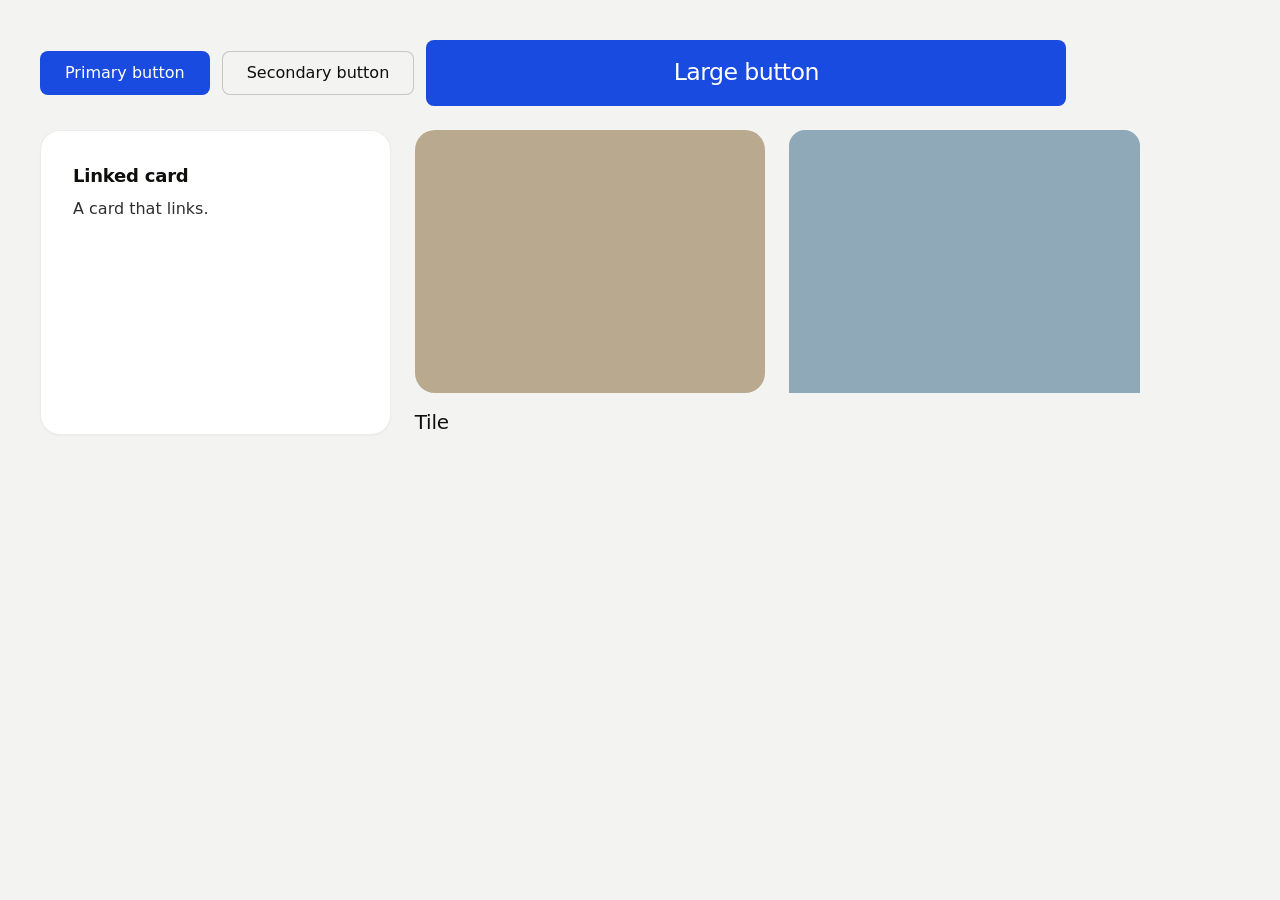
<file: assets/motion/_hover-test.html>
<!doctype html>
<html lang="en">
<head>
<meta charset="utf-8"><meta name="viewport" content="width=device-width, initial-scale=1">
<title>Hover test</title>
<link rel="stylesheet" href="../system.css">
<link rel="stylesheet" href="../ui/cards.css">
<link rel="stylesheet" href="motion.css">
<style>:root{--bg:#f3f3f1;--card:#fff;--ink:#0f0f0e;--muted:#686863;--accent:#e5531c}body{background:var(--bg);color:var(--ink);padding:40px}.row{display:grid;grid-template-columns:repeat(3,1fr);gap:24px;max-width:1100px}</style>
</head>
<body>
<main>
<div class="btn-row" style="margin-bottom:24px"><a class="btn btn--primary" href="#p">Primary button</a><a class="btn btn--secondary" href="#s">Secondary button</a><a class="btn btn--primary btn--xl" href="#x">Large button</a></div>
<div class="row">
  <a class="card" id="c1" href="#a"><h3>Linked card</h3><p>A card that links.</p></a>
  <a class="tile" id="t1" href="#b"><div class="tile__media"><img id="i1" alt="" src="data:image/svg+xml,%3Csvg xmlns='http://www.w3.org/2000/svg' width='400' height='300'%3E%3Crect width='400' height='300' fill='%23b9a98f'/%3E%3C/svg%3E"></div><div class="tile__head"><h3>Tile</h3></div></a>
  <div class="m-zoom" id="z1" style="border-radius:16px"><img id="i2" alt="" style="display:block;width:100%" src="data:image/svg+xml,%3Csvg xmlns='http://www.w3.org/2000/svg' width='400' height='300'%3E%3Crect width='400' height='300' fill='%238fa9b9'/%3E%3C/svg%3E"></div>
</div>
</main>
</body>
</html>
</file>
<file: assets/system.css>
/*
  taste-skill system.css - the one system for the page. Link it first, then assets/ui/cards.css (the
  feature card, its panel and the fragment placements), then set the palette (--p-*), the fonts and
  the radius set on :root in the page (node scripts/start.mjs prints that block).
  Do not add a second grid, spacing scale, type scale, radius scale, button or card style.
*/

/* ---------------------------------------------------------------- tokens */
:root {
  /* palette (hex only; fx.js reads --bg --surface --ink --muted --accent --accent-ink) */
  --p-bg: #ffffff;
  --p-surface: #f4f4f4;
  --p-ink: #111111;
  --p-muted: #6b6b6b;
  --p-accent: #1a4be0;
  --p-accent-ink: #ffffff;
  --p-action: #1a4be0;      /* buttons, links, focus: the accent, or the ink when the accent is too pale */
  --p-action-ink: #ffffff;
  --p-inv-bg: #111111;
  --p-inv-surface: #1c1c1c;
  --p-inv-ink: #f4f4f4;
  --p-inv-muted: #a3a3a3;
  --p-inv-accent: #ffffff;
  --p-inv-accent-ink: #111111;
  --p-inv-action: #ffffff;
  --p-inv-action-ink: #111111;
  /* the lit ground behind UI and in the closing band (references/cards.md), one per page, tech pages only
     (none on kind other, which is flat): <html data-ground="sand|sky|sage|painting">. system.js gives it to every ground
     that holds UI, on light and dark pages alike; --hue on one panel changes only its accent */
  --ground-bg: #d9ccb7; --ground-surface: #e9e0d2; --ground-ink: #2a2622; --ground-muted: #5a534a; --ground-accent: #a8794a;

  /* fonts */
  --font-display: system-ui, -apple-system, "Segoe UI", sans-serif;
  --font-text: system-ui, -apple-system, "Segoe UI", sans-serif;
  --font-mono: ui-monospace, "SFMono-Regular", Menlo, Consolas, monospace;
  --display-weight: 400;    /* headlines 400; 500 on a tech page (software, gaming, hardware) */
  --display-tracking: -0.025em;

  /* the page rhythm (references/layout-v4.md): one section per screen. The header is fixed and
     --nav tall; every section is padded --padt above and --padb (plus the phone action bar, --bar)
     below, and is exactly one or two screens tall (--h: 1 or 2; --hm on a phone). The hero's words
     start --hgap under the header and its content ends --hpadb above the fold. */
  --nav: 72px;
  --padt: 120px;
  --padb: 72px;
  --hgap: 48px;
  --hpadb: 64px;
  --bar: 0px;
  /* grid: one .wrap (alias .container) for the header, every section and the footer, the same
     --gut on both sides: 1280 wide at x 80-1360 at 1440, 342 at x 24-366 at 390 */
  --container: 1280px;
  --gut: 80px;
  --pad: var(--gut);
  --gutter: 24px;

  /* spacing: 4/8 scale */
  --s-1: 4px;  --s-2: 8px;  --s-3: 12px; --s-4: 16px; --s-5: 24px;
  --s-6: 32px; --s-7: 48px; --s-8: 64px; --s-9: 96px; --s-10: 128px;
  --section: 40px;      /* only a .section outside main (the kit's demo pages); every main > section and
                           footer.closing take --padt and --padb */
  --section-band: 56px; /* the same for an older footer outside footer.closing */
  --head-gap: 48px;     /* the one heading-to-content gap, 32 on a phone (layout.css reads it as --ly-head-gap) */
  --card-pad: 16px;     /* card padding (cards.css sets its own for cards with a panel) */
  --card-gap: 16px;     /* gap between cards */

  /* type scale (the only sizes on the page) */
  --t-label: 13px;
  --t-small: 14px;
  --t-body: 16px;
  --t-lead: 18px;
  --t-card: 18px;
  --t-h3: 24px;
  /* straight lines from the phone size at 390 to the desktop size at 1440 (system.md's table) */
  --t-h2: clamp(30px, 1.72vw + 23.3px, 48px);
  --t-h1: clamp(38px, 3.24vw + 25.4px, 72px);
  /* a big number stays a step under the h2 (VI-11): 38 at 1440, 28 at 390, so it never reads as a
     section heading; a stats row and a price set their own, smaller still */
  --t-stat: clamp(28px, .952vw + 24.29px, 38px);

  /* radius: one scale (soft by default; data-radius on <html> switches it) */
  --r-sm: 8px;  --r-md: 12px; --r-lg: 20px; --r-btn: 8px;

  /* controls (fixed here; a page never adds its own) */
  --btn-h: 44px;
  --btn-h-sm: 36px;
  --nav-h: var(--nav);  /* the older name, kept for the kit's files */
  --icon: 16px;         /* small icons: socials, menu chevrons, mono brand marks */

  /* motion: the one UI ease-out (motion.css --m-ease and ui/base.css --u-ease read it; references/motion.md) */
  --ease: cubic-bezier(.2, .8, .2, 1);
  --dur: 180ms;
}
html[data-radius="sharp"] { --r-sm: 4px; --r-md: 6px;  --r-lg: 8px;  --r-btn: 4px; }
html[data-radius="soft"]  { --r-sm: 8px; --r-md: 12px; --r-lg: 20px; --r-btn: 8px; }
html[data-radius="round"] { --r-sm: 10px; --r-md: 16px; --r-lg: 24px; --r-btn: 999px; }
/* the four lit grounds (references/cards.md); sand is the default above. painting goes with
   painterly-landscape (x.ai's daylight sky over olive hills) */
html[data-ground="sky"]      { --ground-bg: #c6d3df; --ground-surface: #d6e0e9; --ground-ink: #25303a; --ground-muted: #4d5964; --ground-accent: #3f6a92; }
html[data-ground="sage"]     { --ground-bg: #cdd6c6; --ground-surface: #dce3d6; --ground-ink: #262d24; --ground-muted: #535b51; --ground-accent: #6c8e63; }
html[data-ground="painting"] { --ground-bg: #79a8d6; --ground-surface: #a6c4e2; --ground-ink: #16212c; --ground-muted: #273949; --ground-accent: #9c9b3c; }
/* cards.css takes its card and panel radii from this scale */
html[data-radius] .card { --c-r: var(--r-lg); }
html[data-radius] .panel { --p-r: var(--r-md); }

/* a phone: the header 56, the sections padded 96 / 48, the hero's words 40 under the header and its
   content ending 24 above the fold, 24 at both sides, 12 between columns */
@media (max-width: 639px) {
  :root { --nav: 56px; --padt: 96px; --padb: 48px; --hgap: 40px; --hpadb: 24px; --gut: 24px; --gutter: 12px; --card-gap: 12px; --head-gap: 32px; }
}
@media (min-width: 640px) {
  :root { --gut: 48px; --section: 48px; --section-band: 72px; --card-pad: 24px; }
}
@media (min-width: 1024px) {
  :root { --gut: 80px; --section: 56px; --section-band: 96px; --card-gap: 24px;
          --t-lead: 20px; --t-card: 20px; --t-h3: 28px; }
  /* a place (and a local service): the 1200 column at x 120-1320 */
  html[data-type="place"] { --gut: 120px; --container: 1200px; }
}
/* a place (VI-06, ST-96, PH-23): its own smaller type (h1 48/53 and 32/37, h2 32/40 and 24/30, titles
   and the sub-line 20 and 18), the Recipe 3 hero's gap under its photograph (40, 24 on a phone),
   square photographs and cards and 2px buttons, whatever data-radius and data-buttons say */
:root[data-type="place"] {
  --hgap: 40px;
  --t-h1: clamp(32px, 1.524vw + 26.06px, 48px);
  --t-h2: clamp(24px, .762vw + 21px, 32px);
  --t-h3: clamp(20px, .381vw + 18.51px, 24px);
  --r-sm: 2px; --r-md: 0px; --r-lg: 0px; --r-btn: 2px;
}
:root[data-type="place"] :is(h1, .t-h1) { line-height: 1.104; }
:root[data-type="place"] :is(h2, .t-h2) { line-height: 1.25; }
@media (max-width: 639px) {
  :root[data-type="place"] { --hgap: 24px; }
  :root[data-type="place"] :is(h1, .t-h1) { line-height: 1.156; }
}

/* ---------------------------------------------------------------- grounds (at most three) */
:root, .ground-base {
  --bg: var(--p-bg); --surface: var(--p-surface); --ink: var(--p-ink); --muted: var(--p-muted);
  --accent: var(--p-accent); --accent-ink: var(--p-accent-ink); --card: var(--p-surface);
  --action: var(--p-action); --action-ink: var(--p-action-ink);
}
.ground-surface {
  --bg: var(--p-surface); --surface: var(--p-bg); --ink: var(--p-ink); --muted: var(--p-muted);
  --accent: var(--p-accent); --accent-ink: var(--p-accent-ink); --card: var(--p-bg);
  --action: var(--p-action); --action-ink: var(--p-action-ink);
}
.ground-inverse {
  --bg: var(--p-inv-bg); --surface: var(--p-inv-surface); --ink: var(--p-inv-ink); --muted: var(--p-inv-muted);
  --accent: var(--p-inv-accent); --accent-ink: var(--p-inv-accent-ink); --card: var(--p-inv-surface);
  --action: var(--p-inv-action); --action-ink: var(--p-inv-action-ink);
}
:root, .ground-base, .ground-surface, .ground-inverse {
  --line: color-mix(in oklab, var(--ink) 11%, transparent);
  --line-strong: color-mix(in oklab, var(--ink) 20%, transparent);
  /* effects (fx.js) and UI fragments (assets/ui) take the colours of the ground they sit on */
  --fx-bg: var(--bg); --fx-surface: var(--surface); --fx-ink: var(--ink); --fx-muted: var(--muted);
  --fx-accent: var(--accent); --fx-accent-ink: var(--accent-ink);
  --ui-font: var(--font-text); --ui-mono: var(--font-mono); --ui-radius: var(--r-md);
}
.ground-base, .ground-surface, .ground-inverse { background: var(--bg); color: var(--ink); }

/* ---------------------------------------------------------------- base */
*, *::before, *::after { box-sizing: border-box; }
/* an anchor lands on the section's top (the judge's frame): the fixed header covers --nav of its --padt */
html { -webkit-text-size-adjust: 100%; scroll-padding-top: 0; scroll-behavior: auto; margin: 0; }
body {
  margin: 0; background: var(--bg); color: var(--ink);
  font: 400 var(--t-body)/1.55 var(--font-text);
  -webkit-font-smoothing: antialiased; text-rendering: optimizeLegibility; overflow-x: clip;
}
img, svg, video, canvas { display: block; max-width: 100%; }
/* hidden means hidden, also on an img the line above makes a block (a menu tab's photograph, a peek photograph) */
[hidden] { display: none !important; }
img, video { height: auto; }
a { color: inherit; text-decoration: none; }
button { font: inherit; color: inherit; }
h1, h2, h3, h4, p, ul, ol, figure, blockquote { margin: 0; }
ul, ol { padding: 0; list-style: none; }
h1, h2, h3, h4 {
  font-family: var(--font-display); font-weight: var(--display-weight);
  letter-spacing: var(--display-tracking); text-wrap: balance; overflow-wrap: break-word;
  /* a long word (a German compound at 390) breaks at a syllable with a hyphen, in the language of <html lang>;
     only words of 10 letters or more, 4 at least on each side, so a short English heading never breaks */
  hyphens: auto; -webkit-hyphens: auto; hyphenate-limit-chars: 10 4 4;
}
h1, .t-h1 { font-size: var(--t-h1); line-height: 1.04; }
h2, .t-h2 { font-size: var(--t-h2); line-height: 1.1; }
h3, .t-h3 { font-size: var(--t-h3); line-height: 1.2; }
h4, .t-card { font-family: var(--font-text); font-weight: 500; font-size: var(--t-card); line-height: 1.3; letter-spacing: -0.01em; }
p { text-wrap: pretty; }
.t-lead  { font-size: var(--t-lead); line-height: 1.5; }
.t-body  { font-size: var(--t-body); line-height: 1.55; }
.t-small { font-size: var(--t-small); line-height: 1.5; }
.t-label { font-size: var(--t-label); font-weight: 500; line-height: 1.4; letter-spacing: 0.01em; }
.t-stat  { font-family: var(--font-display); font-weight: var(--display-weight); font-size: var(--t-stat);
           line-height: 1; letter-spacing: var(--display-tracking); font-variant-numeric: tabular-nums; }
.muted { color: var(--muted); }
.mono  { font-family: var(--font-mono); }
.measure { max-width: 62ch; }
:focus-visible { outline: 2px solid var(--action); outline-offset: 2px; border-radius: 2px; }
::selection { background: color-mix(in oklab, var(--accent) 30%, transparent); }

/* ---------------------------------------------------------------- grid */
.wrap, .container { width: min(100% - 2 * var(--gut), var(--container)); margin-inline: auto; padding-inline: 0; }
.grid { display: grid; grid-template-columns: repeat(12, minmax(0, 1fr)); column-gap: var(--gutter); row-gap: var(--card-gap); }
.grid > * { min-width: 0; grid-column: 1 / -1; }
.section { padding-block: var(--section); }

/* ---------------------------------------------------------------- one section per screen
   The page is a stack of screens. Framed at scrollY = k x the screen height, a shot shows exactly one
   section: the hero alone on the first screen, every other section (and footer.closing, the close and
   the footer in one) exactly one or two screens tall, its h2 first, --padt under its top. Heights
   and padding do it: no pinning, snapping or script.
     <section class="section" id=".." style="--h: 2">     (2 screens; --hm sets a phone's count alone)
       <div class="wrap"> the h2 first, then the content </div>     (the one in-flow child)
     </section>
   A layer (a full-bleed photograph or ground behind the words) is an <img class="layer" aria-hidden="true">
   beside the .wrap. Content must fit: one screen holds 708px of content at 1440x900 (900 - 120 - 72),
   two hold 1,608 (the second screen's part starts --padt under its top with .g2). From 640 to 1279 a
   section keeps at least its screens and grows past them rather than overlap the next. */
main > :is(section, .section), footer.closing {
  position: relative; box-sizing: border-box;
  height: calc(var(--h, 1) * 100vh); height: calc(var(--h, 1) * 100svh);
  padding: var(--padt) 0 calc(var(--padb) + var(--bar));
}
main > :is(section, .section) > :is(.wrap, .container), footer.closing > .wrap { position: relative; z-index: 1; height: 100%; }
main > :is(section, .section) > :is(.wrap, .container):not(.grid) { display: flex; flex-direction: column; }
/* a .wrap that is the section's grid too (class="wrap grid"): its rows start at the top */
main > :is(section, .section) > :is(.wrap, .container).grid { align-content: start; }
/* .fill: the block that takes what the screen leaves under the heading (a photograph, a frame) */
main > :is(section, .section) > .wrap > .fill { flex: 1 1 0; min-height: 0; }
/* two screens as two groups: row 1 the h2 and the first group, row 2 the rest (no second h2), starting
   --padt under the second screen's top, so the second shot looks like any other section */
main > :is(section, .section).g2, footer.closing.g2 { --h: 2; }
main > :is(section, .section).g2 > :is(.wrap, .container), footer.closing.g2 > .wrap { display: grid; grid-template-rows: minmax(0, 1fr) minmax(0, 1fr); row-gap: calc(var(--padt) + var(--padb) + var(--bar)); }
main > :is(section, .section).g2 > :is(.wrap, .container) > *, footer.closing.g2 > .wrap > * { min-height: 0; align-self: start; }
main > :is(section, .section).g2 > :is(.wrap, .container) > :is(.group, .fill) { align-self: stretch; }
/* a group: one screen's part of a .g2 section (its h2 and first rows, or the rest) */
.group { display: flex; flex-direction: column; min-height: 0; }
/* each screen's card row runs down to that screen's foot (the cards stretch, their panels grow), so
   the second screen of a .g2 is never a short row over an empty ground; both rows end on the same line */
@media (min-width: 1024px) {
  main > :is(section, .section).g2 > .wrap > .grid:last-child,
  main > :is(section, .section).g2 > .wrap > .group > .grid:last-child { align-self: stretch; flex: 1 1 auto; min-height: 0; }
}
.group > .fill { flex: 1 1 0; min-height: 0; }
@media (min-width: 640px) and (max-width: 1279px) {
  main > :is(section, .section):not(.hero, .section--hero), footer.closing {
    height: auto; min-height: calc(var(--h, 1) * 100vh); min-height: calc(var(--h, 1) * 100svh);
  }
  /* the section is a column and its .wrap takes all of it, so a .fill (a photograph, a frame) still
     grows to the section's foot (a min-height percentage would not resolve, leaving it at its least) */
  /* :where() keeps it at no weight, so a page's own phone- or tablet-only hiding (section.desk-only { display: none }) wins */
  :where(main > :is(section, .section):not(.hero, .section--hero), footer.closing) { display: flex; flex-direction: column; }
  main > :is(section, .section):not(.hero, .section--hero) > :is(.wrap, .container), footer.closing > .wrap { flex: 1 0 auto; height: auto; min-height: 0; }
}
/* a phone: lvh (the screen with its bars hidden) for every section but the hero; --hm when stacking
   makes the content taller than the desktop count */
@media (max-width: 639px) {
  /* at least its screens, never less: content a screen cannot hold makes the section taller (the rhythm
     check then asks for --hm: 2 or less content); a fixed height would lay its last rows over the next
     section, the fault the phone shots showed most (a list under the closing heading and its button) */
  main > :is(section, .section):not(.hero, .section--hero), footer.closing {
    height: auto; min-height: calc(var(--hm, var(--h, 1)) * 100vh); min-height: calc(var(--hm, var(--h, 1)) * 100lvh);
  }
  /* one grid row at least the screens tall that grows with the .wrap's content: the .wrap is stretched to
     it, so its .fill and its two groups still share a definite height */
  /* (at no weight, as on the tablet: a page's own section.desk-only { display: none } still hides it) */
  :where(main > :is(section, .section):not(.hero, .section--hero):has(> :is(.wrap, .container)), footer.closing) {
    display: grid; grid-template-columns: minmax(0, 1fr); grid-template-rows: 1fr; grid-auto-rows: auto;
  }
  main > :is(section, .section):not(.hero, .section--hero) > :is(.wrap, .container), footer.closing > .wrap { height: auto; }
  main > :is(section, .section).g2m, footer.closing.g2m { --hm: 2; }
  main > :is(section, .section).g2m > :is(.wrap, .container), footer.closing.g2m > .wrap { display: grid; grid-template-rows: minmax(0, 1fr) minmax(0, 1fr); row-gap: calc(var(--padt) + var(--padb) + var(--bar)); }
  /* stacked in one, the two groups keep the open cards' 32px, so the first group's last panel never meets
     the next card's title */
  main > :is(section, .section).g2:not(.g2m) > :is(.wrap, .container) { display: flex; row-gap: var(--s-6); }
  /* what the two screens leave goes around the second group, so it opens below the header, not on the fold */
  main > :is(section, .section).g2:not(.g2m) > :is(.wrap, .container) > :last-child { margin-block: auto; }
  main > :is(section, .section).g2:not(.g2m) > :is(.wrap, .container) > * { align-self: stretch; }
}
/* a layer: the photograph or ground of a whole section, under its words, edge to edge */
main > :is(section, .section) > :is(img, video, canvas, picture).layer,
footer.closing > :is(img, video, canvas, picture).layer {
  position: absolute; inset: 0; z-index: 0; width: 100%; height: 100%; max-width: none; object-fit: cover; object-position: var(--pos, 50% 50%);
}
main > :is(section, .section) > picture.layer > img { width: 100%; height: 100%; object-fit: cover; }

/* the hero: exactly the first screen, the fixed header over its top. Its words start --hgap under the
   header (--photo adds a full-bleed photograph's height above them on a place); its content ends
   --hpadb above the fold, and nothing of the next section shows, at 1440, 1024, 820 and 390.
     <section class="hero hero--<type>"><div class="wrap"><div class="hero-text"> .. </div>[one strip]</div></section>
   .hero-text holds the whole composition (the words, and the picture or window beside or under them);
   one docked strip (logos, three facts) may follow it, at most 96px, desktop only. */
main > :is(.hero, .section--hero) {
  height: 100vh; height: 100svh; min-height: 0;
  padding: calc(var(--nav) + var(--photo, 0px) + var(--hgap)) 0 calc(var(--hpadb) + var(--bar));
}
:is(.hero, .section--hero) > .wrap { height: 100%; display: grid; grid-template-rows: minmax(0, 1fr) auto; row-gap: var(--s-7); }
:is(.hero, .section--hero) > .wrap > .hero-text { min-height: 0; }
/* a phone: the hero is at least the first screen and grows when a short phone (320x640) cannot hold its
   words, buttons and picture, so nothing of it lies over the next section or under the header */
@media (max-width: 639px) {
  main > :is(.hero, .section--hero) { height: auto; min-height: 100vh; min-height: 100svh; }
  main > :is(.hero, .section--hero):has(> :is(.wrap, .container)) { display: grid; grid-template-columns: minmax(0, 1fr); grid-template-rows: 1fr; grid-auto-rows: auto; }
  main > :is(.hero, .section--hero) > :is(.wrap, .container) { height: auto; }
}
:is(.hero, .section--hero) > .wrap > .hero-strip { grid-row: 2; max-height: 96px; }
@media (max-width: 639px) { :is(.hero, .section--hero) > .wrap > .hero-strip { display: none; } }
.section--hero .section-head { max-width: 860px; }
/* the starter's own hero (hero-split): the words on span-5 top-aligned, the picture on span-6 start-7
   as tall as the hero's content box (at most 716 at 1440x900); a phone stacks words, then the picture
   in what is left */
.hero-text.hero-split { height: 100%; align-items: stretch; }
.hero-split > .hero-copy { align-self: start; }
.hero-split > .hero-visual { position: relative; min-height: 0; height: 100%; }
@media (max-width: 1023px) {
  .hero-text.hero-split { display: flex; flex-direction: column; gap: var(--s-6); }
  .hero-split > .hero-visual { flex: 1 1 0; min-height: 200px; height: auto; }
}
.hero-copy > * + * { margin-top: var(--s-5); }
/* the h1 first in the words' column: its capitals start on the picture's top line, not the line box's
   (the leading above the capitals would put the words about 12px under the photograph's top) */
.hero-copy > h1:first-child { text-box: trim-start cap alphabetic; }
.hero-copy > .btn-row { margin-top: var(--s-6); }
/* three short facts at the foot of the words' column, on the picture's bottom line (no dead space
   under the buttons): <dl class="hero-facts"><div><dt>..</dt><dd>..</dd></div> x3</dl> */
@media (min-width: 1024px) {
  .hero-split > .hero-copy { height: 100%; display: flex; flex-direction: column; }
  .hero-split > .hero-copy > .hero-facts { margin-top: auto; }
}
.hero-facts { display: grid; grid-template-columns: repeat(3, minmax(0, 1fr)); gap: var(--s-5) var(--gutter); margin: 0; }
.hero-facts > div { display: grid; gap: var(--s-1); align-content: start; }
.hero-facts dt { font-size: var(--t-small); color: var(--muted); }
.hero-facts dd { margin: 0; font-weight: 500; }
@media (max-width: 1023px) { .hero-facts { display: none; } }
/* a notice line above the h1 (changed hours, a delivery cut-off): one line with a number, static,
   starting on the left line like the h1 under it */
.hero-notice { font-size: var(--t-small); font-weight: 500; color: var(--ink); }
.hero-notice b, .hero-notice strong { font-weight: 500; color: var(--accent); }
.hero-copy > .hero-notice + h1 { margin-top: var(--s-5); }

/* a phone: open tiles from a row of three or four (rooms, goods, beans) go two-up, an odd last one
   across the row, so a row of three fits one 844px screen (stacked one under another they need two) */
@media (max-width: 639px) {
  .grid > .tile:is(.span-3, .span-4) { grid-column: auto / span 6; }
  .grid > .tile:is(.span-3, .span-4):nth-child(odd of .tile):nth-last-child(1 of .tile) { grid-column: 1 / -1; }
  .grid > .tile:is(.span-3, .span-4) .tile__head { flex-wrap: wrap; gap: 0 var(--s-2); }
}
/* a phone: open cards (words on the ground, the panel under them) stacked one under another keep 32px
   between a panel's foot and the next card's title, so a title never reads as the panel's caption */
@media (max-width: 639px) { .grid:has(> .card--open) { row-gap: var(--s-6); } }
/* a phone stacks a two-screen section's four open tiles into its two screens: their panels take 180px (a wide
   crop), so the h2 and the first two tiles of two lines each end on the first screen and the four inside both,
   not a third of a screen past. A page that sets its group's own --p-h (#features .panel) sets its phone value
   too, as the starter does */
@media (max-width: 639px) { main > :is(section, .section).g2 .card--open > .panel { --p-h: 180px; } }
/* spans: desktop >= 1024. Tablet 640-1023: text cards on span-3 and span-6 go two-up; cards with a
   panel (a visual needs the width; the one exception is a span-6 pair, below)
   and everything else (split text and visuals, span-4 cards, span-5/7/8 blocks) take the full row, so a split stacks and no row is left half empty. Phone < 640: one column. */
@media (min-width: 640px) and (max-width: 1023px) {
  .grid > .card.span-3:not(:has(> .panel)), .grid > .card.span-6:not(:has(> .panel)) { grid-column: auto / span 6; }
  /* the one exception with a panel: a 2x2 (or a pair) of span-6 cards stays two-up from 720px (a panel
     of about 310px and more, wide enough for a kit fragment), so four cards take one or two screens
     at 768-820 instead of a card per row (four stacked panels run past two screens). Split cards and
     every other span keep the full row. Under 720 a card per row. */
  @media (min-width: 720px) {
    .grid > .card.span-6:has(> .panel):not(.card--split) { grid-column: auto / span 6; }
    .grid > .card.span-6:has(> .panel):not(.card--split):nth-child(odd of .card.span-6):nth-last-child(1 of .card.span-6) { grid-column: 1 / -1; }
  }
  /* open tiles (rooms, models, people, a photo pair) go two-up; an odd last one takes the row */
  .grid > .tile:is(.span-3, .span-4, .span-6) { grid-column: auto / span 6; }
  .grid > .tile:is(.span-3, .span-4, .span-6):nth-child(odd of .tile):nth-last-child(1 of .tile) { grid-column: 1 / -1; }
}
@media (min-width: 1024px) {
  .span-2  { grid-column: auto / span 2; }
  .span-3  { grid-column: auto / span 3; }
  .span-4  { grid-column: auto / span 4; }
  .span-5  { grid-column: auto / span 5; }
  .span-6  { grid-column: auto / span 6; }
  .span-7  { grid-column: auto / span 7; }
  .span-8  { grid-column: auto / span 8; }
  .span-9  { grid-column: auto / span 9; }
  .span-10 { grid-column: auto / span 10; }
  .span-12 { grid-column: auto / span 12; }
  .start-1 { grid-column-start: 1; } .start-2 { grid-column-start: 2; } .start-3 { grid-column-start: 3; }
  .start-5 { grid-column-start: 5; } .start-6 { grid-column-start: 6; } .start-7 { grid-column-start: 7; }
  .start-4 { grid-column-start: 4; } .start-8 { grid-column-start: 8; } .start-9 { grid-column-start: 9; }
  .start-10 { grid-column-start: 10; }
  /* a split is top-aligned: the words' first line and the picture's top on one line (never centred
     against each other, never mirrored: text left, the visual right, on every split of the page) */
  .grid--middle, .grid--top { align-items: start; }
}
/* card rows: every card in a row the same height (a plain .grid stretches them) */
.grid:is(.grid--middle, .grid--top) > .card { align-self: stretch; }
/* 1024-1279: a span-4 card's panel would be about 220px wide, too narrow for real UI. Cards with a
   panel on span-4 go two-up, a span-8 one takes the row, and an odd last one takes the row too
   (steps, proof row: two, then one wide; bento: the wide card, then the four small ones two by two) */
@media (min-width: 1024px) and (max-width: 1279px) {
  .grid > .card.span-4:has(> .panel) { grid-column: auto / span 6; }
  .grid > .card.span-8:has(> .panel),
  .grid > .card.span-4:has(> .panel):nth-child(odd of .card.span-4):nth-last-child(1 of .card.span-4) { grid-column: 1 / -1; }
}

/* ---------------------------------------------------------------- section heading */
.section-head { max-width: 760px; margin-bottom: var(--head-gap); display: grid; gap: var(--s-4); }
/* every heading starts on the left line (a centred head among left ones reads as a mistake): the
   old centred head is left-aligned too */
.section-head--center { text-align: left; justify-items: start; }
/* a head row: the h2 (and its line) left, one link or the section's button at the right line */
.section-head--split { max-width: none; display: flex; align-items: end; justify-content: space-between; gap: var(--s-5); flex-wrap: wrap; }
.section-head--split > div { display: grid; gap: var(--s-4); max-width: 760px; }
.section-head p { color: var(--ink); font-size: var(--t-lead); line-height: 1.5; max-width: 60ch; }
.section-head--row { max-width: none; display: flex; align-items: end; justify-content: space-between; gap: var(--s-5); flex-wrap: wrap; }
.section-head--row > div { display: grid; gap: var(--s-4); max-width: 760px; }
/* the hero row (hero-product, hero-cycle): the h1 and its line left, the buttons right, across 1280 */
.section--hero .section-head--row { max-width: none; }

/* ---------------------------------------------------------------- buttons (one pair, a dealt look)
   One pair a page, .btn--primary and .btn--secondary, in the look dealt with the page (sections.md)
   and set once on <html data-buttons>; the markup never changes:
     solid  filled primary, outlined secondary, the radius scale (Figma; the default)
     pill   pills, a chevron after the primary's label, a tinted secondary (x.ai)
     tonal  the radius scale, a tinted secondary with no outline (Linear, Vercel)
     arrow  an arrow after the primary's label; the secondary is a text link with an arrow (Stripe)
     block  near-square corners, 48px tall; the secondary is an underlined text link (shops, hotels) */
.btn {
  display: inline-flex; align-items: center; justify-content: center; gap: var(--s-2);
  height: var(--btn-h); padding: 0 var(--s-5); border-radius: var(--r-btn); border: 1px solid transparent;
  font: 500 var(--t-body)/1 var(--font-text); letter-spacing: 0; white-space: nowrap; cursor: pointer;
  transition: background-color var(--dur) var(--ease), color var(--dur) var(--ease), border-color var(--dur) var(--ease), text-decoration-color var(--dur) var(--ease);
}
.btn--primary { background: var(--action); color: var(--action-ink); }
.btn--primary:hover { background: color-mix(in oklab, var(--action) 86%, var(--ink)); }
/* an inverted primary (the action is the ground's ink: a brand band, a lit ground): its hover steps toward the ground, as the filled one steps toward the ink */
.ground-brand .btn--primary:hover { background: color-mix(in oklab, var(--action) 88%, var(--bg)); }
/* the ground's own colour with a clear border: never grey on grey, readable on an effect too */
.btn--secondary { background: var(--bg); color: var(--ink); border-color: var(--line-strong); }
.btn--secondary:hover { background: color-mix(in oklab, var(--bg) 94%, var(--ink)); border-color: color-mix(in oklab, var(--ink) 35%, transparent); }
.btn--sm { height: var(--btn-h-sm); padding: 0 var(--s-4); font-size: var(--t-small); }
html[data-buttons="pill"] { --r-btn: 999px; }
html[data-buttons="block"] { --r-btn: 2px; --btn-h: 48px; }
html:is([data-buttons="pill"], [data-buttons="tonal"]) .btn--secondary { background: color-mix(in oklab, var(--ink) 8%, var(--bg)); border-color: transparent; }
html:is([data-buttons="pill"], [data-buttons="tonal"]) .btn--secondary:hover { background: color-mix(in oklab, var(--ink) 14%, var(--bg)); border-color: transparent; }
/* arrow and block: the secondary is a text link at the button's height (no box: one button look) */
html:is([data-buttons="arrow"], [data-buttons="block"]) .btn--secondary {
  background: none; border-color: transparent; padding-inline: var(--s-2);
  text-decoration: underline; text-underline-offset: 4px; text-decoration-color: var(--line-strong);   /* the .link look */
}
html:is([data-buttons="arrow"], [data-buttons="block"]) .btn--secondary:hover { background: none; border-color: transparent; text-decoration-color: currentColor; }
/* the glyph after a label: a chevron (pill) or an arrow (arrow), drawn so every font shows the same */
html[data-buttons="pill"] .btn--primary::after,
html[data-buttons="arrow"] :is(.btn--primary, .btn--secondary)::after {
  content: ""; flex: none; width: 12px; height: 12px; margin-right: -2px; background: currentColor;
  -webkit-mask: var(--btn-glyph) center / contain no-repeat; mask: var(--btn-glyph) center / contain no-repeat;
  transition: transform var(--dur) var(--ease);
}
html[data-buttons="pill"] { --btn-glyph: url("data:image/svg+xml,%3Csvg xmlns='http://www.w3.org/2000/svg' viewBox='0 0 12 12'%3E%3Cpath d='M4.5 2.5 8 6l-3.5 3.5' fill='none' stroke='black' stroke-width='1.6' stroke-linecap='round' stroke-linejoin='round'/%3E%3C/svg%3E"); }
html[data-buttons="arrow"] { --btn-glyph: url("data:image/svg+xml,%3Csvg xmlns='http://www.w3.org/2000/svg' viewBox='0 0 12 12'%3E%3Cpath d='M1.5 6h8.5M6.5 2.5 10 6l-3.5 3.5' fill='none' stroke='black' stroke-width='1.5' stroke-linecap='round' stroke-linejoin='round'/%3E%3C/svg%3E"); }
@media (hover: hover) and (pointer: fine) { html:is([data-buttons="pill"], [data-buttons="arrow"]) .btn:hover::after { transform: translateX(3px); } }
.btn:active { transform: translateY(1px) scale(.985); }
.btn--arrow::after { content: "\2192"; transition: transform var(--dur) var(--ease); }
@media (hover: hover) and (pointer: fine) { .btn--arrow:hover::after { transform: translateX(3px); } }
/* the drawn arrow (assets/motion: its stem grows and its head moves 3px on hover), the last child of
   a primary button, a pill or a link: <svg class="m-arrow" viewBox="0 0 12 12" aria-hidden="true">
   <path class="m-arrow__stem" d="M1 6h8"/><path class="m-arrow__head" d="M4.5 2.5 8 6l-3.5 3.5"/></svg>.
   It replaces the dealt glyph, so a button never shows two */
.m-arrow { flex: none; width: 12px; height: 12px; margin-right: -2px; overflow: visible;
           fill: none; stroke: currentColor; stroke-width: 1.6; stroke-linecap: round; stroke-linejoin: round; }
.btn--xl .m-arrow { width: 0.62em; height: 0.62em; stroke-width: 1.4; }
:is(.btn, .link, .pill):has(> .m-arrow)::after { content: none; display: none; }
.btn-row { display: flex; flex-wrap: wrap; gap: var(--s-3); align-items: center; }
.section-head--center .btn-row { justify-content: center; }
/* on the phone every button row stacks full width */
@media (max-width: 639px) {
  .btn-row { flex-direction: column; align-items: stretch; width: 100%; justify-self: stretch; }
  /* full width, the second action is a text link at the button's height under the filled one (an
     outline across the whole screen reads as a rule, a pale fill as a switched-off button) */
  .btn-row > .btn--secondary { background: none; border-color: transparent; text-decoration: underline; text-underline-offset: 4px; text-decoration-color: var(--line-strong); }
  .section-head--split > .btn { width: 100%; }
}
.link { display: inline-flex; align-items: center; gap: var(--s-2); font-weight: 500; color: var(--ink);
        text-decoration: underline; text-decoration-color: var(--line-strong); text-underline-offset: 4px;
        transition: text-decoration-color var(--dur) var(--ease); }
.link:hover { text-decoration-color: currentColor; }
.link::after { content: "\2192"; display: inline-block; text-decoration: none; transition: transform var(--dur) var(--ease); }
@media (hover: hover) and (pointer: fine) { .link:hover::after { transform: translateX(3px); } }
.pill { display: inline-flex; align-items: center; gap: var(--s-2); height: 32px; padding: 0 var(--s-3);
        border-radius: 999px; border: 1px solid var(--line); background: var(--card);
        font-size: var(--t-label); color: var(--ink); }
.pill .muted { color: var(--muted); }

/* ---------------------------------------------------------------- card (one style) */
.card {
  display: flex; flex-direction: column; gap: var(--s-2); min-width: 0;
  background: var(--card); border: 1px solid var(--line); border-radius: var(--r-lg); padding: var(--card-pad);
}
/* small titles in the text face: a display face at 20px (a condensed or hairline serif) reads smaller than the body */
.card > h3, .card > h4, .card--plan h3 { font-family: var(--font-text); font-weight: 500; font-size: var(--t-card); line-height: 1.3; letter-spacing: -0.01em; }
/* the type floor (system.md): text people read is 16px or more in ink; cards.css sets it for its
   card text, this for a plain card's lines */
.card > p { color: var(--ink); font-size: var(--t-body); max-width: 52ch; }
/* at most two boxes one inside the other (sections.md): a card whose panel holds UI drops its own
   box, so its title and lines sit on the page ground over the panel (Figma's tiles), or runs the
   panel flush to its sides and bottom (cards.css .panel--flush) */
.card.card--open { --c-pad: 0px; background: none; border: 0; box-shadow: none; padding: 0; overflow: visible; }
.card.card--open > .panel { margin: var(--s-5) 0 0; border-radius: var(--r-lg); }
.card.card--open > .panel--top { margin: 0 0 var(--s-5); }
.card--plan.is-featured { border-color: var(--action); box-shadow: inset 0 0 0 1px var(--action); }
/* cards.css (linked after this file) sets .card { gap: 0 } for feature cards; a plan keeps its 16px rows */
.card.card--plan { gap: var(--s-4); }

/* ---------------------------------------------------------------- visuals: panels and frames
   A card's .panel (the inset visual), .stage and the placements (.at-corner, .at-rise, .at-over,
   .at-right, .at-center, .stage--fade-*) come from assets/ui/cards.css (references/cards.md).
   This file adds the frames (hero, split, square, closing band) and lets a .stage work inside them.
   The grounds' colours: system.js lights every ground that holds UI (see there). */
:not(.card) > .panel { border-radius: var(--p-r, var(--r-md)); }   /* a panel on its own: four round corners */
.menu-card .panel { --p-h: 160px; }
.frame {
  position: relative; isolation: isolate; overflow: clip; display: flex; align-items: center; justify-content: center;
  background: var(--surface); border-radius: var(--r-lg); border: 1px solid var(--line);
  padding: clamp(var(--s-4), 4vw, var(--s-7));
}
/* a zero-width spacer keeps --ratio (height / width) as the frame's minimum height */
.frame::before { content: ""; flex: none; width: 0; padding-top: var(--ratio, 0px); }
/* an object or scene (assets/objects) and a photograph (.frame__img) fill the frame themselves */
.frame > :not(canvas, .stage, .loop-pause, .frame__fx, .frame__img, [data-print], [data-scene], .print3d) { position: relative; max-width: 100%; min-width: 0; }
/* a photograph is a plain rectangle in its frame: no border, no print, no filter */
.frame--photo { padding: 0; border: 0; }
/* .frame--fill: as tall as its row (a split's picture beside the words, down to the section's foot);
   stacked on a tablet or a phone it takes what the screen leaves, at least 200px */
.frame--fill { height: 100%; }
@media (max-width: 1023px) {
  .grid.fill:has(> .frame--fill) { display: flex; flex-direction: column; gap: var(--s-6); }
  .grid.fill > .frame--fill { flex: 1 1 0; height: auto; min-height: 200px; }
}
/* a split's words as a column: the last block (stats, a link) on the picture's bottom line */
.split-col { display: flex; flex-direction: column; gap: var(--s-5); }
@media (min-width: 1024px) { .split-col { height: 100%; } .split-col > .split-col__end { margin-top: auto; } }
:is(.frame, .panel) > .frame__img { position: absolute; inset: 0; z-index: 0; width: 100%; height: 100%; max-width: none; object-fit: cover; }
.frame--portrait { --ratio: 125%; }
/* the product stage (hero-product): wide, the product whole on it; a phone gets a tall stage */
.frame--stage { --ratio: 50%; }
@media (max-width: 639px) { .frame--stage, .frame--portrait { --ratio: 120%; } }
.frame--hero { padding: clamp(24px, 5vw, 64px); }
.frame--split { --ratio: 80%; }
.frame--square { --ratio: 100%; }
/* the closing band: the hero's echo, lit with the page's ground (sand, sky, sage or painting) on light
   and dark pages alike, so its text and buttons take that ground's ink. Its effect sits on a layer of
   its own, <div class="frame__fx" data-fx="..">, held still and calm where the text sits (system.js) */
.frame--cta { min-height: 420px; }
/* .frame--lit: the same for an object's frame that holds a few words in its clear half (the
   product statement's facts in a .frame__text, lower left; the object stands right of centre) */
.frame--cta, .frame--lit {
  border-color: transparent; background: var(--ground-bg); color: var(--ground-ink);
  --bg: var(--ground-surface); --surface: var(--ground-surface); --ink: var(--ground-ink); --muted: var(--ground-muted);
  --action: var(--ground-ink); --action-ink: var(--ground-surface);
  --line: color-mix(in oklab, var(--ground-ink) 12%, transparent); --line-strong: color-mix(in oklab, var(--ground-ink) 24%, transparent);
}
.frame > .frame__fx { position: absolute; inset: 0; z-index: 0; }
/* on a light page the buttons on a lit ground keep the page's own action colour: one action, one look
   (a dark page keeps the lit ground's ink, which reads on the bright ground) */
html:not([data-tone="dark"]) :is(.frame--cta, .frame--lit, .footer--statement) { --action: var(--p-action); --action-ink: var(--p-action-ink); }
/* a card on a photograph (a booking form over the room): the card holds the page's colours */
.frame--photo:has(> .card) { padding: clamp(var(--s-5), 5vw, var(--s-8)) clamp(var(--s-4), 4vw, var(--s-7)); }
.frame--photo > .card { position: relative; z-index: 1; width: min(100%, 480px); }   /* flat: no shadow at rest (ST-97) */
.frame--cta > .frame__fx { opacity: .85; }
.frame--lit > .frame__text { z-index: 2; align-self: flex-end; margin-right: auto; width: min(100%, 360px); display: grid; gap: var(--s-5); }
/* 2:1 on a desktop; a phone gets 2:3, the words at the top and the object smaller and low under
   them (its hero preset), so the facts never touch the object */
.frame--lit { --ratio: 50%; }
@media (max-width: 639px) { .frame--lit { --ratio: 150%; } .frame--lit > .frame__text { align-self: flex-start; } }
@media (max-width: 639px) { .frame--split { --ratio: 100%; } }
/* A hero, wide or split frame (x.ai's hero window): --w on the rising fragment's slot (its true width)
   centres it while it fits; anchored 24px in and cut by the right edge once the frame is narrower.
   --pair on the .stage (the main fragment's width plus the part of the second that sticks out)
   centres the pair; below 1024 the main one alone. In a card's panel cards.css places it (.at-corner,
   .at-rise, .at-right; a centred .at-rise.fit narrows with the panel), as its recipe says. */
.frame > .stage > .at-rise { --ax: max(24px, calc(50% - var(--w, 64%) / 2)); }
.frame--hero > .stage > .at-rise { --ax: max(24px, calc(50% - var(--pair, var(--w, 64%)) / 2)); }
.frame--hero > .stage > .at-over { --bx: max(24px, calc(50% - var(--pair, 800px) / 2)); }
@media (max-width: 1023px) { .frame--hero > .stage > .at-rise { --ax: max(24px, calc(50% - var(--w, 64%) / 2)); } }
/* a frame holding a cards.css .stage: the stage fills it and places the fragments (references/cards.md);
   the hero and wide frames are 16:7 and square on a phone; below 1024 only the main fragment shows */
.frame:has(> .stage) { padding: 0; }
.frame--hero:has(> .stage) { aspect-ratio: 16 / 7; }
@media (max-width: 1023px) {
  .frame--hero:has(> .stage) { aspect-ratio: 3 / 2; }   /* a tablet: room for the main fragment's rows */
}
/* a tablet held upright (820x1180): a taller frame, so the hero fills the screen without a gap */
@media (min-width: 640px) and (max-width: 1023px) and (orientation: portrait) {
  .frame--hero:has(> .stage) { aspect-ratio: 4 / 3; }
}
@media (max-width: 1023px) {
  .frame--hero > .stage > :is(.at-over, .at-over-l) { display: none; }
}
/* a split frame is about 440-560px wide from 1024 to 1279: the main piece alone there */
@media (min-width: 1024px) and (max-width: 1279px) {
  .frame--split > .stage > :is(.at-over, .at-over-l) { display: none; }
}
@media (max-width: 639px) {
  .frame--hero:has(> .stage) { aspect-ratio: 1; }
  .frame > .stage > :is(.at-over, .at-over-l) { display: none; }
  /* phone: cards.css sets a fragment 16px in on both sides, and system.js holds every loop on its
     finished picture, so no pause button lands on the UI */
}
/* a small object on a focal tile (.at-center): its true width (--w, 288px for the slider), narrowed
   on a small panel so 24px of ground always shows on both sides (a span-4 panel is 304px at 1280) */
.stage > .at-center { width: calc(100% - 48px); max-width: var(--w, 288px); }
.stage > .at-center > :is([data-ui], .ui) { width: 100%; max-width: none; }
/* .to-edge stretches a fragment's surface past the bottom (cards.css); doc's surface is its page */
.stage > .to-edge > .ui-doc > .ui-doc__page { min-height: 100%; }
/* .hero-stage: whole fragments side by side in a frame, never overlapping or cut (a row of app
   screens); the first is the main one, and the ones that no longer fit drop out from the end */
.hero-stage { container: hero-stage / inline-size; width: 100%; }
.hero-stage__row { display: flex; align-items: center; justify-content: center; gap: var(--s-5); }
.hero-stage__row > * { flex: none; max-width: 100%; }
@container hero-stage (max-width: 1060px) { .hero-stage__row > :nth-child(n + 3) { display: none; } }
@container hero-stage (max-width: 740px)  { .hero-stage__row > :nth-child(n + 2) { display: none; } }
/* the pause button on every visual that moves by itself for more than 5 s (WCAG 2.2.2): ui.js adds it
   to a loop when it starts to move, system.js to the hero's ground. Write a button.loop-pause into
   the frame only for a loop of your own (hero-cycle). The same solid 32px disc in the page colours as
   assets/ui/base.css's, 12px in from the bottom-right corner, with a 44px hit area. */
.loop-pause {
  position: absolute; right: 12px; bottom: 12px; z-index: 6; display: grid; place-items: center;
  width: 32px; height: 32px; margin: 0; padding: 0; border-radius: 50%; cursor: pointer;
  border: 1px solid color-mix(in oklab, var(--ink) 16%, transparent); background: var(--bg); color: var(--ink);
  box-shadow: 0 1px 2px rgb(0 0 0 / .12), 0 4px 12px -4px rgb(0 0 0 / .28);
}
.loop-pause::before { content: ""; position: absolute; inset: -6px; border-radius: 50%; }
.loop-pause svg { width: 14px; height: 14px; fill: currentColor; }
@media (prefers-reduced-motion: reduce) { .loop-pause { display: none; } }

/* ---------------------------------------------------------------- navigation */
/* The header: fixed, opaque, one hairline under it, the same at every depth (no blur, no shadow, no
   floating pill, never hidden on scroll). Its .wrap is the page's, so the logo starts on the left line
   and the main button ends on the right one. Plain words, 15px, sentence case; one filled button. */
.nav {
  position: fixed; inset: 0 0 auto 0; z-index: 50; height: var(--nav);
  background: var(--bg); color: var(--ink); border-bottom: 1px solid var(--line);
}
.nav__bar { height: 100%; display: flex; align-items: center; gap: var(--s-8); }
/* a text logo: the display face at 500, 22px (the client's SVG logo replaces it when there is one) */
.nav__logo { display: inline-flex; align-items: center; gap: var(--s-2); font: 500 22px/1 var(--font-display); letter-spacing: -0.02em; flex: none; }
@media (max-width: 639px) { .nav__logo { font-size: 20px; } }
.nav__logo svg, .nav__logo img { height: 24px; width: auto; }
/* the brand's mark beside its name, in the accent (the client's logo replaces both). Dealt shapes:
   <span class="mark" data-mark="dots|arc|ring|petal|leaf|stack" aria-hidden="true"></span> */
.mark { display: inline-block; flex: none; width: 22px; height: 22px; background: var(--accent);
        -webkit-mask: var(--mark) center / contain no-repeat; mask: var(--mark) center / contain no-repeat; }
.mark[data-mark="dots"]  { --mark: url("data:image/svg+xml,%3Csvg xmlns='http://www.w3.org/2000/svg' viewBox='0 0 24 24'%3E%3Ccircle cx='6.5' cy='6.5' r='4.5'/%3E%3Ccircle cx='17.5' cy='6.5' r='4.5'/%3E%3Ccircle cx='6.5' cy='17.5' r='4.5'/%3E%3Crect x='13' y='13' width='9' height='9' rx='1.5'/%3E%3C/svg%3E"); }
.mark[data-mark="arc"]   { --mark: url("data:image/svg+xml,%3Csvg xmlns='http://www.w3.org/2000/svg' viewBox='0 0 24 24'%3E%3Cpath d='M2.5 21.5V12a9.5 9.5 0 0 1 19 0v9.5h-6V12a3.5 3.5 0 0 0-7 0v9.5z'/%3E%3C/svg%3E"); }
.mark[data-mark="ring"]  { --mark: url("data:image/svg+xml,%3Csvg xmlns='http://www.w3.org/2000/svg' viewBox='0 0 24 24'%3E%3Cpath fill-rule='evenodd' d='M12 2a10 10 0 1 1 0 20 10 10 0 0 1 0-20zm0 5.5a4.5 4.5 0 1 0 0 9 4.5 4.5 0 0 0 0-9z'/%3E%3C/svg%3E"); }
.mark[data-mark="petal"] { --mark: url("data:image/svg+xml,%3Csvg xmlns='http://www.w3.org/2000/svg' viewBox='0 0 24 24'%3E%3Ccircle cx='12' cy='6.6' r='5'/%3E%3Ccircle cx='17.4' cy='12' r='5'/%3E%3Ccircle cx='12' cy='17.4' r='5'/%3E%3Ccircle cx='6.6' cy='12' r='5'/%3E%3Ccircle cx='12' cy='12' r='4'/%3E%3C/svg%3E"); }
.mark[data-mark="leaf"]  { --mark: url("data:image/svg+xml,%3Csvg xmlns='http://www.w3.org/2000/svg' viewBox='0 0 24 24'%3E%3Cpath d='M3 21C3 10 10 3 21 3c0 11-7 18-18 18z'/%3E%3C/svg%3E"); }
.mark[data-mark="stack"] { --mark: url("data:image/svg+xml,%3Csvg xmlns='http://www.w3.org/2000/svg' viewBox='0 0 24 24'%3E%3Crect x='2' y='2.5' width='20' height='5.5' rx='2.75'/%3E%3Crect x='2' y='9.25' width='14' height='5.5' rx='2.75'/%3E%3Crect x='2' y='16' width='8' height='5.5' rx='2.75'/%3E%3C/svg%3E"); }
/* initial: the name's first letter on a small accent tile (<span class="mark mark--initial" aria-hidden="true">K</span>);
   wordmark: no mark, the name alone */
.mark.mark--initial { -webkit-mask: none; mask: none; display: inline-grid; place-items: center; border-radius: calc(var(--r-sm) * 0.75);
  color: var(--accent-ink); font: var(--display-weight, 400) 13px/1 var(--font-display); letter-spacing: 0; }
.footer__mark .mark, .footer .nav__logo .mark { width: 0.8em; height: 0.8em; margin-right: 0.18em; vertical-align: -0.04em; }
.footer__mark .mark--initial, .footer .nav__logo .mark--initial { width: 1em; height: 1em; font-size: 0.6em; }
.nav--split .nav__logo .mark--initial { width: 26px; height: 26px; font-size: 15px; }
.nav__links { display: flex; align-self: stretch; gap: var(--s-1); flex: 1; min-width: 0; }
.nav__item { display: flex; align-items: center; height: 100%; }
.nav__link {
  position: relative; display: inline-flex; align-items: center; gap: var(--s-1); height: 36px; padding: 0 var(--s-3); border-radius: var(--r-sm);
  font-size: 15px; font-weight: 500; color: var(--ink); white-space: nowrap; transition: background-color var(--dur) var(--ease), color var(--dur) var(--ease);
}
/* a small laptop (1024-1279): the words sit closer, so a bar of four words never wraps or reaches the logo */
@media (min-width: 1024px) and (max-width: 1279px) {
  .nav__bar { gap: var(--s-6); }
  .nav__link { padding: 0 var(--s-2); }
  .nav__link::before, .nav__link[aria-current="page"]::after { left: var(--s-2); right: var(--s-2); }
  .nav__links { gap: 0; }
}
/* the words take no pill or fill (ST-08, ST-11): a 2px line draws under the word from the left on hover and focus and leaves to the right */
.nav__link::before { content: ""; position: absolute; left: var(--s-3); right: var(--s-3); bottom: -2px; height: 2px; border-radius: 2px; background: currentColor;
  transform: scaleX(0); transform-origin: right; transition: transform var(--dur) var(--ease); pointer-events: none; }
.nav__link:hover::before, .nav__link:focus-visible::before, .nav__item:hover > .nav__link::before, .nav__item:focus-within > .nav__link::before { transform: scaleX(1); transform-origin: left; }
.nav__actions > .nav__link::before { left: var(--s-2); right: var(--s-2); }
.nav__link .chev { width: 12px; height: 12px; opacity: .6; transition: transform var(--dur) var(--ease); }
/* the page you are on: a 2px bar under its word (still, the same inset as the hover line) */
.nav__link[aria-current="page"]::after { content: ""; position: absolute; left: var(--s-3); right: var(--s-3); bottom: -2px; height: 2px; border-radius: 2px; background: currentColor; }
.nav__expand { display: none; }
.nav__actions { display: flex; align-items: center; gap: var(--s-4); flex: none; }
/* the bar's button: the page's primary at the one button height (44, 48 with data-buttons="block"; ST-09) */
.nav__actions .btn { height: var(--btn-h); padding-inline: var(--s-5); font-size: 15px; }
.nav__actions > .nav__link { padding-inline: var(--s-2); }
.nav__toggle { display: none; }

.nav__menu {
  position: absolute; left: 0; right: 0; top: 100%; background: var(--bg); color: var(--ink);
  border-top: 1px solid var(--line); border-bottom: 1px solid var(--line);
  padding: var(--s-7) 0 var(--s-8); opacity: 0; visibility: hidden; transform: translateY(-6px);
  transition: opacity 120ms var(--ease), transform 120ms var(--ease), visibility 0s linear 120ms;
}
@media (min-width: 1024px) {
  /* hover opens the full-width panel after 150ms of intent; a click on the word goes to its page */
  .nav__item:hover > .nav__menu, .nav__item:focus-within > .nav__menu {
    opacity: 1; visibility: visible; transform: none; transition-duration: 200ms, 200ms, 0s; transition-delay: 150ms, 150ms, 150ms;
  }
  .nav__item:hover > .nav__link .chev, .nav__item:focus-within > .nav__link .chev { transform: rotate(180deg); }
}
.menu-col { display: grid; gap: var(--s-2); align-content: start; }
.menu-col > .t-label { color: var(--muted); margin-bottom: var(--s-2); }
.menu-col a { display: grid; gap: var(--s-1); padding: var(--s-2) 0; font-weight: 500; }
.menu-col a span { font-weight: 400; color: var(--muted); font-size: var(--t-small); }
.menu-col a:hover { color: var(--action); }
.menu-card { display: grid; gap: var(--s-3); }
.menu-card .panel { --ratio: 56.25%; }

@media (max-width: 1023px) {
  .nav__links, .nav__actions { display: none; }
  /* the menu button takes the secondary button's look on a 44px tap area */
  .nav__toggle {
    display: inline-grid; place-items: center; margin-left: auto; width: 44px; height: 44px; border-radius: var(--r-btn);
    border: 1px solid var(--line-strong); background: transparent; color: var(--ink); cursor: pointer; flex: none;
  }
  .nav.is-open .nav__links {
    display: flex; flex-direction: column; position: fixed; top: var(--nav); left: 0; right: 0; bottom: 0;
    padding: var(--s-4) var(--gut) calc(var(--btn-h) * 2 + 56px); background: var(--bg); overflow-y: auto; gap: 0;
  }
  .nav.is-open .nav__item { display: grid; grid-template-columns: 1fr auto; height: auto; border-bottom: 1px solid var(--line); }
  .nav.is-open .nav__link { height: 56px; padding: 0; font-size: 20px; background: none; }
  .nav.is-open .nav__link[aria-current="page"]::after { left: 0; right: auto; width: 24px; bottom: 10px; }
  .nav.is-open .nav__link::before { display: none; }
  .nav.is-open .nav__link .chev { display: none; }
  .nav.is-open .nav__expand {
    display: inline-grid; place-items: center; width: 44px; height: 56px; border: 0; background: none; color: var(--ink); cursor: pointer;
  }
  .nav__expand svg { width: 16px; height: 16px; transition: transform var(--dur) var(--ease); }
  .nav__item.is-expanded .nav__expand svg { transform: rotate(180deg); }
  .nav.is-open .nav__menu {
    position: static; grid-column: 1 / -1; display: none; opacity: 1; visibility: visible; transform: none;
    box-shadow: none; border: 0; padding: 0 0 var(--s-4);
  }
  .nav.is-open .nav__item.is-expanded .nav__menu { display: block; }
  .nav.is-open .nav__menu :is(.container, .wrap) { width: 100%; }
  .nav.is-open .nav__menu .grid { row-gap: var(--s-4); }
  /* menu cards become plain rows in the sheet (their title and line), the picture panel hidden */
  .nav.is-open .menu-card { display: grid; gap: var(--s-1); padding: var(--s-2) 0; }
  .nav.is-open .menu-card .panel { display: none; }
  .nav.is-open .nav__actions {
    display: grid; gap: var(--s-2); position: fixed; left: 0; right: 0; bottom: 0; z-index: 51;
    padding: var(--s-4) var(--gut) calc(var(--s-4) + env(safe-area-inset-bottom)); background: var(--bg); border-top: 1px solid var(--line);
  }
  .nav.is-open .nav__actions .btn { width: 100%; height: 48px; font-size: var(--t-body); }
  /* a text action (Sign in, a phone line) under the buttons, centred at their height */
  .nav.is-open .nav__actions .nav__link { display: inline-flex; order: 2; justify-content: center; height: var(--btn-h); font-size: var(--t-body); }
  body.nav-locked { overflow: hidden; }
}
/* a tablet and a phone (1023 and below, ST-15): the main button stays in the bar, at the right line
   with the menu button 12px after it; the plain words go to the sheet */
@media (max-width: 1023px) {
  .nav__bar { gap: var(--s-3); }
  .nav:not(.is-open) .nav__actions { display: flex; margin-left: auto; }
  .nav:not(.is-open) .nav__actions > :not(.btn--primary) { display: none; }
  .nav:not(.is-open) .nav__actions + .nav__toggle { margin-left: 0; }
}
@media (max-width: 639px) {
  /* a long name (15 characters, "Verdigris Works"), the main button and the menu button fit 342px (390 wide) on
     one line each, with no page CSS: the name steps down with the screen (18px at 390), the button is the small
     size, and the three sit 8px apart. A name of 17 characters or more is the client's to shorten to its mark. */
  .nav__bar { gap: var(--s-2); }
  .nav__logo { font-size: clamp(16px, 4.6vw, 20px); gap: 6px; white-space: nowrap; }
  .nav__logo .mark:not(.mark--initial) { width: 20px; height: 20px; }
  .nav:not(.is-open) .nav__actions .btn { height: 44px; padding-inline: var(--s-3); font-size: var(--t-small); }
  /* with the phone action bar the bar's button is the action's copy at the foot: the nav's goes into the sheet, so
     the first screen shows it once, the hero's (the bar waits until that has scrolled away; without script, twice
     at most, the hero's and the bar's; copy.md rule 5, action-repeat) */
  :root:has(> body > nav.actionbar) .nav:not(.is-open) .nav__actions { display: none; }
  :root:has(> body > nav.actionbar) .nav:not(.is-open) .nav__toggle { margin-left: auto; }
}
/* no script: the sheet cannot open, so the words stay in the bar (it scrolls sideways) and the dead menu button goes */
@media (scripting: none) and (max-width: 1023px) {
  .nav__links { display: flex; overflow-x: auto; scrollbar-width: none; margin-right: var(--s-3); padding-right: var(--s-2); border-right: 1px solid var(--line); }   /* stops short of the button, and a hairline marks where the row is cut (it scrolls) */
  .nav__toggle { display: none; }
}
/* a phone leaves the words under 80px of bar ("Bre" at 320): they stay in the footer's columns, the bar keeps the name
   and the main button */
@media (scripting: none) and (max-width: 639px) { .nav__links { display: none; } }

/* nav types (dealt, sections.md). Every one is the same fixed bar on the page's .wrap; the full-width
   hover panel on a desktop and the full-screen sheet on a phone are shared, so only the bar's order
   and its panel's contents differ.
   (default) nav-mega: the logo, the words 64px right of it, the actions at the right line; the panel
              holds two or three link columns and one picture card (Figma)
   nav-cards: the same bar; its panel holds three or four picture cards (a.menu-card, span-4 or span-3)
   .nav--centre: the words in the middle of the bar (Linear, Vercel)
   .nav--split: the words left, the name in the middle, the actions right (shops, hotels, restaurants)
   .nav--tone: the bar on the page's inverse ground, a band of colour over a light page (x.ai's black
              bar); the panel under it stays on the page ground */
@media (min-width: 1024px) {
  .nav--split .nav__bar, .nav--centre .nav__bar { display: grid; grid-template-columns: minmax(0, 1fr) auto minmax(0, 1fr); }
  .nav--split .nav__logo { grid-column: 2; grid-row: 1; font-size: 26px; }
  .nav--split .nav__links { grid-column: 1; grid-row: 1; }
  /* the first word starts on the left line (its box, its letters and its underline) */
  .nav--split .nav__links > .nav__item:nth-child(1 of .nav__item) > .nav__link { padding-left: 0; }
  .nav--split .nav__links > .nav__item:nth-child(1 of .nav__item) > .nav__link::before,
  .nav--split .nav__links > .nav__item:nth-child(1 of .nav__item) > .nav__link[aria-current="page"]::after { left: 0; }
  .nav--split .nav__actions, .nav--centre .nav__actions { grid-column: 3; grid-row: 1; justify-self: end; }
  .nav--centre .nav__logo { grid-column: 1; grid-row: 1; justify-self: start; }
  .nav--centre .nav__links { grid-column: 2; grid-row: 1; justify-content: center; flex: none; }
}
.nav--tone { --bg: var(--p-inv-bg); --ink: var(--p-inv-ink); --muted: var(--p-inv-muted); --accent: var(--p-inv-accent); --accent-ink: var(--p-inv-accent-ink);
             --action: var(--p-inv-action); --action-ink: var(--p-inv-action-ink); --card: var(--p-inv-surface);
             --line: color-mix(in oklab, var(--p-inv-ink) 14%, transparent); --line-strong: color-mix(in oklab, var(--p-inv-ink) 26%, transparent); }
.nav--tone .nav__menu { --bg: var(--p-bg); --ink: var(--p-ink); --muted: var(--p-muted); --action: var(--p-action); --line: color-mix(in oklab, var(--p-ink) 11%, transparent); }
/* the older float type is the plain bar now (a floating, frosted pill is not a header) */

/* ---------------------------------------------------------------- logo row */
.logos { display: flex; flex-wrap: wrap; justify-content: space-between; align-items: center; gap: var(--s-5) var(--s-6); }
.logos > * { height: 28px; width: auto; max-width: 100%; color: var(--ink); }
.logos .wordmark { height: auto; font: 500 var(--t-card)/1 var(--font-display); letter-spacing: -0.02em; white-space: nowrap; }
/* --mono marks in a logo row: 28px tall, each in the same box (the mask keeps its shape) */
.logos .icon-mono { width: 120px; height: 28px; }
/* tablet and phone: a grid, so a wrapped row never leaves one logo on its own */
@media (max-width: 1023px) { .logos { display: grid; grid-template-columns: repeat(3, minmax(0, 1fr)); justify-items: center; } }
@media (max-width: 639px)  { .logos { grid-template-columns: repeat(2, minmax(0, 1fr)); } }

/* ---------------------------------------------------------------- lists, quote, steps */
.checks { display: grid; gap: var(--s-3); }
.checks li { display: grid; grid-template-columns: 20px 1fr; gap: var(--s-3); align-items: start; }
.checks li::before {
  content: ""; width: 20px; height: 20px; margin-top: 2px; background: var(--action);
  -webkit-mask: url("data:image/svg+xml,%3Csvg xmlns='http://www.w3.org/2000/svg' viewBox='0 0 20 20'%3E%3Cmask id='m'%3E%3Crect width='20' height='20' fill='white'/%3E%3Cpath d='M6 10.2l2.6 2.6L14 7.4' fill='none' stroke='black' stroke-width='1.8' stroke-linecap='round' stroke-linejoin='round'/%3E%3C/mask%3E%3Ccircle cx='10' cy='10' r='10' mask='url(%23m)'/%3E%3C/svg%3E") center / 20px no-repeat;
          mask: url("data:image/svg+xml,%3Csvg xmlns='http://www.w3.org/2000/svg' viewBox='0 0 20 20'%3E%3Cmask id='m'%3E%3Crect width='20' height='20' fill='white'/%3E%3Cpath d='M6 10.2l2.6 2.6L14 7.4' fill='none' stroke='black' stroke-width='1.8' stroke-linecap='round' stroke-linejoin='round'/%3E%3C/mask%3E%3Ccircle cx='10' cy='10' r='10' mask='url(%23m)'/%3E%3C/svg%3E") center / 20px no-repeat;
}
.quote blockquote { font-family: var(--font-display); font-weight: var(--display-weight); font-size: var(--t-h3);
                    line-height: 1.3; letter-spacing: var(--display-tracking); text-wrap: pretty; }
/* cards.css styles .quote as quote text; who said it stays in the text face */
.quote figcaption, .quote .person { font: 400 var(--t-small)/1.45 var(--font-text); letter-spacing: 0; color: var(--ink); }
.person { display: flex; align-items: center; gap: var(--s-3); }
.person img, .person .avatar { width: 40px; height: 40px; border-radius: 999px; object-fit: cover; background: var(--surface); flex: none; }
.person .avatar { display: grid; place-items: center; font: 500 var(--t-small)/1 var(--font-text); color: var(--muted); }
/* the number beside a quote (quote-stat): below 1024 it sits under the quote, by space alone (ST-43) */
@media (max-width: 1023px) { .stat-aside { margin-top: var(--s-7); } }
/* a stats row: two to four short facts, the number above its label (data-m-count on a count) */
.stats { display: grid; grid-template-columns: repeat(auto-fit, minmax(140px, 1fr)); gap: var(--s-5) var(--gutter); margin: 0; }
.stats > div { display: flex; flex-direction: column-reverse; justify-content: flex-end; gap: var(--s-2); }
.stats dd { margin: 0; }
.stats .t-stat { font-size: clamp(26px, 1vw + 22px, 36px); }
@media (max-width: 639px) { .stats .t-stat { font-size: 26px; } }
.step-num { display: inline-grid; place-items: center; width: 32px; height: 32px; border-radius: 999px;
            border: 1px solid var(--line-strong); font: 500 var(--t-small)/1 var(--font-text); font-variant-numeric: tabular-nums; }

/* ---------------------------------------------------------------- tabs */
.tabs { display: flex; flex-wrap: wrap; gap: var(--s-2); }
.tab {
  height: var(--btn-h-sm); padding: 0 var(--s-4); border-radius: var(--r-btn); border: 1px solid var(--line);
  background: transparent; color: var(--muted); font-size: var(--t-small); font-weight: 500; cursor: pointer;
  transition: background-color var(--dur) var(--ease), color var(--dur) var(--ease), border-color var(--dur) var(--ease);
}
.tab:hover { color: var(--ink); border-color: var(--line-strong); }
.tab[aria-selected="true"] { background: var(--ink); color: var(--bg); border-color: var(--ink); }
/* the panel shown at load is there on the first frame (MO-62); system.js fades a chosen one in */
[role="tabpanel"][hidden] { display: none; }

/* ---------------------------------------------------------------- pricing */
.price { display: flex; align-items: baseline; gap: var(--s-2); }
.price .t-stat { font-size: var(--t-stat); }
.card--plan { gap: var(--s-4); }
.card--plan .btn { width: 100%; }
.card--plan .checks { margin-top: var(--s-2); }
.badge { display: inline-flex; align-items: center; height: 24px; padding: 0 var(--s-3); border-radius: 999px; vertical-align: middle;
         background: var(--action); color: var(--action-ink); font: 500 var(--t-label)/1 var(--font-text); letter-spacing: 0; }
.card--plan h3 .badge { margin-left: var(--s-2); }

/* ---------------------------------------------------------------- FAQ
   Every answer is open, always (ST-47, MO-70): no accordion, no +/- marker, nothing changes height.
     <div class="faq"><div class="faq__item"><h3>[Question]</h3><p>[Answer]</p></div> ...</div>
   Older <details> markup shows its answer open too (system.js also sets [open]). */
.faq > :is(.faq__item, details) { display: grid; gap: var(--s-2); padding: var(--s-5) 0; border-bottom: 1px solid var(--line); }   /* each row closes with its rule (ST-43) */
.faq > :is(.faq__item, details):first-child { padding-top: 0; }
.faq :is(.faq__item > h3, summary) { display: block; font: 500 var(--t-lead)/1.4 var(--font-text); letter-spacing: 0; list-style: none; cursor: text; }
.faq summary { pointer-events: none; }
.faq summary::-webkit-details-marker { display: none; }
.faq details::details-content { content-visibility: visible; }
.faq :is(.faq__item, details) p { color: var(--ink); max-width: 64ch; }
@media (max-width: 639px) { .faq > :is(.faq__item, details) { padding: var(--s-4) 0; } }

/* ---------------------------------------------------------------- footer */
.footer { padding-block: var(--section) var(--s-6); border-top: 1px solid var(--line); }   /* an older footer after the last section; footer.closing (below) replaces it */
.footer .grid { row-gap: var(--s-7); }
.footer :is(h3, h4):not(.closing__cta *) { font: 500 var(--t-small)/1.4 var(--font-text); letter-spacing: 0; color: var(--muted); margin-bottom: var(--s-4); }
.footer ul { display: grid; gap: var(--s-3); font-size: var(--t-small); }
.footer ul a:hover { color: var(--action); }
.footer__legal { display: flex; flex-wrap: wrap; gap: var(--s-4) var(--s-6); justify-content: space-between;
                 margin-top: var(--s-8); padding-top: var(--s-5); border-top: 1px solid var(--line);
                 font-size: var(--t-label); color: var(--muted); }
.socials { display: flex; gap: var(--s-2); }
.socials a { display: inline-grid; place-items: center; width: 36px; height: 36px; border-radius: 999px; border: 1px solid var(--line); color: var(--ink); }
.socials a:hover { border-color: var(--line-strong); }
.socials svg, .socials img, .socials .icon-mono { width: var(--icon); height: var(--icon); }
/* a brand mark in the text colour (icons.mjs --mono prints these): the SVG is a mask, so it
   follows currentColor on every ground. The mask image is set in the tag's style attribute. */
.icon-mono { display: inline-block; flex: none; width: var(--icon); height: var(--icon); background: currentColor;
             -webkit-mask: center / contain no-repeat; mask: center / contain no-repeat; }
@media (max-width: 1023px) { .footer .footer__col { grid-column: auto / span 6; } .footer .grid > .span-4 { grid-column: 1 / -1; } }
@media (min-width: 640px) and (max-width: 1023px) { .footer .footer__col { grid-column: auto / span 3; } }

/* the company block's one line, set in the display face (footer-columns) */
.footer__lede { font: var(--display-weight) var(--t-h3)/1.25 var(--font-display); letter-spacing: var(--display-tracking); max-width: 22ch; }
/* the legal row's end: the socials sit right of the copyright line */
.footer__legal .socials a { width: 32px; height: 32px; }

/* footer types (dealt, sections.md).
   .footer--dark (Figma, x.ai): a dark ground (with .ground-inverse), the name set large top left, the
   link columns on the right. On a dark page it stays dark: a step darker than the page, a hairline
   on top (system.js sets <html data-tone="dark">), never a light slab under a dark page. */
.footer--dark { border-top: 0; padding-block: var(--section-band) var(--s-6); }   /* a change of ground: the gap a band gets */
html[data-tone="dark"] .footer--dark {
  --bg: color-mix(in oklab, var(--p-bg) 72%, #000); --surface: var(--p-surface); --ink: var(--p-ink); --muted: var(--p-muted);
  --accent: var(--p-accent); --accent-ink: var(--p-accent-ink); --action: var(--p-action); --action-ink: var(--p-action-ink);
  border-top: 1px solid var(--line);
}
.footer__mark { display: inline-flex; align-items: center; font: var(--display-weight) var(--t-h2)/1 var(--font-display); letter-spacing: var(--display-tracking); }
/* .footer--visit (a place): the address set large with the way there, the hours beside it, then
   one row of the nav's words; no third ask for the main action */
.footer__address { font: var(--display-weight) var(--t-h2)/1.1 var(--font-display); letter-spacing: var(--display-tracking); font-style: normal; }
.footer__nav { display: flex; flex-wrap: wrap; align-items: center; gap: var(--s-3) var(--s-6); margin-top: var(--s-8); padding-top: var(--s-5); border-top: 1px solid var(--line); font-weight: 500; }
.footer__nav a:hover { color: var(--action); }
.footer__nav .socials { margin-left: auto; }
.footer--visit .footer__legal { margin-top: var(--s-5); border-top: 0; padding-top: 0; }
/* .footer--statement: the close and the footer in one inset slab on the page's lit ground (sand,
   sky, sage or painting): one big line, one full-width button, then the columns */
.footer--statement {
  margin: 0; border: 0; border-radius: 0; padding-block: var(--s-10) var(--s-6);
  background: var(--ground-bg); color: var(--ground-ink);
  --bg: var(--ground-bg); --surface: var(--ground-surface); --ink: var(--ground-ink); --muted: var(--ground-muted);
  --action: var(--ground-ink); --action-ink: var(--ground-surface); --accent: var(--ground-accent);
  --line: color-mix(in oklab, var(--ground-ink) 14%, transparent); --line-strong: color-mix(in oklab, var(--ground-ink) 28%, transparent);
}
.footer--statement .cta-type { padding-bottom: var(--s-9); margin-bottom: var(--s-8); border-bottom: 1px solid var(--line); }
@media (max-width: 639px) { .footer--statement:not(.closing) { padding-top: var(--s-9); } }
/* opening hours: <dl class="hours" data-tz="Europe/Berlin">, one dt (its days: "Mon to Fri", "Sat and
   Sun", or data-days="mon-fri") and one dd a row. system.js marks today's row .is-today in the venue's
   time zone (never the visitor's clock); the labels are read, so they stay in ink */
.hours { display: grid; grid-template-columns: auto 1fr; gap: var(--s-2) var(--s-5); font-variant-numeric: tabular-nums; }
.hours dt { color: var(--ink); } .hours dd { margin: 0; }
.hours .is-today { font-weight: 500; }
.hours dt.is-today::after { content: ""; display: inline-block; width: 6px; height: 6px; margin-left: var(--s-2); border-radius: 999px; background: var(--accent); vertical-align: 0.2em; }
/* the visit block (a place, sections.md), on the container's lines. Open by default: the words on the page ground,
   no box (a box as wide as the section on a ground of its own reads as a band to the rhythm check, and a phone's
   padding moves its words off the left line). .visit--card is the panel on --g-alt for the full page, where it
   stands in a split column beside the client's photograph: from 1024px up only, at most half the container,
   48px inside; under 1024 it is open type again. .visit--cols is the short page's: address, hours and access as
   three columns, then the menu as .rows under it in the same section.
   Its head is the label "Visit" left and the open-now line right; under it the address column and the hours column 24
   apart; under both at most two 44px rows (access, a guesthouse's check-in, "By appointment").
   <section class="section" data-place="visit" aria-label="Visit"><div class="wrap"><div class="visit">
     <div class="visit__head"><p class="t-label muted">Visit</p><p class="t-small" data-open-now></p></div>
     <div class="visit__cols">
       <div class="visit__col stack-4"><address class="visit__address">Street<br>District</address>
         <a class="link" href="https://www.openstreetmap.org/search?query=..">Get directions</a></div>
       <div class="visit__col"><dl class="hours" data-tz="Europe/Berlin"><dt>Mon to Fri</dt><dd>8 to 18</dd></dl></div>
     </div>
     <ul class="visit__rows"><li><span>Access</span><span>Step-free at the front door</span></li></ul>
   </div></div></section> */
.visit { display: grid; gap: var(--s-5); color: var(--ink); }
.visit__head { display: flex; align-items: baseline; justify-content: space-between; gap: var(--s-4); flex-wrap: wrap; }
.visit__head > * { margin: 0; }
.visit__cols { display: grid; grid-template-columns: repeat(2, minmax(0, 1fr)); column-gap: var(--s-5); row-gap: var(--s-5); }   /* the columns stretch to one height (row-lines) */
.visit--cols .visit__cols { grid-template-columns: repeat(3, minmax(0, 1fr)); }
.visit__col { min-width: 0; }
.visit__col > .t-label { margin-bottom: var(--s-3); color: var(--muted); }
.visit__address { font: 400 20px/30px var(--font-text); font-style: normal; }
.visit__rows { display: grid; margin: 0; padding: 0; list-style: none; }
.visit__rows > li { display: flex; align-items: center; justify-content: space-between; gap: var(--s-5); min-height: 44px; border-top: 1px solid var(--line); }
.visit__rows > li > :first-child { color: var(--muted); }
.visit__rows > li > :last-child { text-align: right; }
@media (min-width: 1024px) {
  .visit--card { --bg: var(--p-surface); --surface: var(--p-bg); --card: var(--p-bg); background: var(--bg); border-radius: var(--r-lg); padding: var(--s-7); }
}
@media (max-width: 1023px) { .visit--cols .visit__cols { grid-template-columns: repeat(2, minmax(0, 1fr)); } }
@media (max-width: 639px) {
  .visit__cols, .visit--cols .visit__cols { grid-template-columns: minmax(0, 1fr); }
  .visit__address { font-size: 18px; line-height: 28px; }
  .visit__rows > li { align-items: flex-start; flex-direction: column; justify-content: center; gap: 0; padding-block: var(--s-2); }
  .visit__rows > li > :last-child { text-align: left; }
}
/* photo credits: one short line that opens the full list (copy.md), at the end of the legal row:
   <details class="credits"><summary>Photographs via Unsplash and Wikimedia Commons</summary>
   <p>one line a photograph, as photos.mjs credits prints them</p></details> */
.credits { flex-basis: 100%; font-size: var(--t-label); color: var(--muted); }
.credits > summary { display: inline; cursor: pointer; list-style: none; }
.credits > summary::-webkit-details-marker { display: none; }
.credits > summary::after { content: "Credits"; margin-left: var(--s-2); color: var(--ink); text-decoration: underline; text-decoration-color: var(--line-strong); text-underline-offset: 3px; }
.credits[open] > summary::after { content: "Hide"; }
.credits > :not(summary) { margin-top: var(--s-2); max-width: 110ch; }
.credits a { text-decoration: underline; text-decoration-color: var(--line-strong); text-underline-offset: 3px; }

/* ---------------------------------------------------------------- footer.closing: the close and the footer, one screen
   The page ends on one more section: <footer class="footer closing [footer--dark | footer--statement |
   footer--visit]"> whose .wrap holds exactly two children, the close (.closing__cta, row 1, the
   rest of the screen) and the links (.closing__links, row 2: the columns, then the legal row). The
   close sits on the footer's own ground, so it is never a slab flush on a footer under it. Its three
   looks (dealt, sections.md):
     .close--photo  the h2 and the button on one head row, then the client's photograph across the
                    .wrap down to the links (never the hero's photograph)
     .close--type   the h2 and a line, then the big button across the .wrap (Figma's close)
     .close--word   the name set across the .wrap in the display face under the h2 and the button
   A phone stacks it in one screen; add .g2m when the links need a screen of their own. */
footer.closing { border-top: 0; }
footer.closing > .wrap { display: grid; grid-template-rows: minmax(0, 1fr) auto; row-gap: var(--s-8); }
footer.closing.g2 > .wrap { grid-template-rows: minmax(0, 1fr) minmax(0, 1fr); }
.closing__cta { min-height: 0; display: flex; flex-direction: column; gap: var(--s-6); }
.closing__cta > .section-head--split, .closing__cta > .section-head { margin-bottom: 0; }
.closing__cta h2 { max-width: 20ch; }
.closing__cta > .close__media { flex: 1 1 0; min-height: clamp(120px, 18svh, 160px); position: relative; overflow: clip; border-radius: var(--r-lg); background: var(--surface); }
.close__media > img { position: absolute; inset: 0; width: 100%; height: 100%; max-width: none; object-fit: cover; object-position: var(--pos, 50% 50%); }
.closing__cta.close--type > .btn--xl { align-self: stretch; }
/* the 640px button (product, service, place) stays within half the .wrap, so it never stands over half of it off its
   right line: on a place's 1200px column it is 600 (SR-6) */
@media (min-width: 640px) { .closing__cta.close--type > .btn--xl:not(.btn--wide) { width: min(50%, 640px); } }
/* the name across the .wrap: sized in layout.js-free CSS from the container (8 letters fill 1280) */
.close__word { margin-top: auto; font: var(--display-weight) clamp(64px, 14.5vw, 216px)/.86 var(--font-display); letter-spacing: -0.045em;
               white-space: nowrap; overflow: clip; color: var(--ink); }
.closing__links { display: grid; gap: var(--s-7); }
.closing__links > .footer__legal { margin-top: 0; }
.closing__links .footer__lede { font-size: var(--t-lead); max-width: 30ch; }
/* a phone: a close with a photograph takes a screen of its own (the photograph fills what the words
   leave) and the links the next; a close in type stays one screen with its links */
@media (max-width: 639px) {
  footer.closing:has(> .wrap > .closing__cta > .close__media) { --hm: 2; }
  footer.closing:has(> .wrap > .closing__cta > .close__media) > .wrap { grid-template-rows: minmax(0, 1fr) minmax(0, 1fr); row-gap: calc(var(--padt) + var(--padb) + var(--bar)); }
  footer.closing:has(> .wrap > .closing__cta > .close__media) .closing__links { align-self: start; }
}
@media (max-width: 639px) {
  footer.closing > .wrap { row-gap: var(--s-7); }
  .closing__links { gap: var(--s-5); }
  .closing__links > .grid { row-gap: var(--s-5); }
  .closing__links .footer__col { grid-column: auto / span 6; }
  .closing__cta > .close__media { min-height: 140px; }
  .close__word { font-size: clamp(56px, 19vw, 96px); }
}
/* a phone: every link and control outside a line of running text is a 44px target (the bar's name, the
   footer's links, its legal row and credits line, a text link, the pill, a small button, the socials);
   a footer list of links loses its gap, since each row is now its own 44px (a plain row in it, "Two days'
   notice", is 44px too, so the rows keep one rhythm); a pill that is only a label keeps its 32px */
@media (max-width: 639px) {
  :root { --btn-h-sm: 44px; }
  .nav__logo, .footer__mark, .link, :is(a, button).pill { min-height: 44px; }
  :is(a, button).pill { height: auto; }
  .footer ul:has(> li > a) { gap: 0; }
  .footer ul:has(> li > a) > li:not(:has(> a)) { display: flex; align-items: center; min-height: 44px; }
  :is(.footer ul, .footer__legal, .footer__nav) a:not(.btn) { display: inline-flex; align-items: center; min-height: 44px; min-width: 44px; }
  /* a block, not a flex row: "Credits" stays on the line after the sources instead of wrapping alone */
  .credits > summary { display: block; min-height: 44px; padding-block: 12px; line-height: 20px; }
  .socials a, .footer__legal .socials a { width: 44px; height: 44px; }
}

/* ---------------------------------------------------------------- the big close (closing-type) */
/* the close starts on the left line like every other heading; the big button runs across the .wrap */
.cta-type { display: grid; justify-items: start; gap: var(--s-6); text-align: left; }
.cta-type h2 { max-width: 22ch; }
/* the primary button at its one large size, once a page: 640px wide and centred; .btn--wide runs it
   across the container (Figma's close), on a software page only (system.md) */
.btn--xl { width: min(100%, 640px); height: clamp(64px, 1.4vw + 48px, 72px); font: var(--display-weight) clamp(20px, 0.6vw + 16px, 26px)/1 var(--font-display); letter-spacing: var(--display-tracking); }
.btn--xl.btn--wide { width: 100%; height: clamp(64px, 3vw + 40px, 88px); font-size: clamp(22px, 0.95vw + 18px, 32px); justify-content: space-between; padding-inline: var(--s-7); }
html[data-buttons] .btn--xl::after { width: 0.6em; height: 0.6em; }
/* on a phone it is the page's own button at full width, one step taller, so the pair stays one look */
@media (max-width: 639px) { .btn--xl, .btn--xl.btn--wide { width: 100%; height: 48px; font: 500 18px/1 var(--font-text); letter-spacing: 0; } }

/* ---------------------------------------------------------------- photographs
   .photo-band: one photograph (or film) and a few words. Three uses: the older photo hero
   (.photo-band--hero.photo-band--bleed), one media band mid-page (rhythm media-band) and the close
   (closing-photo). Nothing is laid over the photograph to make words readable: no scrim, gradient,
   veil or blurred panel (PH-31, VI-49). From 640 the words stand in a solid box in the section's own
   colours, lower left on the photograph (.photo-band--left: centred on the left side; --light is the
   same box, kept for old markup). On a phone, and on a place at every width (a place photograph
   carries no words), the photograph stands alone and the words go under it on the ground. */
.photo-band { position: relative; isolation: isolate; overflow: clip; display: grid; align-items: end;
              min-height: clamp(440px, 46vw, 720px); border-radius: var(--r-lg); background: var(--surface); }
.photo-band--bleed { border-radius: 0; }
.photo-band--hero { min-height: calc(100svh - var(--nav-h)); }
/* the older photo hero first in main (layout/hero-photo.html replaces it): the first screen, under the fixed header */
main > .photo-band--hero:first-child { height: 100svh; min-height: 0; }
main > .photo-band--hero:first-child > .photo-band__text { padding-top: calc(var(--nav) + var(--hgap)); }
.photo-band > :is(img, video, picture) { position: absolute; inset: 0; z-index: -2; width: 100%; height: 100%; max-width: none; object-fit: cover; }
.photo-band > picture > img { width: 100%; height: 100%; object-fit: cover; }
.photo-band__text { position: relative; display: grid; gap: var(--s-4); justify-items: start; color: var(--ink); }
.photo-band__text > :is(h1, h2, p) { max-width: 18ch; }
.photo-band__text > p { max-width: 44ch; font-size: var(--t-lead); }
/* from 640: a solid box in the section's colours, 32px in from the photograph's lower-left corner;
   on a full-bleed band it starts on the page's left line */
@media (min-width: 640px) {
  :root:not([data-type="place"]) .photo-band__text {
    width: fit-content; max-width: min(560px, calc(100% - 2 * var(--s-6))); margin: var(--s-6);
    padding: var(--s-6); background: var(--bg); border-radius: var(--r-md);
  }
  :root:not([data-type="place"]) .photo-band--bleed > .photo-band__text { margin: var(--s-8) max(var(--gut), (100% - var(--container)) / 2); }
  :root:not([data-type="place"]) main > .photo-band--hero:first-child > .photo-band__text { margin-top: calc(var(--nav) + var(--hgap)); padding-top: var(--s-6); }
  .photo-band--left { align-items: center; }
}
@media (max-width: 639px) {
  .photo-band { display: block; min-height: 0; overflow: visible; background: none; border-radius: 0; }
  .photo-band > :is(img, video, picture) { position: relative; inset: auto; height: auto; aspect-ratio: 4 / 5; border-radius: var(--r-lg); }
  .photo-band--bleed > :is(img, video, picture) { border-radius: 0; }
  .photo-band__text { padding: var(--s-5) 0 0; }
  .photo-band--bleed > .photo-band__text { padding: var(--s-5) var(--pad) 0; }
  .photo-band--hero > .photo-band__text { padding-bottom: var(--section); }
  /* the hero's photograph grows to fill the first screen above its words */
  .photo-band--hero { display: flex; flex-direction: column; min-height: calc(100svh - var(--nav-h)); }
  .photo-band--hero > :is(img, video, picture) { flex: 1 0 0; min-height: 100vw; aspect-ratio: auto; object-fit: cover; }
}
:root[data-type="place"] .photo-band { display: flex; flex-direction: column; min-height: 0; overflow: visible; background: none; border-radius: 0; }
:root[data-type="place"] .photo-band > :is(img, video, picture) { position: relative; inset: auto; flex: 1 1 auto; min-height: 0; height: auto; aspect-ratio: 4 / 3; }
:root[data-type="place"] .photo-band__text { padding: var(--s-6) 0 0; }
:root[data-type="place"] .photo-band--bleed > .photo-band__text { padding-inline: max(var(--gut), (100% - var(--container)) / 2); }

/* .pl-photo: every single in-flow photograph on a place (visit, menu, story, booking, close; PH-80).
   It keeps its ratio (--pl-r as a number: 1.3333 for 4:3, .8 for 4:5, 1 for 1:1) and its column, and
   when the screen is short it gets shorter, narrowing from its column's outer edge (.pl-photo--end
   for a photograph in the right-hand column). Square corners, nothing on it.
     <figure class="pl-photo" style="--pl-r: .8"><img src=".." alt=".." loading="lazy"></figure> */
:root { --pl-room: calc(100svh - var(--padt) - var(--padb) - var(--bar)); }
.pl-photo { container-type: inline-size; margin: 0; min-width: 0; }
.pl-photo > img, .pl-photo > picture > img {
  display: block; aspect-ratio: var(--pl-r, 1.3333); width: auto; max-width: 100%;
  height: min(calc(100cqw / var(--pl-r, 1.3333)), var(--pl-cap, calc(var(--pl-room) - var(--pl-head, 0px))));
  object-fit: cover; object-position: var(--pos, 50% 50%); border-radius: var(--r-lg);
}
.pl-photo--end > img, .pl-photo--end > picture > img { margin-left: auto; }
@media (max-width: 1023px) { .pl-photo > img, .pl-photo > picture > img { width: 100%; height: auto; } }
/* the visit screen on a phone ends in its photograph: the .pl-photo after the words (the last in its row of the
   split) takes what they leave of the screen, from its own ratio to 4:5 at most, so the screen never ends in an
   empty band (the row becomes a column, its gaps kept) */
@media (max-width: 639px) {
  [data-place="visit"] > .wrap:not(.grid) > .grid:has(> .pl-photo:last-child) { flex: 1 0 auto; }
  [data-place="visit"] > .wrap.grid:has(> .pl-photo:last-child),
  [data-place="visit"] > .wrap > .grid:has(> .pl-photo:last-child) { display: flex; flex-direction: column; }
  [data-place="visit"] .grid > .pl-photo:last-child,
  [data-place="visit"] .grid > .pl-photo:last-child > picture { display: flex; flex-direction: column; flex: 1 0 auto; }
  [data-place="visit"] .grid > .pl-photo:last-child > img,
  [data-place="visit"] .grid > .pl-photo:last-child > picture > img { flex: 1 0 auto; max-height: calc(100cqw * 1.25); }
}

/* .tile: an open tile, the picture on top and its words on the page ground under it, no box
   (a room, a model, a person, a case). One --tile-ratio per row so the pictures line up. */
.tile { display: grid; gap: var(--s-4); align-content: start; color: inherit; }
.tile__media { position: relative; overflow: clip; aspect-ratio: var(--tile-ratio, 4 / 3); border-radius: var(--r-lg); background: var(--surface); }
.tile__media > img { width: 100%; height: 100%; object-fit: cover; transition: transform 600ms var(--ease); }
@media (hover: hover) and (pointer: fine) { a.tile:hover .tile__media > img { transform: scale(1.03); } }   /* inside its mask; the tile never grows (motion.css has the same) */
.tile--portrait { --tile-ratio: 4 / 5; }
.tile--wide { --tile-ratio: 16 / 9; }
.tile__head { display: flex; align-items: baseline; justify-content: space-between; gap: var(--s-4); }
.tile__head > :is(h3, h4) { font: 500 var(--t-card)/1.3 var(--font-text); letter-spacing: -0.01em; }
.tile__price { flex: none; font-variant-numeric: tabular-nums; white-space: nowrap; }
.tile__facts { color: var(--muted); font-size: var(--t-small); margin-top: calc(-1 * var(--s-3)); }
.tile > p { color: var(--ink); max-width: 52ch; }
/* an object render or a drawing in a tile (line-up): on the lit ground, the object filling the tile */
.tile__media:has(> [data-print], > .drawing) { display: grid; place-items: center; background: var(--ground-bg); }
.tile__media > [data-print] { position: absolute; inset: 0; }
.tile__media > .drawing { width: min(84%, calc(84% * var(--ar, 1.5))); }

/* .drawing: a product with no photograph and no object of its kind, drawn (sections.md, the weak
   case): one inline SVG in true proportions, its lines a fixed 1.5px at every size, one part in the
   accent, dimension lines with their figures as HTML labels placed in percent of the figure.
   <figure class="drawing" style="--ar: 1.6" role="img" aria-label="..">
     <svg viewBox="0 0 1600 1000" aria-hidden="true">
       <g class="part"><path class="fill" d=".."/><path class="ln" d=".."/></g>
       <g class="dim"><path d="M100 960H1500"/><path d="M100 945v30M1500 945v30"/></g>
     </svg>
     <span class="drawing__dim" style="left: 50%; top: 96%">1,400 mm</span>
   </figure>
   In a frame it fits the frame whole (--ar: the viewBox's width over its height); a crop for a
   feature section is the same SVG with the viewBox set round the part. */
.drawing { position: relative; margin: 0; flex: none; aspect-ratio: var(--ar, 1.5); color: var(--ink); }
.frame > .drawing { width: min(100%, calc(var(--ratio, 50%) * var(--ar, 1.5) * 0.86)); }
/* a crop (a feature section's close-up of one part): it fills the frame and runs out of its edges,
   <svg preserveAspectRatio="xMidYMid slice">, no figures on it */
.frame > .drawing.drawing--crop { position: absolute; inset: 0; width: 100%; height: 100%; aspect-ratio: auto; }
.drawing > svg { display: block; width: 100%; height: 100%; overflow: visible; }
.drawing :is(.ln, .fill, .acc, .dim) { vector-effect: non-scaling-stroke; stroke-linecap: round; stroke-linejoin: round; }
.drawing .ln { fill: none; stroke: currentColor; stroke-width: 1.5; }
.drawing .fill { fill: color-mix(in oklab, var(--ink) 6%, var(--bg)); stroke: currentColor; stroke-width: 1.5; }
.drawing .acc { fill: var(--accent); stroke: currentColor; stroke-width: 1.5; }
/* a dark part (a black steel frame, a rubber foot) solid in ink, its seams .ink-ln */
.drawing .ink { fill: var(--ink); stroke: var(--ink); stroke-width: 1.5; }
.drawing .ink-ln { fill: none; stroke: color-mix(in oklab, var(--bg) 45%, var(--ink)); stroke-width: 1; vector-effect: non-scaling-stroke; }
.drawing .dim, .drawing .dim * { fill: none; stroke: var(--muted); stroke-width: 1; }
.drawing .part { pointer-events: bounding-box; }
.drawing .part :is(.ln, .fill, .ink, .acc) { transition: stroke var(--dur) var(--ease), fill var(--dur) var(--ease); }
@media (hover: hover) {
  .drawing .part:hover :is(.ln, .fill) { stroke: var(--accent); }
  .drawing .part:hover .fill { fill: color-mix(in oklab, var(--accent) 14%, var(--bg)); }
  .drawing .part:hover .ink { fill: var(--accent); stroke: var(--accent); }
}
.drawing__dim { position: absolute; transform: translate(-50%, -50%); padding: 2px var(--s-2); border-radius: 999px;
  background: var(--bg); color: var(--ink); font: 500 var(--t-label)/1.3 var(--font-text); font-variant-numeric: tabular-nums; white-space: nowrap; }
@media (max-width: 639px) {
  .drawing__dim { font-size: var(--t-label); padding: 1px 6px; }
  /* room for a figure at the drawing's edge, which keeps its 13px while the drawing shrinks */
  .frame > .drawing:not(.drawing--crop) { width: min(84%, calc(var(--ratio, 50%) * var(--ar, 1.5) * 0.8)); }
  /* a whole drawing (wider than tall) in a phone frame: the frame shortens to it, so a desk or a bike is
     not a small line across a tall empty box (a hero stage still grows to the first screen) */
  .frame:not(:has(> .frame__text)):has(> .drawing:not(.drawing--crop)) { --ratio: 80%; }
}

/* .peek: a list beside one photograph that changes to the row under the pointer (a place's or a
   service's one moment: rooms, spaces, classes, services, the menu's kinds). system.js runs it:
   <div class="grid grid--middle" data-peek>
     <div class="frame frame--photo frame--portrait span-5">
       <img class="frame__img" data-peek-for="garden" src=".." alt="..">
       <img class="frame__img" data-peek-for="kitchen" src=".." alt=".." hidden> ...</div>
     <ul class="rows span-6 start-7"><li data-peek-to="garden">..</li><li data-peek-to="kitchen">..</li></ul>
   </div> */
/* every row's words stay on the left line; the row on show darkens its rule to ink and marks its name
   with a dot after it. The photograph swaps at once (MO-07). The list runs as tall as the photograph
   (the row's two boxes match), its rows from the top. */
[data-peek] > .rows { align-self: stretch; }
[data-peek-to] { cursor: default; transition: border-color var(--dur) var(--ease); }
[data-peek-to].is-on { border-bottom-color: var(--ink); }
[data-peek-to] .rows__name::after { content: ""; display: inline-block; width: 8px; height: 8px; margin-left: var(--s-2); vertical-align: .1em;
  border-radius: 999px; background: var(--accent); opacity: 0; }
[data-peek-to].is-on .rows__name::after { opacity: 1; }
@media (max-width: 1023px) { [data-peek-to] .rows__name::after { display: none; } }
/* a tablet shows the photograph under the list, full width: 5:4, not a portrait taller than the screen */
@media (min-width: 640px) and (max-width: 1023px) { [data-peek] .frame--portrait { --ratio: 80%; } }

/* .rows: a list read across, a name (and a line) left, a value right, hairlines between: a menu, a
   price list, services with prices, specs, hours. Never cards for these. */
.rows { border-top: 0; }   /* each row closes with its own rule; no rule above the first (ST-43) */
.rows > li { display: grid; grid-template-columns: minmax(0, 1fr) auto; gap: var(--s-1) var(--s-5); padding-block: var(--s-4); border-bottom: 1px solid var(--line); }
/* no rule above the first row, so no padding either: its words start on the line beside it (a photograph's top) */
.rows > li:first-child { padding-top: 0; }
.rows__name { font-weight: 500; }
.rows__value { grid-column: 2; grid-row: 1; text-align: right; font-variant-numeric: tabular-nums; white-space: nowrap; }
/* a narrow phone: a long value ("14 to 22 months") wraps in its own column instead of squeezing the name to a word a line */
@media (max-width: 479px) { .rows__value { white-space: normal; max-width: 11ch; text-wrap: balance; } }
.rows > li > p { grid-column: 1; color: var(--ink); max-width: 56ch; }
.rows--spec .rows__name { font-weight: 400; color: var(--muted); }

/* forms (booking-form): fields on the system's control height, one radius, labels above */
.form { display: grid; grid-template-columns: repeat(2, minmax(0, 1fr)); gap: var(--s-4); }
.form > :is(.field--full, .btn-row, p) { grid-column: 1 / -1; }
.field { display: grid; gap: var(--s-2); font-size: var(--t-small); font-weight: 500; }
.field :is(input, select, textarea) {
  width: 100%; height: var(--btn-h); padding: 0 var(--s-3); border: 1px solid var(--line-strong); border-radius: var(--r-sm);
  background: var(--bg); color: var(--ink); font: 400 var(--t-body)/1.4 var(--font-text);
}
.field textarea { height: auto; min-height: 120px; padding-block: var(--s-3); resize: vertical; }
@media (max-width: 639px) { .form { grid-template-columns: minmax(0, 1fr); } }
/* a field that fails on submit (system.js, references/system.md Forms): a 2px border and the reason under it in words,
   so colour is never the only sign; the error colour is a red pulled towards the ink, 4.5:1 on a light or a dark ground */
.form { --error: color-mix(in oklab, #d92d20 72%, var(--ink)); }
.field :is(input, select, textarea)[aria-invalid="true"] { border: 2px solid var(--error); }
.field__error { font: 500 var(--t-small)/1.4 var(--font-text); color: var(--error); }
.field__error[hidden] { display: none; }
.field__error::before { content: "!"; display: inline-grid; place-items: center; width: 16px; height: 16px; margin-right: var(--s-2);
  border-radius: 50%; background: var(--error); color: var(--bg); font-size: 12px; line-height: 1; vertical-align: -2px; }
/* the status line under the button (role="status"): sending, sent or not sent, in words */
.form__status { grid-column: 1 / -1; min-height: 1.5em; font-size: var(--t-small); color: var(--ink); }
.form__status:empty { min-height: 0; }

/* sections part by a change of ground or by space only: no rule between them (.section--rule is plain) */

/* the phone action bar (a place's directions and booking; other types may use it): fixed at the foot
   under 640px, one 342x48 button or two of 165, and every section's foot pads for it (--bar).
   system.js shows it (data-bar="shown") once the hero's main button has scrolled off the top, and hides it
   (data-bar="hidden", inert) while that button, or a control that does what one of the bar's does, is on the
   screen: the bar never repeats an action the screen already shows. The hero never pads for it then (the bar
   is not on the first screen). Without script it is simply always there at the foot, under every section's
   padding, covering nothing. */
.actionbar { display: none; }
@media (max-width: 639px) {
  :root:has(> body > nav.actionbar) { --bar: calc(64px + env(safe-area-inset-bottom)); }
  .actionbar {
    position: fixed; left: 0; right: 0; bottom: 0; z-index: 40; display: grid; grid-auto-flow: column; grid-auto-columns: minmax(0, 1fr);
    gap: var(--s-3); align-items: center; height: calc(64px + env(safe-area-inset-bottom));
    padding: var(--s-2) var(--gut) env(safe-area-inset-bottom); background: var(--bg); border-top: 1px solid var(--line);
    transition: transform 240ms var(--ease), visibility 0s;
  }
  .actionbar .btn { width: 100%; height: 48px; }
  /* hidden: below the screen's edge and out of the focus order (visibility; system.js adds inert) */
  .actionbar[data-bar="hidden"] { transform: translateY(100%); visibility: hidden; transition: transform 240ms var(--ease), visibility 0s 240ms; }
  :root:has(> body > nav.actionbar:is([data-bar="shown"], [data-bar="hidden"])) main > :is(.hero, .section--hero) { --bar: 0px; }
}
/* with script on, hidden from the first frame until system.js has read the screen, so it never shows over the hero
   (data-bar="always": system.js could not wire it, so it stays, as without script, and the hero pads for it) */
@media (max-width: 639px) and (scripting: enabled) {
  .actionbar:not([data-bar="shown"], [data-bar="always"]) { transform: translateY(100%); visibility: hidden; }
  :root:not(:has(> body > nav.actionbar[data-bar="always"])) main > :is(.hero, .section--hero) { --bar: 0px; }
}
@media (max-width: 639px) and (prefers-reduced-motion: reduce) {
  .actionbar, .actionbar[data-bar="hidden"] { transition: none; }
}

/* a brand-colour band (product and place may add one, in the page's second half): the accent as the
   section's ground, its words in the accent's ink */
.ground-brand { --bg: var(--p-accent); --surface: color-mix(in oklab, var(--p-accent) 88%, var(--p-accent-ink)); --ink: var(--p-accent-ink);
  --muted: color-mix(in oklab, var(--p-accent-ink) 82%, var(--p-accent)); --card: var(--surface);
  --action: var(--p-accent-ink); --action-ink: var(--p-accent); background: var(--bg); color: var(--ink); }
.ground-brand { --line: color-mix(in oklab, var(--ink) 16%, transparent); --line-strong: color-mix(in oklab, var(--ink) 30%, transparent); }

/* a [bracketed placeholder] or a "(sample)" tag left in visible text: system.js marks it so it shows
   in every screenshot; nothing like it ships (copy.md) */
[data-placeholder] { outline: 2px dashed #d92d20; outline-offset: 2px; }

/* ---------------------------------------------------------------- highlight + entrance + motion */
/* data-hl (older markup) is plain ink from the first frame: nothing on the page changes colour on load
   (MO-62); a heading's second half in .muted is the one highlight */
/* the hero's words are set on the first frame: no entrance (.enter stays a no-op for old markup) */
.enter { animation: none; }
@keyframes fade { from { opacity: 0; } }
@media (prefers-reduced-motion: reduce) {
  /* a card loop of motion.css ([data-m-loop]) holds its own finished frame */
  :not([data-m-loop], [data-m-loop] *), ::before, ::after { animation-duration: .001ms !important; animation-iteration-count: 1 !important;
                           transition-duration: .001ms !important; scroll-behavior: auto !important; }
}

/* ---------------------------------------------------------------- helpers */
.sr-only { position: absolute; width: 1px; height: 1px; padding: 0; margin: -1px; overflow: hidden; clip: rect(0 0 0 0); white-space: nowrap; border: 0; }
/* the skip link: the first child of the header's .wrap (starter.html), out of the layout until the first Tab, then
   a plain button over the logo on the page's ground, on the .wrap's left line of the fixed header, so it never
   moves the logo off that line */
.skip-link { position: absolute; left: max(var(--gut), (100% - var(--container)) / 2); top: 50%; z-index: 2; width: 1px; height: 1px; overflow: hidden;
  clip-path: inset(50%); white-space: nowrap; }
.skip-link:focus { width: auto; height: var(--btn-h); padding: 0 var(--s-5); clip-path: none; transform: translateY(-50%);
  display: inline-flex; align-items: center; background: var(--bg); color: var(--ink); border: 1px solid var(--line-strong);
  border-radius: var(--r-btn); font: 500 var(--t-body)/1 var(--font-text); }
.stack-2 > * + * { margin-top: var(--s-2); }
.stack-4 > * + * { margin-top: var(--s-4); }
.stack-5 > * + * { margin-top: var(--s-5); }
.stack-6 > * + * { margin-top: var(--s-6); }
</file>
<file: assets/ui/cards.css>
/*
  taste-skill feature cards - the card, its inset panel and where a fragment sits on it.
  The rules and their reasons are in references/cards.md. Link after system.css (it refines .card
  and .panel there) or on its own with these tokens on a ground:
    --bg (page), --card (one step off the page), --ink, --muted, --accent, --accent-ink,
    --font-text, --font-mono
  Fragments in a panel take --fx-* from .stage (set below from the same tokens).
*/

/* ---------------------------------------------------------------- the card */
.card {
  --c-r: 20px;                      /* card radius */
  --c-pad: 28px;                    /* text padding = the panel's side inset */
  --c-gap: 8px;                     /* an inset panel's margin; its radius is --c-r minus this */
  --c-border: color-mix(in oklab, var(--ink) 8%, transparent);
  --c-text: color-mix(in oklab, var(--ink) 84%, var(--card));   /* card text: the ink, a touch softer than titles */
  --c-hi: oklch(from var(--card) 1 0 0 / clamp(0, calc(0.09 - l * 0.09), 0.07));
  --c-sh: oklch(from var(--card) 0 0 0 / calc(0.07 - l * 0.04));
  position: relative; display: flex; flex-direction: column; min-width: 0;
  padding: var(--c-pad); border-radius: var(--c-r);
  background: var(--card); color: var(--ink);
  border: 1px solid var(--c-border);
  box-shadow: inset 0 1px 0 var(--c-hi), 0 1px 2px var(--c-sh);
  overflow: clip;
  gap: 0;
}
@media (min-width: 1024px) { .card { --c-pad: 32px; } }
@media (max-width: 639px) { .card { --c-r: 18px; --c-pad: 20px; } }

.card > h3, .card__title {
  margin: 0; font-family: var(--font-text); font-size: 18px; line-height: 26px; font-weight: 560;
  letter-spacing: -0.012em; color: var(--ink); text-wrap: balance;
}
/* the two lines under a title: 16px in the ink (a touch softer than the title), never small grey text */
.card > p, .card__text {
  margin: 8px 0 0; font-size: 16px; line-height: 24px; color: var(--c-text);
  max-width: 46ch; text-wrap: pretty;
}
/* two muted lines keep one height in a row so the panels line up; only where cards sit side by side
   (below 1024px a row is one column, and the held line would be an empty gap) */
@media (min-width: 1024px) { .card--row > p { min-height: 2lh; } }
.card__link {
  display: inline-flex; align-items: center; gap: 6px; margin-top: 16px; width: max-content;
  font-size: 15px; font-weight: 500; line-height: 22px; color: var(--ink); text-decoration: none;
}
.card__link svg { width: 14px; height: 14px; transition: transform 200ms cubic-bezier(.2,.7,.2,1); }
.card__link:hover svg { transform: translateX(2px); }

/* ---------------------------------------------------------------- the inset panel */
/* Default (x.ai): aligned with the text column and running off the card's bottom edge.
   The effect canvas mounts on the panel (data-fx) and sits under everything in it. */
.panel {
  --p-r: 12px;
  display: block; padding: 0;
  --p-h: clamp(264px, 22vw + 8px, 340px);
  position: relative; isolation: isolate; overflow: clip;
  min-height: var(--p-h); flex: 1 0 auto;
  border-radius: var(--p-r) var(--p-r) 0 0;
  background: color-mix(in oklab, var(--ink) 4%, var(--card));
}
/* a panel with no effect mounted stands on the page's lit ground (system.css --ground-*: sand, sky,
   sage, painting), never a grey a shade off the white UI on it: flat on kind other (cafes, shops,
   studios); on a tech page (site-kind tech, software or gaming) a soft mesh of the ground's own tones,
   the Figma tile, with no grain (grain or texture would be the page's one effect). A [data-fx] panel
   draws its effect instead. */
.panel:not([data-fx], .panel--device) { background: var(--ground-bg, #d9ccb7); }
:root:has(meta[name="site-kind"]:is([content="tech"], [content="software"], [content="gaming"])) .panel:not([data-fx], .panel--device) {
  background-color: var(--ground-bg, #d9ccb7);
  background-image:
    radial-gradient(70% 90% at 12% 0%, color-mix(in oklab, var(--ground-surface, #e9e0d2) 92%, white), transparent 70%),
    radial-gradient(60% 80% at 100% 100%, color-mix(in oklab, var(--ground-accent, #a8794a) 34%, var(--ground-bg, #d9ccb7)), transparent 72%),
    radial-gradient(50% 60% at 85% 10%, color-mix(in oklab, var(--ground-surface, #e9e0d2) 60%, transparent), transparent 70%);
}
.card > .panel { margin-top: 32px; margin-bottom: calc(-1 * var(--c-pad) - 1px); }
.card > .panel--device { margin-top: 24px; }
/* system.css spaces the text above a panel itself; here the panel carries the 32px */
.card > :has(+ .panel) { margin-bottom: 0; }
/* a crisp 1px edge over the ground and over any fragment it crops */
.panel::after {
  content: ""; position: absolute; inset: 0; z-index: 4; pointer-events: none; border-radius: inherit;
  box-shadow: inset 0 0 0 1px color-mix(in oklab, var(--ink) 7%, transparent), inset 0 1px 0 color-mix(in oklab, var(--ink) 4%, transparent);
}
/* the vignette that calms the ground where the fragment sits (--vx, --vy: its centre) */
.panel::before {
  content: ""; position: absolute; inset: 0; z-index: 0; pointer-events: none; width: auto; padding: 0;
  background: radial-gradient(ellipse 70% 62% at var(--vx, 50%) var(--vy, 62%),
    color-mix(in oklab, var(--calm, var(--card)) var(--calm-k, 34%), transparent), transparent 72%);
}
/* inset on all sides by --c-gap; nested radius */
.card > .panel--inset {
  margin: 32px calc(var(--c-gap) - var(--c-pad)) calc(var(--c-gap) - var(--c-pad));
  border-radius: calc(var(--c-r) - var(--c-gap));
}
/* runs to the card's side and bottom edges (Figma's image band); the card's corners clip it */
.card > .panel--flush {
  margin: 32px calc(-1 * var(--c-pad) - 1px) calc(-1 * var(--c-pad) - 1px);
  border-radius: 0;
}
.panel--flush::after { box-shadow: inset 0 1px 0 color-mix(in oklab, var(--ink) 7%, transparent); }
/* the panel on top, the caption under it (tall cards) */
.card > .panel--top {
  order: -1; margin: calc(var(--c-gap) - var(--c-pad)) calc(var(--c-gap) - var(--c-pad)) 24px;
  border-radius: calc(var(--c-r) - var(--c-gap)); flex: none; min-height: 0; aspect-ratio: 1 / 1;
}
.panel--top.panel--wide { aspect-ratio: 4 / 3; }

/* a device (x.ai's "Computer" card): a status row, then the ground as its screen. The row sits on the
   card itself, not in a frame of its own, so the card stays two levels deep (card > picture > UI) */
.panel--device { display: flex; padding: 0; flex-direction: column; background: none; overflow: visible; isolation: auto; border-radius: 0; }
.panel--device::before, .panel--device::after { display: none; }
.panel__bar {
  display: flex; align-items: center; gap: 8px; height: 32px; margin-bottom: 12px; padding: 0; flex: none;
  font: 500 13px/20px var(--font-text); color: var(--ink);
}
.panel__bar .muted { color: var(--muted); font-weight: 400; }
.panel__bar .sp { flex: 1; }
/* the bar's status is quiet ink: the accent belongs to the one status inside the screen */
.panel__status {
  display: inline-flex; align-items: center; gap: 6px; height: 22px; padding: 0 8px; border-radius: 6px;
  font: 500 var(--t-label)/1 var(--font-text); color: var(--ink);
  background: color-mix(in oklab, var(--ink) 6%, transparent); box-shadow: inset 0 0 0 1px color-mix(in oklab, var(--ink) 8%, transparent);
}
.panel__bar .ui-agent { width: 20px; height: 20px; --u-ink: var(--ink); --u-bg: var(--card); }
/* a still dot: the bar's status never spins on its own (the moving part is the screen's one loop) */
.panel__status i { width: 6px; height: 6px; border-radius: 50%; background: currentColor; opacity: 0.7; }
.panel__screen {
  position: relative; isolation: isolate; overflow: clip; flex: 1;
  margin: 0; border-radius: var(--p-r) var(--p-r) 0 0;
  background: color-mix(in oklab, var(--ink) 4%, var(--card));
}
.panel__screen::after {
  content: ""; position: absolute; inset: 0; z-index: 4; pointer-events: none; border-radius: inherit;
  box-shadow: inset 0 0 0 1px color-mix(in oklab, var(--ink) 7%, transparent);
}
.panel__screen::before {
  content: ""; position: absolute; inset: 0; z-index: 0; pointer-events: none;
  background: radial-gradient(ellipse 70% 62% at var(--vx, 50%) var(--vy, 70%),
    color-mix(in oklab, var(--calm, #000) var(--calm-k, 30%), transparent), transparent 72%);
}

/* ---------------------------------------------------------------- where a fragment sits */
/* .stage holds the fragment(s) and gives them their palette: the fragment surface is one step
   lighter than the card on dark grounds and white on light ones */
.stage, .panel > .stage, .panel__screen > .stage {
  position: absolute; inset: 0; z-index: 1; max-width: none;
  --ui-font: var(--font-text); --ui-mono: var(--font-mono); --ui-radius: 12px;
  /* the fragment surface: white on a light card, one step lighter than a dark card (--frag overrides) */
  --fx-bg: var(--frag, oklch(from var(--card) clamp(calc(l + 0.05), calc((l - 0.5) * 1000), 1) calc(c * 0.5) h));
  --fx-surface: var(--card); --fx-ink: var(--ink); --fx-muted: var(--muted);
  --fx-accent: var(--accent); --fx-accent-ink: var(--accent-ink);
}
.stage > * { position: absolute; max-width: none; }
/* from 640px a fragment keeps its true width and is cropped by the panel, never squeezed to fit
   (on a phone it takes the panel's width instead: see the end of this block) */
@media (min-width: 640px) { .stage > :not(.at-center) > [data-ui] { max-width: none; } }
/* a fragment cut by the panel's edge dissolves into the ground over its last --fade-h (64px; 40px for a
   short panel) instead of being sliced through a line of text (edge-fade-dissolve, 14 of 41 sites).
   The fade only ever covers context: the fragment's point (the row that changes, the number, the
   button) sits above it. */
.stage { --fade-h: 64px; }
.stage--fade-b { -webkit-mask: linear-gradient(to bottom, #000 calc(100% - var(--fade-h)), transparent calc(100% - 4px)); mask: linear-gradient(to bottom, #000 calc(100% - var(--fade-h)), transparent calc(100% - 4px)); }
.stage--fade-r { -webkit-mask: linear-gradient(to right, #000 calc(100% - 72px), transparent calc(100% - 4px)); mask: linear-gradient(to right, #000 calc(100% - 72px), transparent calc(100% - 4px)); }
.stage--fade-br {
  -webkit-mask: linear-gradient(to bottom, #000 calc(100% - var(--fade-h)), transparent calc(100% - 4px)), linear-gradient(to right, #000 calc(100% - 72px), transparent calc(100% - 4px));
  -webkit-mask-composite: source-in;
  mask: linear-gradient(to bottom, #000 calc(100% - var(--fade-h)), transparent calc(100% - 4px)), linear-gradient(to right, #000 calc(100% - 72px), transparent calc(100% - 4px));
  mask-composite: intersect;
}
/* anchored at the top-left inset, cut by the right and bottom edges (19 of 41 sites) */
.at-corner { left: var(--ax, 32px); top: var(--ay, 32px); }
/* anchored at the top-right inset, cut by the bottom only: on a narrow panel it narrows to the panel
   minus both insets rather than run out of the left edge through its text */
.at-right { right: var(--ax, 32px); top: var(--ay, 32px); max-width: calc(100% - 2 * var(--ax, 32px)); }
.stage > .at-right > :is([data-ui], .ui) { max-width: 100%; }
/* rising out of the bottom edge (x.ai) */
.at-rise { left: var(--ax, 18%); top: var(--ay, 48px); }
/* .to-edge: the wrapper reaches --cut (72px) past the panel's bottom edge whatever the panel's height,
   so a fragment that fills its wrapper (stat with opts.fill, a long list) is always cut on purpose and
   never by a few accidental px */
.stage > .to-edge { bottom: calc(-1 * var(--cut, 72px)); }
.stage > .to-edge > :is([data-ui], .ui) { height: 100%; }
/* .fit: the fragment takes the panel's width minus --ax on both sides instead of its own, for a narrow
   panel where a few px of overhang would cut its text (contain it, or cut it by 48px or more).
   --fit-max (its true width, e.g. 400px for chat) keeps it at that width on a wide panel, centred
   between the insets (x.ai's window rising out of the bottom edge), so it only narrows where the
   panel is too small: never a 1-23px sliver, a cut at 1024, or uneven ground at the sides */
.stage > .fit { right: var(--ax, 32px); }
.stage > .fit > :is([data-ui], .ui) { width: 100%; max-width: var(--fit-max, 100%); margin-inline: auto; }
/* .wide: a fluid fragment (files, calendar) set wider than the panel (--w), so it is cut by the right
   edge like a window, not centred with even ground round it; pair with .stage--fade-br. Whatever the
   panel's width it runs at least 64px past the right edge */
.stage > .wide { width: max(var(--w, 680px), 100% - var(--ax, 32px) + 64px); }
.stage > .wide > :is([data-ui], .ui) { width: 100%; max-width: none; }
/* a small control in the calm middle of a focal ground (Figma's Texture tile): never a window or a
   dialog. It never runs past the panel: at most the panel less 24px a side */
.at-center { left: 50%; top: 50%; translate: -50% -50%; max-width: calc(100% - 48px); }
.stage > .at-center > :is([data-ui], .ui) { max-width: 100%; }
/* a second fragment laid over the first one's edge */
.at-over { right: var(--bx, 24px); bottom: var(--by, 24px); z-index: 2; }
.at-over-l { left: var(--bx, 24px); bottom: var(--by, 24px); z-index: 2; }
/* phone: a fragment takes the panel's width minus the inset on both sides (its own width stays the upper
   bound), so it is only ever cut at the bottom, never through a line of text at the side. The desktop
   --ax and --ay are ignored here; --ay-sm sets the top. */
@media (max-width: 639px) {
  .stage > :is(.at-corner, .at-right, .at-rise) { left: var(--ax-sm, 16px); right: var(--ax-sm, 16px); top: var(--ay-sm, 24px); max-width: none; }
  .stage > :is(.at-corner, .at-right, .at-rise) > :is([data-ui], .ui) { max-width: 100%; }
  .stage > .wide { width: auto; }
  .stage > .at-center { max-width: calc(100% - 2 * var(--ax-sm, 16px)); }
  /* a dialog over a window takes the panel's width less 12px a side, never running past it */
  .stage > :is(.at-over, .at-over-l) { left: 12px; right: 12px; bottom: 16px; }
  .stage > :is(.at-over, .at-over-l) > :is([data-ui], .ui) { width: auto; max-width: 100%; }
}

/* ---------------------------------------------------------------- variants */
/* text beside the panel */
.card--split { display: grid; grid-template-columns: minmax(0, 5fr) minmax(0, 7fr); gap: 40px; align-items: stretch; }
.card--split > .card__body { display: flex; flex-direction: column; justify-content: center; padding: 16px 0; }
.card--split > .panel { margin: calc(var(--c-gap) - var(--c-pad)) calc(var(--c-gap) - var(--c-pad)) calc(var(--c-gap) - var(--c-pad)) 0; border-radius: calc(var(--c-r) - var(--c-gap)); min-height: 420px; }
@media (max-width: 899px) {
  .card--split { grid-template-columns: minmax(0, 1fr); gap: 0; }
  .card--split > .card__body { padding: 0; }
  .card--split > .panel { margin: 28px calc(var(--c-gap) - var(--c-pad)) calc(var(--c-gap) - var(--c-pad)); min-height: 360px; }
}
.card__points { display: grid; gap: 0; margin: 24px 0 0; padding: 0; list-style: none; }
.card__points li { display: flex; gap: 12px; padding: 12px 0; border-top: 1px solid var(--c-border); font-size: 16px; line-height: 24px; color: var(--c-text); }
.card__points li b { color: var(--ink); font-weight: 500; }
.card__points svg { width: 18px; height: 18px; margin-top: 3px; flex: none; color: var(--ink); }

/* the big number: filled with an effect through a blend knock-out (see cards.md) */
.knock { position: relative; isolation: isolate; display: inline-block; line-height: 0.92; }
.knock__text {
  position: relative; z-index: 1; display: block;
  font: 600 var(--knock-size, 128px)/0.92 var(--font-display, var(--font-text)); letter-spacing: -0.05em;
  background: var(--card); color: #fff; mix-blend-mode: darken; padding: 0.04em 0.06em 0.08em 0;
}
.knock--light .knock__text { color: #000; mix-blend-mode: lighten; }
/* a plain big number beside a knocked-out one: the same size and the same box, so the rows under both
   start level */
.stat__num {
  display: block; font: 600 var(--knock-size, 128px)/0.92 var(--font-display, var(--font-text)); letter-spacing: -0.05em;
  padding: 0.04em 0.06em 0.08em 0; color: var(--ink); white-space: nowrap;
}
.stat__unit { font-size: 0.32em; letter-spacing: -0.01em; color: var(--muted); font-weight: 500; margin-left: 0.2em; }
.stat__label { font-size: 16px; line-height: 24px; color: var(--c-text); }
.stat__label b { color: var(--ink); font-weight: 500; }

/* testimonial: the quote and who said it, beside one result told as a number and two bars */
.quote { margin: 0; font-family: var(--font-display, var(--font-text)); font-size: clamp(22px, 1.1vw + 12px, 28px); line-height: 1.32; letter-spacing: -0.02em; font-weight: 450; color: var(--ink); text-wrap: pretty; }
.person { display: flex; align-items: center; gap: 12px; margin-top: 28px; }
.person__logo { display: grid; place-items: center; flex: none; width: 40px; height: 40px; border-radius: 10px; color: var(--ink); background: color-mix(in oklab, var(--ink) 5%, var(--card)); box-shadow: inset 0 0 0 1px var(--c-border); }
.person__logo svg { width: 22px; height: 22px; }
.person__name { display: block; font-size: 16px; line-height: 24px; font-weight: 500; color: var(--ink); }
.person__role { display: block; font-size: 16px; line-height: 24px; color: var(--c-text); }
.result { display: flex; flex-direction: column; justify-content: space-between; gap: 32px; padding-left: 40px; border-left: 1px solid var(--c-border); }
.result__fig { font: 600 clamp(64px, 3.4vw + 24px, 88px)/0.95 var(--font-display, var(--font-text)); letter-spacing: -0.05em; color: var(--ink); }
.result__cap { margin: 12px 0 0; max-width: 28ch; font-size: 16px; line-height: 24px; color: var(--c-text); }
.result__bars { display: grid; gap: 14px; margin: 0; padding: 0; list-style: none; }
.result__bars li { display: grid; grid-template-columns: 124px minmax(0, 1fr) auto; align-items: center; gap: 12px; font-size: 16px; line-height: 24px; color: var(--c-text); }
.result__bars i { display: block; height: 8px; width: var(--w); border-radius: 4px; background: color-mix(in oklab, var(--ink) 16%, var(--card)); }
.result__bars li:last-child i { background: var(--accent); }
.result__bars b { font-weight: 500; color: var(--ink); font-variant-numeric: tabular-nums; }
@media (max-width: 1023px) { .result { padding: 28px 0 0; border-left: 0; border-top: 1px solid var(--c-border); } }

/* pricing */
.plan { gap: 0; }
/* every plan's name row is the badge's height, so prices, buttons and lists sit level across the row */
.plan__name { height: 24px; font-size: 16px; line-height: 24px; font-weight: 500; color: var(--ink); display: flex; align-items: center; gap: 8px; }
.plan__price { display: flex; align-items: baseline; gap: 6px; margin-top: 20px; font: 600 44px/1 var(--font-display, var(--font-text)); letter-spacing: -0.04em; }
.plan__price small { font: 400 14px/20px var(--font-text); letter-spacing: 0; color: var(--muted); }
.plan__for { margin-top: 12px; font-size: 16px; line-height: 24px; color: var(--c-text); min-height: 2lh; }
.plan__btn {
  display: inline-flex; align-items: center; justify-content: center; height: 40px; margin-top: 24px; border-radius: 10px;
  font: 500 14px/1 var(--font-text); text-decoration: none; color: var(--ink);
  box-shadow: inset 0 0 0 1px color-mix(in oklab, var(--ink) 16%, transparent);
}
.plan__btn--primary { background: var(--ink); color: var(--card); box-shadow: inset 0 1px 0 color-mix(in oklab, var(--card) 18%, transparent); }
.plan__list { display: grid; gap: 10px; margin: 24px 0 0; padding: 20px 0 0; list-style: none; border-top: 1px solid var(--c-border); font-size: 16px; line-height: 24px; color: var(--c-text); }
.plan__list li { display: flex; gap: 10px; }
.plan__list li::before {
  content: ""; flex: none; width: 16px; height: 16px; margin-top: 4px; background: var(--ink); opacity: 0.85;
  -webkit-mask: url("data:image/svg+xml,%3Csvg xmlns='http://www.w3.org/2000/svg' viewBox='0 0 16 16'%3E%3Cpath d='m3.5 8.4 2.8 2.8 6.2-6.4' fill='none' stroke='black' stroke-width='1.6' stroke-linecap='round' stroke-linejoin='round'/%3E%3C/svg%3E") center / 16px no-repeat;
          mask: url("data:image/svg+xml,%3Csvg xmlns='http://www.w3.org/2000/svg' viewBox='0 0 16 16'%3E%3Cpath d='m3.5 8.4 2.8 2.8 6.2-6.4' fill='none' stroke='black' stroke-width='1.6' stroke-linecap='round' stroke-linejoin='round'/%3E%3C/svg%3E") center / 16px no-repeat;
}
/* the featured plan: the same --card fill as its neighbours and a quiet accent hairline, its one accent
   touch (so the badge is quiet ink). On hover or focus a light runs once round the edge: an edge-glow
   canvas (fill 1, wash 0) mounted for that lap only, which paints the same fill under a lit border and
   then fades. Never a light that runs because the plan scrolled into view, never a comet left on one edge */
.plan.is-featured { border-color: color-mix(in oklab, var(--accent) 48%, transparent); background: var(--card); }
.plan.is-featured.is-fading > .fx-canvas { opacity: 0 !important; transition: opacity 600ms ease !important; }
.plan.is-featured .plan__badge { display: inline-flex; align-items: center; height: 22px; padding: 0 8px; border-radius: 6px; font: 500 var(--t-label)/1 var(--font-text); color: var(--ink); background: color-mix(in oklab, var(--ink) 7%, transparent); box-shadow: inset 0 0 0 1px color-mix(in oklab, var(--ink) 10%, transparent); }

/* on a phone a fragment fits the panel's width (see the placements), so it is only cut at the bottom:
   the side fades go, the bottom fade stays */
/* a phone: the card's link and the plan's button are 44px targets (the link keeps its look, its box grows round it) */
@media (max-width: 639px) { .card__link { min-height: 44px; margin-top: 5px; } .plan__btn { height: 44px; } }
@media (max-width: 639px) {
  .stage--fade-r { -webkit-mask: none; mask: none; }
  .stage--fade-b, .stage--fade-br {
    -webkit-mask: linear-gradient(to bottom, #000 calc(100% - min(56px, var(--fade-h))), transparent calc(100% - 4px));
    mask: linear-gradient(to bottom, #000 calc(100% - min(56px, var(--fade-h))), transparent calc(100% - 4px));
  }
}

@keyframes ui-spin { to { transform: rotate(360deg); } }
</file>
<file: assets/motion/motion.css>
/*
  taste-skill motion.css - the micro-interactions a company site has (figma.com, x.ai): one small
  opt-in layer over system.css and ui/cards.css. Link it after them (data-motion on <html> is optional);
  load motion.js once (it adds the tab indicator, the number tick and the card loops).
  The layer is ON as soon as this file is linked: no attribute is needed (a hover shot of a linked card or photo
  shows the 2px lift and the 1.03 zoom). <html data-motion="off"> switches the whole layer off; data-motion="live"
  is the number tick in a headless shot (motion.js).
  references/motion.md says what moves and how fast. Everything here answers the pointer, the
  keyboard or a number coming into view once, plus the hero's one entrance on load (the end of this
  file); nothing moves because the page scrolled (that is a dealt moment's job, assets/moments).

  Hover moves sit under (hover: hover) and (pointer: fine): a phone never keeps a stuck hover.
  Hover out runs 120ms against 150ms in (motion.md, tokens).
  Under prefers-reduced-motion colours still change and a press still shows; nothing moves or scales.
*/

:root {
  --m-in: 150ms;                              /* hover in: buttons, links, nav, tabs */
  --m-out: 120ms;                             /* hover out */
  --m-press: 90ms;                            /* a press */
  --m-panel: 200ms;                           /* a menu or sheet opening */
  --m-close: 120ms;                           /* a menu closing */
  --m-slide: 240ms;                           /* an indicator travelling between two tabs or links */
  --m-image: 600ms;                           /* a photograph scaling inside its mask */
  --m-image-out: 400ms;                       /* ...and settling back */
  --m-ease: var(--ease, cubic-bezier(.2, .8, .2, 1)); /* the one UI ease-out (system.css --ease): fast start, soft landing */
  --m-ease-io: cubic-bezier(.65, 0, .35, 1);  /* the indicator: leaves and lands softly */
  --m-ease-enter: cubic-bezier(.22, 1, .36, 1); /* an entrance settling: long soft tail, never past its mark */
  --m-cycle: 3.2s;                            /* one cycle of a card's loop (2.5-4 s) */
  --m-lift: -2px;
}

/* ---------------------------------------------------------------- buttons */
html:not([data-motion="off"]) .btn {
  position: relative;
  transition: background-color var(--m-out) var(--m-ease), color var(--m-out) var(--m-ease),
              border-color var(--m-out) var(--m-ease), box-shadow var(--m-out) var(--m-ease),
              transform var(--m-press) var(--m-ease);
}
/* the tone moves toward the ground: a black button greys a little on white, a white one on black */
html:not([data-motion="off"]) .btn--primary:hover { background: color-mix(in oklab, var(--action) 84%, var(--bg)); }
html:not([data-motion="off"]) .btn--secondary:hover {
  background: color-mix(in oklab, var(--bg) 92%, var(--ink));
  border-color: color-mix(in oklab, var(--ink) 32%, transparent);
}
html:not([data-motion="off"]) .btn:hover { transition-duration: var(--m-in), var(--m-in), var(--m-in), var(--m-in), var(--m-press); }
html:not([data-motion="off"]) .btn:active { transform: translateY(1px) scale(.985); }
/* the step: a button rises 1px on hover (2px on the large size) and presses 1px down with a 1.5% shrink on
   click; pointer only. The text-link secondary (arrow and block looks) keeps its underline and does not step.
   Reduced motion keeps the colour change only (see the end of this file). */
@media (hover: hover) and (pointer: fine) {
  html:not([data-motion="off"]) .btn:hover { transform: translateY(-1px); }
  html:not([data-motion="off"]) .btn--xl:hover { transform: translateY(-2px); }
  html:not([data-motion="off"]):is([data-buttons="arrow"], [data-buttons="block"]) .btn--secondary:hover { transform: none; }
  html:not([data-motion="off"]) .btn:active { transform: translateY(1px) scale(.985); }
  html:not([data-motion="off"]):is([data-buttons="arrow"], [data-buttons="block"]) .btn--secondary:active { transform: scale(.985); }
}

/* the arrow: the text arrow (.btn--arrow, .link) nudges 3px; the drawn arrow (.m-arrow) grows its
   stem and moves its head 3px, the way a good product site's "Learn more" does. The pointer's move
   only for a fine pointer; keyboard focus shows it anywhere */
html:not([data-motion="off"]) :is(.btn--arrow, .link)::after { transition: transform var(--m-out) var(--m-ease); }
html:not([data-motion="off"]) :is(.btn--arrow, .link):focus-visible::after { transform: translateX(3px); transition-duration: var(--m-in); }
.m-arrow { width: 12px; height: 12px; flex: none; overflow: visible; fill: none; stroke: currentColor; stroke-width: 1.6;
           stroke-linecap: round; stroke-linejoin: round; }
.m-arrow__stem { opacity: 0; transform: scaleX(.2); transform-origin: 1px 50%; transform-box: fill-box;
                 transition: opacity var(--m-out) var(--m-ease), transform var(--m-out) var(--m-ease); }
.m-arrow__head { transition: transform var(--m-out) var(--m-ease); }
:is(a, button):focus-visible > .m-arrow .m-arrow__stem { opacity: 1; transform: none; transition-duration: var(--m-in); }
:is(a, button):focus-visible > .m-arrow .m-arrow__head { transform: translateX(3px); transition-duration: var(--m-in); }
@media (hover: hover) and (pointer: fine) {
  html:not([data-motion="off"]) :is(.btn--arrow, .link):hover::after { transform: translateX(3px); transition-duration: var(--m-in); }
  :is(a, button):hover > .m-arrow .m-arrow__stem { opacity: 1; transform: none; transition-duration: var(--m-in); }
  :is(a, button):hover > .m-arrow .m-arrow__head { transform: translateX(3px); transition-duration: var(--m-in); }
}

/* a pill that is a link (the line above a hero headline) */
html:not([data-motion="off"]) a.pill { transition: background-color var(--m-out) var(--m-ease), border-color var(--m-out) var(--m-ease); }
html:not([data-motion="off"]) a.pill:hover { background: color-mix(in oklab, var(--card) 90%, var(--ink)); border-color: var(--line-strong); transition-duration: var(--m-in); }

/* ---------------------------------------------------------------- links: an underline that draws */
/* .link and links in running text: a rest line, and the ink line draws left to right on hover and
   leaves to the right. A link in a sentence rests on its own colour at 45% (about 3.3:1 on its
   ground), so it reads as a link even when it is the same colour as the text (WCAG 1.4.1); .link
   and .m-link carry an arrow or sit alone and rest on the faint hairline */
html:not([data-motion="off"]) :is(.link, .m-link, p a:not([class]), .footer ul a, .footer .link) {
  text-decoration: none;
  background-image: linear-gradient(currentColor, currentColor), linear-gradient(var(--m-rest, var(--line-strong)), var(--m-rest, var(--line-strong)));
  background-repeat: no-repeat; background-size: 0% 1px, 100% 1px;
  background-position: right 0 bottom 0, 0 100%;
  transition: background-size var(--m-out) var(--m-ease), color var(--m-out) var(--m-ease);
  padding-bottom: 2px;
}
/* set on its own rule: the shared rule above is (0,3,1) through :is(.footer .link) and would win */
html:not([data-motion="off"]) p a:not([class]) { --m-rest: color-mix(in oklab, currentColor 45%, transparent); }
html:not([data-motion="off"]) :is(.footer ul a, .m-link--bare):not(:hover, :focus-visible) { background-size: 0% 1px, 0% 1px; }
html:not([data-motion="off"]) :is(.link, .m-link, p a:not([class]), .footer ul a, .footer .link):is(:hover, :focus-visible) {
  background-size: 100% 1px, 100% 1px; background-position: left 0 bottom 0, 0 100%; transition-duration: var(--m-in);
}
/* the link's arrow is not underlined: the line runs under the words only */
html:not([data-motion="off"]) .link { background-size: 0% 1px, calc(100% - 1em - var(--s-2)) 1px; }
html:not([data-motion="off"]) .link:is(:hover, :focus-visible) { background-size: calc(100% - 1em - var(--s-2)) 1px, calc(100% - 1em - var(--s-2)) 1px; }
html:not([data-motion="off"]) .link, html:not([data-motion="off"]) .link:is(:hover, :focus-visible) { background-position: 0 100%, 0 100%; }
html:not([data-motion="off"]) .footer ul a:hover { color: var(--ink); }

/* ---------------------------------------------------------------- navigation */
/* the nav words take no pill (ST-08, ST-11): system.css draws the underline under a word from the left on hover and focus, and
   takes it away to the right; the page you are on keeps its still bar (system.css draws it, at the same inset) */
@media (min-width: 1024px) {
  /* the full-width panel: fades and settles 6px in 200ms with its columns together (one surface, read
     as one); it closes in 120ms. While one menu is open, the next word swaps the panel at once
     (motion.js .m-menu-open) */
  html:not([data-motion="off"]) .nav__menu {
    transform: translateY(-6px);
    transition: opacity var(--m-close) var(--m-ease), transform var(--m-close) var(--m-ease), visibility 0s linear var(--m-close);
  }
  html:not([data-motion="off"]) .nav__item:is(:hover, :focus-within) > .nav__menu {
    transition: opacity var(--m-panel) var(--m-ease) 150ms, transform var(--m-panel) var(--m-ease) 150ms, visibility 0s linear 150ms;
  }
  /* .m-menu-open comes on when the first panel starts to show (150ms): from then the next word swaps
     the panel at once. Duration and delay go to 0, the properties stay listed, so the panel that is
     still fading in finishes its own 200ms instead of snapping */
  html:not([data-motion="off"]) .nav.m-menu-open .nav__menu,
  html:not([data-motion="off"]) .nav.m-menu-open .nav__item:is(:hover, :focus-within) > .nav__menu { transition-duration: 0s; transition-delay: 0s; }
  html:not([data-motion="off"]) .menu-col a { transition: color var(--m-out) var(--m-ease); }
  html:not([data-motion="off"]) .menu-col a:hover { transition-duration: var(--m-in); }
  html:not([data-motion="off"]) .menu-card .panel { transition: border-color var(--m-out) var(--m-ease); }
}
/* the phone sheet slides in 8px and fades (system.js opens it) */
@media (max-width: 1023px) {
  html:not([data-motion="off"]) .nav.is-open .nav__links { transition: opacity var(--m-panel) var(--m-ease), transform var(--m-panel) var(--m-ease); }
  @starting-style { html:not([data-motion="off"]) .nav.is-open .nav__links { opacity: 0; transform: translateY(-8px); } }
}

/* ---------------------------------------------------------------- tabs: the indicator slides */
html:not([data-motion="off"]) .tabs.m-has-ind { position: relative; isolation: isolate; }
html:not([data-motion="off"]) .tabs.m-has-ind .tab { position: relative; z-index: 1; }
html:not([data-motion="off"]) .tabs.m-has-ind .tab[aria-selected="true"] { background: transparent; border-color: transparent; }
/* the pill takes its new size at once and travels by transform alone (motion.js: it starts scaled to
   the old tab's size at the old place and settles to scale 1 at the new one), so nothing is laid out
   again while it moves and its corners are true at rest */
.m-tab-ind {
  position: absolute; left: 0; top: 0; z-index: 0; width: var(--w, 0px); height: var(--h, 0px);
  border-radius: var(--r-btn); background: var(--ink); pointer-events: none;
  transform: translate(var(--x, 0px), var(--y, 0px)) scale(var(--sx, 1), var(--sy, 1)); transform-origin: 0 0;
  transition: transform var(--m-slide) var(--m-ease-io);
}
.m-tab-ind.is-jump { transition: none; }
html:not([data-motion="off"]) .tab { transition: color var(--m-slide) var(--m-ease), border-color var(--m-out) var(--m-ease), background-color var(--m-out) var(--m-ease); }

/* ---------------------------------------------------------------- focus */
/* the ring (system.css) is drawn in full in the frame the focus lands; no transition */

/* ---------------------------------------------------------------- cards: a 2px lift */
/* the card rises 2px, its border and shadow deepen; a card without its own box (.card--open) lifts
   its panel. Never tilts, flips or follows the pointer */
html:not([data-motion="off"]) .card:not(.card--open, .card--plan) {
  transition: transform var(--m-out) var(--m-ease), border-color var(--m-out) var(--m-ease), box-shadow var(--m-out) var(--m-ease);
}
html:not([data-motion="off"]) .card--open > .panel { transition: transform var(--m-out) var(--m-ease), box-shadow var(--m-out) var(--m-ease); }
@media (hover: hover) and (pointer: fine) {
  html:not([data-motion="off"]) .card:not(.card--open, .card--plan, .m-nolift):hover {
    transform: translateY(var(--m-lift));
    border-color: color-mix(in oklab, var(--ink) 16%, transparent);
    /* the shadow is deeper on a dark card (its lightness l): about .2 on white, .64 on near-black */
    box-shadow: inset 0 1px 0 var(--c-hi, transparent), 0 1px 2px rgb(0 0 0 / .06),
                0 14px 32px -18px oklch(from var(--card, #fff) 0 0 0 / calc(0.75 - l * 0.55));
    transition-duration: 180ms;
  }
  html:not([data-motion="off"]) .card--open:not(.m-nolift):hover > .panel {
    transform: translateY(var(--m-lift)); box-shadow: 0 14px 32px -18px oklch(from var(--bg, #fff) 0 0 0 / calc(0.75 - l * 0.55)); transition-duration: 180ms;
  }
}

/* ---------------------------------------------------------------- photographs: 1.03 inside the mask */
/* a photograph in a link or a linked card grows 3% inside its own mask (the frame, the tile, a .m-zoom wrapper);
   the mask clips it, so the box never moves. .m-zoom is the hook for any other photograph: wrap it. */
.m-zoom { overflow: clip; }
html:not([data-motion="off"]) :is(.frame__img, .tile__media > img, .m-zoom img, .m-zoom > video) {
  transition: transform var(--m-image-out) var(--m-ease);
}
@media (hover: hover) and (pointer: fine) {
  html:not([data-motion="off"]) :is(a, .card:has(a), .m-zoom):hover :is(.frame__img, .tile__media > img),
  html:not([data-motion="off"]) .m-zoom:hover :is(img, video) { transform: scale(1.03); transition-duration: var(--m-image); }
}

/* ---------------------------------------------------------------- inputs, switches, checks */
html:not([data-motion="off"]) .field :is(input, select, textarea), .m-input {
  transition: border-color var(--m-out) var(--m-ease), box-shadow var(--m-out) var(--m-ease), background-color var(--m-out) var(--m-ease);
}
html:not([data-motion="off"]) .field :is(input, select, textarea):hover, .m-input:hover { border-color: color-mix(in oklab, var(--ink) 48%, transparent); }
html:not([data-motion="off"]) .field :is(input, select, textarea):focus, .m-input:focus {
  /* the field's own ring in place of the outline: a 2px line in --action (3:1 on the ground) and a soft halo,
     there at once like every focus ring (the hover's fade does not apply to focus) */
  outline: none; border-color: var(--action);
  box-shadow: 0 0 0 1px var(--action), 0 0 0 4px color-mix(in oklab, var(--action) 20%, transparent); transition-duration: 0s;
}
/* a switch: <button class="m-switch" role="switch" aria-checked="false" aria-label="..."></button>
   (motion.js flips aria-checked on click unless the page handles it). The knob slides in 180ms and
   stretches 4px while pressed, both by transform (a scaleX from its left edge; on, the 12px shift
   keeps its right edge where it rests). The off track is ink at 48% (3.3:1 or more against the knob
   and the ground, the 3:1 a control needs) */
.m-switch {
  position: relative; flex: none; width: 40px; height: 24px; padding: 0; border: 0; border-radius: 999px; cursor: pointer;
  background: color-mix(in oklab, var(--ink) 48%, var(--bg));
  transition: background-color 180ms var(--m-ease);
}
.m-switch::before {
  content: ""; position: absolute; left: 3px; top: 3px; width: 18px; height: 18px; border-radius: 999px;
  background: var(--bg); box-shadow: 0 1px 3px rgb(0 0 0 / .25);
  transform-origin: 0 50%; transition: transform 180ms var(--m-ease);
}
.m-switch[aria-checked="true"] { background: var(--action); }
.m-switch[aria-checked="true"]::before { transform: translateX(16px); background: var(--action-ink); }
.m-switch:active::before { transform: scaleX(1.22); transition-duration: var(--m-press); }
.m-switch[aria-checked="true"]:active::before { transform: translateX(12px) scaleX(1.22); }
.m-switch:hover:not([aria-checked="true"]) { background: color-mix(in oklab, var(--ink) 58%, var(--bg)); }
/* a check box: <input type="checkbox" class="m-check">, the tick fades in as it grows from 70% to full size, 160ms */
.m-check {
  appearance: none; -webkit-appearance: none; flex: none; margin: 0; width: 20px; height: 20px; border-radius: 6px; cursor: pointer;
  border: 1px solid color-mix(in oklab, var(--ink) 48%, var(--bg)); background: var(--bg) no-repeat center / 14px 14px;
  display: inline-grid; place-items: center;
  transition: background-color var(--m-in) var(--m-ease), border-color var(--m-in) var(--m-ease);
}
.m-check::before {
  content: ""; width: 10px; height: 6px; margin-top: -2px; border: solid var(--action-ink); border-width: 0 0 2px 2px;
  opacity: 0; transform: rotate(-45deg) scale(.7); transform-origin: 50% 50%;
  transition: transform 160ms var(--m-ease), opacity 100ms var(--m-ease);
}
.m-check:hover:not(:checked) { border-color: color-mix(in oklab, var(--ink) 64%, var(--bg)); }
.m-check:checked { background-color: var(--action); border-color: var(--action); }
.m-check:checked::before { opacity: 1; transform: rotate(-45deg) scale(1); }

/* ---------------------------------------------------------------- FAQ
   Every answer stays open (ST-47, system.css): nothing here opens, closes or animates its height. */

/* ---------------------------------------------------------------- numbers that tick once */
[data-m-count] { font-variant-numeric: tabular-nums; }

/* ---------------------------------------------------------------- loops inside a card's panel */
/* a CSS loop the page writes inside [data-m-loop] runs one cycle in --m-cycle (2.5-4 s) and repeats
   while on screen; motion.js pauses it off screen and restarts it on hover (motion.md) */
[data-m-loop] { --m-cycle: 3.2s; --m-still: 0.6; --m-safe: 48px; }
/* the pause button (a 32px disc 12px in from the bottom-right corner) gets a clear band: content in
   the flow ends --m-safe (48px) above the bottom edge, and a fading stage dissolves above that band,
   never under the button. Size the panel so the loop's subject sits above the fade */
[data-m-loop]:not(:has(> .stage)) { padding-bottom: var(--m-safe); }
[data-m-loop] > .stage:is(.stage--fade-b, .stage--fade-br) { bottom: var(--m-safe); }
/* on a phone (as ui.js does) and under reduced motion a loop holds its finished picture: the frame at
   --m-still (0-1) of the cycle, set on the loop where the picture is complete */
@media (max-width: 639px) {
  [data-m-loop] * { animation-duration: var(--m-cycle) !important; animation-delay: calc(-1 * var(--m-still) * var(--m-cycle)) !important;
                    animation-play-state: paused !important; }
}
[data-m-loop].is-m-off *, [data-m-loop].is-m-paused * { animation-play-state: paused !important; }

/* ---------------------------------------------------------------- the hero's entrance */
/* Once on load the hero enters (motion.js enter(), motion.md): the h1 line by line out of word masks,
   then its lead, each button and its facts 60ms apart, the picture settling; about 1.1 s.
   Markup: data-enter on the hero <section> and the one head line that sets html.m-enter before the
   first paint (with its 700ms safety mark, m-enter-done). Only the words wait, and only in that window
   until motion.js takes over (.is-entering): no script, reduced motion, print and data-motion="off"
   show the hero as written; a script later than the mark finds the words fading in here.
   The pictures (a photograph, a window, the collage) are never hidden, so nothing blinks or flashes
   the hero's ground: a photograph waits at 1.05 and a window or collage at .98, by the scale property
   (it composes with any transform of their own), and they settle by transition as soon as the
   entrance starts or the mark passes. */
@media screen and (prefers-reduced-motion: no-preference) {
  html.m-enter:not(.m-enter-done, [data-motion="off"]) .hero[data-enter]:not([data-enter="off"], .is-entering, .is-entered)
    :is(h1, h1 ~ *, :has(> h1) ~ *, :has(~ h1)):not([data-enter-media], .hero__bg, .hero__media, .hero__stage, .hero__art, .hero__window, .hero-visual, .ly-collage,
         :has([data-enter-media], .hero__bg, .hero__media, .hero__stage, .hero__art, .hero__window, .hero-visual, .ly-collage)) { opacity: 0; }
  /* the mark passed before motion.js arrived: the words fade in instead of appearing at once */
  html.m-enter.m-enter-done:not([data-motion="off"]) .hero[data-enter]:not([data-enter="off"], .is-entering, .is-entered)
    :is(h1, h1 ~ *, :has(> h1) ~ *, :has(~ h1)) { transition: opacity 400ms var(--m-ease); }
  /* the settle: a photograph from 1.05 inside its frame (the hero clips one of its own), anything else from .98 */
  html.m-enter:not([data-motion="off"]) .hero[data-enter]:not([data-enter="off"], .is-still)
    :is(:is([data-enter-media], .hero__bg, .hero__media, .hero__stage, .hero__art, .hero__window, .hero-visual, .ly-collage):is(img, picture, video),
        :is([data-enter-media], .hero__bg, .hero__media, .hero__stage, .hero__art, .hero__window, .hero-visual, .ly-collage) > :is(img, picture, video, .frame__img)) {
    transition: scale 1100ms var(--m-ease-enter), clip-path 1100ms var(--m-ease-enter);
  }
  /* the clip's resting value, kept below the waiting rule's weight so that one wins while it applies */
  .hero[data-enter] :is([data-enter-media], .hero__bg, .hero__media, .hero__stage, .hero__art, .hero__window, .hero-visual, .ly-collage):is(img, picture, video) { clip-path: inset(0); }
  html.m-enter:not([data-motion="off"]) .hero[data-enter]:not([data-enter="off"], .is-still)
    :is([data-enter-media], .hero__bg, .hero__media, .hero__stage, .hero__art, .hero__window, .hero-visual, .ly-collage):not(img, picture, video, :has(> :is(img, picture, video, .frame__img))) {
    transition: scale 900ms var(--m-ease-enter);
  }
  html.m-enter:not(.m-enter-done, [data-motion="off"]) .hero[data-enter]:not([data-enter="off"], .is-entering, .is-entered)
    :is(:is([data-enter-media], .hero__bg, .hero__media, .hero__stage, .hero__art, .hero__window, .hero-visual, .ly-collage):is(img, picture, video),
        :is([data-enter-media], .hero__bg, .hero__media, .hero__stage, .hero__art, .hero__window, .hero-visual, .ly-collage) > :is(img, picture, video, .frame__img)) { scale: 1.05; }
  html.m-enter:not(.m-enter-done, [data-motion="off"]) .hero[data-enter]:not([data-enter="off"], .is-entering, .is-entered)
    :is([data-enter-media], .hero__bg, .hero__media, .hero__stage, .hero__art, .hero__window, .hero-visual, .ly-collage):is(img, picture, video) { clip-path: inset(2.381%); }   /* a picture that is itself the media (a band under the header, a full-bleed layer) has no frame: its own clip keeps it inside its box while larger, (1 - 1/1.05) / 2 */
  html.m-enter:not(.m-enter-done, [data-motion="off"]) .hero[data-enter]:not([data-enter="off"], .is-entering, .is-entered)
    :is([data-enter-media], .hero__bg, .hero__media, .hero__stage, .hero__art, .hero__window, .hero-visual, .ly-collage):not(img, picture, video, :has(> :is(img, picture, video, .frame__img))) { scale: .98; }
  html.m-enter:not([data-motion="off"]) .hero[data-enter]:not([data-enter="off"], .is-entered) { overflow: clip; }
}
/* while it runs: each word of the h1 in its own mask (the masks go when the h1 gets its own nodes back) */
.hero[data-enter] .m-w { display: inline-block; overflow: clip; vertical-align: top; padding-bottom: .12em; margin-bottom: -.12em; }
.hero[data-enter] .m-w__in { display: inline-block; }

/* ---------------------------------------------------------------- reduced motion */
@media (prefers-reduced-motion: reduce) {
  html:not([data-motion="off"]) .card:hover, html:not([data-motion="off"]) .card--open:hover > .panel,
  html:not([data-motion="off"]) :is(a, .card:has(a), .m-zoom):hover :is(.frame__img, .tile__media > img, img, video),
  html:not([data-motion="off"]) .btn:is(:hover, :active), html:not([data-motion="off"]) :is(.btn--arrow, .link):hover::after,
  :is(a, button):hover > .m-arrow :is(.m-arrow__head, .m-arrow__stem) { transform: none !important; }
  .m-arrow__stem { opacity: 1; transform: none; }
  html:not([data-motion="off"]) .nav__menu { transform: none !important; }
  /* the controls keep their state and their colour change, without travel: the tab pill and the switch
     knob jump, the tick fades in at full size, the underline is drawn at once */
  .m-tab-ind { transition: none; }
  .m-switch::before { transition-property: background-color; }
  .m-switch:active::before { transform: none; }
  .m-switch[aria-checked="true"]::before, .m-switch[aria-checked="true"]:active::before { transform: translateX(16px); }
  .m-check::before { transform: rotate(-45deg) scale(1); transition-property: opacity; }
  html:not([data-motion="off"]) :is(.link, .m-link, p a:not([class]), .footer ul a, .footer .link) { transition-property: color, opacity, background-color, border-color; }
  /* a press still shows, as a deeper tone instead of a move */
  html:not([data-motion="off"]) .btn--primary:active { background: color-mix(in oklab, var(--action) 74%, var(--bg)); }
  html:not([data-motion="off"]) .btn--secondary:active { background: color-mix(in oklab, var(--bg) 86%, var(--ink)); }
  [data-m-loop] * { animation-duration: var(--m-cycle) !important; animation-iteration-count: infinite !important;
                    animation-delay: calc(-1 * var(--m-still) * var(--m-cycle)) !important; animation-play-state: paused !important; }
}
</file>
<file: assets/backgrounds/backgrounds.css>
/*
  taste-skill backgrounds.css - 16 section and page grounds, drawn in CSS (no WebGL, no images except the
  photograph ground's own). Link after system.css and assets/ui/cards.css. Rules: references/backgrounds.md.

  A ground is one class on a <section> (or on <body> / a wrapper for the two page grounds, or on a panel for
  .bg-stage):
    <section class="section bg-halo"> ... </section>
  Every ground sets the page tokens for its own children (--bg --surface --ink --muted --accent --card
  --action --line, --fx-*), so the system's cards, buttons and fragments work on it unchanged. It draws on
  the page palette (--p-*) and the lit ground (--ground-*, system.css). Body text keeps 7:1 and muted text
  4.5:1 on its text zone (index.json "textZone"; check.mjs measures it on every palette). The one
  exception is .bg-stage, a panel for a visual: words on it sit on a card, never on the stage itself.

  Knobs, all optional, on :root or on one section:
    --g-hue      the colour the tints lean to (default: the accent, hue-guarded: never violet or lavender)
    --g-hue-b    its neighbour, 30 degrees round the wheel (default derived, and guarded the same way)
    --g-k, --g-kl, --g-kd   strength of the tints, of the lines, of the dark grounds: 1 at most; backgrounds.js
                 sets them from the palette's contrast headroom (see there)
    --tone       the second brand tone of .bg-band / .bg-field (default: the lit ground, system.css)
    --tone-ink   its text colour (default: the lit ground's ink)
    --g-photo    url(...) for .bg-photo
  <html data-mode="light|dark"> says whether the page ink is dark or light; <html data-tint="away"> marks a
  palette whose bg is a strong colour or a mid tone (tints then move away from the ink); <html
  data-lowchroma> marks a grey accent (the stage then takes the lit ground's colour). backgrounds.js sets
  them and --g-k / --g-kl / --g-kd from the palette, unless the page already has (load it plain in <head>).
*/

/* ---------------------------------------------------------------- tokens */
:root {
  /* the hue the tints lean to: the accent, with an oklch hue in 262-338 (violet, lavender, purple) moved
     to azure (262-300) or pink (300-338), so a cobalt or plum accent never tints a ground violet */
  --g-hue-src: var(--p-accent);
  /* the tint's lightness is held between these, so a pale lime on a dark page or a navy on a white one
     tints as deeply as a mid blue would */
  --g-L-lo: 0.62; --g-L-hi: 1;
  --g-hue: oklch(from var(--g-hue-src) clamp(var(--g-L-lo), l, var(--g-L-hi)) c
    calc(h + clamp(0, (h - 262) * 1000, 1) * clamp(0, (338 - h) * 1000, 1)
      * (250 + clamp(0, (h - 300) * 1000, 1) * 95 - h)));
  /* the neighbour: 30 degrees toward the cooler side (toward the warmer side for a red or a pink, hues under 40
     or over 330, so it never turns rose-violet). Any colour's own hue goes through this:
     oklch(from X l c calc(h + var(--g-hs))) */
  --g-hs: calc(30 - 60 * clamp(0, (h - 40) * 1000, 1) * clamp(0, (330 - h) * 1000, 1));
  --g-hue-b: oklch(from var(--g-hue) l c calc(h + var(--g-hs)));
  /* the hue as a pale pool, its lightness fixed: for the second-tone grounds, whose ink is dark whatever the page is */
  --g-pool: oklch(from var(--g-hue) 0.8 calc(c * 0.6) h);
  /* a second, different tone for two-colour fields: the lit ground (sand, sky, sage, painting) */
  --g-hue-2: var(--ground-bg, #d9ccb7);
  /* ...as a tint: its lightness held to the same band as --g-hue, so the contrast headroom (--g-k) counts for it too.
     The soft grounds take it as their SECOND hue (not the accent's 30-degree neighbour), so a blue page is not blue
     throughout: a blue wash with a sand light in the corner, as on Figma's colour fields */
  --g-hue-t: oklch(from var(--g-hue-2) clamp(var(--g-L-lo), l, var(--g-L-hi)) c h);
  /* the accent's own hue with the same guard: the stage uses it on a strong-colour page (data-tint="away"),
     where --g-hue is the page's own colour and a stage in it would be a muddy tan on the same colour */
  --g-acc: oklch(from var(--p-accent) 0.7 c calc(h + clamp(0, (h - 262) * 1000, 1) * clamp(0, (338 - h) * 1000, 1)
    * (250 + clamp(0, (h - 300) * 1000, 1) * 95 - h)));
  /* black when the page ink is light, white when it is dark: the way a shade moves away from the ink */
  --g-away: oklab(from var(--p-ink) calc(1 - round(l)) 0 0);
  --g-k: 1; --g-kl: 1; --g-kd: 1; --g-kp: 1;

  /* the dark side: the page's inverse on a light page, its own bg on a dark one (data-mode) */
  --g-dark-bg: var(--p-inv-bg);          --g-dark-surface: var(--p-inv-surface);
  --g-dark-ink: var(--p-inv-ink);        --g-dark-muted: var(--p-inv-muted);
  --g-dark-accent: var(--p-inv-accent);  --g-dark-accent-ink: var(--p-inv-accent-ink);
  --g-dark-action: var(--p-inv-action);  --g-dark-action-ink: var(--p-inv-action-ink);
  --g-light-bg: var(--p-bg);             --g-light-ink: var(--p-ink);        --g-light-muted: var(--p-muted);
  --g-light-action: var(--p-action);     --g-light-action-ink: var(--p-action-ink);
  --g-light-accent: var(--p-accent);     --g-light-accent-ink: var(--p-accent-ink);
  --g-card: var(--p-bg);                 /* a card on a tinted light ground is the page's own white */
  --g-grain: var(--g-noise-mul); --g-grain-mode: multiply;   /* grain on a light page darkens, on a dark page lightens */

  /* a cover over the grain, so it thins out with --g-k (--g-kd on the dark grounds) */
  --g-cover: color-mix(in oklab, var(--bg) calc(100% - 100% * var(--g-k)), transparent);
  --g-cover-d: color-mix(in oklab, var(--bg) calc(100% - 100% * var(--g-kd)), transparent);
  --g-fade: 120px;                       /* the soft grounds fade into the page over this much at top and bottom */
  --g-edge: 160px;                       /* .bg-dusk: how long the tone change takes */

  /* grain: SVG fractal noise as a data URI, 240px tile, two octaves at 1.2 so it is fine, like film, never
     like sand. soft is mean grey (neutral under soft-light, for the mid-tone grounds), mul sits near white
     (multiply, for light pages), scr near black (screen, for dark) */
  --g-noise-soft: url("data:image/svg+xml,%3Csvg xmlns='http://www.w3.org/2000/svg' width='240' height='240'%3E%3Cfilter id='n' x='0' y='0' width='100%25' height='100%25' color-interpolation-filters='sRGB'%3E%3CfeTurbulence type='fractalNoise' baseFrequency='1.2' numOctaves='2' stitchTiles='stitch'/%3E%3CfeColorMatrix values='1 0 0 0 0 1 0 0 0 0 1 0 0 0 0 0 0 0 0 1'/%3E%3CfeComponentTransfer%3E%3CfeFuncR type='linear' slope='0.6' intercept='.2'/%3E%3CfeFuncG type='linear' slope='0.6' intercept='.2'/%3E%3CfeFuncB type='linear' slope='0.6' intercept='.2'/%3E%3C/feComponentTransfer%3E%3C/filter%3E%3Crect width='100%25' height='100%25' filter='url(%23n)'/%3E%3C/svg%3E");
  --g-noise-mul: url("data:image/svg+xml,%3Csvg xmlns='http://www.w3.org/2000/svg' width='240' height='240'%3E%3Cfilter id='n' x='0' y='0' width='100%25' height='100%25' color-interpolation-filters='sRGB'%3E%3CfeTurbulence type='fractalNoise' baseFrequency='1.2' numOctaves='2' stitchTiles='stitch'/%3E%3CfeColorMatrix values='1 0 0 0 0 1 0 0 0 0 1 0 0 0 0 0 0 0 0 1'/%3E%3CfeComponentTransfer%3E%3CfeFuncR type='linear' slope='.26' intercept='.84'/%3E%3CfeFuncG type='linear' slope='.26' intercept='.84'/%3E%3CfeFuncB type='linear' slope='.26' intercept='.84'/%3E%3C/feComponentTransfer%3E%3C/filter%3E%3Crect width='100%25' height='100%25' filter='url(%23n)'/%3E%3C/svg%3E");
  --g-noise-scr: url("data:image/svg+xml,%3Csvg xmlns='http://www.w3.org/2000/svg' width='240' height='240'%3E%3Cfilter id='n' x='0' y='0' width='100%25' height='100%25' color-interpolation-filters='sRGB'%3E%3CfeTurbulence type='fractalNoise' baseFrequency='1.2' numOctaves='2' stitchTiles='stitch'/%3E%3CfeColorMatrix values='1 0 0 0 0 1 0 0 0 0 1 0 0 0 0 0 0 0 0 1'/%3E%3CfeComponentTransfer%3E%3CfeFuncR type='linear' slope='.17' intercept='-.05'/%3E%3CfeFuncG type='linear' slope='.17' intercept='-.05'/%3E%3CfeFuncB type='linear' slope='.17' intercept='-.05'/%3E%3C/feComponentTransfer%3E%3C/filter%3E%3Crect width='100%25' height='100%25' filter='url(%23n)'/%3E%3C/svg%3E");
}
html[data-mode="dark"] {
  --g-L-lo: 0; --g-L-hi: 0.55;
  --g-dark-bg: var(--p-bg);              --g-dark-surface: var(--p-surface);
  --g-dark-ink: var(--p-ink);            --g-dark-muted: var(--p-muted);
  --g-dark-accent: var(--p-accent);      --g-dark-accent-ink: var(--p-accent-ink);
  --g-dark-action: var(--p-action);      --g-dark-action-ink: var(--p-action-ink);
  --g-light-bg: var(--p-inv-bg);         --g-light-ink: var(--p-inv-ink);    --g-light-muted: var(--p-inv-muted);
  --g-light-action: var(--p-inv-action); --g-light-action-ink: var(--p-inv-action-ink);
  --g-light-accent: var(--p-inv-accent); --g-light-accent-ink: var(--p-inv-accent-ink);
  --g-card: var(--p-surface);            /* a card on a dark ground is one step lighter than it */
  --g-grain: var(--g-noise-scr); --g-grain-mode: screen;
}
/* a palette whose bg is a strong colour (cobalt, mustard, pink) or a mid tone (stone, slate): the accent is
   another hue, and mixing the two turns the ground to mud, so the tints are the bg's own colour pushed
   away from the ink: a deeper cobalt on white text, a paler mustard on black text */
html[data-tint="away"][data-mode="light"] { --g-grain: var(--g-noise-scr); --g-grain-mode: screen; }
html[data-tint="away"][data-mode="dark"] { --g-grain: var(--g-noise-mul); --g-grain-mode: multiply; }
html[data-tint="away"] { --g-hue-src: color-mix(in oklab, var(--p-bg) 58%, var(--g-away)); --g-hue-2: color-mix(in oklab, color-mix(in oklab, var(--p-bg) 66%, var(--g-away)) 90%, var(--p-accent)); }

/* ---------------------------------------------------------------- the contract of every ground */
.bg-mist, .bg-halo, .bg-grain, .bg-dusk, .bg-ruled, .bg-dots, .bg-arcs,
.bg-band, .bg-field, .bg-stage, .bg-photo, .bg-horizon, .bg-deep, .bg-liquid {
  position: relative; isolation: isolate; overflow: clip;
  --bg: var(--p-bg); --surface: var(--p-surface); --ink: var(--p-ink);
  /* muted leans to the ink (60/40), so a tint under it never costs the 4.5:1 (backgrounds.js counts on 60/40) */
  --muted: color-mix(in oklab, var(--p-ink) 60%, var(--p-muted));
  --accent: var(--p-accent); --accent-ink: var(--p-accent-ink);
  --action: var(--p-action); --action-ink: var(--p-action-ink);
  --card: var(--g-card);
  --line: color-mix(in oklab, var(--ink) 11%, transparent);
  --line-strong: color-mix(in oklab, var(--ink) 20%, transparent);
  --fx-bg: var(--bg); --fx-surface: var(--surface); --fx-ink: var(--ink); --fx-muted: var(--muted);
  --fx-accent: var(--accent); --fx-accent-ink: var(--accent-ink);
  --ui-font: var(--font-text); --ui-mono: var(--font-mono); --ui-radius: var(--r-md);
  background-color: var(--bg); color: var(--ink);
}
/* the two page grounds (.bg-paper on <body>, .bg-topglow on a wrapper) set NO tokens: the page keeps its own --card,
   --muted, --line and --accent (a ground that restyled the body would turn every card flat). They paint only
   background-image and ::before. */
.bg-paper, .bg-topglow { position: relative; isolation: isolate; }
.bg-paper { background-color: var(--bg); }   /* the base the grain blends with */
/* the soft grounds are overlays: they paint no colour of their own, so they sit on the page ground (plain or .bg-paper) */
:is(.bg-mist, .bg-halo, .bg-ruled, .bg-dots, .bg-arcs, .bg-liquid) { background-color: transparent; }
/* the decorations of the soft grounds sit on ::before, behind the content, and fade into the page at
   the top and bottom, so a soft ground can neighbour any other */
:is(.bg-mist, .bg-halo, .bg-ruled, .bg-dots, .bg-arcs)::before {
  content: ""; position: absolute; inset: 0; z-index: -1; pointer-events: none;
  -webkit-mask-image: linear-gradient(to bottom, transparent, #000 var(--g-fade), #000 calc(100% - var(--g-fade)), transparent);
          mask-image: linear-gradient(to bottom, transparent, #000 var(--g-fade), #000 calc(100% - var(--g-fade)), transparent);
}

/* dark grounds take the dark side's tokens */
.bg-horizon, .bg-deep, .bg-photo {
  --bg: color-mix(in oklab, var(--g-dark-bg) 80%, black);
  --surface: color-mix(in oklab, var(--g-dark-surface) 80%, black);
  --ink: var(--g-dark-ink);
  --muted: color-mix(in oklab, var(--g-dark-ink) 60%, var(--g-dark-muted));
  --accent: var(--g-dark-accent); --accent-ink: var(--g-dark-accent-ink);
  --action: var(--g-dark-action); --action-ink: var(--g-dark-action-ink);
  --card: color-mix(in oklab, var(--bg) 88%, var(--ink));
  /* the light on a dark ground: the ground's own colour and the hue, then pulled toward the ink */
  --lit: color-mix(in oklab, color-mix(in oklab, var(--bg) 55%, var(--g-hue)) 68%, var(--ink));
}
/* the second-tone grounds take the lit ground's tokens (sand, sky, sage, painting), or --tone */
.bg-band, .bg-field {
  /* a little lighter than the lit ground, so its dark ink keeps 7:1 on all four (painting is the darkest) */
  --bg: var(--tone, color-mix(in oklab, var(--ground-bg) 55%, var(--ground-surface)));
  --surface: var(--ground-surface);
  --ink: var(--tone-ink, color-mix(in oklab, var(--ground-ink) 85%, black));
  --muted: color-mix(in oklab, var(--ink) 60%, var(--ground-muted));
  --accent: var(--ground-accent); --accent-ink: var(--ground-surface);
  --action: var(--ink); --action-ink: var(--bg);
  --card: color-mix(in oklab, var(--ground-surface) 70%, white);
  /* the tone's own neighbours, so a field is one family of colour and never two that turn to mud: a richer
     neighbour 30 degrees round the wheel (a peach beside sand, cyan beside sky) and a deeper shade of itself */
  --t-b: oklch(from var(--bg) l clamp(0, c * 1.6 + 0.022, 0.075) calc(h + var(--g-hs)));
  --t-c: oklch(from var(--bg) calc(l - 0.032) calc(c * 1.3 + 0.012) h);
}

/* .bg-inset: a hard ground as a rounded panel on the page's grid, its left and right edges on the container's
   (Figma's colour panels, x.ai's video card). Add it next to the ground class: class="section bg-field bg-inset".
   On a dark page a band or a field is always inset (a pale full-bleed slab is the brightest thing on a dark page and
   harsh at a phone's width); .bg-bleed opts out. */
.bg-inset, html[data-mode="dark"] :is(.bg-band, .bg-field):not(.bg-bleed) { width: min(calc(100% - 2 * var(--pad)), var(--container)); margin-inline: auto; margin-block: var(--s-5); border-radius: var(--r-lg); }

/* Spacing. A ground that changes the colour is spaced like the system's own bands, and a little more; a soft one a half
   step more than a plain section; and each holds a screen of its own (min-height, the words centred), so a shot of one
   section never shows the next. The system's own variants keep what they set: the hero (.section--hero: its top, its
   screen-high box), .section--flush-top and .section--rule are never touched. --g-screen on a section sets its minimum
   height (0px = the words' own height). */
.section:is(.bg-band, .bg-field, .bg-grain, .bg-horizon, .bg-deep, .bg-photo):not(.section--hero, .section--flush-top, .section--rule) { padding-block: calc(var(--section-band) * 1.25); }
.section:is(.bg-mist, .bg-halo, .bg-ruled, .bg-dots, .bg-arcs, .bg-liquid):not(.section--hero, .section--flush-top, .section--rule) { padding-block: calc(var(--section) * 1.5); }
/* a hero on a ground keeps its system top and its screen height and gets the ground's room under it */
.section--hero:is(.bg-band, .bg-field, .bg-grain, .bg-horizon, .bg-deep, .bg-photo) { padding-bottom: calc(var(--section-band) * 1.25); }
.section--hero:is(.bg-mist, .bg-halo, .bg-ruled, .bg-dots, .bg-arcs, .bg-liquid) { padding-bottom: calc(var(--section) * 1.5); }
.section:is(.bg-band, .bg-field, .bg-grain, .bg-dusk, .bg-horizon, .bg-deep):not(.section--hero) { min-height: var(--g-screen, min(88svh, 860px)); display: grid; align-content: center; }
.section:is(.bg-mist, .bg-halo, .bg-ruled, .bg-dots, .bg-liquid):not(.section--hero) { min-height: var(--g-screen, min(76svh, 760px)); display: grid; align-content: center; }
/* on a phone the stacked words already fill the screen: the sections keep their padding and no minimum height */
@media (max-width: 767px) {
  .section:is(.bg-band, .bg-field, .bg-grain, .bg-dusk, .bg-horizon, .bg-deep, .bg-mist, .bg-halo, .bg-ruled, .bg-dots, .bg-liquid):not(.section--hero) { min-height: var(--g-screen, 0px); }
}
/* system.css forces the last section before the footer to one plain bottom padding (!important): a ground that closes the
   page keeps its own (the horizon's dome needs its 150px; a band stays even top and bottom) */
main > section.section:is(.bg-band, .bg-field, .bg-grain, .bg-deep, .bg-photo):not(.section--hero):last-of-type { padding-bottom: calc(var(--section-band) * 1.25) !important; }
main > section.section:is(.bg-mist, .bg-halo, .bg-ruled, .bg-dots, .bg-arcs, .bg-liquid):not(.section--hero):last-of-type { padding-bottom: calc(var(--section) * 1.5) !important; }
main > section.section.bg-horizon:last-of-type { padding-bottom: calc(var(--section-band) * 1.25 + 150px) !important; }

/* ---------------------------------------------------------------- 1 mist: a soft gradient field */
.bg-mist::before {
  background:
    radial-gradient(54% 70% at 4% 6%, color-mix(in oklab, var(--g-hue) calc(42% * var(--g-k)), transparent), transparent),
    radial-gradient(46% 62% at 98% 16%, color-mix(in oklab, var(--g-hue-t) calc(48% * var(--g-k)), transparent), transparent),
    radial-gradient(64% 64% at 66% 116%, color-mix(in oklab, var(--g-hue) calc(24% * var(--g-k)), transparent), transparent),
    radial-gradient(34% 46% at 22% 104%, color-mix(in oklab, var(--g-hue-b) calc(18% * var(--g-k)), transparent), transparent);
}

/* ---------------------------------------------------------------- 2 halo: a radial light behind the heading */
.bg-halo { --halo-x: 50%; --halo-y: 38%; }
.bg-halo::before {
  background:
    radial-gradient(34% 40% at var(--halo-x) var(--halo-y), color-mix(in oklab, var(--g-hue) calc(30% * var(--g-k)), transparent), transparent),
    radial-gradient(70% 76% at var(--halo-x) var(--halo-y), color-mix(in oklab, var(--g-hue) calc(15% * var(--g-k)), transparent), transparent),
    radial-gradient(30% 34% at calc(var(--halo-x) + 18%) calc(var(--halo-y) + 16%), color-mix(in oklab, var(--g-hue-t) calc(32% * var(--g-k)), transparent), transparent);
}

/* ---------------------------------------------------------------- 3 grain: a tint with fine grain on it */
.bg-grain {
  --bg: color-mix(in oklab, var(--p-bg) calc(100% - 11% * var(--g-k)), var(--g-hue));
  --surface: color-mix(in oklab, var(--p-surface) calc(100% - 11% * var(--g-k)), var(--g-hue));
  background-image:
    radial-gradient(90% 100% at 0% 0%, color-mix(in oklab, var(--p-bg) 74%, transparent), transparent 70%),
    radial-gradient(54% 80% at 100% 0%, color-mix(in oklab, var(--g-hue-b) calc(20% * var(--g-k)), transparent), transparent 72%),
    radial-gradient(80% 90% at 100% 100%, color-mix(in oklab, var(--g-hue) calc(26% * var(--g-k)), transparent), transparent 70%),
    radial-gradient(46% 70% at 0% 100%, color-mix(in oklab, var(--g-hue-b) calc(12% * var(--g-k)), transparent), transparent 72%),
    linear-gradient(var(--g-cover), var(--g-cover)),
    var(--g-grain);
  background-blend-mode: normal, normal, normal, normal, normal, var(--g-grain-mode);
}

/* ---------------------------------------------------------------- 4 paper: the page ground, never flat */
.bg-paper {
  overflow: visible;
  background-image:
    radial-gradient(120% 60vh at 50% 0, color-mix(in oklab, var(--g-hue) calc(9% * var(--g-kp)), transparent), transparent),
    radial-gradient(60% 50vh at 100% 0, color-mix(in oklab, var(--g-hue-b) calc(6% * var(--g-kp)), transparent), transparent),
    linear-gradient(to bottom, transparent 70%, color-mix(in oklab, var(--g-hue) calc(6% * var(--g-kp)), transparent)),
    /* the page ground carries every word of the page, so its grain is a quarter of the grain ground's */
    linear-gradient(color-mix(in oklab, var(--bg) calc(100% - 28% * var(--g-kp)), transparent), color-mix(in oklab, var(--bg) calc(100% - 28% * var(--g-kp)), transparent)),
    var(--g-grain);
  background-blend-mode: normal, normal, normal, normal, var(--g-grain-mode);
}

/* ---------------------------------------------------------------- 5 dusk: one tone moves into the next, no edge */
.bg-dusk {
  /* the two ends are transparent, so the tone melts into whatever the page really paints there (plain, .bg-paper's grain, a
     neighbouring tint) and never meets a page colour it was not. Set --g-from / --g-next to a colour to melt from or into one. */
  --g-from: transparent; --g-to: color-mix(in oklab, var(--p-bg) calc(100% - 15% * var(--g-k)), var(--g-hue)); --g-next: transparent;
  --bg: var(--g-to);
  --surface: color-mix(in oklab, var(--p-surface) calc(100% - 15% * var(--g-k)), var(--g-hue));
  background-color: transparent;
  background-repeat: no-repeat;
  /* the two melting edges and, between them (a pixel of overlap each side), the solid tone */
  background-size: 100% var(--g-edge), 100% var(--g-edge), 100% calc(100% - 2 * var(--g-edge) + 2px);
  background-position: top, bottom, center;
  /* a smoothstep: 0, .04, .16, .32, .5, .68, .84, .96, 1 of the way */
  background-image:
    linear-gradient(to bottom,
      var(--g-from), color-mix(in oklab, var(--g-to) 4%, var(--g-from)) 12.5%, color-mix(in oklab, var(--g-to) 16%, var(--g-from)) 25%,
      color-mix(in oklab, var(--g-to) 32%, var(--g-from)) 37.5%, color-mix(in oklab, var(--g-to) 50%, var(--g-from)) 50%,
      color-mix(in oklab, var(--g-to) 68%, var(--g-from)) 62.5%, color-mix(in oklab, var(--g-to) 84%, var(--g-from)) 75%,
      color-mix(in oklab, var(--g-to) 96%, var(--g-from)) 87.5%, var(--g-to)),
    linear-gradient(to top,
      var(--g-next), color-mix(in oklab, var(--g-to) 4%, var(--g-next)) 12.5%, color-mix(in oklab, var(--g-to) 16%, var(--g-next)) 25%,
      color-mix(in oklab, var(--g-to) 32%, var(--g-next)) 37.5%, color-mix(in oklab, var(--g-to) 50%, var(--g-next)) 50%,
      color-mix(in oklab, var(--g-to) 68%, var(--g-next)) 62.5%, color-mix(in oklab, var(--g-to) 84%, var(--g-next)) 75%,
      color-mix(in oklab, var(--g-to) 96%, var(--g-next)) 87.5%, var(--g-to)),
    linear-gradient(var(--g-to), var(--g-to));
}
.section.bg-dusk:not(.section--hero) { padding-block: calc(var(--section) + var(--g-edge) * .5); }

/* ---------------------------------------------------------------- 6 topglow: light under the nav, the page lifts out of it */
/* on <body> (with bg-paper) or a wrapper that holds the nav and the hero: a pool of light and a thin lit line just
   under the nav bar, fading out by 700px down, a second tone leaning in from the right. It draws on ::before, so it
   stacks with bg-paper on one element. */
.bg-topglow { overflow: visible; }
.bg-topglow::before {
  content: ""; position: absolute; z-index: -1; top: 0; left: 0; right: 0; height: min(100%, 720px); pointer-events: none;
  background:
    linear-gradient(90deg, transparent, color-mix(in oklab, var(--g-hue) calc(60% * var(--g-kp)), transparent) 50%, transparent) 50% var(--nav-h, 64px) / 62% 1px no-repeat,
    radial-gradient(62% 470px at 50% var(--nav-h, 64px), color-mix(in oklab, var(--g-hue) calc(27% * var(--g-kp)), transparent), transparent),
    radial-gradient(42% 380px at 86% calc(var(--nav-h, 64px) + 60px), color-mix(in oklab, var(--g-hue-b) calc(18% * var(--g-kp)), transparent), transparent),
    radial-gradient(120% 300px at 50% var(--nav-h, 64px), color-mix(in oklab, var(--g-hue) calc(12% * var(--g-kp)), transparent), transparent);
}

/* ---------------------------------------------------------------- 7 ruled: a fine grid that fades out */
/* square rules (Vercel's and Linear's heroes). The glow is ::before, full width; the grid is ::after, exactly as wide as the
   container: its first rule lies on the container's left edge, the cells are spaced to fit, and its right edge is a rule too, so
   the grid is the page's own frame and never a second system across it. It is clear behind the heading (a hole in the mask)
   and fades toward the top and bottom. For a section with no row rules of its own: never over a table, pricing or a list
   (index.json: ruled is dealt only to the sections that list it). */
.bg-ruled::before {
  background: radial-gradient(50% 44% at 50% 0%, color-mix(in oklab, var(--g-hue) calc(20% * var(--g-k)), transparent), transparent);
}
.bg-ruled::after {
  content: ""; position: absolute; z-index: -1; top: 0; bottom: 0; pointer-events: none; box-sizing: border-box;
  --rule: color-mix(in oklab, var(--ink) calc(8% * var(--g-kl)), transparent);
  --cell: 72px;
  left: max(var(--pad), calc((100% - var(--container)) / 2)); right: max(var(--pad), calc((100% - var(--container)) / 2));
  border-right: 1px solid var(--rule);
  background:
    linear-gradient(90deg, var(--rule) 1px, transparent 1px) 0 0 / var(--cell) var(--cell) space repeat,
    linear-gradient(var(--rule) 1px, transparent 1px) 0 0 / var(--cell) var(--cell) repeat;
  -webkit-mask-image: linear-gradient(to bottom, transparent, #000 var(--g-fade), #000 calc(100% - var(--g-fade)), transparent), radial-gradient(ellipse 120% 90% at 50% 40%, #000 30%, transparent 92%), radial-gradient(ellipse 46% 34% at 50% 38%, transparent 40%, #000 100%);
          mask-image: linear-gradient(to bottom, transparent, #000 var(--g-fade), #000 calc(100% - var(--g-fade)), transparent), radial-gradient(ellipse 120% 90% at 50% 40%, #000 30%, transparent 92%), radial-gradient(ellipse 46% 34% at 50% 38%, transparent 40%, #000 100%);
  -webkit-mask-composite: source-in; mask-composite: intersect;
}
@media (max-width: 767px) { .bg-ruled::after { --cell: 48px; } }

/* ---------------------------------------------------------------- 8 dots: a dot field that fades out */
/* the dots live in the margins and the corners and are clear behind the heading and the words (a hole in the middle of the mask,
   not a spotlight on it), at 24% of the ink, so no line of body copy ever sits on them */
.bg-dots::before {
  background:
    radial-gradient(34% 46% at 6% 34%, color-mix(in oklab, var(--g-hue) calc(16% * var(--g-k)), transparent), transparent),
    radial-gradient(30% 40% at 96% 70%, color-mix(in oklab, var(--g-hue-t) calc(24% * var(--g-k)), transparent), transparent),
    radial-gradient(circle at 11px 11px, color-mix(in oklab, var(--ink) calc(26% * var(--g-kl)), transparent) 1.15px, transparent 1.9px) 0 0 / 22px 22px;
  -webkit-mask-image: linear-gradient(to bottom, transparent, #000 var(--g-fade), #000 calc(100% - var(--g-fade)), transparent), radial-gradient(ellipse 58% 70% at 50% 40%, transparent 24%, #000 78%);
          mask-image: linear-gradient(to bottom, transparent, #000 var(--g-fade), #000 calc(100% - var(--g-fade)), transparent), radial-gradient(ellipse 58% 70% at 50% 40%, transparent 24%, #000 78%);
  -webkit-mask-composite: source-in; mask-composite: intersect;
}

/* ---------------------------------------------------------------- 9 arcs: rings that rise from below, x.ai's footer */
/* the rings need room under the words: a minimum height (the words centred), not more padding, so the gaps stay the page's */
.section.bg-arcs { min-height: clamp(420px, 36vw, 540px); display: grid; align-content: center; }
.bg-arcs::before {
  background:
    radial-gradient(56% 56% at 50% 100%, color-mix(in oklab, var(--g-hue) calc(22% * var(--g-k)), transparent), transparent),
    radial-gradient(30% 40% at 78% 100%, color-mix(in oklab, var(--g-hue-t) calc(24% * var(--g-k)), transparent), transparent),
    repeating-radial-gradient(circle at 50% 140%, transparent 0 79px, color-mix(in oklab, var(--ink) calc(22% * var(--g-kl)), transparent) 79px 80px);
  -webkit-mask-image: linear-gradient(to bottom, transparent, #000 var(--g-fade), #000 calc(100% - var(--g-fade)), transparent), radial-gradient(ellipse 84% 94% at 50% 100%, #000 30%, transparent 82%);
          mask-image: linear-gradient(to bottom, transparent, #000 var(--g-fade), #000 calc(100% - var(--g-fade)), transparent), radial-gradient(ellipse 84% 94% at 50% 100%, #000 30%, transparent 82%);
  -webkit-mask-composite: source-in; mask-composite: intersect;
}

/* ---------------------------------------------------------------- 10 band: a coloured band in a second tone */
/* the lit ground's tone with a light corner, a richer neighbour of the same colour leaning in from the right and a
   deeper shade of itself in the far corner, under fine grain: one family of colour, never flat */
.bg-band {
  background-image:
    var(--g-noise-soft),
    radial-gradient(66% 120% at 0% 0%, color-mix(in oklab, var(--bg) 42%, var(--g-hi, white)), transparent 72%),
    radial-gradient(52% 96% at 100% 0%, color-mix(in oklab, var(--t-b) 62%, transparent), transparent 76%),
    radial-gradient(64% 104% at 100% 100%, color-mix(in oklab, var(--t-c) 70%, transparent), transparent 78%);
  background-blend-mode: soft-light, normal, normal, normal;
}

/* .bg-tint, with .bg-band or .bg-field: the second tone is a pale tint of the accent's own colour (a mint for a teal accent,
   an azure for a blue one, Figma's flat mint panel) instead of the lit ground, so the band is coloured on a sand page too */
.bg-tint {
  --tone: oklch(from var(--g-hue) 0.93 clamp(0.035, c * 0.32, 0.075) h);
  --tone-ink: color-mix(in oklab, var(--g-light-ink) 58%, black);
  --accent: var(--g-light-accent); --accent-ink: var(--g-light-accent-ink);
  --surface: color-mix(in oklab, var(--tone) 60%, white);
  --card: color-mix(in oklab, var(--g-light-bg) 80%, white);
}
/* on a dark page a pale tinted slab is the brightest thing there: the tint is a deep tone of the accent's colour with light words */
html[data-mode="dark"] .bg-tint {
  --tone: oklch(from var(--g-hue) 0.24 clamp(0.04, c * 0.42, 0.09) h);
  --tone-ink: color-mix(in oklab, var(--p-ink) 92%, white);
  --muted: color-mix(in oklab, var(--tone-ink) 82%, var(--tone));
  --accent: var(--p-accent); --accent-ink: var(--p-accent-ink);
  --surface: color-mix(in oklab, var(--tone) 80%, white);
  --card: color-mix(in oklab, var(--tone) 86%, black);
  --action: var(--tone-ink); --action-ink: var(--tone);
  --g-hi: color-mix(in oklab, var(--tone) 88%, white);   /* the light corner of the band and the field stays deep, under light words */
}

/* ---------------------------------------------------------------- 11 field: a grainy gradient in the lit tone, Figma's panel */
.bg-field {
  background-image:
    var(--g-noise-soft),
    linear-gradient(112deg, transparent 38%, color-mix(in oklab, var(--g-hi, white) 26%, transparent) 50%, transparent 62%),
    radial-gradient(58% 86% at 8% 0%, color-mix(in oklab, var(--g-hi, white) 58%, transparent), transparent),
    radial-gradient(54% 80% at 82% 6%, color-mix(in oklab, var(--t-b) 80%, transparent), transparent),
    radial-gradient(60% 96% at 100% 100%, color-mix(in oklab, var(--t-c) 76%, transparent), transparent),
    radial-gradient(40% 60% at 0% 100%, color-mix(in oklab, var(--t-b) 50%, transparent), transparent);
  background-blend-mode: soft-light, normal, normal, normal, normal, normal;
}

/* ---------------------------------------------------------------- 12 stage: a vivid panel for a visual, Figma's tiles */
/* a rounded panel (not a section) behind one card or window: the accent's colour as a mesh with a light corner and a
   deep one, and grain. It has NO text of its own: every word sits on a card on it (that is what lets it be vivid).
     <div class="bg-stage"><div class="mini">...</div></div>
   A grey accent (data-lowchroma) takes the lit ground's colour. --stage-pad is the room round the card. */
.bg-stage {
  --st-src: var(--g-hue);
  /* yellows go olive at mid lightness, so around hue 90 the mid and deep tones are lifted (+.12, +.1) */
  --st-1: oklch(from var(--st-src) calc(0.64 + 0.12 * clamp(0, 1 - max(h - 90, 90 - h) / 45, 1)) clamp(0.07, c * 0.8, 0.14) calc(h - 8 * clamp(0, 1 - max(h - 90, 90 - h) / 45, 1)));
  --st-2: oklch(from var(--st-src) 0.8 clamp(0.05, c * 0.6, 0.1) calc(h + var(--g-hs)));
  --st-3: oklch(from var(--st-src) 0.95 0.035 h);
  /* a yellow darkened turns olive: its deep tone leans to amber instead (hue -24 at yellow) */
  --st-4: oklch(from var(--st-src) calc(0.44 + 0.1 * clamp(0, 1 - max(h - 90, 90 - h) / 45, 1)) clamp(0.05, c * 0.7, 0.12) calc(h - 24 * clamp(0, 1 - max(h - 90, 90 - h) / 45, 1)));
  --stage-pad: clamp(20px, 4.5vw, 64px);
  display: grid; place-items: center; padding: var(--stage-pad); border-radius: var(--r-lg);
  background-color: var(--st-1);
  background-image:
    var(--g-noise-soft),
    radial-gradient(58% 78% at 10% 4%, color-mix(in oklab, var(--st-3) 90%, transparent), transparent 72%),
    radial-gradient(48% 70% at 90% 12%, color-mix(in oklab, var(--st-2) 92%, transparent), transparent 74%),
    radial-gradient(70% 90% at 78% 112%, color-mix(in oklab, var(--st-4) 94%, transparent), transparent 74%),
    radial-gradient(46% 62% at 4% 100%, color-mix(in oklab, var(--st-2) 60%, transparent), transparent 72%);
  background-blend-mode: soft-light, normal, normal, normal, normal;
}
html[data-tint="away"] .bg-stage { --st-src: var(--g-acc); }
html[data-lowchroma] .bg-stage { --st-src: oklch(from var(--ground-accent) l c h); }
.bg-stage > * { position: relative; width: min(100%, var(--stage-w, 520px)); }

/* ---------------------------------------------------------------- 13 photo: a full-bleed photograph under a calm scrim */
/* The photograph is an <img class="bg-photo__img" src alt> child (alt text, lazy loading, found early by the
   browser), or --g-photo: url(...) when the section cannot hold one. The scrim is the dark side's tone and is at
   least .76 deep from the bottom edge up to --scrim-h (the top of the words; backgrounds.js measures it from the
   section's own text and sets it, 66% by default, 86% on a phone), so white words keep 7:1 even on a white
   photograph (a scrim of .76 over white is darker than #595959). A pale photograph takes .bg-photo--light: the scrim is
   the light side's tone and the words are dark. The scrim is the section's ::before, above the photograph.
   --g-photo-pos: where the subject sits (object-position, e.g. "70% 30%"); --g-photo-pos-m the same on a phone, where the
   words take the lower part and the subject belongs in the upper one. */
.bg-photo {
  --scrim: color-mix(in oklab, var(--g-dark-bg) 70%, black);
  /* the scrim deepens as the palette's dark side loses headroom (--g-kd): .88 / .80 / .76 at 1, solid at 0 */
  --scrim-a: color-mix(in oklab, var(--scrim) calc(100% - 12% * var(--g-kd)), transparent);
  --scrim-b: color-mix(in oklab, var(--scrim) calc(100% - 20% * var(--g-kd)), transparent);
  --scrim-c: color-mix(in oklab, var(--scrim) calc(100% - 24% * var(--g-kd)), transparent);
  --scrim-h: 66%; --scrim-w: 56%;
  min-height: clamp(520px, 52vw, 760px); display: grid; align-content: end;
  background: var(--g-photo, none) var(--g-photo-pos, center) / cover no-repeat, var(--scrim);
}
.bg-photo__img { position: absolute; inset: 0; z-index: -2; width: 100%; height: 100%; object-fit: cover; object-position: var(--g-photo-pos, 50% 50%); }
.bg-photo::before {
  content: ""; position: absolute; inset: 0; z-index: -1; pointer-events: none;
  background: linear-gradient(to top, var(--scrim-a), var(--scrim-b) calc(var(--scrim-h) * .45), var(--scrim-c) var(--scrim-h), transparent calc(var(--scrim-h) + 26%));
}
.bg-photo--left { align-content: center; }
.bg-photo--left::before { background: linear-gradient(to right, var(--scrim-a), var(--scrim-b) calc(var(--scrim-w) * .64), var(--scrim-c) var(--scrim-w), transparent calc(var(--scrim-w) + 26%)); }
.bg-photo--light {
  --scrim: var(--g-light-bg);
  --scrim-a: color-mix(in oklab, var(--scrim) 94%, transparent);
  --scrim-b: color-mix(in oklab, var(--scrim) 88%, transparent);
  --scrim-c: color-mix(in oklab, var(--scrim) 76%, transparent);
  --bg: color-mix(in oklab, var(--g-light-bg) 90%, white); --surface: var(--p-surface); --ink: var(--g-light-ink);
  --muted: color-mix(in oklab, var(--g-light-ink) 60%, var(--g-light-muted));
  --accent: var(--g-light-accent); --accent-ink: var(--g-light-accent-ink);
  --action: var(--g-light-action); --action-ink: var(--g-light-action-ink);
  --card: var(--g-light-bg);
}
@media (max-width: 767px) {
  .bg-photo { --scrim-h: 86%; min-height: 640px; background-position: var(--g-photo-pos-m, var(--g-photo-pos, center)); }
  .bg-photo__img { object-position: var(--g-photo-pos-m, var(--g-photo-pos, 50% 50%)); }
  .bg-photo--left { align-content: end; }
  .bg-photo--left::before { background: linear-gradient(to top, var(--scrim-a), var(--scrim-b) calc(var(--scrim-h) * .45), var(--scrim-c) var(--scrim-h), transparent calc(var(--scrim-h) + 12%)); }
}

/* ---------------------------------------------------------------- 14 horizon: a dark band with a lit horizon */
/* a dome of the page's dark tone rising from the bottom edge, its rim a thin line of light that is brightest at the
   top and fades to both sides, with the glow above it (the planet's edge in x.ai's dark pages) */
.section.bg-horizon:not(.section--flush-top, .section--rule) { padding-bottom: calc(var(--section-band) * 1.25 + 150px); }   /* (0,3,0), after the spacing block: keeps the dome's room, hero or not */
.bg-horizon::before {
  content: ""; position: absolute; z-index: -1; left: 0; right: 0; bottom: 0; height: 640px; pointer-events: none;
  background:
    radial-gradient(26% 74px at 50% calc(100% - 140px), color-mix(in oklab, var(--lit) calc(70% * var(--g-kd)), transparent), transparent),
    radial-gradient(54% 76% at 50% 100%, color-mix(in oklab, var(--lit) calc(44% * var(--g-kd)), transparent), transparent 74%),
    radial-gradient(120% 84% at 50% 100%, color-mix(in oklab, var(--g-hue) calc(22% * var(--g-kd)), transparent), transparent 76%);
}
.bg-horizon::after {
  /* a dome as wide as 170% of the section and never less than 1200px, so its curve stays a flat planet's rim on a phone (a
     dome as wide as the phone is a pointed arch) */
  content: ""; position: absolute; z-index: -1; left: 50%; translate: -50% 0; width: max(170%, 1200px); bottom: -560px; height: 700px; pointer-events: none;
  border-radius: 50% 50% 0 0 / 100% 100% 0 0;
  background: radial-gradient(60% 100% at 50% 0, color-mix(in oklab, var(--lit) 34%, var(--bg)), var(--bg) 72%);
  border-top: 2px solid color-mix(in oklab, var(--lit) 90%, white);
  box-shadow: 0 -12px 56px -8px color-mix(in oklab, var(--lit) 62%, transparent), 0 -1px 16px color-mix(in oklab, var(--lit) 70%, transparent);
  -webkit-mask-image: linear-gradient(90deg, transparent 5%, #000 36%, #000 64%, transparent 95%);
          mask-image: linear-gradient(90deg, transparent 5%, #000 36%, #000 64%, transparent 95%);
}

/* ---------------------------------------------------------------- 15 deep: near-black with a spotlight and grain, x.ai's dark */
.bg-deep {
  --bg: color-mix(in oklab, var(--g-dark-bg) 70%, black);
  background-image:
    radial-gradient(64% 70% at 50% 0%, color-mix(in oklab, var(--g-hue) calc(21% * var(--g-kd)), transparent), transparent 76%),
    radial-gradient(48% 60% at 100% 100%, color-mix(in oklab, var(--g-hue-t) calc(18% * var(--g-kd)), transparent), transparent 72%),
    linear-gradient(180deg, color-mix(in oklab, var(--g-dark-surface) calc(40% * var(--g-kd)), var(--bg)), var(--bg) 70%),
    linear-gradient(var(--g-cover-d), var(--g-cover-d)),
    var(--g-noise-scr);
  background-blend-mode: normal, normal, normal, normal, screen;
}
/* a hairline of light along the top edge, brightest in the middle (a lit lip, as on x.ai's cards) */
.bg-deep::before {
  content: ""; position: absolute; z-index: -1; left: 0; right: 0; top: 0; height: 1px; pointer-events: none;
  background: linear-gradient(90deg, transparent 6%, color-mix(in oklab, var(--ink) calc(28% * var(--g-kd)), transparent) 50%, transparent 94%);
}

/* ---------------------------------------------------------------- 16 liquid: a slow mesh of colour, transform only */
/* two layers, each wider than the section (160%), each holding two wide ellipses of colour that fade to nothing inside the
   layer's own height (their radii end before the section's top and bottom, so nothing is clipped into an edge). They drift,
   skew and stretch against each other (translate, skewX, scaleY: transforms only, nothing repaints), so the mesh keeps
   changing shape. Three hues: the accent, the lit ground's tone (a second hue, so the wash is not blue all through) and
   the accent's neighbour, all low in chroma. Held still, it is the same picture. */
.bg-liquid::before, .bg-liquid::after {
  content: ""; position: absolute; z-index: -1; pointer-events: none; top: 0; bottom: 0; left: -30%; right: -30%; will-change: transform;
}
.bg-liquid::before {
  background:
    radial-gradient(ellipse 30% 36% at 30% 44%, color-mix(in oklab, var(--g-hue) calc(40% * var(--g-k)), transparent), transparent),
    radial-gradient(ellipse 22% 24% at 54% 74%, color-mix(in oklab, var(--g-hue-t) calc(44% * var(--g-k)), transparent), transparent);
  animation: g-liq-a 26s ease-in-out infinite alternate;
}
.bg-liquid::after {
  background:
    radial-gradient(ellipse 28% 30% at 68% 38%, color-mix(in oklab, var(--g-hue-b) calc(32% * var(--g-k)), transparent), transparent),
    radial-gradient(ellipse 20% 20% at 44% 26%, color-mix(in oklab, var(--g-hue-t) calc(36% * var(--g-k)), transparent), transparent);
  animation: g-liq-b 34s ease-in-out infinite alternate;
}
@keyframes g-liq-a { from { transform: translate3d(-7%, 0, 0) skewX(-7deg) scaleY(.94); } to { transform: translate3d(8%, 0, 0) skewX(6deg) scaleY(1.05); } }
@keyframes g-liq-b { from { transform: translate3d(8%, 0, 0) skewX(6deg) scaleY(1.04); } to { transform: translate3d(-9%, 0, 0) skewX(-6deg) scaleY(.92); } }
.bg-liquid.is-off::before, .bg-liquid.is-off::after, .bg-liquid.is-held::before, .bg-liquid.is-held::after { animation-play-state: paused; }
/* the pause disc sits on the container's right edge, not the section's corner */
.bg-liquid > .loop-pause { right: max(var(--pad), calc((100% - var(--container)) / 2)); bottom: 16px; }

/* ---------------------------------------------------------------- motion and print */
@media (prefers-reduced-motion: reduce) {
  .bg-liquid::before, .bg-liquid::after { animation: none; }
}
@media print { .bg-liquid::before, .bg-liquid::after { display: none; } }
</file>
<file: assets/layout/layout.css>
/*
  taste-skill layout.css - layout v4 (references/layout-v4.md): one section per screen, equal left and
  right edges, the ten hero types (heroes.json) and the display tokens a font pairing sets (fonts.json).
  Link it after system.css, ui/cards.css and backgrounds/backgrounds.css; load layout.js after system.js.

  Section   system.css sets the rhythm: every main > section exactly one or two screens (--h), its h2
            first, --padt under its top; this file adds the heroes and the display tokens.
  Hero      <section class="hero hero--<type>"><div class="wrap"><div class="hero-text ..">..</div></div>
            first in main: exactly the first screen, the fixed header over its top.
  Edges     one container; no one-sided bleed (a block stands on the lines or runs edge to edge).
  Type      start.mjs deals the pairing (VI-02) and prints --font-*, --display-weight (400; 400 to 500
            on tech) and --display-tracking; a page may add --display-stretch, --display-axes and
            --ly-scale (the face's optical size against the default grotesk, 1 when unsure).
  Place     a place's hero is never dealt: always hero--place (Recipe 3: the photograph under the
            header, the words under it on the ground). Nothing is laid over a photograph to make
            words readable, on any type: no scrim, gradient or veil (PH-31, VI-49).

  Every number here is in references/layout-v4.md with what it was measured on; change it there first.
*/

/* ---------------------------------------------------------------- tokens */
:root {
  --ly-nav: var(--nav, 72px);
  --ly-screen: calc(100svh - var(--ly-nav));      /* one screen under the fixed header: 828 at 1440x900, 788 at 390x844 */
  --ly-pad: var(--padt, 120px);
  --ly-hero-pad: var(--hgap, 48px);
  --ly-head-gap: var(--head-gap, 48px);            /* a section's heading block to its visual (system.css) */
  /* the content box of one screen (708 at 1440x900) and of the hero (716 = 900 - 72 - 48 - 64) */
  --ly-fit: calc(100svh - var(--padt, 120px) - var(--padb, 72px) - var(--bar, 0px));
  --ly-hero-h: calc(100svh - var(--nav, 72px) - var(--hgap, 48px) - var(--hpadb, 64px) - var(--bar, 0px));
  --ly-scale: 1;
  /* hero sizes: straight lines from 390 to 1440, times the pairing's --ly-scale (layout-v4.md, section 3) */
  --ly-h1:       calc(var(--ly-scale) * clamp(40px, 3.048vw + 28.11px, 72px));    /* 72 / 40: split, product, film, centred */
  --ly-h1-xl:    calc(var(--ly-scale) * clamp(44px, 3.429vw + 30.63px, 80px));    /* 80 / 44: photo */
  --ly-h1-col:   calc(var(--ly-scale) * clamp(40px, 2.286vw + 31.09px, 64px));    /* 64 / 40: collage */
  --ly-h1-mega:  calc(var(--ly-scale) * clamp(56px, 9.524vw + 18.86px, 156px));   /* 156 / 56: editorial */
  --ly-h1-word:  calc(var(--ly-scale) * clamp(54px, 8.571vw + 20.57px, 144px));   /* 144 / 54: word */
  --ly-h1-quiet: calc(var(--ly-scale) * clamp(34px, 2.095vw + 25.83px, 56px));    /* 56 / 34: statement */
  --ly-h1-side:  calc(var(--ly-scale) * clamp(40px, 1.143vw + 35.54px, 52px));    /* 52 / 40: triptych */
  --ly-lead: clamp(17px, .286vw + 15.89px, 20px);                                  /* 20 / 17 */
}

/* the pairing's display axes (fonts.json): width through font-stretch, the rest as settings */
h1, h2, h3, .ly-display { font-stretch: var(--display-stretch, 100%); font-variation-settings: var(--display-axes, normal); }
.card h3, .card h4, .tile h3 { font-stretch: 100%; font-variation-settings: normal; }

/* ---------------------------------------------------------------- one section per screen
   system.css makes every main > section exactly one or two screens (--h) with its h2 first; nothing
   here centres a section's content (a short block centred in a tall screen hides that it is short) */
main > .section .section-head { margin-bottom: var(--ly-head-gap); }
/* a visual sized to what one screen leaves after its heading (--ly-head, about 160px for a two-line
   h2 and a sub-line): or put .fill on it inside the section's .wrap */
.fit-screen { height: clamp(280px, calc(var(--ly-fit) - var(--ly-head, 160px) - var(--ly-head-gap)), 720px); }
@media (max-width: 1023px) { .fit-screen { height: auto; } }

/* ---------------------------------------------------------------- edges */
/* no one-sided bleed: a block either stands on the container's lines or runs edge to edge (a
   full-bleed photograph or ground). layout-check.js flags a block that touches one viewport edge. */

/* ---------------------------------------------------------------- the hero (every type) */
/* the box (exactly the first screen, padded under the fixed header) is system.css's; .hero-text fills
   what is left, and a type that grows a picture down to the fold lets it take the rest */
.hero { position: relative; isolation: isolate; }
.hero > .wrap > .hero-text { height: 100%; }
.hero__in { display: flex; flex-direction: column; }
.hero h1 { font-size: var(--ly-h1); line-height: 1.02; letter-spacing: var(--display-tracking-xl, var(--display-tracking)); text-wrap: balance; }
.hero .hero__lead { font-size: var(--ly-lead); line-height: 1.5; max-width: 42ch; text-wrap: pretty; color: var(--ink); }
.hero .hero__lead .muted, .hero__lead.muted { color: var(--muted); }
.hero__kicker { display: flex; align-items: center; gap: var(--s-2); font-size: var(--t-small); color: var(--muted); }
.hero__kicker .dot { width: 8px; height: 8px; border-radius: 50%; background: var(--accent); flex: none; }
.hero__text > * + * { margin-top: var(--s-5); }
.hero__text > .btn-row { margin-top: var(--s-6); }
.hero__text > .hero__kicker + h1 { margin-top: var(--s-4); }
.hero__grid { align-items: center; align-content: center; }
/* a hero grid with a picture as tall as the hero (split, collage, triptych): one row, the whole height */
.hero-text.hero__grid { grid-template-rows: minmax(0, 1fr); align-content: stretch; }
.hero__head { display: grid; grid-template-columns: repeat(12, minmax(0, 1fr)); column-gap: var(--gutter); row-gap: var(--s-5); align-items: end; }
.hero__head > :first-child { grid-column: 1 / span 7; }
.hero__head > :first-child > * + * { margin-top: var(--s-4); }
.hero__head > .btn-row { grid-column: 9 / -1; justify-content: flex-end; }
.hero__foot { margin-top: var(--s-6); align-items: end; }
.hero__foot > .btn-row { justify-content: flex-end; }
.hero__fill { flex: 1 1 auto; position: relative; min-height: 0; }
.hero__media { position: relative; overflow: hidden; border-radius: var(--r-lg); background: var(--surface); }
.hero__media > img, .hero__media > video, .hero__media > picture > img {
  position: absolute; inset: 0; width: 100%; height: 100%; max-width: none; object-fit: cover; object-position: var(--ly-pos, 50% 50%);
}
@media (max-width: 1023px) {
  .hero__head > :first-child, .hero__head > .btn-row { grid-column: 1 / -1; justify-content: flex-start; }
  .hero__foot > .btn-row { justify-content: flex-start; }
  .hero__media > img { object-position: var(--ly-pos-phone, var(--ly-pos, 50% 50%)); }
}
/* facts docked to the hero's foot: a hairline and four short facts on the column lines */
.hero__facts { display: grid; grid-template-columns: repeat(12, minmax(0, 1fr)); column-gap: var(--gutter); row-gap: var(--s-5);
               border-top: 1px solid var(--line); padding-top: var(--s-5); margin: 0; }
.hero__facts > div { grid-column: auto / span 3; display: grid; gap: var(--s-1); }
.hero__facts dt { font-size: var(--t-small); color: var(--muted); }
.hero__facts dd { margin: 0; font-size: var(--t-body); font-weight: 500; }
@media (max-width: 639px) { .hero__facts > div { grid-column: auto / span 6; } }
/* a proof strip (logos, a rating) docked to the hero's foot instead of a section of its own */
.hero__dock { margin-top: auto; padding-top: var(--s-7); }

/* a small card laid on a hero picture, 24px in from a corner (the opening hours, today's bake,
   an order's state): one, opaque, in the page's colours */
.ly-float {
  position: absolute; z-index: 2; left: var(--s-5); bottom: var(--s-5); width: min(300px, calc(100% - 2 * var(--s-5)));
  display: grid; gap: var(--s-1); padding: var(--s-4); border-radius: var(--r-md);
  background: var(--bg); color: var(--ink); border: 1px solid var(--line);   /* flat: no shadow at rest (ST-97) */
}
.ly-float--tr { left: auto; bottom: auto; right: var(--s-5); top: var(--s-5); }
.ly-float__row { display: flex; align-items: center; justify-content: space-between; gap: var(--s-3); font-size: var(--t-small); color: var(--muted); }
.ly-float__title { font-weight: 500; font-size: var(--t-body); }
.ly-live { display: inline-flex; align-items: center; gap: 6px; font-size: var(--t-label); color: var(--ink); }
.ly-live::before { content: ""; width: 7px; height: 7px; border-radius: 50%; background: var(--accent); box-shadow: 0 0 0 0 color-mix(in oklab, var(--accent) 50%, transparent); animation: ly-pulse 2.4s ease-out infinite; }
@keyframes ly-pulse { 70% { box-shadow: 0 0 0 7px transparent; } 100% { box-shadow: 0 0 0 0 transparent; } }
/* kind other (a cafe, a shop, a studio) and a place: nothing moves by itself (MO-07) */
:root:is([data-type="place"], :has(meta[name="site-kind"][content="other"])) .ly-live::before { animation: none; }

/* 1. hero--split: text on span-5, the picture on span-6 start-7, ending on the right line (never out
      to the viewport edge: the page's two edges stay equal), as tall as the screen less the hero's
      padding: 628 x 740 at 1440x900. A phone stacks text then picture, and the picture takes what the
      first screen leaves (at least 240px), so the hero is still one screen */
.hero--split .hero__media { height: 100%; min-height: 0; }
.hero--split .hero__grid { align-items: stretch; }
.hero--split .hero__text { align-self: start; }
.hero--collage .hero__text { align-self: start; }
/* the words' first line on the picture's top line: an h1 first in its column starts at its capitals */
:is(.hero--split, .hero--collage) .hero__text > h1:first-child { text-box: trim-start cap alphabetic; }
@media (max-width: 1023px) {
  .hero--split .hero__grid, .hero--collage .hero__grid { display: flex; flex-direction: column; align-items: stretch; }
  .hero--split .hero__media { height: auto; flex: 1 1 0; min-height: 240px; margin-top: var(--s-6); }
}

/* 2. hero--photo (product, service, software): the photograph over the whole first screen and the
      words on its calm side, in a solid box in the page's own colours (the default), or with
      data-box="none" straight on a calm part of the photograph that is dark (data-tone="dark") or
      light (data-tone="light") and empty at the desktop crop. Nothing is laid over the photograph:
      no scrim, gradient or veil (PH-31, VI-49). From 1023 down the photograph is a layer under the
      header (--photo) and the words sit under it on the ground. On a place see hero--place. */
.hero--photo { color: var(--ink); background: #1b1b1b; }
.hero--photo > .hero__bg { position: absolute; inset: 0; z-index: 0; width: 100%; height: 100%; max-width: none; object-fit: cover; object-position: var(--ly-pos, 50% 50%); }
.hero--photo[data-box="none"][data-tone="dark"] { --ink: #ffffff; --muted: #ffffff; --line: rgb(255 255 255 / .4); --line-strong: rgb(255 255 255 / .7); color: #fff; }
.hero--photo[data-box="none"][data-tone="light"] { --ink: #111111; --muted: #111111; --line: rgb(17 17 17 / .24); --line-strong: rgb(17 17 17 / .5); color: #111; }
.hero--photo:not([data-box="none"]) .hero__text {
  padding: var(--s-7); background: var(--p-bg); color: var(--p-ink); border-radius: var(--r-lg);
  --ink: var(--p-ink); --muted: var(--p-muted); --line: color-mix(in oklab, var(--p-ink) 11%, transparent); --line-strong: color-mix(in oklab, var(--p-ink) 20%, transparent);
}
/* the facts are small words: on the photograph only on a calm part (data-box="none"), never beside a box */
.hero--photo:not([data-box="none"]) .hero__facts { display: none; }
.hero--photo > .wrap > .hero-text { display: flex; flex-direction: column; justify-content: flex-end; }
.hero--photo[data-calm="left"] > .wrap > .hero-text, .hero--photo[data-calm="right"] > .wrap > .hero-text { justify-content: center; }
.hero--photo[data-calm="top"] > .wrap > .hero-text { justify-content: flex-start; }
.hero--photo .hero__text { width: calc(50% - var(--gutter) / 2); }   /* six of the twelve columns: 628 at 1440 */
@media (max-width: 1023px) { .hero--photo .hero__text { width: 100%; } }
.hero--photo[data-calm="right"] .hero__text { margin-left: auto; }
.hero--photo h1 { font-size: var(--ly-h1-xl); max-width: 14ch; }
.hero--photo .hero__facts { margin-top: var(--s-8); }
.hero--photo[data-calm="left"] > .wrap > .hero-text, .hero--photo[data-calm="right"] > .wrap > .hero-text { position: relative; }
.hero--photo[data-calm="left"] .hero__facts, .hero--photo[data-calm="right"] .hero__facts { position: absolute; left: 0; right: 0; bottom: 0; margin: 0; }
/* the page's own button pair (never a third style) */
.hero--photo .btn-row { --ink: var(--p-ink); --bg: var(--p-bg); --action: var(--p-action); --action-ink: var(--p-action-ink); --line-strong: color-mix(in oklab, var(--p-ink) 20%, transparent); }
html:is([data-buttons="arrow"], [data-buttons="block"]) .hero--photo[data-box="none"][data-tone="dark"] .btn--secondary { color: #fff; text-decoration-color: rgb(255 255 255 / .6); }
/* a tablet and a phone: no calm part survives every crop, so the photograph is a layer under the
   header (--photo) and the words sit --hgap under it on the page ground, in the page's own colours */
@media (max-width: 1023px) {
  .hero--photo, .hero--photo[data-tone] { background: var(--bg); color: var(--p-ink); --ink: var(--p-ink); --muted: var(--p-muted);
    --line: color-mix(in oklab, var(--p-ink) 11%, transparent); --line-strong: color-mix(in oklab, var(--p-ink) 20%, transparent); }
  .hero--photo { --photo: min(46svh, 56vw); }
  .hero--photo > .hero__bg { top: var(--nav); bottom: auto; height: var(--photo); object-position: var(--ly-pos-phone, var(--ly-pos, 50% 50%)); }
  .hero--photo .hero__facts { display: none; }
  .hero--photo > .wrap > .hero-text, .hero--photo[data-calm] > .wrap > .hero-text { justify-content: flex-start; }
  .hero--photo .hero__text, .hero--photo:not([data-box="none"]) .hero__text { padding: 0; background: none; border-radius: 0; }
  .hero--photo[data-calm="right"] .hero__text { margin-left: 0; }
  html:is([data-buttons="arrow"], [data-buttons="block"]) .hero--photo[data-tone="dark"] .btn--secondary { color: var(--p-ink); text-decoration-color: var(--line-strong); }
}
@media (max-width: 639px) { .hero--photo { --photo: 42svh; } }

/* 0. hero--place: the only place hero, never dealt (local-business Recipe 3; ST-53, PH-47, PH-81).
      The client's photograph full-bleed under the header (--photo: 480 at 1440x900, y 72-552, at most
      53% of the screen; on a phone a 4:3 crop, 390x292, or with data-phone-fill grown to what the words leave, up to
      4:5), nothing on it. On the ground below, --hgap
      (40, 24 on a phone) under it: the h1 on columns 1-6 (48/53, 32/37 on a phone), and from the
      split line the sub-line (the kind of place, where, today's hours) and one filled 48px button.
      html[data-type="place"] .hero--photo is drawn the same way (the older markup).
      <section class="hero hero--place"><img class="hero__bg" src=".." alt=".." fetchpriority="high">
        <div class="wrap"><div class="hero-text"><div class="hero__text">
          <h1>..</h1><p class="hero__lead">..</p><div class="btn-row"><a class="btn btn--primary">..</a></div>
        </div></div></div></section> */
.hero--place, :root[data-type="place"] .hero--photo { --photo: min(480px, 53svh); background: var(--bg); color: var(--ink); }
.hero--place > .hero__bg, :root[data-type="place"] .hero--photo > .hero__bg {
  position: absolute; left: 0; right: 0; top: var(--nav); bottom: auto; z-index: 0; width: 100%; height: var(--photo); max-width: none;
  object-fit: cover; object-position: var(--ly-pos, 50% 50%); border-radius: 0;
}
/* the hero as photos.mjs fetch prints it: <picture class="hero__bg"><source media="(max-width: 639px)" ..><img ..></picture>.
   The picture is the layer (placed as img.hero__bg above, out of the flow beside the .wrap); its img fills it */
:is(.hero--photo, .hero--place) > picture.hero__bg { display: block; overflow: hidden; }
:is(.hero--photo, .hero--place) > picture.hero__bg > img {
  display: block; width: 100%; height: 100%; max-width: none; border-radius: 0;
  object-fit: cover; object-position: var(--ly-pos, 50% 50%);
}
@media (max-width: 1023px) {
  :is(.hero--photo, .hero--place) > picture.hero__bg > img { object-position: var(--ly-pos-phone, var(--ly-pos, 50% 50%)); }
}
:root[data-type="place"] .hero--photo, :root[data-type="place"] .hero--photo[data-tone] { --ink: var(--p-ink); --muted: var(--p-muted); color: var(--p-ink); }
:is(.hero--place, :root[data-type="place"] .hero--photo) > .wrap > .hero-text { display: block; }
:is(.hero--place, :root[data-type="place"] .hero--photo) .hero__text {
  display: grid; grid-template-columns: repeat(12, minmax(0, 1fr)); column-gap: var(--gutter); align-content: start; align-items: start;
  width: 100%; margin: 0; padding: 0; background: none; border-radius: 0;
}
:is(.hero--place, :root[data-type="place"] .hero--photo) .hero__text > * { grid-column: 7 / -1; margin: 0; }
:is(.hero--place, :root[data-type="place"] .hero--photo) .hero__text > h1 {
  grid-column: 1 / span 6; grid-row: 1 / span 3; max-width: none; font-size: var(--t-h1); line-height: 1.104; text-box: trim-start cap alphabetic;
}
:is(.hero--place, :root[data-type="place"] .hero--photo) .hero__lead { font-size: var(--t-lead); line-height: 1.5; max-width: 40ch; color: var(--ink); }
:is(.hero--place, :root[data-type="place"] .hero--photo) .hero__text > .btn-row { margin-top: var(--s-5); }
:is(.hero--place, :root[data-type="place"] .hero--photo) .btn { height: 48px; }
:is(.hero--place, :root[data-type="place"] .hero--photo) .hero__facts { display: none; }
@media (max-width: 1023px) {
  .hero--place, :root[data-type="place"] .hero--photo { --photo: min(56vw, 46svh); }
  :is(.hero--place, :root[data-type="place"] .hero--photo) .hero__text { display: flex; flex-direction: column; gap: var(--s-5); }
  :is(.hero--place, :root[data-type="place"] .hero--photo) .hero__text > .btn-row { margin-top: 0; }
}
/* a tablet held upright (820x1180): a 56vw photograph would leave a third of the screen empty under
   the button, so the photograph grows to a little over half the screen (656 at 820x1180) */
@media (min-width: 640px) and (max-width: 1023px) and (orientation: portrait) {
  .hero--place, :root[data-type="place"] .hero--photo { --photo: min(80vw, 56svh); }
}
@media (max-width: 639px) {
  .hero--place, :root[data-type="place"] .hero--photo { --photo: 75vw; }
  :is(.hero--place, :root[data-type="place"] .hero--photo) .hero__text > h1 { line-height: 1.156; }
  :is(.hero--place, :root[data-type="place"] .hero--photo) .hero__lead { font-size: 18px; line-height: 1.556; }
  :is(.hero--place, :root[data-type="place"] .hero--photo) .hero__text > .btn-row { margin-top: 0; }
  /* a photograph whose phone source is tall enough (data-phone-fill: photos.mjs prints it with its 4:5 phone crop,
     or with a phone sizes term that covers a 4:5 box) takes what the words leave of the first screen, from --photo
     (390x292 at 390) to 4:5 (390x488), so the screen ends on the button, never on an empty band under it (a 390x844
     screen: about 390x480). Without the attribute it keeps --photo: a 4:3 crop shown taller is blown up. The section's
     grid has two rows, the photograph's (it is placed in that row, still out of the flow: both its lines named, as an
     absolute box's auto line is the section's edge) and the words' */
  main > :is(.hero--place, :root[data-type="place"] .hero--photo):has(> .hero__bg[data-phone-fill]):has(> .wrap) {
    padding-top: var(--nav); grid-template-rows: minmax(calc(var(--photo) + var(--hgap)), 1fr) auto;
  }
  main > :is(.hero--place, :root[data-type="place"] .hero--photo):has(> .wrap) > .hero__bg[data-phone-fill] {
    grid-row: 1 / 2; grid-column: 1 / -1; top: 0; bottom: auto; height: min(calc(100% - var(--hgap)), 125vw);
  }
  main > :is(.hero--place, :root[data-type="place"] .hero--photo):has(> .hero__bg[data-phone-fill]):has(> .wrap) > .wrap { grid-row: 2; }
}

/* 3. hero--product: the head row (h1 and line left, the buttons right on the line's baseline), then
      one object on a stage that fills the rest of the screen. The lit, rounded stage below is for a print
      or a scene (tech, games); the product itself (a render, a cut-out, a photograph) takes 3b: no box */
.hero--product .hero__stage { margin-top: var(--s-7); }
.hero__stage {
  position: relative; overflow: hidden; border-radius: var(--r-lg); min-height: clamp(260px, 40svh, 400px); flex: 1 1 auto;
  background:
    radial-gradient(60% 70% at 50% 42%, color-mix(in oklab, var(--ground-surface, #e9e0d2) 90%, white), transparent 72%),
    linear-gradient(to bottom, var(--ground-bg, #d9ccb7) 0 72%, color-mix(in oklab, var(--ground-bg, #d9ccb7) 86%, black) 100%);
}
.hero__stage > img { position: absolute; inset: 0; width: 100%; height: 100%; max-width: none; object-fit: cover; object-position: var(--ly-pos, 50% 50%); }
.hero__stage > img.is-cutout { object-fit: contain; padding: 5% 0 4%; }
.hero__stage > [data-print], .hero__stage > [data-scene] { position: absolute; inset: 0; }
/* 3b. the product itself on the stage, never boxed (in testing: a render at 44% of a rounded lit box
      read as "small and boxed"). The lit box above stays for a print or a world scene (tech, games).
      - a render (a [data-product] frame) or a cut-out (img.is-cutout): no box, no gradient, no radius;
        the page's own ground. The stage runs across the wrap and down to --s-5 above the fold, the
        head row's gap is --s-6, and a render's frame reaches 7% past the stage's top and bottom, so
        the product's long side fills the stage's height (the place's 0.86-0.88 margin taken back):
        a wide product's widest view (a bike's side) spans 80% or more of the wrap at 1440.
      - a product photograph (any other img): edge to edge across the screen, square corners, no ground;
        crop it (--ly-pos) so the product spans 80% or more of the wrap.
      <div class="hero__stage"><div class="frame" data-product="…/specs/<id>.json" data-product-place="stage"
        data-product-view="side"></div></div> (.ly-spot hotspots only when the brief asks for them) */
.hero--product .hero__stage:is(:has(> [data-product]), :has(> img.is-cutout)) {
  margin-top: var(--s-6); margin-bottom: calc(var(--s-5) - var(--hpadb, 64px));
  border-radius: 0; background: none; overflow: visible;
}
.hero--product .hero__stage > [data-product] {
  position: absolute; inset: -7% 0; width: auto; height: auto; min-height: 0;
  padding: 0; border: 0; border-radius: 0; background: none; overflow: visible;
}
.hero--product .hero__stage > [data-product]::before { content: none; }
/* the head row gives the product its height: the h1 on cols 1-7 (two lines), the lead and the buttons
   stacked on cols 9-12, their foot on the h1's foot (the head ends at y 278 at 1440x900, against y 373
   with the lead under the h1); the stage takes the rest: 1280x566 at y 310 */
@media (min-width: 1024px) {
  .hero--product:has(.hero__stage > :is([data-product], img, picture)) .hero__head { grid-template-rows: auto auto; row-gap: var(--s-5); }
  .hero--product:has(.hero__stage > :is([data-product], img, picture)) .hero__head > :first-child { display: contents; }
  .hero--product:has(.hero__stage > :is([data-product], img, picture)) .hero__head h1 { grid-column: 1 / span 7; grid-row: 1 / span 2; align-self: end; margin: 0; }
  .hero--product:has(.hero__stage > :is([data-product], img, picture)) .hero__head .hero__lead { grid-column: 9 / -1; grid-row: 1; align-self: end; margin: 0; max-width: none; }
  .hero--product:has(.hero__stage > :is([data-product], img, picture)) .hero__head > .btn-row { grid-column: 9 / -1; grid-row: 2; justify-content: flex-start; }
}
/* a small laptop (1024-1279): h1 on cols 1-6, the lead and the buttons on cols 7-12, so the two
   buttons stay on one line and the lead on three */
@media (min-width: 1024px) and (max-width: 1279px) {
  .hero--product:has(.hero__stage > :is([data-product], img, picture)) .hero__head h1 { grid-column: 1 / span 6; }
  .hero--product:has(.hero__stage > :is([data-product], img, picture)) .hero__head .hero__lead,
  .hero--product:has(.hero__stage > :is([data-product], img, picture)) .hero__head > .btn-row { grid-column: 7 / -1; }
}
.hero--product .hero__stage:has(> img:not(.is-cutout), > picture) {
  border-radius: 0; background: none; margin-inline: calc(50% - 50vw); margin-bottom: calc(0px - var(--hpadb, 64px));
}
@media (max-width: 639px) { .hero--product .hero__stage:has(> img:not(.is-cutout), > picture) { margin-bottom: 0; } }
/* every product render frame is the product on its section's ground: never a grey panel (sections.md
   Product, rule 1); the frame keeps its size and clips a close-up at its edges */
.frame[data-product] { background: none; border: 0; padding: 0; }
/* a hotspot on the product: a disc that opens one short spec card on hover, focus or tap */
.ly-spot { position: absolute; z-index: 2; left: var(--x); top: var(--y); transform: translate(-50%, -50%); }
.ly-spot > button {
  display: grid; place-items: center; width: 32px; height: 32px; padding: 0; border-radius: 50%; cursor: pointer;
  border: 0; background: var(--p-bg, #fff); color: var(--p-ink, #111); box-shadow: 0 0 0 6px rgb(255 255 255 / .28), 0 6px 18px -6px rgb(0 0 0 / .45);
  transition: transform var(--dur) var(--ease), box-shadow var(--dur) var(--ease);
}
.ly-spot > button svg { width: 12px; height: 12px; transition: transform var(--dur) var(--ease); }
.ly-spot > button:hover, .ly-spot.is-open > button { transform: scale(1.08); box-shadow: 0 0 0 9px rgb(255 255 255 / .32), 0 6px 18px -6px rgb(0 0 0 / .45); }
.ly-spot.is-open > button svg { transform: rotate(45deg); }
.ly-spot__card {
  position: absolute; left: calc(100% + 12px); top: 50%; width: 230px; padding: var(--s-3) var(--s-4); border-radius: var(--r-md);
  background: var(--p-bg, #fff); color: var(--p-ink, #111); font-size: var(--t-small); line-height: 1.45;
  box-shadow: 0 16px 36px -16px rgb(0 0 0 / .45); opacity: 0; visibility: hidden; transform: translate(-6px, -50%);
  transition: opacity var(--dur) var(--ease), transform var(--dur) var(--ease), visibility 0s linear var(--dur);
}
.ly-spot__card strong { display: block; font-size: var(--t-body); font-weight: 500; margin-bottom: 2px; }
.ly-spot--left .ly-spot__card { left: auto; right: calc(100% + 12px); transform: translate(6px, -50%); }
.ly-spot.is-open .ly-spot__card, .ly-spot:hover .ly-spot__card, .ly-spot:focus-within .ly-spot__card { opacity: 1; visibility: visible; transform: translate(0, -50%); transition-delay: 0s; }
/* a phone: the card opens under its disc, centred on it and nudged by layout.js (--dx) so it stays
   16px inside the stage; never beside the disc, where the stage would cut it */
@media (max-width: 639px) {
  .hero--product .hero__stage { margin-top: var(--s-6); flex: none; min-height: 0; aspect-ratio: 4 / 5; }
  /* a render or a cut-out takes what the head leaves, at least 240 tall: the product's width is the bound */
  .hero--product .hero__stage:is(:has(> [data-product]), :has(> img.is-cutout)) { flex: 1 1 auto; aspect-ratio: auto; min-height: 240px; margin-bottom: 0; }
  .ly-spot__card, .ly-spot--left .ly-spot__card { left: 50%; right: auto; top: calc(100% + 10px); width: 230px;
    transform: translate(calc(-50% + var(--dx, 0px)), -4px); }
  .ly-spot.is-open .ly-spot__card, .ly-spot:hover .ly-spot__card, .ly-spot:focus-within .ly-spot__card { transform: translate(calc(-50% + var(--dx, 0px)), 0); }
}

/* 4. hero--editorial: the headline IS the picture. Three lines of big left-aligned type (128px at
      1440, 52 at 390) across the whole container, with one or two photographs set in the line as
      pills (.ly-pic, 0.8em tall, 1.9em wide), whole on the first frame (no opening, no settle: the
      h1 never reflows after load, MO-62); the lead and the buttons dock to the foot under a
      hairline. No frame under it: the type fills the screen. */
.hero--editorial .hero__in { justify-content: space-between; }
.hero--editorial h1 { font-size: var(--ly-h1-mega); line-height: .98; letter-spacing: var(--display-tracking-xl, -0.04em); max-width: none; margin-block: auto; padding-block: var(--s-6); text-wrap: initial; }
.hero--editorial .hero__foot { margin-top: 0; padding-top: var(--s-5); border-top: 1px solid var(--line); align-items: end; }
.ly-pic {
  display: inline-block; position: relative; overflow: hidden; vertical-align: -0.04em;
  height: .8em; width: var(--w, 1.9em); margin-inline: .04em; border-radius: 999px; background: var(--surface);
}
.ly-pic > img { position: absolute; inset: 0; width: 100%; height: 100%; max-width: none; object-fit: cover; object-position: var(--ly-pos, 50% 50%); }
.ly-pic--sq { border-radius: .16em; }
@media (max-width: 639px) { .ly-pic { --w: 1.5em; } .hero--editorial h1 { padding-block: var(--s-5); } }

/* 5. hero--collage: text on span-5, a UI collage from column 7 out through the right viewport edge;
      the main window starts 56px in from its left and top and runs out through the right and bottom */
.hero--collage h1 { font-size: var(--ly-h1-col); }
.hero__art {
  position: relative; overflow: hidden; height: 100%; min-height: 0;
  border-radius: var(--r-lg); background: var(--ground-bg, #d9ccb7);
  --fx-bg: var(--ground-bg); --fx-surface: var(--ground-surface); --fx-ink: var(--ground-ink); --fx-accent: var(--ground-accent);
}
/* the frame stands on the container's right line; the window inside is cut by the frame's right and
   bottom edges, never by the viewport. It runs --ly-cut (28px) past the right edge and keeps that much
   plus 20px of its own empty margin at its right (--ly-cut-room, on its content), so the cut falls
   after the last column a visitor reads (the status chip), never through it. A window's widest
   columns (times, ids) are left out or hidden (.ly-cut-hide). */
.hero__art > .ly-piece { position: absolute; }
.hero__art { --ly-cut: 28px; --ly-cut-room: calc(var(--ly-cut) + 20px); }
.hero__art > .ly-piece--main { left: var(--s-8); top: var(--s-8); width: calc(100% - var(--s-8) + var(--ly-cut)); }
.hero__art .ly-cut-hide { display: none; }
@media (max-width: 1023px) {
  .hero__art { height: auto; flex: 1 1 0; min-height: 220px; margin-top: var(--s-6); }
  .hero__art > .ly-piece--main { left: var(--s-6); top: var(--s-6); width: calc(100% - var(--s-6) + var(--ly-cut)); }
}
/* a phone: the window alone, its side bar hidden, 16px in; the small card waits for a wider screen
   (a 300px card over a 340px frame covers the window and leaves a sliver of cut rows) */
@media (max-width: 639px) {
  .hero__art > .ly-piece--main { left: var(--s-4); top: var(--s-4); width: calc(100% - var(--s-4) + var(--ly-cut)); }
  .hero__art > .ly-piece:not(.ly-piece--main) { display: none; }
}

/* 6. hero--word: an oversized headline (144px) across the container with one live word last, then a
      foot row: the line and the buttons on span-6, the four facts as a column on span-5 start-8
      (the right half has a job: the prices and promises a visitor checks first) */
.hero--word, .hero--editorial { overflow-x: clip; }
.hero--word .hero__in { justify-content: center; }
.hero--word h1 { font-size: var(--ly-h1-word); line-height: .92; max-width: none; }
.hero--word .hero__foot { margin-top: var(--s-8); align-items: start; }
.hero--word .hero__foot .btn-row { margin-top: var(--s-6); }
.hero--word .hero__facts { margin-top: var(--s-8); }
/* facts as a column: one row each, the label left and the value right, hairlines between */
.hero__facts.hero__facts--col { display: grid; grid-template-columns: minmax(0, 1fr); row-gap: 0; padding-top: 0; border-top: 0; margin-top: 0; }
.hero__facts--col > div { grid-column: auto; display: flex; align-items: baseline; justify-content: space-between; gap: var(--s-4);
                          padding-block: var(--s-3); border-top: 1px solid var(--line); }
.hero__facts--col > div:last-child { border-bottom: 1px solid var(--line); }
.hero__facts--col dd { text-align: right; }
@media (max-width: 1023px) {
  .hero--word .hero__foot > .hero__facts--col { margin-top: var(--s-7); grid-template-columns: repeat(2, minmax(0, 1fr)); column-gap: var(--gutter); }
  .hero__facts--col > div { display: grid; gap: var(--s-1); justify-content: start; }
  .hero__facts--col > div:nth-last-child(2) { border-bottom: 1px solid var(--line); }
  .hero__facts--col dd { text-align: left; }
}
/* the live word: one slot in the headline as wide as its widest word (the grid's one cell holds them
   all), so a change never moves another word or breaks a line; each word carries its own underline in
   the accent and brings it with it */
.ly-word { position: relative; display: inline-grid; vertical-align: bottom; overflow: clip; overflow-clip-margin: .14em; margin-bottom: -.1em; }
.ly-word > span { grid-area: 1 / 1; justify-self: start; white-space: nowrap; padding-bottom: .1em;
                  background: linear-gradient(var(--accent), var(--accent)) 0 calc(100% - .05em) / 100% max(3px, .05em) no-repeat;
                  transition: transform .6s var(--ease, ease), opacity .6s var(--ease, ease); }
.ly-word > span.is-out { transform: translateY(-105%); opacity: 0; }
.ly-word > span.is-next { transform: translateY(105%); opacity: 0; }
/* letters that answer the pointer: each letter's weight (and width, on a face with a wdth axis). The
   headline's lines are locked first (layout.js puts a break where each line ends at rest and stops
   wrapping), so a heavier, wider letter never sends a word to the next line */
.ly-letters .ly-l { display: inline-block; font-weight: var(--w, inherit); font-stretch: var(--wd, inherit); transition: font-weight .32s var(--ease, ease), font-stretch .32s var(--ease, ease); }
h1.ly-locked { white-space: nowrap; text-wrap: nowrap; }

/* 7. hero--film: a cinema frame. The film's poster fills one rounded frame on the container's lines,
      the whole first screen less 16px (1280 x 804 at 1440x900); the headline, the line and the
      buttons stand in a solid box of the page's inverse ground at the frame's lower left, the play
      control and its label (a solid pill) at its right foot (x.ai's film card). Nothing is laid
      over the film to make words readable: no scrim or gradient (PH-31). */
.hero--film { padding-block: var(--s-4); }
.hero--film .hero__media { flex: 1 1 auto; min-height: 520px; background: #000; color: #fff; display: flex; flex-direction: column; justify-content: flex-end; }
.hero__over { position: relative; z-index: 2; display: grid; grid-template-columns: minmax(0, 1fr) auto; align-items: end; gap: var(--s-6); padding: var(--s-6); }
.hero__over > :first-child {
  justify-self: start; max-width: 600px; padding: var(--s-7); border-radius: var(--r-md);
  background: var(--p-inv-bg); color: var(--p-inv-ink);
  --bg: var(--p-inv-bg); --ink: var(--p-inv-ink); --muted: var(--p-inv-muted); --action: var(--p-inv-action); --action-ink: var(--p-inv-action-ink);
  --line: color-mix(in oklab, var(--p-inv-ink) 14%, transparent); --line-strong: color-mix(in oklab, var(--p-inv-ink) 30%, transparent);
}
.hero__over h1 { max-width: 15ch; }
.hero__over .hero__lead { color: var(--p-inv-ink); margin-top: var(--s-4); }
.hero__over .btn-row { margin-top: var(--s-6); }
.hero--film .ly-play { position: relative; left: auto; bottom: auto; }
.hero--film .ly-play__label { padding: var(--s-3) var(--s-4); border-radius: var(--r-md); background: var(--p-inv-bg); color: var(--p-inv-ink); }
/* the running time under the play label (before the media block below, which hides it on a phone) */
.ly-play__label small { display: block; margin-top: 2px; font-size: var(--t-small); color: var(--p-inv-muted); font-weight: 400; }
@media (max-width: 1023px) {
  .hero__over { grid-template-columns: 1fr; gap: var(--s-4); padding: var(--s-5); }
  .hero__over > :first-child { max-width: none; justify-self: stretch; padding: var(--s-6); }
  .hero--film .ly-play { order: -1; justify-self: start; gap: var(--s-3); font-size: var(--t-body); }
  .ly-play__label small { display: none; }
}
@media (max-width: 639px) {
  .hero__over { padding: var(--s-3); }
  .hero__over > :first-child { padding: var(--s-5); }
  .hero--film .hero__media { min-height: 0; }
}
.ly-play { position: absolute; z-index: 2; left: var(--s-6); bottom: var(--s-6); display: inline-flex; align-items: center; gap: var(--s-4);
           padding: 0; border: 0; background: none; color: #fff; cursor: pointer; font: 500 var(--t-lead)/1.2 var(--font-text); text-align: left; }
.ly-play__disc { display: grid; place-items: center; width: 64px; height: 64px; border-radius: 50%; background: #fff; color: #111; flex: none;
                 transition: transform var(--dur) var(--ease); }
.ly-play__disc svg { width: 18px; height: 18px; margin-left: 3px; }
.ly-play:hover .ly-play__disc, .ly-play:focus-visible .ly-play__disc { transform: scale(1.06); }
@media (max-width: 639px) { .ly-play__disc { width: 52px; height: 52px; } }

/* 8. hero--statement: a quiet statement over a ground (assets/backgrounds), facts docked at the foot */
.hero--statement .hero__in { justify-content: space-between; }   /* the h1 top-aligned at y 120 (layout-v4.md section 3), the facts docked at the foot */
.hero--statement h1 { font-size: var(--ly-h1-quiet); line-height: 1.1; max-width: 21ch; }
.hero--statement .hero__lead { margin-top: var(--s-5); }
.hero--statement .btn-row { margin-top: var(--s-6); }
.hero--statement .hero__facts { margin-top: var(--s-8); }
/* on a phone the facts of a photo or statement hero are a desktop line: the hero stays one screen and the
   ground's foot (a horizon's rim, the photograph) stays clear; the next section carries them */
@media (max-width: 639px) { .hero--statement .hero__facts { display: none; } }

/* 9. hero--triptych: the headline on span-3, a collage of three to five pieces on span-6 start-4
      that changes set every 2.8 s, one large button on span-3 at the right line (Figma's hero).
      Every set has one piece (a photograph or a piece with a quiet corner) that ends at 96% of the
      collage's width and height, so the pause disc sits on that piece's corner, never in empty ground;
      no piece covers a line of another piece's text */
.hero--triptych .hero__grid > :first-child { align-self: center; }
.hero--triptych h1 { font-size: var(--ly-h1-side); line-height: 1.04; }
.hero--triptych .hero__lead { font-size: var(--t-body); max-width: 30ch; margin-top: var(--s-4); }
.hero--triptych .hero__cta { display: flex; justify-content: flex-end; }
.hero--triptych .hero__cta .btn { height: 64px; padding-inline: var(--s-6); font-size: var(--t-lead); }
/* 1024 to 1279: three columns get too narrow, so it becomes a split: the headline and the button on
   span-4, the collage on span-7 start-6 to the right line */
@media (min-width: 1024px) and (max-width: 1279px) {
  .hero--triptych .hero__grid { grid-template-rows: 1fr auto 1fr; }
  .hero--triptych .hero__grid > :first-child { grid-column: 1 / span 4; grid-row: 1; align-self: end; }
  .hero--triptych .ly-collage { grid-column: 6 / span 7; grid-row: 1 / span 3; }
  .hero--triptych .hero__cta { grid-column: 1 / span 4; grid-row: 2; justify-content: flex-start; margin-top: var(--s-6); }
  .hero--triptych .hero__cta .btn { height: 56px; font-size: var(--t-body); }
}
.ly-collage { position: relative; height: 100%; min-height: 0; }
/* the crossfade only once the sets start to cycle (.is-cycling, layout.js): a set that changes as the
   page's styles arrive takes its place at once, never fades across the first paint */
.ly-collage__set { position: absolute; inset: 0; }
.ly-collage.is-cycling > .ly-collage__set { transition: opacity .7s var(--ease, ease); }
.ly-collage__set:not(.is-on) { opacity: 0; pointer-events: none; }
/* a copy of the markup that lost its .is-on: the first set shows rather than an empty hole */
.ly-collage:not(:has(> .ly-collage__set.is-on)) > .ly-collage__set:first-child { opacity: 1; pointer-events: auto; }
.ly-collage .ly-piece { position: absolute; overflow: hidden; border-radius: var(--r-md); background: var(--surface);
                        box-shadow: 0 1px 2px rgb(0 0 0 / .08), 0 18px 40px -18px rgb(0 0 0 / .32); }
.ly-collage .ly-piece > img { width: 100%; height: 100%; object-fit: cover; max-width: none; }
.ly-collage > button.loop-pause.loop-pause { right: calc(4% + 12px); bottom: calc(4% + 12px); }
@media (max-width: 1023px) {
  .hero--triptych .hero__cta { justify-content: stretch; } .hero--triptych .hero__cta .btn { width: 100%; height: 56px; }
  .hero--triptych .hero__grid { display: flex; flex-direction: column; align-items: stretch; }
  .hero--triptych .hero__grid > :first-child { align-self: stretch; }
  .ly-collage { height: auto; flex: 1 1 0; min-height: 300px; margin-block: var(--s-6); }
}

/* 10. hero--centred: news pill, centred headline and two buttons, one product window rising out of
       a lit frame that takes the rest of the screen and fades at the hero's foot (x.ai's hero). The
       window's story (the question, the work, the answer, its actions) sits in its top 260px, so it
       stands whole above the fade, which starts at 82% of the frame */
.hero--centred .hero__c { display: grid; justify-items: center; text-align: center; gap: var(--s-4); max-width: 880px; margin-inline: auto; }
.hero--centred h1 { max-width: 16ch; }
.hero--centred .hero__lead { max-width: 52ch; color: var(--muted); }
.hero--centred .btn-row { justify-content: center; margin-top: var(--s-3); }
.hero--centred > .wrap > .hero-text { display: flex; flex-direction: column; }
.hero--centred .hero__window { flex: 1 1 0; min-height: clamp(220px, 32svh, 340px);
  -webkit-mask-image: linear-gradient(to bottom, #000 82%, transparent); mask-image: linear-gradient(to bottom, #000 82%, transparent);
  position: relative; overflow: hidden; margin-top: var(--s-6);
  border-radius: var(--r-lg); background: var(--ground-bg, #d9ccb7);
  --fx-bg: var(--ground-bg); --fx-surface: var(--ground-surface); --fx-ink: var(--ground-ink); --fx-accent: var(--ground-accent); }
.hero--centred .hero__window > .ly-piece { position: absolute; z-index: 1; left: 50%; top: var(--s-6); width: min(880px, calc(100% - 2 * var(--s-6))); transform: translateX(-50%); }
.ly-mark { display: inline-block; width: .8em; height: .8em; vertical-align: -.06em; margin-inline: .06em; border-radius: 50%; background: var(--ink); position: relative; }
.ly-mark::before, .ly-mark::after { content: ""; position: absolute; top: 27%; width: 13%; height: 42%; border-radius: 99px; background: var(--bg); transform: skewX(-12deg); }
.ly-mark::before { left: 31%; } .ly-mark::after { left: 56%; }
@media (max-width: 639px) {
  .hero--centred .btn-row { width: 100%; }
  /* the frame can be 240 to 300px tall here, so its fade is the last 28px, not the last 18% */
  .hero--centred .hero__window { margin-top: var(--s-6); min-height: 240px;
    -webkit-mask-image: linear-gradient(to bottom, #000 calc(100% - 28px), transparent); mask-image: linear-gradient(to bottom, #000 calc(100% - 28px), transparent); }
  .hero--centred .hero__window > .ly-piece { top: var(--s-4); width: calc(100% - 2 * var(--s-4)); left: var(--s-4); transform: none; }
}

/* ---------------------------------------------------------------- micro-interactions the heroes share */
/* buttons keep the page's one hover (system.css, motion.css: the fill steps, the arrow moves 3px, the
   press sinks 1px; no shadow on a button, ST-105); a text link draws its underline from the left */
.ly-link { position: relative; font-weight: 500; text-decoration: none; background: linear-gradient(currentColor, currentColor) 0 100% / 0 1px no-repeat; transition: background-size .28s var(--ease); }
.ly-link:hover, .ly-link:focus-visible { background-size: 100% 1px; }

/* steps inside a piece of UI (layout.js [data-ly-steps]): each arrives in place, nothing travels */
[data-ly-steps] [data-step] { transition: opacity .35s var(--ease, ease), transform .35s var(--ease, ease); }
[data-ly-steps] [data-step].is-off { opacity: 0; transform: translateY(6px); }

/* ---------------------------------------------------------------- no entrance
   the hero is set on its first frame on every kind: no entrance fade, rise or opening (MO-62) */
@media (prefers-reduced-motion: reduce) {
  .ly-live::before { animation: none; }
  .ly-word > span, .ly-collage__set, .ly-collage.is-cycling > .ly-collage__set, .ly-letters .ly-l { transition: none; }
}

/* a short phone (320x640: under 700px tall): the first screen still ends whole with the hero's button on it.
   The photograph over the words takes less of it, the facts under the words go (the lead carries the hard
   fact), and a collage keeps less height */
@media (max-width: 639px) and (max-height: 700px) {
  :root { --hgap: 24px; }
  .hero--photo, .hero--place, :root[data-type="place"] .hero--photo { --photo: min(26svh, 48vw); }
  main > .hero .hero__facts { display: none; }
  .hero--triptych .ly-collage { min-height: 180px; margin-block: var(--s-5); }
}
</file>
<file: assets/icons/icon.css>
/*
  taste-skill icons/icon.css - how a real icon sits on the page: bare, in a tile, in a list row, in a chip,
  in an avatar stack, in an integration grid, on a file card. Link it after system.css. It reads the
  ground tokens (--bg --surface --card --ink --muted --accent --line) and the radius set, so the same
  markup is right on a light page, on .ground-surface and on .ground-inverse. Nothing here animates.

  Markup comes from `node scripts/icons.mjs fetch ... --out assets/icons`: a colour icon is an
  <img class="ic ic-24">, a glyph (ui:) or any --mono icon is an inline <svg class="ic ic-svg ic-24"> that
  takes the text colour (works from file:// too; --mask prints a <span class="ic-mask"> instead, which needs
  http). Sizes: ic-16 ic-20 ic-24 ic-28 ic-32 ic-36 ic-40 ic-48 ic-56.
*/

/* the only colours outside the ground tokens: a white plate for logos, and the connected dot */
:root { --ic-white: #fff; --ic-ok: var(--ok, #2f9e5b); }

/* ------------------------------------------------------------ the icon itself */
.ic { --ic-s: 24px; display: inline-block; flex: none; height: var(--ic-s); width: auto; max-width: none; vertical-align: middle; object-fit: contain; }
.ic-16 { --ic-s: 16px; } .ic-20 { --ic-s: 20px; } .ic-24 { --ic-s: 24px; } .ic-28 { --ic-s: 28px; } .ic-32 { --ic-s: 32px; }
.ic-36 { --ic-s: 36px; } .ic-40 { --ic-s: 40px; } .ic-48 { --ic-s: 48px; } .ic-56 { --ic-s: 56px; }
.ic-svg { width: var(--ic-s); }
.ic-mask { width: var(--ic-s); background-color: currentColor; -webkit-mask-size: contain; mask-size: contain; -webkit-mask-repeat: no-repeat; mask-repeat: no-repeat; -webkit-mask-position: center; mask-position: center; }
.ic-muted { color: var(--muted); }
.ic-accent { color: var(--accent); }

/* a wordmark (aspect over 1.8, flagged ic-wide by the tool) is drawn smaller than a square mark of the same
   size, so a row of both has an even weight; inside a tile it is fitted by the tile rule below */
.ic-wide { height: calc(var(--ic-s) * 0.7); max-width: min(100%, calc(var(--ic-s) * 4.5)); }
.ic-svg.ic-wide { width: auto; }

/* One-tone marks. ic-ink is a black mark (GitHub, Apple, X): white on a dark ground. ic-paper is a white mark
   (Notion): it would vanish on a light ground, so it is shown black there, bare or in a light tile. A tile with
   a dark or brand fill keeps a white mark as drawn and turns a black one white (.ic-tile--ink, --brand). */
.ic-paper { filter: invert(1); }
:is(.ground-inverse, .ic-dark) .ic-ink { filter: invert(1); }
:is(.ground-inverse, .ic-dark) .ic-paper { filter: none; }
.ic-keep { filter: none !important; }

/* ------------------------------------------------------------ the tile behind a logo */
.ic-tile {
  --tile: 40px;
  --tile-bg: color-mix(in oklab, var(--ic-white) 72%, var(--bg));
  --tile-line: var(--line);
  display: inline-grid; place-items: center; flex: none;
  width: var(--tile); height: var(--tile); border-radius: calc(var(--tile) * 0.28);
  background: var(--tile-bg); color: var(--ink);
  box-shadow: inset 0 0 0 1px var(--tile-line), 0 1px 2px color-mix(in oklab, var(--ink) 7%, transparent);
}
.ic-tile > .ic { --ic-s: calc(var(--tile) * 0.6); }
/* a wordmark or an odd-shaped logo is fitted into the square box, never allowed to spill out of its tile */
.ic-tile > img.ic, .ic-file > img.ic, .ic-point > img.ic { width: var(--ic-s); object-fit: contain; }
/* a landscape mark (Salesforce, AWS, YouTube: ic-land) and a portrait one (Google Docs, Figma: ic-tall) are drawn on their long
   side a little larger than a square mark, so a row of marks has an even weight and none reads small in its tile */
.ic-tile > img.ic.ic-land, .ic-tile > .ic-svg.ic-land { width: calc(var(--tile) * 0.7); height: auto; max-height: 80%; }
.ic-tile > img.ic.ic-tall, .ic-tile > .ic-svg.ic-tall { height: calc(var(--tile) * 0.68); width: auto; max-width: 80%; }
.ic-tile--24 { --tile: 24px; } .ic-tile--32 { --tile: 32px; } .ic-tile--40 { --tile: 40px; }
.ic-tile--48 { --tile: 48px; } .ic-tile--56 { --tile: 56px; } .ic-tile--72 { --tile: 72px; }
.ic-tile--round { border-radius: 50%; }
/* a wordmark-only logo (Stripe, Visa): a wide tile, the mark enlarged to fill it (about 1.7 tiles wide, never
   taller than 58% of the tile), at its own proportions */
.ic-tile--wide { width: calc(var(--tile) * 2.4); }
.ic-tile.ic-tile--wide > .ic { width: calc(var(--tile) * 1.7); height: auto; max-width: 80%; max-height: 58%; object-fit: contain; }
.ic-tile--flat { box-shadow: inset 0 0 0 1px var(--tile-line); }
/* a glyph in a tile: the surface colour, ink strokes, or the accent */
.ic-tile--glyph { --tile-bg: color-mix(in oklab, var(--ink) 5%, var(--bg)); box-shadow: none; }
.ic-tile--accent { --tile-bg: color-mix(in oklab, var(--accent) 12%, var(--bg)); color: var(--accent); box-shadow: none; }
.ic-tile--ink { --tile-bg: var(--ink); color: var(--bg); box-shadow: none; }
/* on a dark ground --ink is light, so an ink tile is a dark plate (the ground lifted a little) instead (its black marks are
   inverted to white either way) */
:is(.ground-inverse, .ic-dark) .ic-tile--ink { --tile-bg: color-mix(in oklab, var(--ink) 10%, var(--bg)); color: var(--ink); box-shadow: inset 0 0 0 1px var(--line); }
/* a tile in a brand colour (set --tile-bg inline): white marks stay white, black marks turn white */
.ic-tile--brand { --tile-bg: var(--accent); color: var(--ic-white); box-shadow: none; }
:is(.ic-tile--ink, .ic-tile--brand) .ic-paper { filter: none; }
:is(.ic-tile--ink, .ic-tile--brand) .ic-ink { filter: invert(1); }
/* dark grounds: a light tile, so every brand colour reads and black marks need no inversion */
:is(.ground-inverse, .ic-dark) .ic-tile:not(.ic-tile--glyph, .ic-tile--accent, .ic-tile--ink) {
  --tile-bg: color-mix(in oklab, var(--ink) 94%, var(--bg)); --tile-line: transparent; color: var(--bg);
  box-shadow: 0 1px 2px color-mix(in oklab, var(--bg) 70%, transparent);
}
:is(.ground-inverse, .ic-dark) .ic-tile:not(.ic-tile--ink, .ic-tile--brand) .ic-ink { filter: none; }
:is(.ground-inverse, .ic-dark) .ic-tile:not(.ic-tile--ink, .ic-tile--brand) .ic-paper { filter: invert(1); }
:is(.ground-inverse, .ic-dark) .ic-tile--glyph { --tile-bg: color-mix(in oklab, var(--ink) 9%, var(--bg)); }
:is(.ground-inverse, .ic-dark) .ic-tile--accent { --tile-bg: color-mix(in oklab, var(--accent) 22%, var(--bg)); }
/* a tile of a dark-ground brand, glass: for one-colour marks only */
.ic-tile--ghost { --tile-bg: color-mix(in oklab, var(--ink) 6%, transparent); box-shadow: inset 0 0 0 1px var(--line); }

/* ------------------------------------------------------------ chip: icon and a name */
.ic-chip {
  display: inline-flex; align-items: center; gap: 8px; height: 32px; padding: 0 12px 0 8px;
  border-radius: 999px; background: var(--card, var(--surface)); color: var(--ink);
  box-shadow: inset 0 0 0 1px var(--line); font-size: var(--t-small, 14px); line-height: 1; white-space: nowrap;
}
.ic-chip > .ic { --ic-s: 18px; }
.ic-chip--lg { height: 40px; padding: 0 16px 0 10px; gap: 10px; font-size: var(--t-body, 16px); }
.ic-chip--lg > .ic { --ic-s: 22px; }
.ic-chip > .ic-wide { height: auto; width: calc(var(--ic-s) * 2.2); max-height: calc(var(--ic-s) * 0.9); }
/* on a dark ground a brand colour (Salesforce blue, Dropbox, Jira) or a dark file icon (InDesign) sits close to the
   ground: a bare mark in a chip or on a file card gets a small light plate, as a tile does */
:is(.ground-inverse, .ic-dark) :is(.ic-chip, .ic-file) > img.ic { box-sizing: content-box; padding: 3px; border-radius: 7px; background: color-mix(in oklab, var(--ink) 94%, var(--bg)); }
:is(.ground-inverse, .ic-dark) .ic-file > img.ic { padding: 4px; border-radius: 10px; }
:is(.ground-inverse, .ic-dark) :is(.ic-chip, .ic-file) > img.ic-ink { filter: none; }
:is(.ground-inverse, .ic-dark) :is(.ic-chip, .ic-file) > img.ic-paper { filter: invert(1); }
.ic-chip-row { display: flex; flex-wrap: wrap; gap: 8px; }
a.ic-chip:hover { box-shadow: inset 0 0 0 1px var(--line-strong); }

/* ------------------------------------------------------------ list row: tile, text, a value at the end */
.ic-list { display: grid; }
.ic-row { display: flex; align-items: center; gap: 14px; padding: 12px 0; border-top: 1px solid var(--line); min-width: 0; }
.ic-row:first-child { border-top: 0; }
.ic-row__main { display: grid; gap: 2px; min-width: 0; flex: 1; }
.ic-row__title { font-size: var(--t-body, 16px); font-weight: 500; line-height: 1.3; overflow: hidden; text-overflow: ellipsis; white-space: nowrap; }
.ic-row__meta { font-size: var(--t-small, 14px); color: var(--muted); line-height: 1.3; overflow: hidden; text-overflow: ellipsis; white-space: nowrap; }
.ic-row__end { flex: none; font-size: var(--t-small, 14px); color: var(--muted); display: inline-flex; align-items: center; gap: 8px; }
.ic-row__end .ic { --ic-s: 16px; }
/* a connected / off state as a dot with its word */
.ic-state { display: inline-flex; align-items: center; gap: 6px; }
.ic-state::before { content: ""; width: 6px; height: 6px; border-radius: 50%; background: var(--muted); }
.ic-state--on { color: var(--ink); }
.ic-state--on::before { background: var(--ic-ok); }

/* ------------------------------------------------------------ avatar stack: overlapping tiles */
.ic-stack { display: inline-flex; align-items: center; }
.ic-stack > * { margin-left: -10px; box-shadow: 0 0 0 2px var(--bg); }
.ic-stack > :first-child { margin-left: 0; }
.ic-stack > .ic-tile { box-shadow: inset 0 0 0 1px var(--tile-line), 0 0 0 2px var(--bg); }
.ic-stack__more {
  display: inline-grid; place-items: center; height: 40px; min-width: 40px; padding: 0 10px; border-radius: 999px;
  background: color-mix(in oklab, var(--ink) 8%, var(--bg)); color: var(--muted); font-size: var(--t-label, 13px); font-weight: 500;
}
.ic-stack--sm > .ic-tile { --tile: 32px; } .ic-stack--sm .ic-stack__more { height: 32px; min-width: 32px; }

/* ------------------------------------------------------------ integration grid */
.ic-grid { display: grid; gap: var(--card-gap, 16px); grid-template-columns: repeat(auto-fill, minmax(168px, 1fr)); }
.ic-cell {
  display: grid; align-content: start; gap: 14px; padding: 20px; border-radius: var(--r-md, 12px);
  background: var(--card, var(--surface)); box-shadow: inset 0 0 0 1px var(--line); min-width: 0;
}
.ic-cell__name { font-size: var(--t-body, 16px); font-weight: 500; line-height: 1.25; }
.ic-cell__meta { font-size: var(--t-small, 14px); color: var(--muted); line-height: 1.4; margin-top: 2px; }
a.ic-cell:hover { box-shadow: inset 0 0 0 1px var(--line-strong); }
/* the mosaic: one outline, cells divided by hairlines */
.ic-grid--mosaic { gap: 1px; background: var(--line); border-radius: var(--r-lg, 20px); overflow: hidden; border: 1px solid var(--line); }
.ic-grid--mosaic > .ic-cell { border-radius: 0; box-shadow: none; background: var(--bg); }
.ic-grid--mosaic > .ic-cell:hover { background: color-mix(in oklab, var(--ink) 3%, var(--bg)); }
/* a logo wall: tiles only, no names */
.ic-wall { display: grid; gap: 12px; grid-template-columns: repeat(auto-fill, minmax(64px, 1fr)); }
.ic-wall > .ic-tile { --tile: 64px; justify-self: start; }
.ic-wall > .ic-tile--wide { grid-column: span 2; }
.ic-grid--cols-2 { grid-template-columns: repeat(2, minmax(0, 1fr)); }
@media (min-width: 640px) { .ic-grid--cols-3 { grid-template-columns: repeat(3, minmax(0, 1fr)); } .ic-grid--cols-4 { grid-template-columns: repeat(4, minmax(0, 1fr)); } }
@media (max-width: 639px) { .ic-grid--cols-3, .ic-grid--cols-4 { grid-template-columns: repeat(2, minmax(0, 1fr)); } }

/* ------------------------------------------------------------ file card */
.ic-file {
  display: flex; align-items: center; gap: 14px; padding: 14px 16px; min-width: 0;
  border-radius: var(--r-md, 12px); background: var(--card, var(--surface)); box-shadow: inset 0 0 0 1px var(--line);
}
.ic-file > .ic { --ic-s: 36px; }
/* a wordmark on a file card (a YAML, a Visa) keeps its own proportions at a readable width, never a strip in a 36px square */
.ic-file > img.ic.ic-wide, .ic-file > .ic-svg.ic-wide { width: calc(var(--ic-s) * 1.9); height: auto; max-height: var(--ic-s); }
.ic-file > img.ic.ic-land, .ic-file > .ic-svg.ic-land { width: calc(var(--ic-s) * 1.15); height: auto; }
.ic-file > img.ic.ic-tall, .ic-file > .ic-svg.ic-tall { width: auto; height: var(--ic-s); }
.ic-file__main { display: grid; gap: 2px; min-width: 0; flex: 1; }
.ic-file__name { font-size: var(--t-body, 16px); font-weight: 500; line-height: 1.3; overflow-wrap: anywhere; }
.ic-file__meta { font-size: var(--t-small, 14px); color: var(--muted); line-height: 1.3; overflow-wrap: anywhere; }
.ic-file__end { flex: none; color: var(--muted); font-size: var(--t-small, 14px); }
.ic-file-list { display: grid; gap: 10px; }
/* a file as a compact tile: icon on top, name under it */
.ic-file--tile { display: grid; justify-items: start; gap: 12px; padding: 18px; }
.ic-file--tile > .ic { --ic-s: 40px; }
.ic-file--tile > img.ic.ic-wide, .ic-file--tile > .ic-svg.ic-wide { width: calc(var(--ic-s) * 2.1); }
.ic-file--tile .ic-file__main { width: 100%; }

/* ------------------------------------------------------------ feature list with glyphs */
.ic-points { display: grid; gap: 16px; }
.ic-point { display: grid; grid-template-columns: auto 1fr; gap: 14px; align-items: start; }
.ic-point > .ic-tile { --tile: 36px; }
.ic-point > .ic-tile > .ic { --ic-s: 18px; }
.ic-point__title { font-weight: 500; line-height: 1.3; }
.ic-point__text { color: var(--muted); font-size: var(--t-small, 14px); line-height: 1.5; margin-top: 2px; }

/* ------------------------------------------------------------ a phone: names wrap, file tiles stack */
@media (max-width: 479px) {
  .ic-row__title, .ic-row__meta { white-space: normal; overflow: visible; text-overflow: clip; }
  .ic-grid--cols-2:has(> .ic-file--tile) { grid-template-columns: 1fr; }
  .ic-file--tile { grid-template-columns: auto 1fr; justify-items: start; align-items: center; }
}
</file>
<file: assets/ui/base.css>
/*
  taste-skill UI fragment kit - shared base.
  Small pieces of real product UI, set on an effect ground inside a card's inset panel.
  The standard (references/cards.md): true product scale (13px text, 12px meta, never under 11px).
  A fragment is a picture of a product's screen, so the page's 13px floor (VI-05) does not apply
  inside .ui; every word the page itself says (titles, lines, labels, captions) keeps 13px or more.
  The rest:
  real-looking data, crisp 1px borders, radius 10-12, a soft layered shadow, one accent touch
  (the agent's mark is the ink, so the accent stays free for that one touch).

  Styled only by custom properties set by the page:
    --ui-font, --ui-mono, --ui-radius
    --fx-bg (the fragment's own surface), --fx-surface, --fx-ink, --fx-muted, --fx-accent, --fx-accent-ink
  Light or dark is read from --fx-bg itself (relative colour), so a fragment needs no theme class.
  Every size sits on a 4px grid. Loops stop under prefers-reduced-motion (the JS shows a still state).
*/
:where(.ui) {
  --u-bg: var(--fx-bg, #ffffff);
  --u-surface: var(--fx-surface, #f4f4f3);
  --u-ink: var(--fx-ink, #111111);
  --u-muted: var(--fx-muted, #6b6b6b);
  --u-accent: var(--fx-accent, #e8571f);
  --u-accent-ink: var(--fx-accent-ink, #ffffff);
  --u-r: var(--ui-radius, 12px);
  --u-r2: max(4px, calc(var(--u-r) - 4px));
  --u-r3: max(4px, calc(var(--u-r) - 6px));

  /* lines and fills, all mixed from the palette */
  --u-line: color-mix(in oklab, var(--u-ink) 9%, transparent);
  --u-line-2: color-mix(in oklab, var(--u-ink) 15%, transparent);
  --u-border: color-mix(in oklab, var(--u-ink) 12%, transparent);
  --u-fill: color-mix(in oklab, var(--u-ink) 3.5%, var(--u-bg));
  --u-fill-2: color-mix(in oklab, var(--u-ink) 7%, var(--u-bg));
  --u-fill-3: color-mix(in oklab, var(--u-ink) 11%, var(--u-bg));
  --u-text-2: color-mix(in oklab, var(--u-ink) 80%, var(--u-bg));
  --u-soft: color-mix(in oklab, var(--u-muted) 80%, var(--u-bg));
  --u-tint: color-mix(in oklab, var(--u-accent) 13%, var(--u-bg));
  --u-tint-2: color-mix(in oklab, var(--u-accent) 24%, var(--u-bg));
  --u-accent-text: color-mix(in oklab, var(--u-accent) 74%, var(--u-ink));
  --u-skel: color-mix(in oklab, var(--u-ink) 10%, var(--u-bg));
  /* a brand tile is light on every surface, so a logo keeps its own colours (references/icons.md) */
  --u-tile: #ffffff;
  --u-tile-edge: inset 0 0 0 1px rgb(0 0 0 / 0.09), 0 1px 2px rgb(0 0 0 / 0.12);

  /* depth: shadows grow and a top highlight appears as the fragment surface gets darker */
  --u-sh: rgb(0 0 0 / 0.14);
  --u-sh: oklch(from var(--u-bg) 0 0 0 / calc(0.5 - l * 0.38));
  --u-hi: transparent;
  --u-hi: oklch(from var(--u-bg) 1 0 0 / clamp(0, calc(0.11 - l * 0.11), 0.09));
  --u-shadow:
    inset 0 1px 0 var(--u-hi),
    0 1px 1px color-mix(in oklab, var(--u-sh) 40%, transparent),
    0 2px 4px -1px color-mix(in oklab, var(--u-sh) 45%, transparent),
    0 12px 24px -8px color-mix(in oklab, var(--u-sh) 80%, transparent),
    0 32px 64px -24px var(--u-sh);
  --u-shadow-sm:
    inset 0 1px 0 var(--u-hi),
    0 1px 2px color-mix(in oklab, var(--u-sh) 55%, transparent),
    0 6px 16px -6px color-mix(in oklab, var(--u-sh) 80%, transparent);
  --u-ease: var(--ease, cubic-bezier(.2, .8, .2, 1));   /* the page's one UI ease-out (system.css --ease) */
  /* the name is older than the rule: a strong ease-out that lands softly and never passes its mark (no overshoot, motion.md) */
  --u-spring: cubic-bezier(.22, 1, .36, 1);

  font-family: var(--ui-font, system-ui, -apple-system, "Segoe UI", sans-serif);
  font-size: 13px;
  line-height: 20px;
  font-weight: 400;
  color: var(--u-ink);
  -webkit-font-smoothing: antialiased;
  font-feature-settings: "tnum" 1, "cv11" 1;
  text-align: left;
  letter-spacing: -0.003em;
  box-sizing: border-box;
}
:where(.ui) *, :where(.ui) *::before, :where(.ui) *::after { box-sizing: border-box; }
/* a fragment never runs out of its panel on its own: on a narrow panel it narrows; a placement that
   crops it on purpose (cards.css, from 640px: every placement but .at-center) lifts this */
[data-ui] { max-width: 100%; }
/* fragments use div and span for text so page rules like `.card p` cannot reach them */
.ui :where(ul, ol, li, figure, blockquote, article, aside, nav) { margin: 0; padding: 0; list-style: none; }
.ui :where(mark) { background: none; color: inherit; }
:where(.ui) button { font: inherit; color: inherit; background: none; border: 0; padding: 0; margin: 0; cursor: default; }
:where(.ui) svg { display: block; flex: none; }

/* ---------------------------------------------------------------- the window every fragment sits in */
.ui-panel {
  position: relative;
  background: var(--u-bg);
  border: 1px solid var(--u-border);
  border-radius: var(--u-r);
  box-shadow: var(--u-shadow);
  max-width: 100%;
}
.ui-head {
  display: flex; align-items: center; gap: 8px;
  height: 44px; padding: 0 12px 0 16px;
  border-bottom: 1px solid var(--u-line);
}
.ui-title { font-size: 13px; font-weight: 500; line-height: 20px; white-space: nowrap; }
.ui-meta { font-size: 13px; line-height: 16px; color: var(--u-muted); white-space: nowrap; }
.ui-spacer { flex: 1; }
.ui-sep { width: 1px; height: 16px; background: var(--u-line-2); flex: none; }

/* window chrome: three quiet dots and a centred title */
.ui-dots { display: flex; gap: 6px; flex: none; }
.ui-dots i { width: 10px; height: 10px; border-radius: 50%; background: var(--u-fill-3); box-shadow: inset 0 0 0 0.5px var(--u-line); }

/* ---------------------------------------------------------------- controls */
/* the primary button is the ink (as on figma.com and x.ai); the accent is kept for one touch */
.ui-btn {
  display: inline-flex; align-items: center; justify-content: center; gap: 6px; flex: none;
  height: 28px; padding: 0 10px; border-radius: max(6px, var(--u-r3));
  font-size: 13px; font-weight: 500; line-height: 1; white-space: nowrap;
  background: var(--u-ink); color: var(--u-bg);
  box-shadow: inset 0 1px 0 color-mix(in oklab, var(--u-bg) 14%, transparent), 0 1px 2px color-mix(in oklab, var(--u-sh) 60%, transparent);
  transition: transform 160ms var(--u-ease), background-color 200ms var(--u-ease), color 200ms var(--u-ease);
}
.ui-btn--accent { background: var(--u-accent); color: var(--u-accent-ink); }
.ui-btn--ghost { background: var(--u-bg); color: var(--u-ink); box-shadow: inset 0 0 0 1px var(--u-line-2), 0 1px 2px color-mix(in oklab, var(--u-sh) 30%, transparent); }
.ui-btn--quiet { background: transparent; color: var(--u-muted); box-shadow: none; }
.ui-btn--sm { height: 24px; padding: 0 8px; font-size: 13px; }
.ui-btn .ui-icon { width: 14px; height: 14px; }
.ui-btn.is-pressed { transform: scale(0.96); }

/* status: a dot and a word; quiet by default, the accent only where something is happening */
.ui-chip {
  display: inline-flex; align-items: center; gap: 6px; flex: none;
  height: 22px; padding: 0 8px; border-radius: 6px;
  font-size: 13px; font-weight: 500; line-height: 1; white-space: nowrap;
  background: var(--u-fill); color: var(--u-muted); box-shadow: inset 0 0 0 1px var(--u-line);
}
.ui-chip::before { content: ""; width: 6px; height: 6px; border-radius: 50%; background: currentColor; opacity: 0.55; flex: none; }
.ui-chip--plain::before { display: none; }
.ui-chip--accent { background: var(--u-tint); color: var(--u-accent-text); box-shadow: inset 0 0 0 1px color-mix(in oklab, var(--u-accent) 22%, transparent); }
.ui-chip--accent::before { background: var(--u-accent); opacity: 1; }
.ui-chip--ink { color: var(--u-ink); }
.ui-chip--ink::before { opacity: 1; }
.ui-chip--live::before { animation: ui-live 1.6s var(--u-ease) infinite; }
.ui-chip svg { width: 12px; height: 12px; margin: 0 -1px 0 -2px; }
.ui-chip:has(svg)::before { display: none; }
@keyframes ui-live { 0%, 100% { opacity: 1; } 50% { opacity: 0.35; } }

.ui-dot { width: 6px; height: 6px; border-radius: 50%; background: var(--u-accent); flex: none; }
.ui-kbd {
  display: inline-grid; place-items: center; min-width: 20px; height: 20px; padding: 0 5px; border-radius: 5px;
  font: 500 13px/1 var(--ui-font, inherit); color: var(--u-muted);
  background: var(--u-bg); box-shadow: inset 0 0 0 1px var(--u-line-2), inset 0 -1px 0 var(--u-line);
}
.ui-icon { width: 16px; height: 16px; fill: none; stroke: currentColor; stroke-width: 1.5; stroke-linecap: round; stroke-linejoin: round; }

/* people: initials on a quiet tone, five tones that never reach violet */
.ui-avatar {
  --h: 60;
  display: grid; place-items: center; flex: none;
  width: 24px; height: 24px; border-radius: 50%;
  font-size: 13px; font-weight: 600; line-height: 1; letter-spacing: -0.02em;
  background: color-mix(in oklab, oklch(0.74 0.08 var(--h)) 34%, var(--u-bg));
  color: color-mix(in oklab, oklch(0.5 0.09 var(--h)) 70%, var(--u-ink));
  box-shadow: inset 0 0 0 1px color-mix(in oklab, oklch(0.6 0.08 var(--h)) 22%, transparent);
}
.ui-avatar[data-tone="1"] { --h: 40; }
.ui-avatar[data-tone="2"] { --h: 85; }
.ui-avatar[data-tone="3"] { --h: 150; }
.ui-avatar[data-tone="4"] { --h: 220; }
.ui-avatar[data-tone="5"] { --h: 20; }
.ui-avatar--md { width: 32px; height: 32px; font-size: 13px; }
.ui-avatar--accent { background: var(--u-accent); color: var(--u-accent-ink); box-shadow: none; }

/* the product's own mark (an assistant, a bot): an ink disc with a four-point spark. It is the ink,
   not the accent, so a fragment's one accent touch stays free for its status */
.ui-agent {
  position: relative; display: block; flex: none; width: 24px; height: 24px; border-radius: 50%;
  background: var(--u-ink);
  box-shadow: inset 0 0 0 1px color-mix(in oklab, var(--u-bg) 12%, transparent), inset 0 1px 0 color-mix(in oklab, #fff 16%, transparent);
}
.ui-agent::after {
  content: ""; position: absolute; inset: 26%; background: var(--u-bg);
  -webkit-mask: url("data:image/svg+xml,%3Csvg xmlns='http://www.w3.org/2000/svg' viewBox='0 0 16 16'%3E%3Cpath d='M8 .8c.5 4.3 2.9 6.7 7.2 7.2-4.3.5-6.7 2.9-7.2 7.2C7.5 10.9 5.1 8.5.8 8 5.1 7.5 7.5 5.1 8 .8z'/%3E%3C/svg%3E") center / contain no-repeat;
          mask: url("data:image/svg+xml,%3Csvg xmlns='http://www.w3.org/2000/svg' viewBox='0 0 16 16'%3E%3Cpath d='M8 .8c.5 4.3 2.9 6.7 7.2 7.2-4.3.5-6.7 2.9-7.2 7.2C7.5 10.9 5.1 8.5.8 8 5.1 7.5 7.5 5.1 8 .8z'/%3E%3C/svg%3E") center / contain no-repeat;
}

/* skeleton lines for the parts of a window that are only context */
.ui-skel { display: block; height: 6px; border-radius: 3px; background: var(--u-skel); }

/* ---------------------------------------------------------------- brand marks */
/* Real brand icons are local files (icons/, written by scripts/icons.mjs fetch; icons-credits.json lists them): no page calls
   a CDN for an icon. A mark on a tile (.ui-logo, .ui-file__icon, .ui-field__tile, .ui-diff__tool, .ui-pipe__tool) is a colour
   file as <img src="icons/notion.svg" alt="">, the path as printed by fetch for the page that holds it. A small mark inline beside
   text stays in the ink: the one-colour inline <svg class="ui-brand" aria-hidden="true"> that fetch --mono prints. */
.ui-brand { display: block; flex: none; width: 18px; height: 18px; }
svg.ui-brand { fill: currentColor; color: var(--u-ink); }
.ui-brand--ink { color: var(--u-ink); }
/* a brand logo on a small tile: the tile is light on every surface and the logo in its own colours */
.ui-logo {
  display: grid; place-items: center; flex: none;
  width: 40px; height: 40px; border-radius: var(--u-r2);
  background: var(--u-tile); box-shadow: var(--u-tile-edge);
}
.ui-logo img, .ui-file__icon img, .ui-field__tile img, .ui-diff__tool img, .ui-pipe__tool img { display: block; flex: none; object-fit: contain; }
.ui-logo :is(svg, img, .ui-brand) { width: 20px; height: 20px; }
.ui-logo--sm { width: 32px; height: 32px; border-radius: max(6px, var(--u-r3)); }
.ui-logo--sm :is(svg, img, .ui-brand) { width: 16px; height: 16px; }
.ui-logo--lg { width: 56px; height: 56px; border-radius: var(--u-r); }
.ui-logo--lg :is(svg, img, .ui-brand) { width: 28px; height: 28px; }

/* ---------------------------------------------------------------- the pointer */
.ui-pointer {
  position: absolute; left: 0; top: 0; z-index: 5;
  width: 20px; height: 20px; pointer-events: none;
  filter: drop-shadow(0 1px 1px rgb(0 0 0 / 0.25)) drop-shadow(0 3px 6px rgb(0 0 0 / 0.2));
  will-change: transform;
}
.ui-pointer svg { width: 20px; height: 20px; }
/* a named pointer (a person or the agent working in the product) */
.ui-pointer__name {
  position: absolute; left: 14px; top: 18px; height: 20px; padding: 0 7px; border-radius: 6px 10px 10px 10px;
  font: 500 13px/20px var(--ui-font, inherit); white-space: nowrap;
  background: var(--u-accent); color: var(--u-accent-ink);
}
.ui-ring {
  position: absolute; left: 0; top: 0; width: 28px; height: 28px; margin: -14px 0 0 -14px; border-radius: 50%;
  border: 1.5px solid var(--u-accent); opacity: 0; pointer-events: none; z-index: 4;
}
.ui-ring.is-on { animation: ui-ring 520ms var(--u-ease) forwards; }
@keyframes ui-ring { from { opacity: 0.8; transform: var(--at) scale(0.4); } to { opacity: 0; transform: var(--at) scale(1.5); } }

@keyframes ui-spin { to { transform: rotate(360deg); } }
.ui-spin {
  display: inline-block; width: 12px; height: 12px; border-radius: 50%; flex: none;
  border: 1.5px solid color-mix(in oklab, currentColor 30%, transparent); border-top-color: currentColor;
  animation: ui-spin 700ms linear infinite;
}

/* ---------------------------------------------------------------- held, paused */
/* a fragment held on its finished picture (data-ui-still, its cycles done) shows nothing that moves:
   no caret, spinner or pulse runs on in a still picture */
.is-ui-held, .is-ui-held *, .is-ui-held *::before, .is-ui-held *::after { animation: none !important; }
.is-ui-paused, .is-ui-paused *, .is-ui-paused *::before, .is-ui-paused *::after { animation-play-state: paused !important; }

/* the pause button ui.loop puts by a looping fragment (and an object from assets/objects, as
   .loop-pause): a solid disc in the page colours (never a see-through blur), 32px in a 44px hit area,
   the same as components' .cx-pause and system.css. In a card it sits beside the title (ui.js sets its
   top and right; the title keeps 44px clear), in a panel outside a card 12px in from the bottom-right
   corner, and with no panel under the fragment, in 44px kept free below it. */
button.ui-pause.ui-pause, button.loop-pause {
  position: absolute; right: 12px; bottom: 12px; z-index: 6; display: grid; place-items: center;
  width: 32px; height: 32px; margin: 0; padding: 0; border-radius: 50%; cursor: pointer;
  border: 1px solid color-mix(in oklab, var(--ink, #111) 16%, transparent);
  background: var(--bg, #fff); color: var(--ink, #111);
  box-shadow: 0 1px 2px rgb(0 0 0 / 0.12), 0 4px 12px -4px rgb(0 0 0 / 0.28);
  opacity: 0.88; transition: opacity 200ms ease, border-color 200ms ease;
  -webkit-tap-highlight-color: transparent;
}
button.ui-pause.ui-pause--title { bottom: auto; box-shadow: none; opacity: 1; }
button.ui-pause.ui-pause--below { right: 0; bottom: 6px; box-shadow: none; }
.ui-pause-beside { padding-right: 44px; }
button:is(.ui-pause, .loop-pause)::before { content: ""; position: absolute; inset: -6px; border-radius: 50%; }
button:is(.ui-pause, .loop-pause):is(:hover, :focus-visible) { opacity: 1; border-color: color-mix(in oklab, var(--ink, #111) 32%, transparent); }
button:is(.ui-pause, .loop-pause):focus-visible { outline: 2px solid var(--ink, #111); outline-offset: 2px; }
button:is(.ui-pause, .loop-pause) svg { display: block; width: 14px; height: 14px; fill: currentColor; }
button:is(.ui-pause, .loop-pause).is-paused svg, button.loop-pause[aria-pressed="true"] svg { margin-left: 1px; }
@media (forced-colors: active) { button.ui-pause.ui-pause, button.loop-pause { border-color: ButtonText; } }

@media (prefers-reduced-motion: reduce) {
  :where(.ui) *, :where(.ui) *::before, :where(.ui) *::after { transition-duration: 0ms !important; animation: none !important; }
  button.ui-pause.ui-pause, button.loop-pause { display: none; }
}
</file>
<file: assets/ui/window/fragment.css>
/* window: a helpdesk queue (sidebar, list); the assistant works down the open rows */
.ui-win { width: 600px; overflow: hidden; }
.ui-win__bar { display: flex; align-items: center; gap: 14px; height: 44px; padding: 0 12px 0 14px; border-bottom: 1px solid var(--u-line); background: var(--u-fill); min-width: 0; }
/* the breadcrumb gives way first (an ellipsis), so the search box at the right is never pushed out or cut */
.ui-win__crumb { display: inline-flex; align-items: center; gap: 8px; min-width: 0; flex: 0 1 auto; overflow: hidden; font-size: 13px; line-height: 16px; color: var(--u-muted); white-space: nowrap; }
.ui-win__crumb b { min-width: 0; overflow: hidden; text-overflow: ellipsis; }
.ui-win__crumb .ui-brand, .ui-win__crumb i { flex: none; }
.ui-win__crumb .ui-brand { width: 14px; height: 14px; }
.ui-win__crumb i { font-style: normal; color: var(--u-muted); }
.ui-win__crumb b { font-weight: 500; color: var(--u-ink); }
.ui-win__search { display: inline-flex; flex: none; align-items: center; gap: 8px; height: 28px; width: 168px; padding: 0 4px 0 8px; border-radius: 7px; background: var(--u-bg); box-shadow: inset 0 0 0 1px var(--u-line-2); font-size: 13px; color: var(--u-soft); }
.ui-win__search .ui-icon { width: 14px; height: 14px; color: var(--u-muted); }
.ui-win__search .ui-kbd { margin-left: auto; min-width: 20px; height: 20px; font-size: 13px; }
.ui-win__body { display: grid; grid-template-columns: 152px 1fr; min-height: 312px; }
.ui-win__side { display: grid; align-content: start; gap: 1px; padding: 8px; border-right: 1px solid var(--u-line); }
.ui-win__nav {
  display: flex; align-items: center; gap: 8px; height: 30px; padding: 0 8px; border-radius: 6px;
  font-size: 13px; line-height: 16px; color: var(--u-muted);
}
.ui-win__nav .ui-icon { width: 14px; height: 14px; }
.ui-win__nav em { margin-left: auto; font-style: normal; font-size: 13px; color: var(--u-soft); }
.ui-win__nav.is-on { background: var(--u-fill-2); color: var(--u-ink); font-weight: 500; }
.ui-win__nav.is-on em { color: var(--u-muted); }
.ui-win__label { margin: 12px 8px 4px; font-size: 13px; line-height: 16px; color: var(--u-soft); }
.ui-win__hash { width: 14px; text-align: center; color: var(--u-soft); }
.ui-win__main { min-width: 0; }
.ui-win__cols, .ui-win__row { display: grid; grid-template-columns: 24px 92px minmax(0, 1fr) 96px 28px; align-items: center; gap: 0 12px; padding: 0 16px; }
.ui-win__cols { height: 32px; border-bottom: 1px solid var(--u-line); font-size: 13px; line-height: 16px; color: var(--u-soft); }
.ui-win__cols span:first-child { grid-column: 1 / 3; }
.ui-win__row { height: 44px; font-size: 13px; line-height: 16px; transition: background-color 260ms var(--u-ease); }
.ui-win__row + .ui-win__row { box-shadow: inset 0 1px 0 var(--u-line); }
.ui-win__row.is-sel { background: color-mix(in oklab, var(--u-ink) 4%, var(--u-bg)); }
.ui-win__row .ui-avatar { width: 24px; height: 24px; }
.ui-win__who { font-weight: 500; white-space: nowrap; overflow: hidden; text-overflow: ellipsis; }
.ui-win__sub { color: var(--u-muted); white-space: nowrap; overflow: hidden; text-overflow: ellipsis; }
.ui-win__age { color: var(--u-soft); text-align: right; font-size: 13px; }
.ui-win__st {
  display: inline-flex; align-items: center; gap: 6px; justify-self: start; height: 22px; padding: 0 8px; border-radius: 6px;
  font-size: 13px; font-weight: 500; white-space: nowrap; color: var(--u-muted); box-shadow: inset 0 0 0 1px var(--u-line-2);
  transition: color 240ms var(--u-ease), background-color 240ms var(--u-ease), box-shadow 240ms var(--u-ease);
}
.ui-win__st::before { content: ""; width: 6px; height: 6px; border-radius: 50%; background: currentColor; opacity: 0.6; flex: none; }
/* the row being worked on is the window's one accent touch */
.ui-win__st.is-work { color: var(--u-accent-text); background: var(--u-tint); box-shadow: inset 0 0 0 1px color-mix(in oklab, var(--u-accent) 22%, transparent); }
.ui-win__st.is-work::before { width: 8px; height: 8px; background: none; border: 1.5px solid color-mix(in oklab, currentColor 30%, transparent); border-top-color: currentColor; opacity: 1; animation: ui-spin 800ms linear infinite; }
.ui-win__st.is-done { color: var(--u-soft); box-shadow: inset 0 0 0 1px var(--u-line); }
.ui-win__st.is-you { color: var(--u-ink); box-shadow: inset 0 0 0 1px var(--u-line-2); background: var(--u-fill-2); }
.ui-win__st.is-you::before { background: var(--u-ink); opacity: 1; }
/* compact (opts.compact): a narrower window whose rows stack name over subject, for a card panel
   where the whole width must show; the status stays in view */
.ui-win--compact { width: 456px; }
.ui-win--compact .ui-win__body { grid-template-columns: 128px 1fr; }
.ui-win--compact .ui-win__search { width: 112px; }
.ui-win--compact .ui-win__cols { display: none; }
.ui-win--compact .ui-win__row { grid-template-columns: 24px minmax(0, 1fr) auto; grid-template-rows: 18px 16px; align-content: center; height: 56px; row-gap: 1px; padding: 0 14px; }
.ui-win--compact .ui-win__row .ui-avatar { grid-row: 1 / 3; }
.ui-win--compact .ui-win__who { grid-column: 2; grid-row: 1; line-height: 18px; }
.ui-win--compact .ui-win__sub { grid-column: 2; grid-row: 2; font-size: 13px; }
.ui-win--compact .ui-win__st { grid-column: 3; grid-row: 1 / 3; align-self: center; }
.ui-win--compact .ui-win__age { display: none; }
/* narrow: the window's own width decides its layout (a container query), so a .fit wrapper, a small
   card at 1024 or a phone panel never slices its columns:
   - under 540px the rows stack name over subject, the column heads and the age go (the compact rows);
   - under 420px the sidebar goes too and the search shrinks to its icon. */
.ui-win { container: ui-win / inline-size; }
@container ui-win (max-width: 539px) {
  .ui-win .ui-win__cols { display: none; }
  .ui-win .ui-win__row { grid-template-columns: 24px minmax(0, 1fr) auto; grid-template-rows: 18px 16px; align-content: center; height: 56px; row-gap: 1px; padding: 0 14px; }
  .ui-win .ui-win__row .ui-avatar { grid-row: 1 / 3; }
  .ui-win .ui-win__who { grid-column: 2; grid-row: 1; line-height: 18px; }
  .ui-win .ui-win__sub { grid-column: 2; grid-row: 2; font-size: 13px; }
  .ui-win .ui-win__st { grid-column: 3; grid-row: 1 / 3; align-self: center; }
  .ui-win .ui-win__age { display: none; }
  .ui-win .ui-win__body { grid-template-columns: 128px minmax(0, 1fr); }
  .ui-win .ui-win__search { width: 112px; }
}
@container ui-win (max-width: 419px) {
  .ui-win .ui-win__body { grid-template-columns: minmax(0, 1fr); }
  .ui-win .ui-win__side { display: none; }
  .ui-win .ui-win__search { width: 28px; padding: 0; justify-content: center; gap: 0; }
  .ui-win .ui-win__search :is(.ui-kbd, .ui-win__ph) { display: none; }
  .ui-win .ui-win__row { gap: 0 10px; padding: 0 12px; }
  .ui-win .ui-win__bar { gap: 10px; padding: 0 8px 0 12px; }
}
/* very narrow: the window dots go too, the crumb keeps its last word */
@container ui-win (max-width: 299px) {
  .ui-win .ui-dots { display: none; }
}
/* phone: the window takes the panel's width (cards.css); the queries above lay it out */
@media (max-width: 639px) {
  .ui-win, .ui-win--compact { width: 100%; }
}
</file>
<file: assets/ui/terminal-run/fragment.css>
/* terminal-run: a terminal pane. A command is typed at the prompt and run; a meter, one line per test
   file (a spinner while it runs, then its tick), a summary and a status line stream in below while the
   older run scrolls up. Monospace at the code fragment's size (13/20) in ink tints: the command and the
   status word the ink, output 80% ink, paths and timings muted. The accent is used once, on the
   meter's thin bar. The status line's check is the one green and the strongest mark: an oklch hue
   mixed with the ink (as .ui-avatar mixes its tones), so it follows any palette, light or dark; the
   per-file ticks stay ink (never a row of green checks). */
.ui-term {
  --t-ok: color-mix(in oklab, oklch(0.63 0.15 150) 84%, var(--u-ink));
  width: 440px; overflow: hidden;
  container: ui-term / inline-size;
}
.ui-term__head { display: flex; align-items: center; gap: 10px; height: 40px; padding: 0 12px 0 14px; border-bottom: 1px solid var(--u-line); background: var(--u-fill); min-width: 0; }
.ui-term__title { min-width: 0; margin-left: 4px; overflow: hidden; text-overflow: ellipsis; white-space: nowrap; font-size: 13px; font-weight: 500; line-height: 16px; }
.ui-term__branch { font-family: var(--ui-mono, ui-monospace, monospace); font-weight: 400; }

/* the screen: its height is the finished picture's; while a run streams in it is held at that height
   and the track scrolls up under it, a whole 20px row at a time (every line, the blank one too, is one
   row, so the track never leaves the row grid). A line leaving the top fades out whole (is-gone) as
   it scrolls; the 12px mask only softens its passage through the track's own top padding, so no line
   ever rests half-cut under the header's rule */
.ui-term__screen {
  position: relative; overflow: hidden;
  -webkit-mask: linear-gradient(to bottom, transparent, #000 12px); mask: linear-gradient(to bottom, transparent, #000 12px);
}
.ui-term__track {
  position: relative; padding: 12px 0;
  font: 13px/20px var(--ui-mono, ui-monospace, "SFMono-Regular", Menlo, Consolas, monospace);
  color: var(--u-text-2); letter-spacing: 0; font-feature-settings: normal;
  transition: transform 120ms var(--u-ease);
}
/* every line is one row: it ellipsizes on a narrow pane, never wraps */
.ui-term__ln { display: flex; align-items: center; gap: 10px; height: 20px; padding: 0 16px; min-width: 0; white-space: pre; transition: opacity 120ms var(--u-ease); }
.ui-term__ln > * { flex: none; min-width: 0; overflow: hidden; text-overflow: ellipsis; }
.ui-term__ln.is-gone { opacity: 0; }

/* the prompt: the repo's parent folder goes first on a narrow pane, so the prompt still names it */
.ui-term__cmd { gap: 0; }
.ui-term__cwd { margin-right: 8px; color: var(--u-muted); }
.ui-term__sig { margin-right: 8px; color: var(--u-muted); }
.ui-term__typed { flex: 0 1 auto; color: var(--u-ink); font-weight: 500; }
.ui-term__caret { display: block; width: 7px; height: 15px; margin-left: 1px; border-radius: 1px; background: var(--u-ink); animation: ui-term-caret 1s steps(1) infinite; }
/* typing, paused or off screen: a solid caret (a paused blink could stop in its hidden half) */
.ui-term.is-typing .ui-term__caret, .is-ui-paused .ui-term__caret { animation: none; }
.ui-term__cmd.is-ran .ui-term__caret { display: none; }
@keyframes ui-term-caret { 50% { opacity: 0; } }

/* the meter: its thin bar is the accent touch, quieter than the status check; the count's first
   figure follows the files */
.ui-term__bar { display: block; width: 96px; height: 3px; border-radius: 2px; background: var(--u-fill-3); overflow: hidden; }
.ui-term__bar i { display: block; height: 100%; background: var(--u-accent); transform-origin: left center; transform: scaleX(var(--p, 1)); transition: transform 180ms var(--u-ease); }
.ui-term__count { color: var(--u-text-2); }

/* a file's line: tick (the kit's .ui-spin while the file runs), path, count, time */
.ui-term__tick { width: 14px; height: 14px; fill: none; stroke: var(--u-muted); stroke-width: 1.75; stroke-linecap: round; stroke-linejoin: round; }
.ui-term__wait { display: grid; place-items: center; width: 14px; height: 14px; color: var(--u-text-2); }
.ui-term__wait .ui-spin { width: 12px; height: 12px; border-width: 1.75px; animation-duration: 1s; }
/* the path takes up to 28 characters, so on a card-size pane the count and time stay beside it */
.ui-term__path { flex: 0 1 28ch; color: var(--u-text-2); }
.ui-term__n { color: var(--u-muted); }
.ui-term__t { width: 48px; text-align: right; color: var(--u-muted); }

/* the summary, a blank row above it (one row, so the track stays on the 20px grid) */
.ui-term__key { width: 88px; color: var(--u-muted); }
.ui-term__val { color: var(--u-ink); }
.ui-term__dim { flex: 0 1 auto; color: var(--u-muted); }

/* the status: a green check, the word in ink, the duration */
.ui-term__done { gap: 8px; }
.ui-term__done b { font-weight: 500; color: var(--u-ink); }
.ui-term__ok { display: grid; place-items: center; width: 16px; height: 16px; border-radius: 50%; background: var(--t-ok); color: var(--u-bg); overflow: visible; }
.ui-term__ok svg { width: 12px; height: 12px; fill: none; stroke: currentColor; stroke-width: 2; stroke-linecap: round; stroke-linejoin: round; }

/* a line arriving in a run (the script marks it is-new): a short rise; a file's tick and the status
   check settle in. Nothing here runs in the finished picture, held, or under reduced motion (base.css) */
.ui-term__ln.is-new { animation: ui-term-in 140ms var(--u-ease) 110ms backwards; }
.ui-term__ln.is-new .ui-term__ok { animation: ui-term-pop 240ms var(--u-ease) 110ms both; }
.ui-term__tick.is-new { animation: ui-term-pop 200ms var(--u-ease) both; }
@keyframes ui-term-in { from { opacity: 0; transform: translateY(4px); } }
@keyframes ui-term-pop { from { opacity: 0; transform: scale(0.6); } }

/* narrow: the pane's own width decides (a container query), so a .fit wrapper or a phone panel never
   slices a column: the test counts go first, then the branch and the repo's parent folder
   (the prompt reads ~/api) */
@container ui-term (max-width: 379px) {
  .ui-term .ui-term__n { display: none; }
  .ui-term .ui-term__bar { width: 80px; }
}
@container ui-term (max-width: 299px) {
  .ui-term .ui-term__branch, .ui-term .ui-term__up { display: none; }
  .ui-term .ui-term__t { width: 44px; }
  .ui-term .ui-term__path { flex: 1 1 0; }
  .ui-term .ui-term__ln { padding: 0 12px; }
  .ui-term .ui-term__key { width: 80px; }
}
/* phone: the pane takes the panel's width (cards.css); the queries above lay it out */
@media (max-width: 639px) { .ui-term { width: 100%; } }
</file>
<file: assets/ui/code/fragment.css>
/* code: an editor pane with one highlighted line and a short note about it. The tokens are ink tints
   (keywords the ink, names a step lighter, numbers and comments muted); the accent is used once,
   on the marked line (its bar and a faint wash) */
.ui-code { width: 440px; overflow: hidden; }
.ui-code__tabs { display: flex; align-items: center; gap: 2px; height: 40px; padding: 0 12px 0 8px; border-bottom: 1px solid var(--u-line); background: var(--u-fill); }
.ui-code__tab { display: inline-flex; align-items: center; gap: 6px; height: 28px; padding: 0 10px; border-radius: var(--u-r3); font-size: 13px; line-height: 16px; color: var(--u-muted); }
.ui-code__tab.is-on { background: var(--u-bg); color: var(--u-ink); box-shadow: 0 0 0 1px var(--u-line), 0 1px 2px rgb(0 0 0 / 0.06); }
.ui-code__lang { font: 600 13px/1 var(--ui-mono, ui-monospace, monospace); font-style: normal; padding: 2px 4px; border-radius: 3px; background: var(--u-fill-2); color: var(--u-muted); box-shadow: inset 0 0 0 1px var(--u-line); }
.ui-code__pre { margin: 0; padding: 12px 0; font: 13px/20px var(--ui-mono, ui-monospace, "SFMono-Regular", Menlo, Consolas, monospace); color: var(--u-ink); white-space: pre; overflow: hidden; }
.ui-code__pre code { display: block; font: inherit; white-space: normal; }
.ui-code__ln { position: relative; display: block; padding: 0 16px 0 48px; white-space: pre; transition: background-color 300ms var(--u-ease); }
.ui-code__ln::before { content: attr(data-n); position: absolute; left: 0; width: 32px; text-align: right; color: var(--u-soft); }
.ui-code__ln::after { content: ""; position: absolute; left: 0; top: 0; bottom: 0; width: 2px; background: var(--u-accent); opacity: 0; transition: opacity 300ms var(--u-ease); }
.ui-code__ln.is-mark { background: color-mix(in oklab, var(--u-accent) 9%, transparent); }
.ui-code__ln.is-mark::after { opacity: 1; }
.ui-code__ln.is-mark::before { color: var(--u-ink); }
.ui-code .k { color: var(--u-ink); font-weight: 500; }
.ui-code .f { color: color-mix(in oklab, var(--u-ink) 88%, var(--u-bg)); }
.ui-code__pre { color: color-mix(in oklab, var(--u-ink) 68%, var(--u-bg)); }
.ui-code .n { color: var(--u-muted); }
.ui-code .c { color: var(--u-muted); font-style: italic; }
.ui-code__hint {
  display: flex; align-items: center; gap: 8px; height: 40px; padding: 0 16px; border-top: 1px solid var(--u-line);
  font-size: 13px; line-height: 16px; color: var(--u-muted); transition: opacity 240ms var(--u-ease);
}
.ui-code__hint .ui-dot { width: 6px; height: 6px; background: var(--u-ink); }
.ui-code__hint.is-hidden { opacity: 0; }
@media (max-width: 440px) { .ui-code { width: 100%; } .ui-code__pre { font-size: 13px; } }
</file>
<file: assets/ui/checklist/fragment.css>
/* checklist: items tick one after another and the progress bar fills */
.ui-checks { width: 340px; padding-bottom: 8px; }
.ui-checks__head { display: flex; align-items: center; height: 48px; padding: 0 16px; }
.ui-checks__bar { position: relative; height: 4px; margin: 0 16px 8px; border-radius: 2px; background: var(--u-line); overflow: hidden; }
.ui-checks__bar i { position: absolute; inset: 0; border-radius: 2px; background: var(--u-accent); transform-origin: left; transform: scaleX(var(--k, 0)); transition: transform 500ms var(--u-ease); }
.ui-check { display: flex; align-items: center; gap: 12px; height: 40px; padding: 0 16px; font-size: 13px; line-height: 20px; }
.ui-check__box {
  display: grid; place-items: center; flex: none; width: 18px; height: 18px; border-radius: 50%;
  box-shadow: inset 0 0 0 1.5px var(--u-line-2); color: var(--u-bg);
  transition: background-color 240ms var(--u-ease), box-shadow 240ms var(--u-ease), transform 300ms var(--u-spring);
}
.ui-check__box svg { width: 12px; height: 12px; fill: none; stroke: currentColor; stroke-width: 2.2; stroke-linecap: round; stroke-linejoin: round; }
.ui-check__box path { stroke-dasharray: 12; stroke-dashoffset: 12; transition: stroke-dashoffset 300ms var(--u-ease) 80ms; }
.ui-check__label { position: relative; transition: color 300ms var(--u-ease); }
.ui-check__label::after {
  content: ""; position: absolute; left: 0; right: 0; top: 50%; height: 1px; background: currentColor;
  transform: scaleX(0); transform-origin: left; transition: transform 360ms var(--u-ease) 120ms;
}
.ui-check.is-done .ui-check__box { background: var(--u-ink); box-shadow: none; }
/* the bar is the one accent; the step that ticks is the ink, a little larger for a moment */
.ui-check.is-now .ui-check__box { background: var(--u-ink); color: var(--u-bg); }
.ui-check.is-done .ui-check__box path { stroke-dashoffset: 0; }
.ui-check.is-done .ui-check__label { color: var(--u-muted); }
.ui-check.is-done .ui-check__label::after { transform: scaleX(1); }
.ui-check.is-now .ui-check__box { transform: scale(1.12); }
.ui-checks.is-reset * { transition-duration: 200ms !important; transition-delay: 0ms !important; }
@media (max-width: 360px) { .ui-checks { width: 100%; } }
</file>
<file: assets/diagrams/diagram.css>
/*
  taste-skill diagram.css - the look of diagram.js (references/diagrams.md). Every colour comes from the
  palette around it: --ink, --muted, --accent, --accent-ink and --card (or --bg); --frag sets the node
  fill when a page has one. On a dark ground the nodes are one step lighter than the card, on a light
  one white, as the UI fragments are. The core (the product) is an ink tile; the light is the accent.
  Overrides on .dg or around it: --dg-pulse (the light; the accent by default, the ink for a quiet
  diagram), --dg-w (line width, 1.25px), --dg-halo (the soft light behind the core, 0 to turn off),
  --dg-glow-a (the glow under a running light), --dg-glow-k (the strength of the "glow" ground).
  The light is a gradient stroke (.dg-comet, stops .dg-c0 to .dg-c2), a soft .dg-glow under it and a
  .dg-spark on its head; grounds are .dg::before (dots, grid), .dg-rings (rings) and .dg::after (glow).
*/

.dg {
  --dg-ink: var(--ink, #111);
  --dg-muted: var(--muted, #6b6b6b);
  --dg-accent: var(--accent, #1a4be0);
  --dg-accent-ink: var(--accent-ink, #fff);
  --dg-pulse: var(--dg-accent);
  /* the head of the light: the brightest point of the pulse */
  --dg-head: var(--dg-pulse);
  --dg-node: var(--frag, oklch(from var(--card, var(--bg, #fff)) clamp(calc(l + 0.05), calc((l - 0.5) * 1000), 1) calc(c * 0.5) h));
  --dg-border: color-mix(in oklab, var(--dg-ink) 11%, transparent);
  --dg-line: color-mix(in oklab, var(--dg-ink) 18%, transparent);
  --dg-faint: color-mix(in oklab, var(--dg-ink) 10%, transparent);
  --dg-dot: color-mix(in oklab, var(--dg-ink) 15%, transparent);
  --dg-w: 1.25px;
  --dg-r: var(--r-sm, 8px);
  --dg-halo: 0.08;
  --dg-ease: cubic-bezier(.2, .7, .2, 1);
  --dg-shadow: 0 1px 2px rgb(0 0 0 / .05), 0 8px 18px -12px rgb(0 0 0 / .22);
  position: relative; display: block; width: 100%; min-width: 0; height: auto;
  font: 500 13px/1.25 var(--font-text, system-ui, sans-serif); color: var(--dg-ink);
  letter-spacing: -0.005em; overflow: clip; contain: layout paint;
  -webkit-user-select: none; user-select: none; -webkit-tap-highlight-color: transparent;
}
/* on a dark ground the light is a touch whiter at its head, the halo stronger, the shadows deeper
   (diagram.js sets data-ground from the ink) */
.dg[data-ground="dark"] {
  --dg-head: color-mix(in oklab, var(--dg-pulse) 60%, #fff); --dg-glow-a: .34;
  --dg-halo: 0.13; --dg-dot: color-mix(in oklab, var(--dg-ink) 13%, transparent);
  --dg-shadow: 0 1px 0 rgb(255 255 255 / .04) inset, 0 8px 20px -12px rgb(0 0 0 / .6);
}
/* inside a card's panel (or a device screen, or a frame) the diagram fills it */
:is(.panel, .panel__screen, .frame) > .dg { position: absolute; inset: 0; z-index: 1; }
/* a panel grows to what its diagram needs: diagram.js sets --dg-min on it when the nodes would not
   fit, and a phone panel starts at 300px (flows turn vertical there) */
.panel:has(> .dg) { position: relative; min-height: max(var(--p-h, 264px), var(--dg-min, 0px)); }
/* a flat drawing (a timeline, a sync, a short chain) takes a band-high panel, not a 340px one that
   would be mostly ground: diagram.js sets data-size="band" when it fills under 45% of the height,
   or the spec asks with "size": "band" */
.panel:has(> .dg[data-size="band"]) { --p-h: 240px; }
@media (max-width: 639px) {
  .panel:has(> .dg[data-orient="v"]) { min-height: max(var(--p-h, 264px), var(--dg-min, 300px)); }
}

/* the ground: a dot ruling (or a hairline grid) that fades out towards the edges, as on a drawing board */
.dg::before {
  content: ""; position: absolute; inset: 0; pointer-events: none;
  -webkit-mask-image: radial-gradient(ellipse 62% 64% at 50% 50%, #000 30%, transparent 100%);
  mask-image: radial-gradient(ellipse 62% 64% at 50% 50%, #000 30%, transparent 100%);
}
.dg[data-dg-ground="dots"]::before {
  background-image: radial-gradient(circle, var(--dg-dot) 0.9px, transparent 1.25px);
  background-size: 16px 16px; background-position: center;
}
.dg[data-dg-ground="grid"]::before {
  background-image:
    linear-gradient(to right, var(--dg-faint) 1px, transparent 1px),
    linear-gradient(to bottom, var(--dg-faint) 1px, transparent 1px);
  background-size: 32px 32px; background-position: center;
}

.dg::before { z-index: 0; }
.dg-svg { position: absolute; inset: 0; z-index: 1; width: 100%; height: 100%; overflow: visible; pointer-events: none; }
.dg-nodes { position: absolute; inset: 0; z-index: 2; }

/* hairline circles round the core ("rings", the hub's default): each one fainter than the last */
.dg-rings circle { fill: none; stroke: var(--dg-faint); stroke-width: 1px; }
/* "glow": a soft light of the accent under the core and a fine grain over the whole ground */
.dg::after { content: none; position: absolute; inset: 0; pointer-events: none; z-index: 0; }
.dg[data-dg-ground~="glow"]::after {
  content: "";
  background:
    url("data:image/svg+xml,%3Csvg xmlns='http://www.w3.org/2000/svg' width='180' height='180'%3E%3Cfilter id='n'%3E%3CfeTurbulence type='fractalNoise' baseFrequency='.8' numOctaves='2' stitchTiles='stitch'/%3E%3CfeColorMatrix values='0 0 0 0 .5 0 0 0 0 .5 0 0 0 0 .5 .32 0 0 0 -.11'/%3E%3C/filter%3E%3Crect width='100%25' height='100%25' filter='url(%23n)'/%3E%3C/svg%3E"),
    radial-gradient(ellipse 46% 62% at var(--dg-cx, 50%) var(--dg-cy, 50%), color-mix(in oklab, var(--dg-pulse) var(--dg-glow-k, 15%), transparent), transparent 100%),
    radial-gradient(ellipse 80% 55% at 50% 118%, color-mix(in oklab, var(--dg-pulse) 8%, transparent), transparent 72%);
}
.dg[data-ground="dark"] { --dg-glow-k: 20%; }

/* ---------------------------------------------------------------- lines and the light */
.dg-line, .dg-lit, .dg-glow, .dg-comet {
  fill: none; stroke-linecap: round; stroke-linejoin: round;
}
.dg-line { stroke: var(--dg-line); stroke-width: var(--dg-w); transition: stroke 260ms ease, opacity 260ms ease; }
.dg-e.is-faint .dg-line { stroke: var(--dg-faint); }
.dg-e.is-idle .dg-line { stroke: var(--dg-faint); stroke-dasharray: 2 4; }
/* an orbit or a quiet guide: a hairline under everything */
.dg-e.is-track .dg-line { stroke: var(--dg-faint); }
/* a spoke of an orbit: a dotted thread from the inner ring out to a satellite */
.dg-e.is-spoke .dg-line { stroke: var(--dg-line); stroke-dasharray: 1 4.5; }
/* a route that is drawn only while the light runs it (along an orbit) */
.dg-e.is-ghost > .dg-line { opacity: 0; }
.dg-lit { stroke: var(--dg-pulse); stroke-width: var(--dg-w); stroke-opacity: .5; opacity: 0; }
/* the light: a gradient stroke from clear (its tail) to full (its head), a soft glow under its
   front, and a bright point on its head with a small halo. The stops take the palette. */
.dg-c0 { stop-color: var(--dg-pulse); stop-opacity: 0; }
.dg-c1 { stop-color: var(--dg-pulse); stop-opacity: .5; }
.dg-c2 { stop-color: var(--dg-head); stop-opacity: 1; }
.dg-comet { stroke-width: calc(var(--dg-w) + 1px); opacity: 0; }
.dg-glow { stroke-width: 9px; opacity: 0; }
.dg-e.is-run > .dg-comet { opacity: 1; }
.dg-e.is-run > .dg-glow { opacity: var(--dg-glow-a, .26); }
.dg-spark { fill: var(--dg-head); }
.dg-spark-halo { fill: var(--dg-pulse); fill-opacity: .2; }
.dg-e:not(.is-run) > :is(.dg-spark, .dg-spark-halo) { visibility: hidden; }
/* the still (reduced motion, a phone, a held group): the lit route without the moving light */
.dg.is-still :is(.dg-glow, .dg-comet, .dg-spark, .dg-spark-halo) { display: none; }
.dg.is-still .dg-lit { stroke-opacity: .75; }
.dg-port { fill: var(--dg-node); stroke: var(--dg-line); stroke-width: 1px; }
.dg-halo { opacity: var(--dg-halo); pointer-events: none; }
.dg-halo__in { stop-color: var(--dg-pulse); stop-opacity: 1; }
.dg-halo__out { stop-color: var(--dg-pulse); stop-opacity: 0; }

/* hover: every path through one node lit, the rest stepped back */
.dg-e { transition: opacity 220ms ease; }
.dg-node { transition-property: opacity, border-color, box-shadow, background-color, color; }
.dg.is-focus .dg-e:not(.is-focus) { opacity: .28; }
.dg.is-focus .dg-node:not(.is-focus) { opacity: .5; }
.dg.is-focus .dg-port { opacity: .5; }
.dg-e.is-focus:not(.is-ghost) .dg-line { stroke: color-mix(in oklab, var(--dg-pulse) 70%, transparent); }

/* ---------------------------------------------------------------- nodes */
.dg-node {
  position: absolute; left: 0; top: 0; box-sizing: border-box;
  display: flex; align-items: center; gap: 8px; white-space: nowrap;
  background: var(--dg-node); color: var(--dg-ink);
  border: 1px solid var(--dg-border); border-radius: calc(var(--dg-r) + 2px);
  box-shadow: var(--dg-shadow);
  /* a hover steps back at once (220ms); a light fades off a node slowly (900ms) */
  transition-duration: 220ms, 900ms, 900ms, 900ms, 900ms; transition-timing-function: ease, var(--dg-ease), var(--dg-ease), var(--dg-ease), var(--dg-ease);
}
.dg-node.is-hit {
  border-color: color-mix(in oklab, var(--dg-accent) 55%, var(--dg-border));
  box-shadow: 0 0 0 3px color-mix(in oklab, var(--dg-accent) 14%, transparent), var(--dg-shadow);
  transition-duration: 220ms, 160ms, 160ms, 160ms, 160ms;
}
.dg-ic { position: relative; flex: none; display: grid; place-items: center; width: 18px; height: 18px; color: var(--dg-ink); }
.dg-ic > :is(svg, img) { display: block; width: 100%; height: 100%; object-fit: contain; }
.dg-ic--text { font: 600 12px/1 var(--font-text, system-ui, sans-serif); letter-spacing: 0; }
/* a wordmark (Stripe, Visa: over 1.8 times as wide as tall) gets a 2:1 slot, and its tile widens to a pill */
.dg .dg-ic.dg-ic--wide { width: auto !important; aspect-ratio: 2 / 1; }
.dg .dg-node:is(.dg-node--tile, .dg-node--gtile, .dg-node--disc, .dg-node--core):has(> .dg-ic--wide) { width: auto; padding: 0 12px; border-radius: 999px; }
.dg-logo:has(> .dg-ic--wide) { width: auto; padding: 0 6px; }
.dg-label { font-weight: 500; }
.dg-meta { font: 400 12px/1 var(--font-mono, ui-monospace, monospace); color: var(--dg-muted); letter-spacing: 0; }

/* a status ring at the end of a pill or card: a hairline circle that fills with a check when the
   work is done */
.dg-st {
  position: relative; flex: none; display: grid; place-items: center; width: 15px; height: 15px; margin: 0 -2px 0 2px;
  border-radius: 50%; box-shadow: inset 0 0 0 1.25px color-mix(in oklab, var(--dg-ink) 22%, transparent);
  color: var(--dg-accent-ink); transition: background-color 300ms ease, box-shadow 300ms ease;
}
.dg-st svg { width: 10px; height: 10px; opacity: 0; scale: .5; transition: opacity 200ms ease, scale 300ms var(--dg-ease); }
.dg-node.is-done > .dg-st { background: var(--dg-accent); box-shadow: none; }
.dg-node.is-done > .dg-st svg { opacity: 1; scale: 1; }
/* the same check as a badge on the corner of an icon tile */
.dg-check {
  position: absolute; top: -5px; right: -5px; display: grid; place-items: center; width: 15px; height: 15px; border-radius: 50%;
  background: var(--dg-accent); color: var(--dg-accent-ink); box-shadow: 0 0 0 2px var(--dg-node);
  opacity: 0; scale: .5; transition: opacity 240ms ease, scale 320ms var(--dg-ease);
}
.dg-check svg { width: 10px; height: 10px; }
.dg-node.is-done > .dg-check { opacity: 1; scale: 1; }

/* pill: an icon and a name */
.dg-node--pill { height: 32px; padding: 0 12px 0 8px; }
.dg-node--pill:not(:has(.dg-ic)) { padding: 0 12px; }
.dg-node--pill:has(> .dg-st) { padding-right: 9px; }
.dg-node--pill .dg-meta { margin-left: 2px; }
/* the tight try for a crowded hub: less air in the pills before they lose their names */
.dg--tight .dg-node--pill { padding: 0 9px 0 7px; gap: 6px; }
.dg--tight .dg-node--pill:not(:has(.dg-ic)) { padding: 0 9px; }

/* card: a logo box, a name and a line (sections, 900px and wider) */
.dg-node--card { padding: 7px 14px 7px 7px; gap: 10px; border-radius: calc(var(--dg-r) + 4px); }
.dg-logo { display: grid; place-items: center; width: 32px; height: 32px; border-radius: var(--dg-r); background: color-mix(in oklab, var(--dg-ink) 4%, var(--dg-node)); box-shadow: inset 0 0 0 1px color-mix(in oklab, var(--dg-ink) 7%, transparent); }
.dg-logo .dg-ic { width: 18px; height: 18px; }
.dg-txt { display: flex; flex-direction: column; gap: 2px; }
.dg-sub { font-size: 12px; font-weight: 400; color: var(--dg-muted); }
.dg-node--card .dg-meta { margin-left: 8px; }
.dg-node--card > .dg-st { margin-left: 6px; }

/* tile: an icon alone, its name below when it has room for one; disc: the same, round (an orbit) */
.dg-node--tile, .dg-node--gtile, .dg-node--disc { justify-content: center; width: 40px; height: 40px; padding: 0; gap: 0; }
.dg-node--tile .dg-ic { width: 20px; height: 20px; }
.dg-node--disc { width: 44px; height: 44px; border-radius: 50%; }
.dg-node--disc .dg-ic { width: 22px; height: 22px; }
.dg-cap {
  position: absolute; top: calc(100% + 6px); left: 50%; translate: -50% 0;
  display: flex; flex-direction: column; align-items: center; gap: 1px;
  font-size: 12px; line-height: 16px; font-weight: 450; color: var(--dg-muted); text-align: center; white-space: nowrap;
  transition: color 600ms ease;
}
.dg-node.is-hit > .dg-cap, .dg-node.is-done > .dg-cap { color: var(--dg-ink); transition-duration: 160ms; }
.dg-cap__s { font: 400 11px/14px var(--font-mono, ui-monospace, monospace); color: var(--dg-muted); }

/* core: the product itself, the strongest node. An ink tile by default, on the accent with
   "tone": "accent"; one hairline ring round it, and a ripple that leaves it when a light arrives */
.dg-node--core { justify-content: center; width: 56px; height: 56px; padding: 0; gap: 0; border-radius: calc(var(--dg-r) + 8px); }
.dg-node--core .dg-ic { width: 26px; height: 26px; }
.dg-node--core > .dg-cap { color: var(--dg-ink); font-weight: 500; top: calc(100% + 10px); }
/* the core's name sits inside its tile, under the icon: the tile grows to hold it (a long name wraps in two
   balanced lines at 148px), so the name is never wider than its node, never cut at the diagram's edge */
.dg[data-tier] .dg-node--core:has(> .dg-cap--in) { flex-direction: column; width: auto; min-width: 56px; height: auto; padding: 11px 14px 9px; gap: 6px; }
.dg .dg-node--core > .dg-cap--in { position: static; translate: none; max-width: 148px; flex-direction: row; font-size: 12px; line-height: 16px; font-weight: 560;
  color: inherit; white-space: normal; text-wrap: balance; text-align: center; overflow-wrap: anywhere; }   /* the tile's own colour: light on ink, dark on the accent's ink */
.dg-node--core-pill { height: 42px; padding: 0 16px 0 12px; gap: 10px; border-radius: calc(var(--dg-r) + 6px); font-size: 14px; font-weight: 560; }
.dg-node--core-pill .dg-ic { width: 20px; height: 20px; }
.dg-node.is-ink {
  background: linear-gradient(180deg, color-mix(in oklab, var(--dg-ink) 84%, var(--dg-node)), var(--dg-ink));
  border-color: transparent; color: var(--dg-node);
  box-shadow: inset 0 1px 0 color-mix(in oklab, var(--dg-node) 16%, transparent), 0 1px 2px rgb(0 0 0 / .12), 0 10px 24px -12px rgb(0 0 0 / .45);
}
.dg[data-ground="dark"] .dg-node.is-ink {
  background: linear-gradient(180deg, var(--dg-ink), color-mix(in oklab, var(--dg-ink) 86%, var(--dg-node)));
  box-shadow: inset 0 -1px 0 rgb(0 0 0 / .12), 0 0 0 1px rgb(255 255 255 / .06), 0 12px 30px -10px rgb(0 0 0 / .7);
}
.dg-node.is-ink .dg-ic, .dg-node.is-ink .dg-label { color: var(--dg-node); }
.dg-node.is-accent { background: var(--dg-accent); border-color: transparent; color: var(--dg-accent-ink); }
.dg-node.is-accent .dg-ic { color: var(--dg-accent-ink); }
:is(.is-ink, .is-accent) .dg-ic--text { font-size: 18px; font-weight: 600; letter-spacing: -0.02em; }
.dg-node:is(.dg-node--core, .dg-node--core-pill)::before,
.dg-node:is(.dg-node--core, .dg-node--core-pill)::after {
  content: ""; position: absolute; inset: -7px; pointer-events: none; border-radius: calc(var(--dg-r) + 13px);
  border: 1px solid color-mix(in oklab, var(--dg-ink) 10%, transparent);
}
.dg-node:is(.dg-node--core, .dg-node--core-pill)::after { border-color: var(--dg-pulse); opacity: 0; }
.dg-node:is(.dg-node--core, .dg-node--core-pill).is-hit { border-color: transparent; }
.dg-node:is(.dg-node--core, .dg-node--core-pill).is-hit::before { border-color: color-mix(in oklab, var(--dg-pulse) 45%, transparent); transition: border-color 160ms ease; }
.dg-node:is(.dg-node--core, .dg-node--core-pill).is-hit::after { animation: dg-ripple 1100ms cubic-bezier(.2, .6, .3, 1) both; }
.dg-node:is(.dg-node--core, .dg-node--core-pill):not(.is-ink, .is-accent).is-hit { border-color: color-mix(in oklab, var(--dg-accent) 60%, var(--dg-border)); }
@keyframes dg-ripple { from { opacity: .7; scale: 1; } to { opacity: 0; scale: 1.28; } }
.dg.is-still .dg-node::after { animation: none !important; opacity: 0 !important; }

/* step and dot: a point on a line */
.dg-node--step, .dg-node--dot { justify-content: center; padding: 0; gap: 0; border-radius: 50%; box-shadow: none; }
.dg-node--step { width: 18px; height: 18px; border: 1.5px solid color-mix(in oklab, var(--dg-ink) 24%, transparent); }
.dg-node--step .dg-dot { display: grid; place-items: center; width: 100%; height: 100%; border-radius: 50%; color: var(--dg-accent-ink); }
.dg-node--step .dg-dot svg { width: 11px; height: 11px; opacity: 0; scale: .5; transition: opacity 200ms ease, scale 300ms var(--dg-ease); }
.dg-node--step.is-done { background: var(--dg-accent); border-color: var(--dg-accent); }
.dg-node--step.is-done .dg-dot svg { opacity: 1; scale: 1; }
.dg-node--step.is-hit { box-shadow: 0 0 0 5px color-mix(in oklab, var(--dg-accent) 16%, transparent); }
.dg-node--step > .dg-cap { top: calc(100% + 10px); }
.dg-node--step > .dg-cap .dg-cap__l { font-weight: 500; }
.dg-node--dot { width: 9px; height: 9px; border: 0; background: color-mix(in oklab, var(--dg-ink) 30%, var(--dg-node)); }
.dg-node--dot.is-hit { background: var(--dg-accent); box-shadow: 0 0 0 4px color-mix(in oklab, var(--dg-accent) 16%, transparent); }
/* a caption beside its point (a timeline running down a phone, the leaves of a mind map) */
.dg .dg-node.dg-node--side > .dg-cap { top: 50%; left: calc(100% + 10px); translate: 0 -50%; text-align: left; flex-direction: row; gap: 8px; align-items: baseline; max-width: none; white-space: nowrap; }
.dg .dg-node.dg-node--side-l > .dg-cap { left: auto; right: calc(100% + 10px); text-align: right; flex-direction: row-reverse; }
.dg-node--dot.dg-node--side > .dg-cap { color: var(--dg-ink); font-weight: 450; }
.dg-node--dot.dg-node--side > .dg-cap .dg-cap__l { font-weight: 450; }

/* chip: a small label on a line (the sync between two systems) */
.dg-node--chip { height: 26px; padding: 0 10px 0 8px; gap: 6px; border-radius: 999px; font-size: 12px; font-weight: 500; color: var(--dg-ink); }
.dg-node--chip .dg-ic { width: 14px; height: 14px; color: var(--dg-muted); }
.dg-node--chip.is-hit .dg-ic { color: var(--dg-accent); }

/* system: a named store with a few records (sync) */
.dg-node--system {
  flex-direction: column; align-items: stretch; gap: 0; width: var(--dg-sys-w, 204px); padding: 0 0 4px;
  border-radius: calc(var(--dg-r) + 4px); white-space: normal;
}
.dg-sys__head { display: flex; align-items: center; gap: 8px; height: 40px; padding: 0 12px; border-bottom: 1px solid var(--dg-border); }
.dg-sys__head .dg-meta { margin-left: auto; }
.dg-row {
  display: flex; align-items: center; justify-content: space-between; gap: 8px; height: 30px; margin: 0 4px; padding: 0 8px;
  border-radius: calc(var(--dg-r) - 2px); font-size: 12.5px; font-weight: 450; transition: background-color 900ms var(--dg-ease);
}
.dg-row:first-of-type { margin-top: 4px; }
.dg-row .dg-meta { transition: color 900ms var(--dg-ease); }
.dg-row.is-hit { background: color-mix(in oklab, var(--dg-accent) 10%, transparent); transition-duration: 160ms; }
.dg-row.is-hit .dg-meta { color: var(--dg-accent); transition-duration: 160ms; }

/* group: sources in a grid, one box that feeds a pipeline */
.dg-node--group {
  flex-direction: column; align-items: flex-start; gap: 8px; padding: 12px;
  border-radius: calc(var(--dg-r) + 8px); background: color-mix(in oklab, var(--dg-node) 55%, transparent);
  box-shadow: none; white-space: nowrap; border-style: dashed; border-color: color-mix(in oklab, var(--dg-ink) 16%, transparent);
}
.dg-node--group:not(:has(.dg-group__label)) { padding: 10px; }
.dg-group__label { font-size: 12px; line-height: 14px; font-weight: 500; color: var(--dg-muted); }
.dg-group__grid { display: grid; grid-template-columns: repeat(var(--cols, 3), auto); gap: 8px; }
.dg-node--gtile { position: relative; width: 38px; height: 38px; }
.dg-node--gtile .dg-ic { width: 20px; height: 20px; }

/* ---------------------------------------------------------------- sizes: under 480px and from 900px */
.dg[data-tier="c"] { font-size: 12px; }
.dg[data-tier="c"] .dg-node--pill { height: 28px; padding: 0 10px 0 7px; gap: 6px; }
.dg[data-tier="c"] .dg-node--pill:not(:has(.dg-ic)) { padding: 0 10px; }
.dg[data-tier="c"] .dg-node--pill:has(> .dg-st) { padding-right: 7px; }
.dg[data-tier="c"] .dg-node--pill .dg-ic { width: 16px; height: 16px; }
.dg[data-tier="c"] .dg-node--tile { width: 36px; height: 36px; }
.dg[data-tier="c"] .dg-node--tile .dg-ic { width: 18px; height: 18px; }
.dg[data-tier="c"] .dg-node--disc { width: 38px; height: 38px; }
.dg[data-tier="c"] .dg-node--disc .dg-ic { width: 19px; height: 19px; }
.dg[data-tier="c"] .dg-node--gtile { width: 32px; height: 32px; }
.dg[data-tier="c"] .dg-node--gtile .dg-ic { width: 17px; height: 17px; }
.dg[data-tier="c"] .dg-node--core { width: 46px; height: 46px; border-radius: calc(var(--dg-r) + 6px); }
.dg[data-tier="c"] .dg-node--core .dg-ic { width: 22px; height: 22px; }
.dg[data-tier="c"] .dg-node--core-pill { height: 34px; padding: 0 12px 0 9px; gap: 7px; font-size: 13px; }
.dg[data-tier="c"] .dg-node--core-pill .dg-ic { width: 17px; height: 17px; }
.dg[data-tier="c"] .dg-node:is(.dg-node--core, .dg-node--core-pill)::before,
.dg[data-tier="c"] .dg-node:is(.dg-node--core, .dg-node--core-pill)::after { inset: -5px; border-radius: calc(var(--dg-r) + 11px); }
.dg[data-tier="c"] .dg-cap { font-size: 11.5px; line-height: 14px; top: calc(100% + 5px); max-width: 92px; white-space: normal; text-wrap: balance; }
.dg[data-tier="c"] .dg-node--group { padding: 8px; gap: 6px; border-radius: calc(var(--dg-r) + 6px); }
.dg[data-tier="c"] .dg-group__grid { gap: 6px; }
.dg[data-tier="c"] .dg-node--system { --dg-sys-w: 248px; }
.dg[data-tier="c"] .dg-sys__head { height: 36px; }
.dg[data-tier="c"] .dg-row { height: 28px; }
.dg[data-tier="c"] .dg-meta { font-size: 11px; }
.dg[data-tier="c"]::before { background-size: 14px 14px; }

.dg[data-tier="l"] { font-size: 14px; --dg-w: 1.4px; }
.dg[data-tier="l"] .dg-node--pill { height: 38px; padding: 0 14px 0 10px; gap: 9px; }
.dg[data-tier="l"] .dg-node--pill .dg-ic { width: 20px; height: 20px; }
.dg[data-tier="l"] .dg-node--tile { width: 48px; height: 48px; }
.dg[data-tier="l"] .dg-node--tile .dg-ic { width: 24px; height: 24px; }
.dg[data-tier="l"] .dg-node--disc { width: 52px; height: 52px; }
.dg[data-tier="l"] .dg-node--disc .dg-ic { width: 26px; height: 26px; }
.dg[data-tier="l"] .dg-node--gtile { width: 46px; height: 46px; }
.dg[data-tier="l"] .dg-node--gtile .dg-ic { width: 24px; height: 24px; }
.dg[data-tier="l"] .dg-node--core { width: 68px; height: 68px; border-radius: calc(var(--dg-r) + 10px); }
.dg[data-tier="l"] .dg-node--core .dg-ic { width: 30px; height: 30px; }
.dg[data-tier="l"] .dg-node:is(.dg-node--core, .dg-node--core-pill)::before,
.dg[data-tier="l"] .dg-node:is(.dg-node--core, .dg-node--core-pill)::after { inset: -9px; border-radius: calc(var(--dg-r) + 18px); }
.dg[data-tier="l"] .dg-node--core-pill { height: 48px; font-size: 15px; padding: 0 20px 0 14px; }
.dg[data-tier="l"] .dg-node--core-pill .dg-ic { width: 22px; height: 22px; }
.dg[data-tier="l"] .dg-cap { font-size: 13px; line-height: 18px; }
.dg[data-tier="l"] .dg-node--system { --dg-sys-w: 260px; }
.dg[data-tier="l"] .dg-sys__head { height: 46px; padding: 0 14px; }
.dg[data-tier="l"] .dg-row { height: 34px; font-size: 13.5px; }
.dg[data-tier="l"] .dg-node--step { width: 20px; height: 20px; }
.dg[data-tier="l"] .dg-node--group { padding: 14px; gap: 10px; }
.dg[data-tier="l"] .dg-group__grid { gap: 10px; }
.dg[data-tier="l"] .dg-group__label { font-size: 13px; }
.dg[data-tier="l"]::before { background-size: 20px 20px; }

/* ---------------------------------------------------------------- the pause button (system.css and
   assets/ui/base.css draw button.loop-pause; this is the same disc for a page that links neither).
   diagram.js moves it to another corner when a node sits in the bottom-right one. */
:where(button.loop-pause.dg-pause) {
  position: absolute; right: 12px; bottom: 12px; z-index: 6; display: grid; place-items: center;
  width: 32px; height: 32px; margin: 0; padding: 0; border-radius: 50%; cursor: pointer;
  border: 1px solid color-mix(in oklab, var(--ink, #111) 16%, transparent);
  background: var(--bg, #fff); color: var(--ink, #111);
  box-shadow: 0 1px 2px rgb(0 0 0 / .12), 0 4px 12px -4px rgb(0 0 0 / .28);
}
:where(button.loop-pause.dg-pause) svg { display: block; width: 14px; height: 14px; fill: currentColor; }
:where(button.loop-pause.dg-pause.is-paused) svg { margin-left: 1px; }

@media (prefers-reduced-motion: reduce) {
  .dg *, .dg *::before, .dg *::after { transition-duration: 0ms !important; animation: none !important; }
  button.loop-pause.dg-pause { display: none; }
}
@media (forced-colors: active) {
  .dg-line, .dg-lit { stroke: CanvasText; }
  .dg::after, .dg-rings { display: none; }
  .dg-node { border-color: CanvasText; }
  .dg::before { display: none; }
}

/* ---------------------------------------------------------------- a spec that could not be read
   (diagram.js logs why): the names it could still find, as a quiet row, never an empty panel */
.dg--broken { display: grid; place-items: center; padding: 24px; }
.dg-fallback { display: flex; flex-wrap: wrap; justify-content: center; gap: 8px; max-width: 460px; margin: 0; padding: 0; list-style: none; }
.dg-fallback li { padding: 6px 12px; border: 1px solid var(--dg-border); border-radius: calc(var(--dg-r) + 2px); background: var(--dg-node); color: var(--dg-ink); font-size: 13px; font-weight: 500; }
</file>
<file: assets/layout/demo.css>
/*
  taste-skill layout demo.css - only for the hero demo pages in this folder (hero-*.html): the small
  pieces of product UI the demos draw by hand. A real page pastes the client's screens or the kit's
  fragments (assets/ui) into the same slots instead; nothing here is part of the system.
*/
.d-win { background: #fff; color: #16181a; border-radius: 12px; overflow: hidden; font: 400 14px/1.4 var(--font-text);
         box-shadow: 0 0 0 1px rgb(0 0 0 / .07), 0 24px 60px -28px rgb(0 0 0 / .45); text-align: left; }
.d-win--dark { background: #17191c; color: #eceef0; box-shadow: 0 0 0 1px rgb(255 255 255 / .08), 0 30px 70px -30px rgb(0 0 0 / .8); }
.d-win__bar { display: flex; align-items: center; gap: 10px; height: 40px; padding: 0 14px; border-bottom: 1px solid rgb(0 0 0 / .07); font-size: 13px; color: #5d6268; }
.d-win--dark .d-win__bar { border-color: rgb(255 255 255 / .07); color: #9aa0a6; }
.d-win__dots { display: flex; gap: 6px; } .d-win__dots i { width: 10px; height: 10px; border-radius: 50%; background: #dcdfe2; }
.d-win--dark .d-win__dots i { background: #3a3e43; }
.d-win__body { display: grid; grid-template-columns: 160px 1fr; min-height: 420px; }
.d-side { padding: 14px 10px; border-right: 1px solid rgb(0 0 0 / .07); display: grid; align-content: start; gap: 2px; font-size: 13px; color: #4d5257; }
.d-win--dark .d-side { border-color: rgb(255 255 255 / .07); color: #aeb3b8; }
.d-side b { font-weight: 500; color: #16181a; } .d-win--dark .d-side b { color: #eceef0; }
.d-side > span { display: flex; align-items: center; gap: 8px; height: 30px; padding: 0 8px; border-radius: 7px; }
.d-side > span.is-on { background: rgb(0 0 0 / .05); color: #16181a; font-weight: 500; }
.d-win--dark .d-side > span.is-on { background: rgb(255 255 255 / .07); color: #fff; }
.d-side > span i { width: 14px; height: 14px; border-radius: 4px; background: currentColor; opacity: .3; flex: none; }
.d-side .d-side__label { font-size: 13px; color: #8a8f94; height: 26px; margin-top: 8px; }
.d-main { padding: 16px 18px; display: grid; align-content: start; gap: 12px; min-width: 0; }
.d-main__head { display: flex; align-items: center; justify-content: space-between; gap: 12px; }
.d-main__head h4 { font: 600 16px/1.2 var(--font-text); letter-spacing: -0.01em; margin: 0; color: inherit; }
.d-btn { display: inline-flex; align-items: center; height: 28px; padding: 0 10px; border-radius: 7px; background: #16181a; color: #fff; font-size: 13px; font-weight: 500; }
.d-btn--ghost { background: rgb(0 0 0 / .05); color: #16181a; }
.d-tabs { display: flex; gap: 4px; font-size: 13px; } .d-tabs span { padding: 4px 10px; border-radius: 99px; color: #6b7076; } .d-tabs span.is-on { background: rgb(0 0 0 / .06); color: #16181a; font-weight: 500; }
.d-rows { display: grid; border-top: 1px solid rgb(0 0 0 / .07); }
.d-row { display: grid; grid-template-columns: 36px minmax(0, 1fr) 56px 96px 84px; align-items: center; gap: 12px; padding: 9px 2px; border-bottom: 1px solid rgb(0 0 0 / .07); font-size: 13px; }
.d-row img, .d-row .d-thumb { width: 36px; height: 36px; border-radius: 8px; object-fit: cover; background: #eef0ee; }
.d-row b { display: block; font-weight: 500; color: #16181a; white-space: nowrap; overflow: hidden; text-overflow: ellipsis; }
.d-row small { color: #7b8086; font-size: 13px; }
.d-row .num { text-align: right; font-variant-numeric: tabular-nums; }
.d-row .when { color: #7b8086; font-size: 13px; text-align: right; white-space: nowrap; }
@media (max-width: 639px) { .d-win__body { grid-template-columns: 1fr; } .d-side { display: none; } .d-row { grid-template-columns: 36px minmax(0, 1fr) 96px 84px; } .d-row .num { display: none; } }
.d-chip { justify-self: end; display: inline-flex; align-items: center; gap: 5px; height: 22px; padding: 0 8px; border-radius: 99px; font-size: 13px; font-weight: 500; background: #e7f4ec; color: #17673f; white-space: nowrap; }
.d-chip::before { content: ""; width: 6px; height: 6px; border-radius: 50%; background: currentColor; }
.d-chip--low { background: #fdf0dc; color: #8a5300; }
.d-chip--out { background: #fbe6e3; color: #a3271b; }
.d-card { background: #fff; color: #16181a; border-radius: 12px; padding: 14px 16px; font: 400 14px/1.4 var(--font-text); text-align: left;
          box-shadow: 0 0 0 1px rgb(0 0 0 / .07), 0 18px 44px -20px rgb(0 0 0 / .45); }
.d-card h5 { margin: 0 0 4px; font: 600 14px/1.3 var(--font-text); }
.d-card p { margin: 0; color: #5d6268; font-size: 13px; }
.d-card__row { display: flex; align-items: center; justify-content: space-between; gap: 10px; }
.d-bar { height: 6px; border-radius: 99px; background: #eceeed; overflow: hidden; margin-top: 10px; }
.d-bar > i { display: block; height: 100%; width: var(--v, 40%); border-radius: inherit; background: var(--d-accent, #1f8a5b); }
.d-spark { display: block; width: 100%; height: 56px; margin-top: 8px; }
.d-stat { font: 600 28px/1 var(--font-text); letter-spacing: -0.02em; font-variant-numeric: tabular-nums; }
/* chat */
.d-chat { display: grid; gap: 10px; align-content: start; padding: 18px; font-size: 14px; }
.d-msg { max-width: 78%; padding: 10px 14px; border-radius: 16px; background: rgb(255 255 255 / .07); line-height: 1.45; }
.d-msg--me { justify-self: end; background: #f2f2f0; color: #121314; border-bottom-right-radius: 6px; }
.d-msg--bot { border-bottom-left-radius: 6px; }
.d-msg small { display: block; margin-top: 4px; font-size: 13px; opacity: .6; }
.d-tool { display: flex; align-items: center; gap: 8px; font-size: 13px; color: #9aa0a6; }
.d-tool::before { content: ""; width: 14px; height: 14px; border-radius: 50%; border: 2px solid currentColor; border-right-color: transparent; }
.d-input { margin: auto 18px 18px; height: 44px; border-radius: 12px; border: 1px solid rgb(255 255 255 / .1); display: flex; align-items: center; padding: 0 14px; color: #7d8389; font-size: 13.5px; }
</file>
<file: site.css>
/* SwarmKit page CSS. The kit (assets/system.css) owns tokens, grid, type, buttons, nav and footer.
   This file holds only what sits inside a visual, plus the documentation layout. */

/* ---------- hero: the lit sky ground of the art, one soft light ---------- */
.hero__art { background:
    radial-gradient(70% 60% at 18% 12%, color-mix(in oklab, var(--ground-surface) 80%, white), transparent 70%),
    radial-gradient(60% 50% at 90% 100%, color-mix(in oklab, var(--ground-bg) 75%, var(--ground-accent)), transparent 70%),
    var(--ground-bg); }
.hero__art > .ly-piece--note { left: var(--s-6); bottom: var(--s-6); width: 300px; z-index: 2; }
.hero__proof { font-size: var(--t-small); color: var(--ink); }
.d-note__line { display: flex; align-items: center; gap: 10px; padding: 7px 0; font-size: 13px; color: #3d4247; border-top: 1px solid rgb(0 0 0 / .06); }
.d-note__line:first-of-type { border-top: 0; }
.d-note__line i { width: 18px; height: 18px; border-radius: 50%; flex: none; display: grid; place-items: center; background: #e4e7fc; color: #1f2de6; font-style: normal; font-size: 12px; font-weight: 600; }
.d-note__line b { font-weight: 500; color: #16181a; }
.d-row .sk-thumb { display: grid; place-items: center; font: 500 12px/1 var(--font-mono); color: #4a5059; background: #e6e9ee; }
.d-row .sk-thumb--win { background: #1f2de6; color: #fff; }
.d-main .num { font-family: var(--font-mono); }
.ly-piece--main .d-row { grid-template-columns: 36px minmax(0, 1fr) 40px 104px; }
.ly-piece--main .d-main { padding-right: var(--ly-cut-room); }
@media (max-width: 1023px) { .hero__art > .ly-piece--note { left: var(--s-4); bottom: var(--s-4); width: 270px; } }
@media (max-width: 639px) { .ly-piece--main .d-row { grid-template-columns: 36px minmax(0, 1fr) 104px; } .ly-piece--main .d-row .num { display: none; } }

/* ---------- #round: the app-frame recipe ---------- */
.round-intro { font-size: var(--t-body); }
.app.ui { display: grid; grid-template-columns: minmax(0, 5fr) minmax(0, 7fr); margin-top: var(--s-7); background: var(--u-bg); border: 1px solid var(--u-border); border-radius: var(--u-r); box-shadow: var(--u-shadow); }
.app > .app__pane { position: relative; min-width: 0; min-height: 0; overflow: hidden; }
.app > .app__pane + .app__pane { border-left: 1px solid var(--u-line); }
.app > .app__pane > .ui-panel { width: 100%; border: 0; border-radius: 0; box-shadow: none; }
.app > .app__pane::after { content: ""; position: absolute; inset: auto 0 0 0; height: 64px; background: linear-gradient(transparent, var(--u-bg)); pointer-events: none; }
@media (min-width: 1024px) and (max-width: 1279px) { .app.ui { grid-template-columns: minmax(0, 4fr) minmax(0, 8fr); } }
@media (max-width: 1023px) {
  .app.ui { grid-template-columns: minmax(0, 1fr); grid-template-rows: auto minmax(0, 1fr); }
  .app > .app__pane--list { max-height: 252px; }
  .app > .app__pane--list::after { display: none; }
  .app .ui-win__side { display: none; }
  .app .ui-win__body { grid-template-columns: minmax(0, 1fr); }
  .app > .app__pane + .app__pane { border-left: 0; border-top: 1px solid var(--u-line); }
}
@media (max-width: 639px) {
  .app.ui { grid-template-rows: minmax(0, 1fr); }
  .app > .app__pane--list { display: none; }
  .app > .app__pane + .app__pane { border-top: 0; }
}

/* ---------- #how: three steps, one panel height ---------- */
#how .panel { --p-h: 336px; }
@media (max-width: 639px) { #how .panel { --p-h: 220px; } }

/* ---------- #testnet: receipts on the dark band ---------- */
.testnet-intro { display: grid; gap: var(--s-5); align-content: start; }
.switcher { display: flex; flex-wrap: wrap; gap: var(--s-2); }
.switcher button { min-height: 44px; padding: 0 var(--s-5); border: 1px solid color-mix(in oklab, var(--ink) 22%, transparent); border-radius: var(--r-btn); background: transparent; color: var(--ink); font: 500 var(--t-small)/1 var(--font-text); cursor: pointer; }
.switcher button[aria-pressed="true"] { background: var(--ink); color: var(--bg); border-color: var(--ink); }
.receipts { margin-top: var(--s-7); display: grid; grid-template-rows: auto auto minmax(0, 1fr); min-height: 0; background: var(--bg); border: 1px solid color-mix(in oklab, var(--ink) 16%, transparent); border-radius: var(--r-lg); overflow: hidden; }
.receipts__bar { display: flex; align-items: center; gap: var(--s-3); height: 44px; padding: 0 var(--s-5); border-bottom: 1px solid color-mix(in oklab, var(--ink) 12%, transparent); font: 400 13px/1 var(--font-mono); color: var(--ink); }
.receipt-facts { display: grid; grid-template-columns: repeat(3, minmax(0, 1fr)); gap: var(--s-5); margin: 0; padding: var(--s-5) var(--s-5) var(--s-4); }
.receipt-facts dt { font-size: var(--t-label); color: var(--ink); }
.receipt-facts dd { margin: var(--s-2) 0 0; font: 500 28px/1.1 var(--font-text); letter-spacing: -0.01em; }
.receipt-facts dd .link { font: 500 var(--t-body)/1.4 var(--font-text); letter-spacing: 0; }
.receipt-table { overflow: auto; min-height: 0; padding: 0 var(--s-5); border-top: 1px solid color-mix(in oklab, var(--ink) 12%, transparent); }
.receipt-table table { width: 100%; border-collapse: collapse; font-size: var(--t-small); }
.receipt-table th { text-align: left; font-weight: 500; font-size: var(--t-label); color: var(--ink); padding: var(--s-3) var(--s-4) var(--s-3) 0; }
.receipt-table td { padding: var(--s-3) var(--s-4) var(--s-3) 0; border-top: 1px solid color-mix(in oklab, var(--ink) 10%, transparent); white-space: nowrap; font-family: var(--font-mono); color: var(--ink); }
.receipt-table td a { color: var(--ink); }
@media (max-width: 639px) {
  .receipt-facts { grid-template-columns: 1fr 1fr; }
  .receipt-facts div:last-child { display: none; }
  .receipt-table { max-height: 280px; }
}

/* ---------- #sdk: the in-page SDK runner (a drawn window holding a live control) ---------- */
.sdk-copy { display: grid; gap: var(--s-5); align-content: start; }
.sdk-copy h2 { margin-bottom: var(--s-2); }
.play { border: 1px solid var(--u-border); border-radius: var(--u-r); background: var(--u-bg); box-shadow: var(--u-shadow); overflow: hidden; color: var(--u-ink, var(--ink)); }
.play__bar { display: flex; align-items: center; gap: var(--s-3); height: 44px; padding: 0 var(--s-4); border-bottom: 1px solid var(--u-line); font: 400 13px/1 var(--font-mono); color: var(--muted); }
.play__code { margin: 0; padding: var(--s-5) var(--s-6); border-bottom: 1px solid var(--u-line); background: #0f1115; color: #e6e8ee; font: 400 13px/1.75 var(--font-mono); overflow-x: auto; }
.play__code .k { color: #9fb0ff; } .play__code .f { color: #ffffff; } .play__code .s { color: #b9e3c6; } .play__code .c { color: #aab0bc; }
.play__body { display: grid; gap: var(--s-4); padding: var(--s-6); }
.play__label { font-size: var(--t-label); font-weight: 500; }
.play select { min-height: 48px; padding: 0 var(--s-4); border: 1px solid var(--u-border); border-radius: var(--r-sm); background: var(--bg); color: var(--ink); font: 400 16px var(--font-text); }
.play__stages { list-style: none; margin: var(--s-2) 0 0; padding: 0; display: grid; grid-template-columns: repeat(4, minmax(0, 1fr)); gap: var(--s-2); font: 400 13px/1 var(--font-mono); }
.play__stages li { padding: var(--s-3) 0 0; border-top: 2px solid var(--u-line); color: var(--muted); }
.play__stages li.is-done { border-color: var(--ink); color: var(--ink); }
.play__stages li.is-now { border-color: var(--action); color: var(--action); }
.play__out { min-height: 84px; margin: 0; font: 400 var(--t-lead)/1.45 var(--font-text); }
.play__btn { justify-self: start; }
@media (max-width: 639px) { .play__btn { justify-self: stretch; } .play__out { min-height: 120px; font-size: 18px; } }


/* ---------- #rules: the statement set large enough to hold its screen ---------- */
#rules .mo-wh__text { font-size: clamp(32px, 3.9vw, 56px); max-width: 1180px; line-height: 1.12; }

/* ---------- documentation pages ---------- */
.docs { padding-top: calc(var(--nav) + var(--s-7)); padding-bottom: var(--s-9); }
.docs .wrap { display: grid; grid-template-columns: 232px minmax(0, 1fr) 184px; gap: var(--s-8); align-items: start; }
.docs-nav { position: sticky; top: calc(var(--nav) + var(--s-6)); max-height: calc(100svh - var(--nav) - var(--s-8)); overflow: auto; padding-right: var(--s-3); }
.docs-nav__search { display: grid; gap: var(--s-2); margin-bottom: var(--s-6); font-size: var(--t-label); font-weight: 500; }
.docs-nav__search input { min-height: 44px; padding: 0 var(--s-3); border: 1px solid color-mix(in oklab, var(--ink) 18%, transparent); border-radius: var(--r-sm); background: var(--surface); color: var(--ink); font: 400 16px var(--font-text); }
#search-results:not(:empty) { display: grid; gap: var(--s-1); margin: calc(var(--s-4) * -1) 0 var(--s-6); padding-bottom: var(--s-4); border-bottom: 1px solid color-mix(in oklab, var(--ink) 12%, transparent); font-size: var(--t-small); }
#search-results a { padding: var(--s-2) 0; color: var(--action); }
.docs-nav h2 { margin: var(--s-6) 0 var(--s-2); font: 500 var(--t-label)/1.4 var(--font-text); color: var(--muted); letter-spacing: 0; }
.docs-nav h2:first-of-type { margin-top: 0; }
.docs-nav a.docs-nav__link { display: flex; align-items: center; min-height: 36px; padding: 0 var(--s-3); margin-left: calc(var(--s-3) * -1); border-left: 2px solid transparent; font-size: var(--t-small); color: var(--ink); text-decoration: none; }
.docs-nav a.docs-nav__link:hover { color: var(--action); }
.docs-nav a.docs-nav__link[aria-current="page"] { border-left-color: var(--action); color: var(--action); font-weight: 500; }
.docs-menu { display: none; }
.doc { min-width: 0; max-width: 760px; }
.doc__crumb { margin: 0 0 var(--s-4); font: 400 13px/1.4 var(--font-mono); color: var(--muted); }
.doc h1 { font: var(--display-weight) clamp(36px, 3.4vw, 52px)/1.06 var(--font-display); letter-spacing: var(--display-tracking-xl); margin: 0 0 var(--s-4); max-width: 18ch; }
.doc__lead { font-size: var(--t-lead); line-height: 1.5; color: var(--muted); margin: 0 0 var(--s-5); max-width: 62ch; }
.doc__actions { display: flex; flex-wrap: wrap; gap: var(--s-5); align-items: center; padding-bottom: var(--s-6); margin-bottom: var(--s-6); border-bottom: 1px solid color-mix(in oklab, var(--ink) 12%, transparent); font-size: var(--t-small); }
.doc__body h2 { font: var(--display-weight) 28px/1.2 var(--font-display); letter-spacing: var(--display-tracking); margin: var(--s-8) 0 var(--s-4); scroll-margin-top: calc(var(--nav) + var(--s-5)); }
.doc__body h3 { font: 500 20px/1.3 var(--font-display); margin: var(--s-6) 0 var(--s-3); }
.doc__body p, .doc__body li { font-size: 16px; line-height: 1.75; max-width: 68ch; }
.doc__body p { margin: 0 0 var(--s-4); }
.doc__body ul, .doc__body ol { padding-left: var(--s-5); margin: 0 0 var(--s-5); }
.doc__body li { margin: var(--s-1) 0; }
.doc__body a { color: var(--action); text-underline-offset: 3px; }
.doc__body :not(pre) > code { font: 400 .875em var(--font-mono); background: var(--surface); padding: 1px 5px; border-radius: 4px; overflow-wrap: anywhere; }
.code-block { position: relative; margin: 0 0 var(--s-5); }
.doc__body pre { margin: 0; padding: var(--s-5); padding-top: var(--s-7); overflow: auto; background: #0f1115; color: #e6e8ee; border-radius: var(--r-md); font: 400 13.5px/1.75 var(--font-mono); }
.doc__body pre code { font: inherit; background: none; padding: 0; }
/* syntax colours (build-time spans from highlight.mjs); every token 7:1 or more on #0f1115 */
.doc__body pre .tk-keyword { color: #9fb0ff; }
.doc__body pre .tk-string { color: #b9e3c6; }
.doc__body pre .tk-number, .doc__body pre .tk-literal { color: #f5c58a; }
.doc__body pre .tk-comment { color: #a3a9b5; font-style: italic; }
.doc__body pre .tk-type { color: #f2b8cf; }
.doc__body pre .tk-fn { color: #7fd4ff; }
.doc__body pre[data-lang]::before { content: attr(data-lang); position: absolute; top: var(--s-3); left: var(--s-5); font: 500 12px/1 var(--font-mono); color: #a3a9b5; text-transform: lowercase; }
.doc__body pre[data-lang="ts"]::before { content: "typescript"; }
.copy-code { position: absolute; top: var(--s-2); right: var(--s-2); min-height: 32px; padding: 0 var(--s-3); border: 1px solid rgb(255 255 255 / .16); border-radius: var(--r-sm); background: transparent; color: #c6cad3; font: 500 13px/1 var(--font-text); cursor: pointer; }
.copy-code:hover { color: #fff; border-color: rgb(255 255 255 / .4); }
.doc__body table { width: 100%; border-collapse: collapse; margin: 0 0 var(--s-6); font-size: var(--t-small); display: block; overflow-x: auto; }
.doc__body th, .doc__body td { text-align: left; vertical-align: top; padding: var(--s-3) var(--s-4) var(--s-3) 0; border-bottom: 1px solid color-mix(in oklab, var(--ink) 12%, transparent); line-height: 1.6; }
.doc__body th { font-weight: 500; font-size: var(--t-label); color: var(--muted); }
.doc__body td:first-child { white-space: nowrap; }
.doc__body .note { padding: var(--s-4) var(--s-5); border-left: 2px solid var(--action); background: var(--surface); }
.api-module + .api-module { margin-top: var(--s-6); }
.doc__next { display: flex; justify-content: space-between; align-items: center; gap: var(--s-5); margin-top: var(--s-9); padding-top: var(--s-5); border-top: 1px solid color-mix(in oklab, var(--ink) 12%, transparent); font-size: var(--t-small); color: var(--muted); }
.doc__next a { font: 500 var(--t-lead)/1.3 var(--font-display); color: var(--ink); text-decoration: none; }
.doc__next a:hover { color: var(--action); }
.docs-toc { position: sticky; top: calc(var(--nav) + var(--s-6)); font-size: var(--t-label); }
.docs-toc h2 { margin: 0 0 var(--s-3); font: 500 var(--t-label)/1.4 var(--font-text); color: var(--muted); letter-spacing: 0; }
.docs-toc a { display: block; padding: var(--s-1) 0; color: var(--ink); text-decoration: none; line-height: 1.5; }
.docs-toc a:hover, .docs-toc a.is-on { color: var(--action); }
.docs-foot { border-top: 1px solid color-mix(in oklab, var(--ink) 12%, transparent); padding: var(--s-6) 0; font-size: var(--t-small); color: var(--muted); }
.docs-foot .wrap { display: flex; flex-wrap: wrap; justify-content: space-between; gap: var(--s-5); }
.docs-foot nav { display: flex; flex-wrap: wrap; gap: var(--s-5); }
.docs-foot a { color: var(--ink); }
@media (max-width: 1279px) { .docs .wrap { grid-template-columns: 220px minmax(0, 1fr); gap: var(--s-7); } .docs-toc { display: none; } }
@media (max-width: 899px) {
  .docs .wrap { display: block; }
  .docs-nav { position: static; max-height: none; padding: 0; margin-bottom: var(--s-7); }
  .docs-menu { display: flex; justify-content: space-between; align-items: center; width: 100%; min-height: 48px; padding: 0 var(--s-4); margin-bottom: var(--s-4); border: 1px solid color-mix(in oklab, var(--ink) 18%, transparent); border-radius: var(--r-sm); background: transparent; color: var(--ink); font: 500 16px var(--font-text); }
  .docs-nav__groups { display: none; }
  .docs-nav[data-open] .docs-nav__groups { display: block; }
  .docs-nav a.docs-nav__link { min-height: 44px; }
  .doc__body pre { font-size: 12.5px; padding: var(--s-4); padding-top: var(--s-7); }
}

/* ---------- phone: whole rows only ---------- */
@media (max-width: 639px) {
  .ly-piece--main .d-tabs { display: none; }
  .ly-piece--main .d-row:nth-child(n+3) { display: none; }
  .receipt-table { max-height: none; overflow: visible; }
  .receipt-table tbody tr:nth-child(n+4) { display: none; }
  .receipts { overflow: visible; display: block; }
  .receipt-table th:nth-child(2), .receipt-table td:nth-child(2) { display: none; }
  .receipt-table { padding: 0 var(--s-4); }
  .receipt-facts { padding: var(--s-4); }
  .nav__actions .nav__link { display: none; }
  .play__code { white-space: pre-wrap; overflow-wrap: anywhere; font-size: 12px; padding: var(--s-4); }
}
@media (max-width: 379px) { .nav__actions .btn { display: none; } }
@media (max-width: 639px) { #questions .faq__item:nth-child(5), #questions .grid > div:first-child > p { display: none; } }

/* ---------- the SwarmKit mark: six agents trace an S, the winning bid at its centre ---------- */
.nav__logo .logo-mark { width: 24px; height: 24px; flex: none; }
footer .nav__logo .logo-mark { width: 22px; height: 22px; }
</file>
